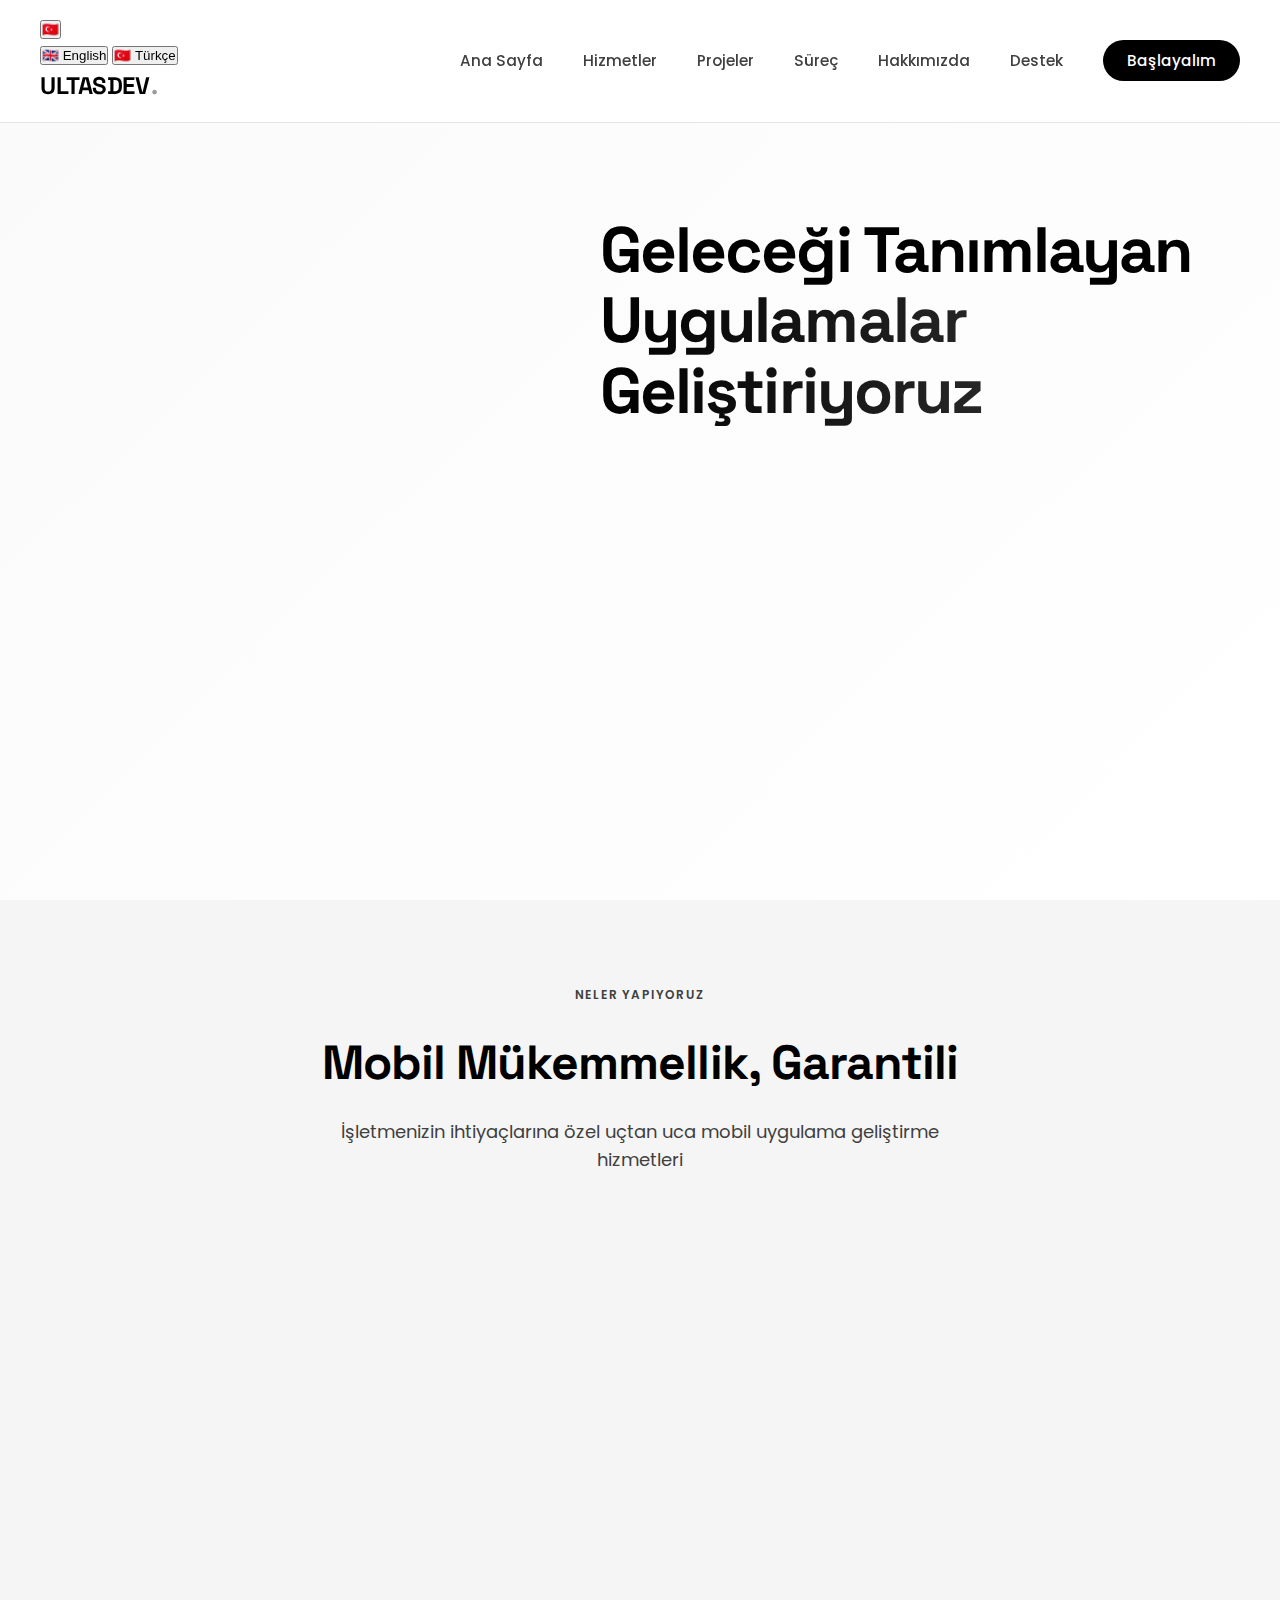
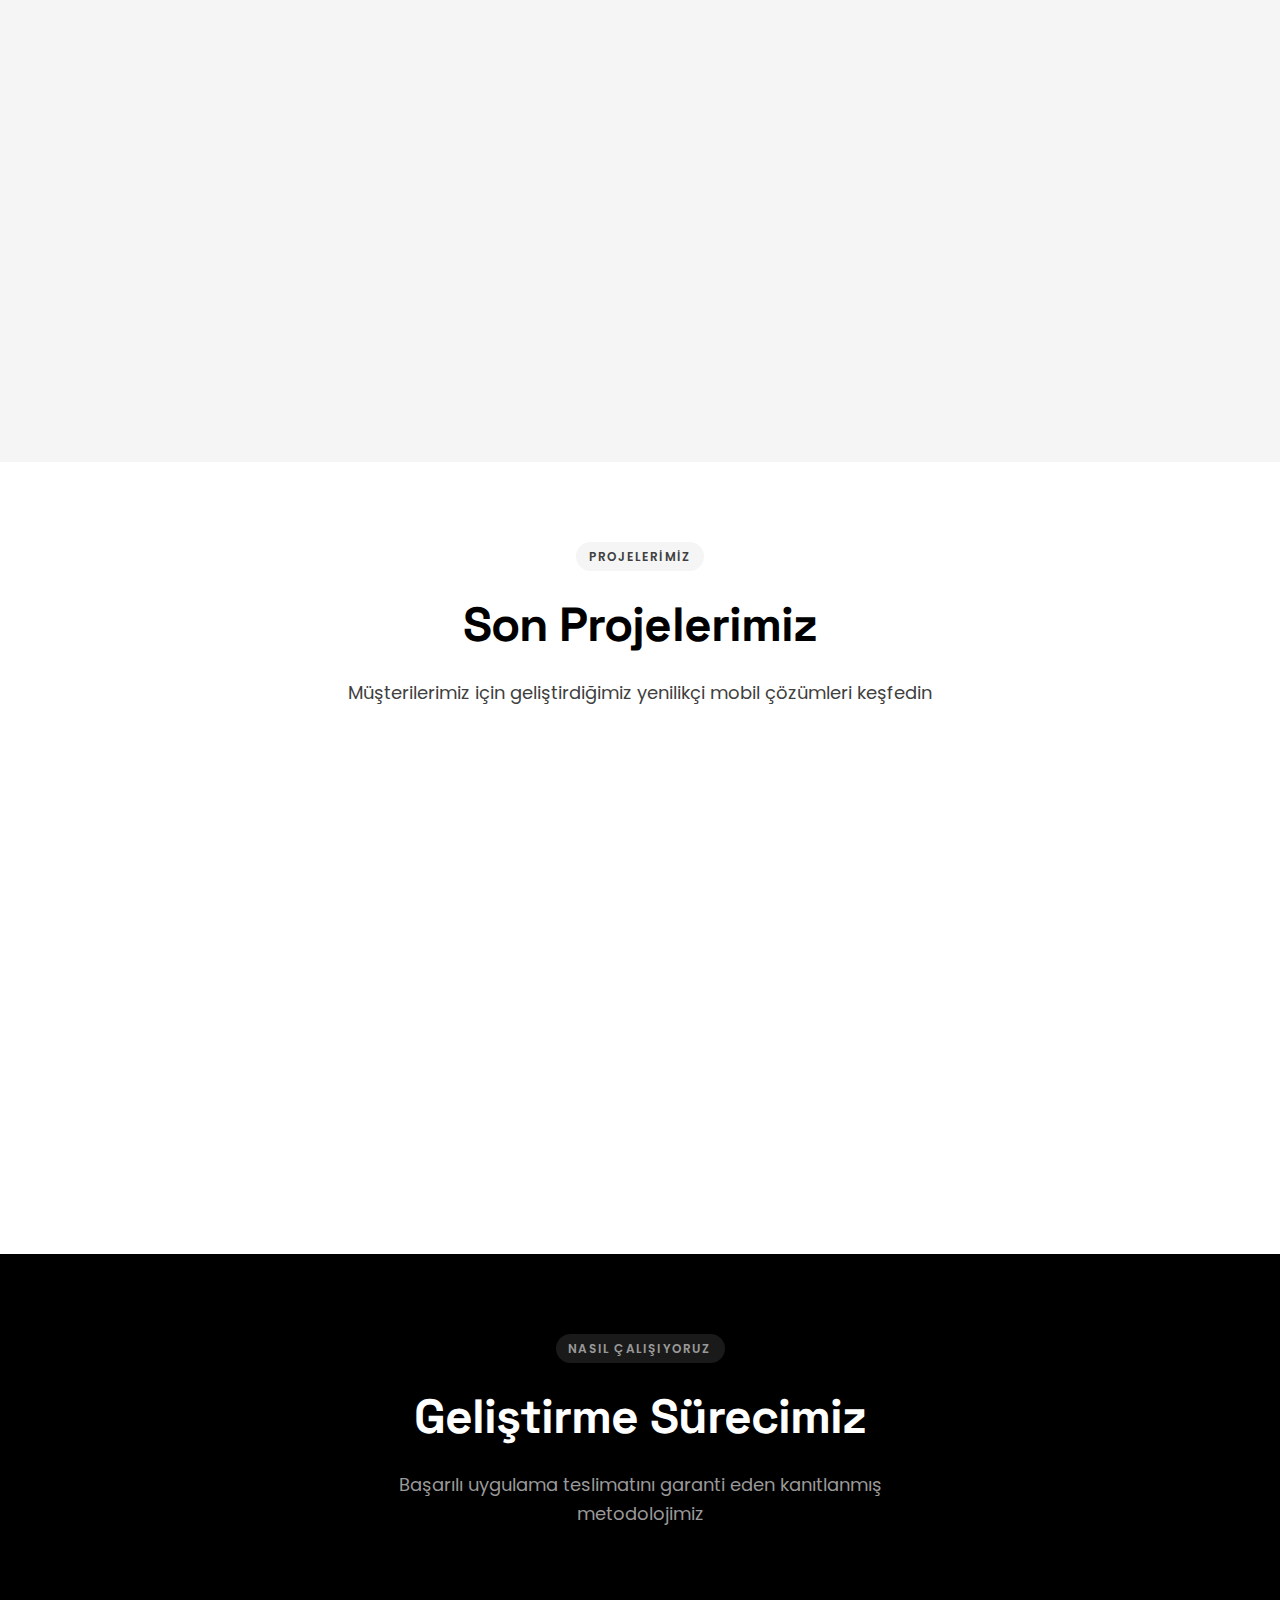
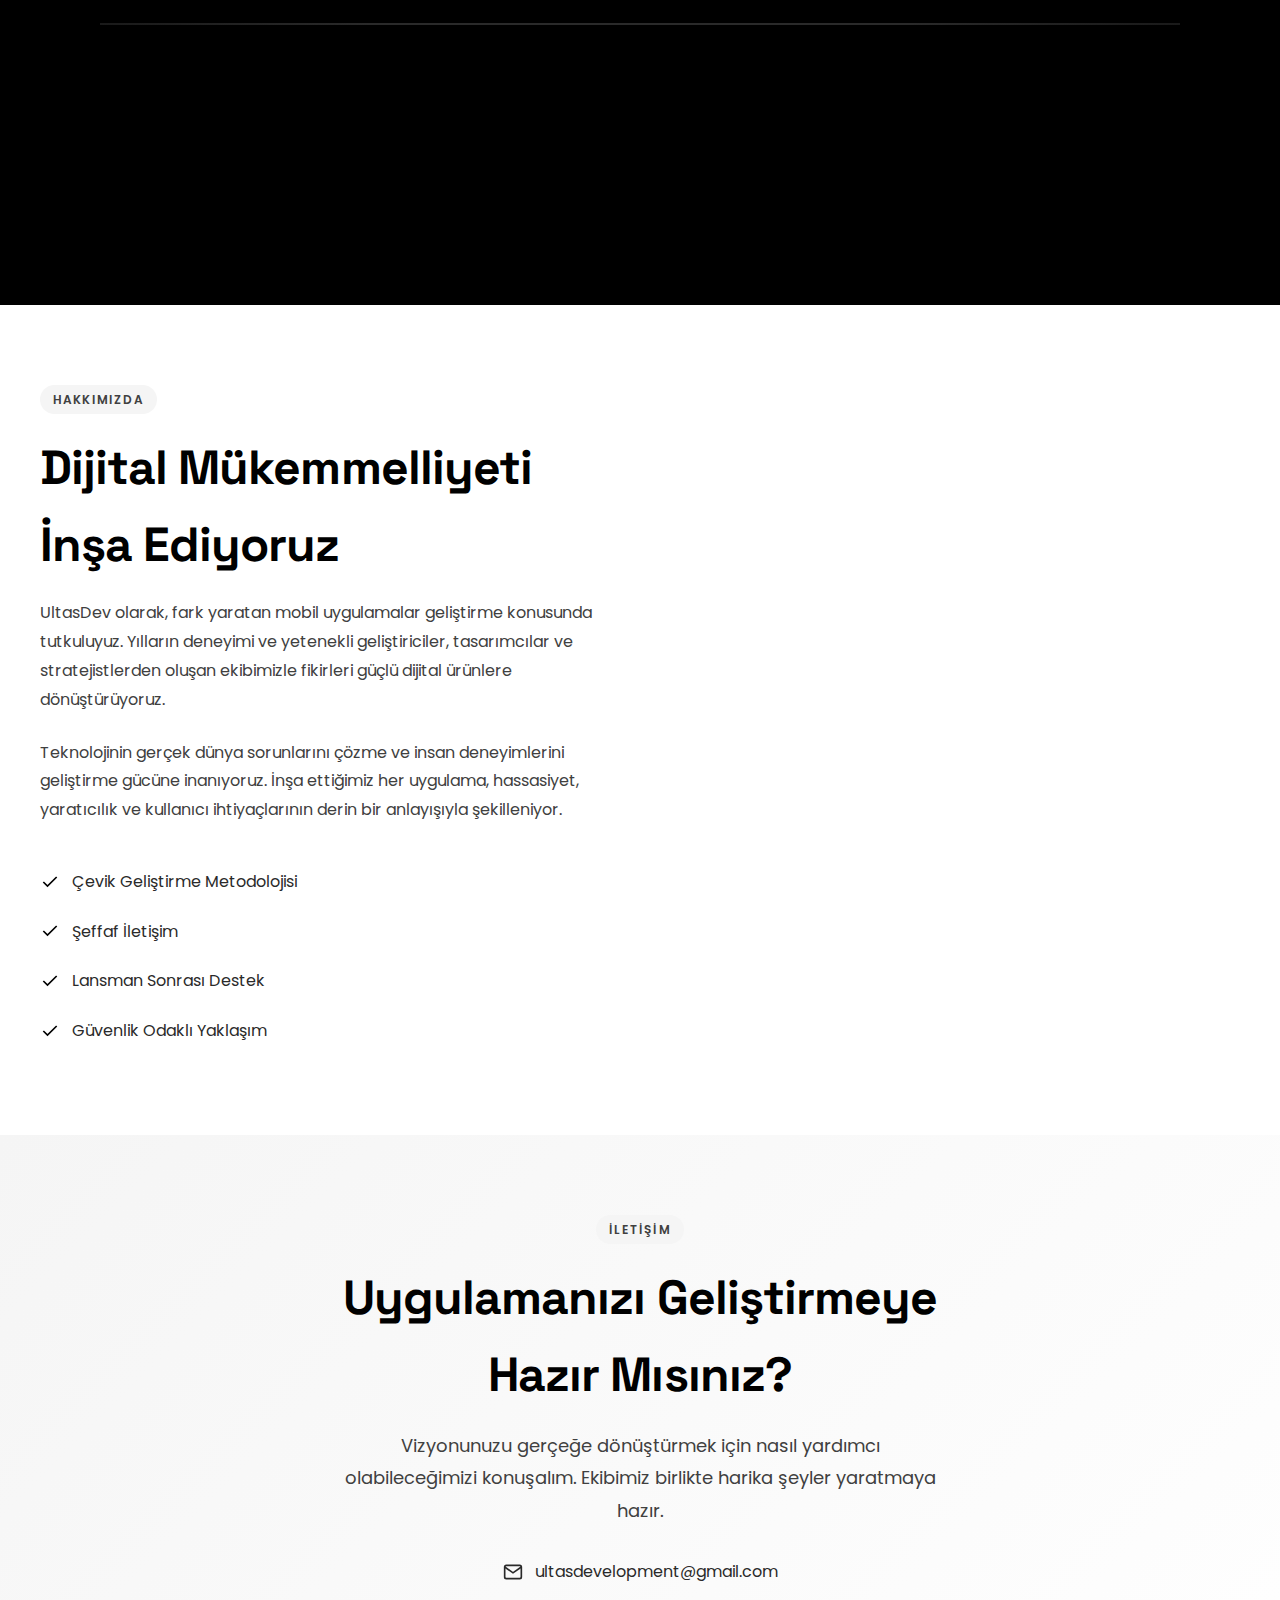
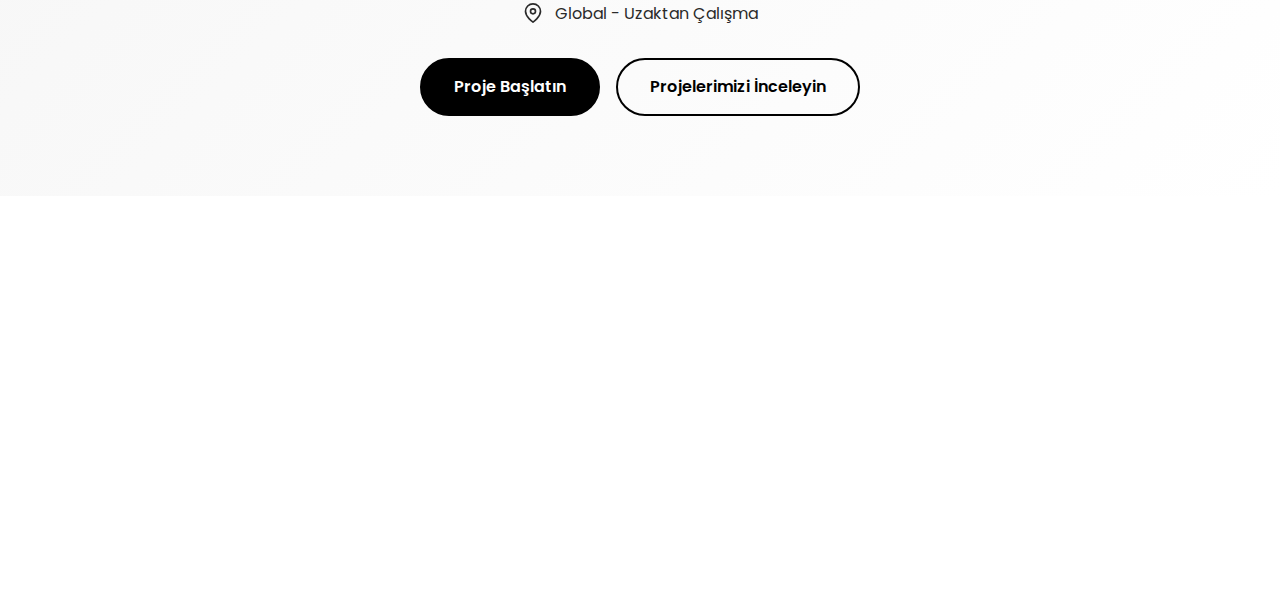
<file: index.html>
<!DOCTYPE html>
<html lang="en">
<head>
    <meta charset="UTF-8">
    <meta name="viewport" content="width=device-width, initial-scale=1.0">
    <title>UltasDev - Premium Mobil Uygulama Geliştirme</title>
    <link rel="stylesheet" href="style.css">
    <link rel="preconnect" href="https://fonts.googleapis.com">
    <link rel="preconnect" href="https://fonts.gstatic.com" crossorigin>
    <link href="https://fonts.googleapis.com/css2?family=Poppins:wght@300;400;500;600;700;800&family=Space+Grotesk:wght@400;500;600;700&display=swap" rel="stylesheet">
</head>
<body>
    <header class="header">
        <nav class="navbar">
            <div class="container">
                <div class="nav-wrapper">
                    <div class="nav-left">
                        <div class="language-selector">
                            <button class="language-trigger" id="languageTrigger" aria-label="Select language">
                                <span class="flag-icon" id="currentFlag">🇹🇷</span>
                            </button>
                            <div class="language-dropdown" id="languageDropdown">
                                <button class="language-option" data-lang="en">
                                    <span class="flag-icon">🇬🇧</span>
                                    <span class="lang-name">English</span>
                                </button>
                                <button class="language-option" data-lang="tr">
                                    <span class="flag-icon">🇹🇷</span>
                                    <span class="lang-name">Türkçe</span>
                                </button>
                            </div>
                        </div>
                        <a href="#" class="logo">
                            <span class="logo-text">ULTASDEV</span>
                            <span class="logo-dot">.</span>
                        </a>
                    </div>
                    <button class="mobile-menu-toggle" id="mobileMenuToggle">
                        <span class="hamburger-line"></span>
                        <span class="hamburger-line"></span>
                        <span class="hamburger-line"></span>
                    </button>
                    <ul class="nav-menu" id="navMenu">
                        <li><a href="#home" class="nav-link" data-i18n="nav.home">Ana Sayfa</a></li>
                        <li><a href="#services" class="nav-link" data-i18n="nav.services">Hizmetler</a></li>
                        <li><a href="#portfolio" class="nav-link" data-i18n="nav.portfolio">Projeler</a></li>
                        <li><a href="#process" class="nav-link" data-i18n="nav.process">Süreç</a></li>
                        <li><a href="#about" class="nav-link" data-i18n="nav.about">Hakkımızda</a></li>
                        <li><a href="support.html" class="nav-link" data-i18n="nav.support">Destek</a></li>
                        <li><a href="#contact" class="nav-link nav-cta" data-i18n="nav.contact">Başlayalım</a></li>
                    </ul>
                </div>
            </div>
        </nav>
    </header>

    <main>
        <section id="home" class="hero">
            <div class="container">
                <div class="hero-content">
                    <div class="hero-badge" data-i18n="hero.badge">MOBİL UYGULAMA UZMANLARI</div>
                    <h1 class="hero-title">
                        <span data-i18n="hero.title.1">Geleceği Tanımlayan</span>
                        <span class="hero-highlight" data-i18n="hero.title.2">Uygulamalar Geliştiriyoruz</span>
                    </h1>
                    <p class="hero-description" data-i18n="hero.description">
                        Vizyonunuzu güçlü mobil deneyimlere dönüştürüyoruz. Kullanıcıların sevdiği ve işletmelerin güvendiği premium iOS ve Android uygulamaları geliştiriyoruz.
                    </p>
                    <div class="hero-actions">
                        <a href="#contact" class="btn btn-primary" data-i18n="hero.btn.start">Projenizi Başlatın</a>
                        <a href="#portfolio" class="btn btn-secondary" data-i18n="hero.btn.work">Çalışmalarımız</a>
                    </div>
                    <div class="hero-stats">
                        <div class="stat">
                            <div class="stat-number" data-i18n="hero.stat.1.number">50+</div>
                            <div class="stat-label" data-i18n="hero.stat.1.label">Teslim Edilen Uygulama</div>
                        </div>
                        <div class="stat">
                            <div class="stat-number" data-i18n="hero.stat.2.number">2M+</div>
                            <div class="stat-label" data-i18n="hero.stat.2.label">Aktif Kullanıcı</div>
                        </div>
                        <div class="stat">
                            <div class="stat-number" data-i18n="hero.stat.3.number">98%</div>
                            <div class="stat-label" data-i18n="hero.stat.3.label">Müşteri Memnuniyeti</div>
                        </div>
                    </div>
                </div>
                <div class="hero-visual">
                    <div class="floating-phone">
                        <div class="phone-frame">
                            <div class="phone-power-button"></div>
                            <div class="phone-screen">
                                <div class="dynamic-island"></div>
                                <div class="phone-screen-content">
                                <!-- Status Bar -->
                                <div class="phone-status-bar">
                                    <span class="time">9:41</span>
                                    <div class="status-icons">
                                        <svg width="16" height="16" viewBox="0 0 24 24" fill="currentColor">
                                            <path d="M1 9l2-2v8a2 2 0 002 2h14a2 2 0 002-2V7l2 2V6l-3-3h-6l-3 3-3-3H2L-1 6v3l2-2z"/>
                                        </svg>
                                        <svg width="16" height="16" viewBox="0 0 24 24" fill="currentColor">
                                            <path d="M2 17h20v2H2zm1.15-4.05L4 11.47l.85 1.48 1.3-.75-.85-1.48H7v-1.5H5.3l.85-1.48L4.85 7 4 8.47 3.15 7l-1.3.75.85 1.48H1v1.5h1.7l-.85 1.48 1.3.75zm6.7-.75l1.48.85 1.48-.85-.85-1.48H14v-1.5h-2.05l.85-1.48-1.48-.85L10 8.47 8.68 7l-1.48.85.85 1.48H6v1.5h2.05l-.85 1.48zm8 0l1.48.85 1.48-.85-.85-1.48H22v-1.5h-2.05l.85-1.48-1.48-.85L18 8.47 16.68 7l-1.48.85.85 1.48H14v1.5h2.05l-.85 1.48z"/>
                                        </svg>
                                        <svg width="16" height="16" viewBox="0 0 24 24" fill="currentColor">
                                            <path d="M2 7v10c0 .55.45 1 1 1h18c.55 0 1-.45 1-1V7c0-.55-.45-1-1-1H3c-.55 0-1 .45-1 1zm18 3v6H4v-6h16z"/>
                                        </svg>
                                    </div>
                                </div>
                                <!-- App Header -->
                                <div class="phone-app-header">
                                    <h3 class="app-title">ULTASDEV</h3>
                                    <p class="app-subtitle">Premium Mobil Çözümler</p>
                                </div>
                                <!-- App Content -->
                                <div class="phone-app-content">
                                    <div class="app-card">
                                        <div class="app-card-icon">📱</div>
                                        <div class="app-card-text">
                                            <h4>iOS Geliştirme</h4>
                                            <p>Swift & SwiftUI</p>
                                        </div>
                                    </div>
                                    <div class="app-card">
                                        <div class="app-card-icon">🤖</div>
                                        <div class="app-card-text">
                                            <h4>Android</h4>
                                            <p>Kotlin & Compose</p>
                                        </div>
                                    </div>
                                    <div class="app-card">
                                        <div class="app-card-icon">🎨</div>
                                        <div class="app-card-text">
                                            <h4>UI/UX Tasarım</h4>
                                            <p>Modern Arayüzler</p>
                                        </div>
                                    </div>
                                    <div class="app-card">
                                        <div class="app-card-icon">⚡</div>
                                        <div class="app-card-text">
                                            <h4>Hızlı Teslimat</h4>
                                            <p>Zamanında Proje</p>
                                        </div>
                                    </div>
                                </div>
                                <!-- App Bottom Nav -->
                                <div class="phone-app-nav">
                                    <div class="nav-item active">
                                        <svg width="20" height="20" viewBox="0 0 24 24" fill="currentColor">
                                            <path d="M10 20v-6h4v6h5v-8h3L12 3 2 12h3v8z"/>
                                        </svg>
                                    </div>
                                    <div class="nav-item">
                                        <svg width="20" height="20" viewBox="0 0 24 24" fill="currentColor">
                                            <path d="M12 2C6.48 2 2 6.48 2 12s4.48 10 10 10 10-4.48 10-10S17.52 2 12 2zm-2 15l-5-5 1.41-1.41L10 14.17l7.59-7.59L19 8l-9 9z"/>
                                        </svg>
                                    </div>
                                    <div class="nav-item">
                                        <svg width="20" height="20" viewBox="0 0 24 24" fill="currentColor">
                                            <path d="M12 2C6.48 2 2 6.48 2 12s4.48 10 10 10 10-4.48 10-10S17.52 2 12 2zm-2 15l-5-5 1.41-1.41L10 14.17l7.59-7.59L19 8l-9 9z"/>
                                        </svg>
                                    </div>
                                    <div class="nav-item">
                                        <svg width="20" height="20" viewBox="0 0 24 24" fill="currentColor">
                                            <path d="M12 12c2.21 0 4-1.79 4-4s-1.79-4-4-4-4 1.79-4 4 1.79 4 4 4zm0 2c-2.67 0-8 1.34-8 4v2h16v-2c0-2.66-5.33-4-8-4z"/>
                                        </svg>
                                    </div>
                                </div>
                                </div>
                            </div>
                        </div>
                    </div>
                </div>
            </div>
        </section>

        <section id="services" class="services">
            <div class="container">
                <div class="section-header">
                    <div class="section-badge" data-i18n="services.badge">NELER YAPIYORUZ</div>
                    <h2 class="section-title" data-i18n="services.title">Mobil Mükemmellik, Garantili</h2>
                    <p class="section-description" data-i18n="services.description">
                        İşletmenizin ihtiyaçlarına özel uçtan uca mobil uygulama geliştirme hizmetleri
                    </p>
                </div>
                <div class="services-grid">
                    <div class="service-card">
                        <div class="service-icon">
                            <svg viewBox="0 0 24 24" fill="none" stroke="currentColor" stroke-width="2" stroke-linecap="round" stroke-linejoin="round">
                                <rect x="5" y="2" width="14" height="20" rx="2" ry="2"></rect>
                                <line x1="12" y1="18" x2="12.01" y2="18"></line>
                            </svg>
                        </div>
                        <h3 class="service-title" data-i18n="services.ios.title">iOS Geliştirme</h3>
                        <p class="service-description" data-i18n="services.ios.description">Optimal performans ve kullanıcı deneyimi için Swift ve SwiftUI ile geliştirilen native iOS uygulamaları</p>
                        <ul class="service-features">
                            <li data-i18n="services.ios.feature.1">Swift & SwiftUI</li>
                            <li data-i18n="services.ios.feature.2">App Store Optimizasyonu</li>
                            <li data-i18n="services.ios.feature.3">iOS Tasarım Standartları</li>
                        </ul>
                    </div>
                    <div class="service-card">
                        <div class="service-icon">
                            <svg viewBox="0 0 24 24" fill="none" stroke="currentColor" stroke-width="2" stroke-linecap="round" stroke-linejoin="round">
                                <rect x="5" y="2" width="14" height="20" rx="2" ry="2"></rect>
                                <line x1="12" y1="18" x2="12.01" y2="18"></line>
                            </svg>
                        </div>
                        <h3 class="service-title" data-i18n="services.android.title">Android Geliştirme</h3>
                        <p class="service-description" data-i18n="services.android.description">Kotlin ve modern mimari desenler kullanarak yüksek performanslı Android uygulamaları</p>
                        <ul class="service-features">
                            <li data-i18n="services.android.feature.1">Kotlin & Jetpack Compose</li>
                            <li data-i18n="services.android.feature.2">Material Design 3</li>
                            <li data-i18n="services.android.feature.3">Play Store Yayınlama</li>
                        </ul>
                    </div>
                    <div class="service-card">
                        <div class="service-icon">
                            <svg viewBox="0 0 24 24" fill="none" stroke="currentColor" stroke-width="2" stroke-linecap="round" stroke-linejoin="round">
                                <polyline points="22 12 18 12 15 21 9 3 6 12 2 12"></polyline>
                            </svg>
                        </div>
                        <h3 class="service-title" data-i18n="services.cross.title">Cross-Platform Uygulamalar</h3>
                        <p class="service-description" data-i18n="services.cross.description">React Native ve Flutter ile tek kod tabanından hızlı pazara sunulan çözümler</p>
                        <ul class="service-features">
                            <li data-i18n="services.cross.feature.1">React Native & Flutter</li>
                            <li data-i18n="services.cross.feature.2">Kod Yeniden Kullanımı</li>
                            <li data-i18n="services.cross.feature.3">Maliyet Etkin Çözümler</li>
                        </ul>
                    </div>
                    <div class="service-card">
                        <div class="service-icon">
                            <svg viewBox="0 0 24 24" fill="none" stroke="currentColor" stroke-width="2" stroke-linecap="round" stroke-linejoin="round">
                                <path d="M12 2L2 7l10 5 10-5-10-5z"></path>
                                <path d="M2 17l10 5 10-5"></path>
                                <path d="M2 12l10 5 10-5"></path>
                            </svg>
                        </div>
                        <h3 class="service-title" data-i18n="services.ui.title">UI/UX Tasarım</h3>
                        <p class="service-description" data-i18n="services.ui.description">Kullanıcıları memnun eden ve etkileşimi artıran güzel, sezgisel arayüzler</p>
                        <ul class="service-features">
                            <li data-i18n="services.ui.feature.1">Kullanıcı Araştırması</li>
                            <li data-i18n="services.ui.feature.2">Wireframe & Prototipleme</li>
                            <li data-i18n="services.ui.feature.3">Tasarım Sistemleri</li>
                        </ul>
                    </div>
                    <div class="service-card">
                        <div class="service-icon">
                            <svg viewBox="0 0 24 24" fill="none" stroke="currentColor" stroke-width="2" stroke-linecap="round" stroke-linejoin="round">
                                <polygon points="12 2 2 7 12 12 22 7 12 2"></polygon>
                                <polyline points="2 17 12 22 22 17"></polyline>
                                <polyline points="2 12 12 17 22 12"></polyline>
                            </svg>
                        </div>
                        <h3 class="service-title" data-i18n="services.backend.title">Backend Geliştirme</h3>
                        <p class="service-description" data-i18n="services.backend.description">Mobil uygulamalarınızı destekleyecek ölçeklenebilir, güvenli backend sistemleri ve API'ler</p>
                        <ul class="service-features">
                            <li data-i18n="services.backend.feature.1">RESTful & GraphQL API'ler</li>
                            <li data-i18n="services.backend.feature.2">Bulut Altyapısı</li>
                            <li data-i18n="services.backend.feature.3">Veritabanı Tasarımı</li>
                        </ul>
                    </div>
                    <div class="service-card">
                        <div class="service-icon">
                            <svg viewBox="0 0 24 24" fill="none" stroke="currentColor" stroke-width="2" stroke-linecap="round" stroke-linejoin="round">
                                <circle cx="12" cy="12" r="10"></circle>
                                <polyline points="12 6 12 12 16 14"></polyline>
                            </svg>
                        </div>
                        <h3 class="service-title" data-i18n="services.support.title">Bakım & Destek</h3>
                        <p class="service-description" data-i18n="services.support.description">Uygulamanızın güncel, güvenli ve en iyi performansta kalması için sürekli destek</p>
                        <ul class="service-features">
                            <li data-i18n="services.support.feature.1">Düzenli Güncellemeler</li>
                            <li data-i18n="services.support.feature.2">Performans İzleme</li>
                            <li data-i18n="services.support.feature.3">7/24 Destek</li>
                        </ul>
                    </div>
                </div>
            </div>
        </section>

        <section id="portfolio" class="portfolio">
            <div class="container">
                <div class="section-header">
                    <div class="section-badge" data-i18n="portfolio.badge">PROJELERİMİZ</div>
                    <h2 class="section-title" data-i18n="portfolio.title">Son Projelerimiz</h2>
                    <p class="section-description" data-i18n="portfolio.description">
                        Müşterilerimiz için geliştirdiğimiz yenilikçi mobil çözümleri keşfedin
                    </p>
                </div>
                <div class="portfolio-grid">
                    <div class="portfolio-item">
                        <div class="portfolio-image">
                            <div class="portfolio-placeholder">
                                <span>UZA</span>
                            </div>
                        </div>
                        <div class="portfolio-content">
                            <h3 data-i18n="portfolio.uza.title">HeightMax</h3>
                            <p data-i18n="portfolio.uza.description">Kişiselleştirilmiş egzersiz programları ve AI koçluk ile boy uzamasını ve duruş düzeltmeyi hedefleyen fitness uygulaması</p>
                            <div class="portfolio-tags">
                                <span class="tag" data-i18n="portfolio.uza.tag.1">Fitness & Sağlık</span>
                                <span class="tag" data-i18n="portfolio.uza.tag.2">iOS & Android</span>
                                <span class="tag" data-i18n="portfolio.uza.tag.3">Flutter</span>
                            </div>
                        </div>
                    </div>
                    <div class="portfolio-item">
                        <div class="portfolio-image">
                            <div class="portfolio-placeholder">
                                <span>STUDIX</span>
                                <div class="coming-soon-badge" data-i18n="portfolio.studix.tag.3">Yakında</div>
                            </div>
                        </div>
                        <div class="portfolio-content">
                            <h3 data-i18n="portfolio.studix.title">StudiX</h3>
                            <p data-i18n="portfolio.studix.description">Yakında</p>
                            <div class="portfolio-tags">
                                <span class="tag" data-i18n="portfolio.studix.tag.1">Yakında</span>
                            </div>
                        </div>
                    </div>
                    <div class="portfolio-item">
                        <div class="portfolio-image">
                            <div class="portfolio-placeholder">
                                <span>BILGECAN</span>
                                <div class="coming-soon-badge" data-i18n="portfolio.bilgecan.tag.3">Yakında</div>
                            </div>
                        </div>
                        <div class="portfolio-content">
                            <h3 data-i18n="portfolio.bilgecan.title">Bilgecan</h3>
                            <p data-i18n="portfolio.bilgecan.description">Yakında</p>
                            <div class="portfolio-tags">
                                <span class="tag" data-i18n="portfolio.bilgecan.tag.1">Yakında</span>
                            </div>
                        </div>
                    </div>
                </div>
            </div>
        </section>

        <section id="process" class="process">
            <div class="container">
                <div class="section-header">
                    <div class="section-badge" data-i18n="process.badge">NASIL ÇALIŞIYORUZ</div>
                    <h2 class="section-title" data-i18n="process.title">Geliştirme Sürecimiz</h2>
                    <p class="section-description" data-i18n="process.description">
                        Başarılı uygulama teslimatını garanti eden kanıtlanmış metodolojimiz
                    </p>
                </div>
                <div class="process-timeline">
                    <div class="process-step">
                        <div class="step-number">01</div>
                        <h3 class="step-title" data-i18n="process.step.1.title">Keşif & Strateji</h3>
                        <p class="step-description" data-i18n="process.step.1.description">İş hedeflerinizi, hedef kitlenizi ve pazarınızı derinlemesine analiz ederek kazanan bir strateji oluşturuyoruz</p>
                    </div>
                    <div class="process-step">
                        <div class="step-number">02</div>
                        <h3 class="step-title" data-i18n="process.step.2.title">Tasarım & Prototip</h3>
                        <p class="step-description" data-i18n="process.step.2.description">Markanızla uyumlu, sezgisel kullanıcı deneyimleri ve güzel arayüzler oluşturuyoruz</p>
                    </div>
                    <div class="process-step">
                        <div class="step-number">03</div>
                        <h3 class="step-title" data-i18n="process.step.3.title">Geliştirme</h3>
                        <p class="step-description" data-i18n="process.step.3.description">En son teknolojileri ve en iyi uygulamaları kullanarak temiz, ölçeklenebilir kod ile uygulamanızı inşa ediyoruz</p>
                    </div>
                    <div class="process-step">
                        <div class="step-number">04</div>
                        <h3 class="step-title" data-i18n="process.step.4.title">Test & Kalite Kontrol</h3>
                        <p class="step-description" data-i18n="process.step.4.description">Kusursuz performans ve kullanıcı deneyimi için tüm cihazlarda kapsamlı testler gerçekleştiriyoruz</p>
                    </div>
                    <div class="process-step">
                        <div class="step-number">05</div>
                        <h3 class="step-title" data-i18n="process.step.5.title">Yayınlama & Destek</h3>
                        <p class="step-description" data-i18n="process.step.5.description">Uygulama mağazalarına sorunsuz yayınlama ve sürekli başarı için devam eden destek</p>
                    </div>
                </div>
            </div>
        </section>

        <section id="about" class="about">
            <div class="container">
                <div class="about-content">
                    <div class="about-text">
                        <div class="section-badge" data-i18n="about.badge">HAKKIMIZDA</div>
                        <h2 class="section-title" data-i18n="about.title">Dijital Mükemmelliyeti İnşa Ediyoruz</h2>
                        <p class="about-description" data-i18n="about.description.1">
                            UltasDev olarak, fark yaratan mobil uygulamalar geliştirme konusunda tutkuluyuz. Yılların deneyimi ve yetenekli geliştiriciler, tasarımcılar ve stratejistlerden oluşan ekibimizle fikirleri güçlü dijital ürünlere dönüştürüyoruz.
                        </p>
                        <p class="about-description" data-i18n="about.description.2">
                            Teknolojinin gerçek dünya sorunlarını çözme ve insan deneyimlerini geliştirme gücüne inanıyoruz. İnşa ettiğimiz her uygulama, hassasiyet, yaratıcılık ve kullanıcı ihtiyaçlarının derin bir anlayışıyla şekilleniyor.
                        </p>
                        <div class="about-features">
                            <div class="feature-item">
                                <svg class="feature-icon" viewBox="0 0 24 24" fill="none" stroke="currentColor" stroke-width="2">
                                    <polyline points="20 6 9 17 4 12"></polyline>
                                </svg>
                                <span data-i18n="about.feature.1">Çevik Geliştirme Metodolojisi</span>
                            </div>
                            <div class="feature-item">
                                <svg class="feature-icon" viewBox="0 0 24 24" fill="none" stroke="currentColor" stroke-width="2">
                                    <polyline points="20 6 9 17 4 12"></polyline>
                                </svg>
                                <span data-i18n="about.feature.2">Şeffaf İletişim</span>
                            </div>
                            <div class="feature-item">
                                <svg class="feature-icon" viewBox="0 0 24 24" fill="none" stroke="currentColor" stroke-width="2">
                                    <polyline points="20 6 9 17 4 12"></polyline>
                                </svg>
                                <span data-i18n="about.feature.3">Lansman Sonrası Destek</span>
                            </div>
                            <div class="feature-item">
                                <svg class="feature-icon" viewBox="0 0 24 24" fill="none" stroke="currentColor" stroke-width="2">
                                    <polyline points="20 6 9 17 4 12"></polyline>
                                </svg>
                                <span data-i18n="about.feature.4">Güvenlik Odaklı Yaklaşım</span>
                            </div>
                        </div>
                    </div>
                    <div class="about-stats">
                        <div class="stat-card">
                            <div class="stat-value" data-i18n="about.stat.1.value">5+</div>
                            <div class="stat-label" data-i18n="about.stat.1.label">Yıllık Deneyim</div>
                        </div>
                        <div class="stat-card">
                            <div class="stat-value" data-i18n="about.stat.2.value">100%</div>
                            <div class="stat-label" data-i18n="about.stat.2.label">Proje Başarı Oranı</div>
                        </div>
                        <div class="stat-card">
                            <div class="stat-value" data-i18n="about.stat.3.value">7/24</div>
                            <div class="stat-label" data-i18n="about.stat.3.label">Destek Hizmeti</div>
                        </div>
                        <div class="stat-card">
                            <div class="stat-value" data-i18n="about.stat.4.value">15+</div>
                            <div class="stat-label" data-i18n="about.stat.4.label">Uzman Geliştirici</div>
                        </div>
                    </div>
                </div>
            </div>
        </section>

        <section id="contact" class="contact">
            <div class="container">
                <div class="contact-content">
                    <div class="contact-text">
                        <div class="section-badge" data-i18n="contact.badge">İLETİŞİM</div>
                        <h2 class="section-title" data-i18n="contact.title">Uygulamanızı Geliştirmeye Hazır Mısınız?</h2>
                        <p class="contact-description" data-i18n="contact.description">
                            Vizyonunuzu gerçeğe dönüştürmek için nasıl yardımcı olabileceğimizi konuşalım. Ekibimiz birlikte harika şeyler yaratmaya hazır.
                        </p>
                        <div class="contact-info">
                            <a href="mailto:ultasdevelopment@gmail.com" class="contact-link">
                                <svg class="contact-icon" viewBox="0 0 24 24" fill="none" stroke="currentColor" stroke-width="2">
                                    <path d="M4 4h16c1.1 0 2 .9 2 2v12c0 1.1-.9 2-2 2H4c-1.1 0-2-.9-2-2V6c0-1.1.9-2 2-2z"></path>
                                    <polyline points="22,6 12,13 2,6"></polyline>
                                </svg>
                                <span data-i18n="contact.email">ultasdevelopment@gmail.com</span>
                            </a>
                            <div class="contact-link">
                                <svg class="contact-icon" viewBox="0 0 24 24" fill="none" stroke="currentColor" stroke-width="2">
                                    <path d="M21 10c0 7-9 13-9 13s-9-6-9-13a9 9 0 0 1 18 0z"></path>
                                    <circle cx="12" cy="10" r="3"></circle>
                                </svg>
                                <span data-i18n="contact.location">Global - HeightMaxktan Çalışma</span>
                            </div>
                        </div>
                        <div class="contact-cta">
                            <a href="mailto:ultasdevelopment@gmail.com" class="btn btn-primary" data-i18n="contact.btn.start">Proje Başlatın</a>
                            <a href="#portfolio" class="btn btn-secondary" data-i18n="contact.btn.portfolio">Projelerimizi İnceleyin</a>
                        </div>
                    </div>
                </div>
            </div>
        </section>
    </main>

    <footer class="footer">
        <div class="container">
            <div class="footer-content">
                <div class="footer-brand">
                    <div class="footer-logo">ULTASDEV.</div>
                    <p class="footer-tagline" data-i18n="footer.tagline">Geleceği inşa ediyoruz, birer uygulama ile.</p>
                </div>
                <div class="footer-links">
                    <div class="footer-column">
                        <h4 data-i18n="footer.company.title">Şirket</h4>
                        <ul>
                            <li><a href="#about" data-i18n="footer.company.about">Hakkımızda</a></li>
                            <li><a href="#portfolio" data-i18n="footer.company.projects">Projeler</a></li>
                            <li><a href="#process" data-i18n="footer.company.process">Süreç</a></li>
                            <li><a href="#contact" data-i18n="footer.company.contact">İletişim</a></li>
                        </ul>
                    </div>
                    <div class="footer-column">
                        <h4 data-i18n="footer.services.title">Hizmetler</h4>
                        <ul>
                            <li><a href="#services" data-i18n="footer.services.ios">iOS Geliştirme</a></li>
                            <li><a href="#services" data-i18n="footer.services.android">Android Geliştirme</a></li>
                            <li><a href="#services" data-i18n="footer.services.ui">UI/UX Tasarım</a></li>
                            <li><a href="#services" data-i18n="footer.services.consulting">Danışmanlık</a></li>
                        </ul>
                    </div>
                    <div class="footer-column">
                        <h4 data-i18n="footer.legal.title">Yasal</h4>
                        <ul>
                            <li><a href="uza/privacy-policy.html" data-i18n="footer.legal.privacy">Gizlilik Politikası</a></li>
                            <li><a href="uza/terms-of-service.html" data-i18n="footer.legal.terms">Kullanım Koşulları</a></li>
                        </ul>
                    </div>
                </div>
            </div>
            <div class="footer-bottom">
                <p data-i18n="footer.copyright">&copy; 2025 UltasDev. Tüm hakları saklıdır.</p>
                <div class="footer-social">
                    <a href="#" aria-label="Twitter">
                        <svg width="20" height="20" viewBox="0 0 24 24" fill="currentColor">
                            <path d="M23.953 4.57a10 10 0 01-2.825.775 4.958 4.958 0 002.163-2.723c-.951.555-2.005.959-3.127 1.184a4.92 4.92 0 00-8.384 4.482C7.69 8.095 4.067 6.13 1.64 3.162a4.822 4.822 0 00-.666 2.475c0 1.71.87 3.213 2.188 4.096a4.904 4.904 0 01-2.228-.616v.06a4.923 4.923 0 003.946 4.827 4.996 4.996 0 01-2.212.085 4.936 4.936 0 004.604 3.417 9.867 9.867 0 01-6.102 2.105c-.39 0-.779-.023-1.17-.067a13.995 13.995 0 007.557 2.209c9.053 0 13.998-7.496 13.998-13.985 0-.21 0-.42-.015-.63A9.935 9.935 0 0024 4.59z"/>
                        </svg>
                    </a>
                    <a href="#" aria-label="LinkedIn">
                        <svg width="20" height="20" viewBox="0 0 24 24" fill="currentColor">
                            <path d="M20.447 20.452h-3.554v-5.569c0-1.328-.027-3.037-1.852-3.037-1.853 0-2.136 1.445-2.136 2.939v5.667H9.351V9h3.414v1.561h.046c.477-.9 1.637-1.85 3.37-1.85 3.601 0 4.267 2.37 4.267 5.455v6.286zM5.337 7.433c-1.144 0-2.063-.926-2.063-2.065 0-1.138.92-2.063 2.063-2.063 1.14 0 2.064.925 2.064 2.063 0 1.139-.925 2.065-2.064 2.065zm1.782 13.019H3.555V9h3.564v11.452zM22.225 0H1.771C.792 0 0 .774 0 1.729v20.542C0 23.227.792 24 1.771 24h20.451C23.2 24 24 23.227 24 22.271V1.729C24 .774 23.2 0 22.222 0h.003z"/>
                        </svg>
                    </a>
                    <a href="#" aria-label="GitHub">
                        <svg width="20" height="20" viewBox="0 0 24 24" fill="currentColor">
                            <path d="M12 0c-6.626 0-12 5.373-12 12 0 5.302 3.438 9.8 8.207 11.387.599.111.793-.261.793-.577v-2.234c-3.338.726-4.033-1.416-4.033-1.416-.546-1.387-1.333-1.756-1.333-1.756-1.089-.745.083-.729.083-.729 1.205.084 1.839 1.237 1.839 1.237 1.07 1.834 2.807 1.304 3.492.997.107-.775.418-1.305.762-1.604-2.665-.305-5.467-1.334-5.467-5.931 0-1.311.469-2.381 1.236-3.221-.124-.303-.535-1.524.117-3.176 0 0 1.008-.322 3.301 1.23.957-.266 1.983-.399 3.003-.404 1.02.005 2.047.138 3.006.404 2.291-1.552 3.297-1.23 3.297-1.23.653 1.653.242 2.874.118 3.176.77.84 1.235 1.911 1.235 3.221 0 4.609-2.807 5.624-5.479 5.921.43.372.823 1.102.823 2.222v3.293c0 .319.192.694.801.576 4.765-1.589 8.199-6.086 8.199-11.386 0-6.627-5.373-12-12-12z"/>
                        </svg>
                    </a>
                </div>
            </div>
        </div>
    </footer>

    <script src="script.js"></script>
</body>
</html>
</file>
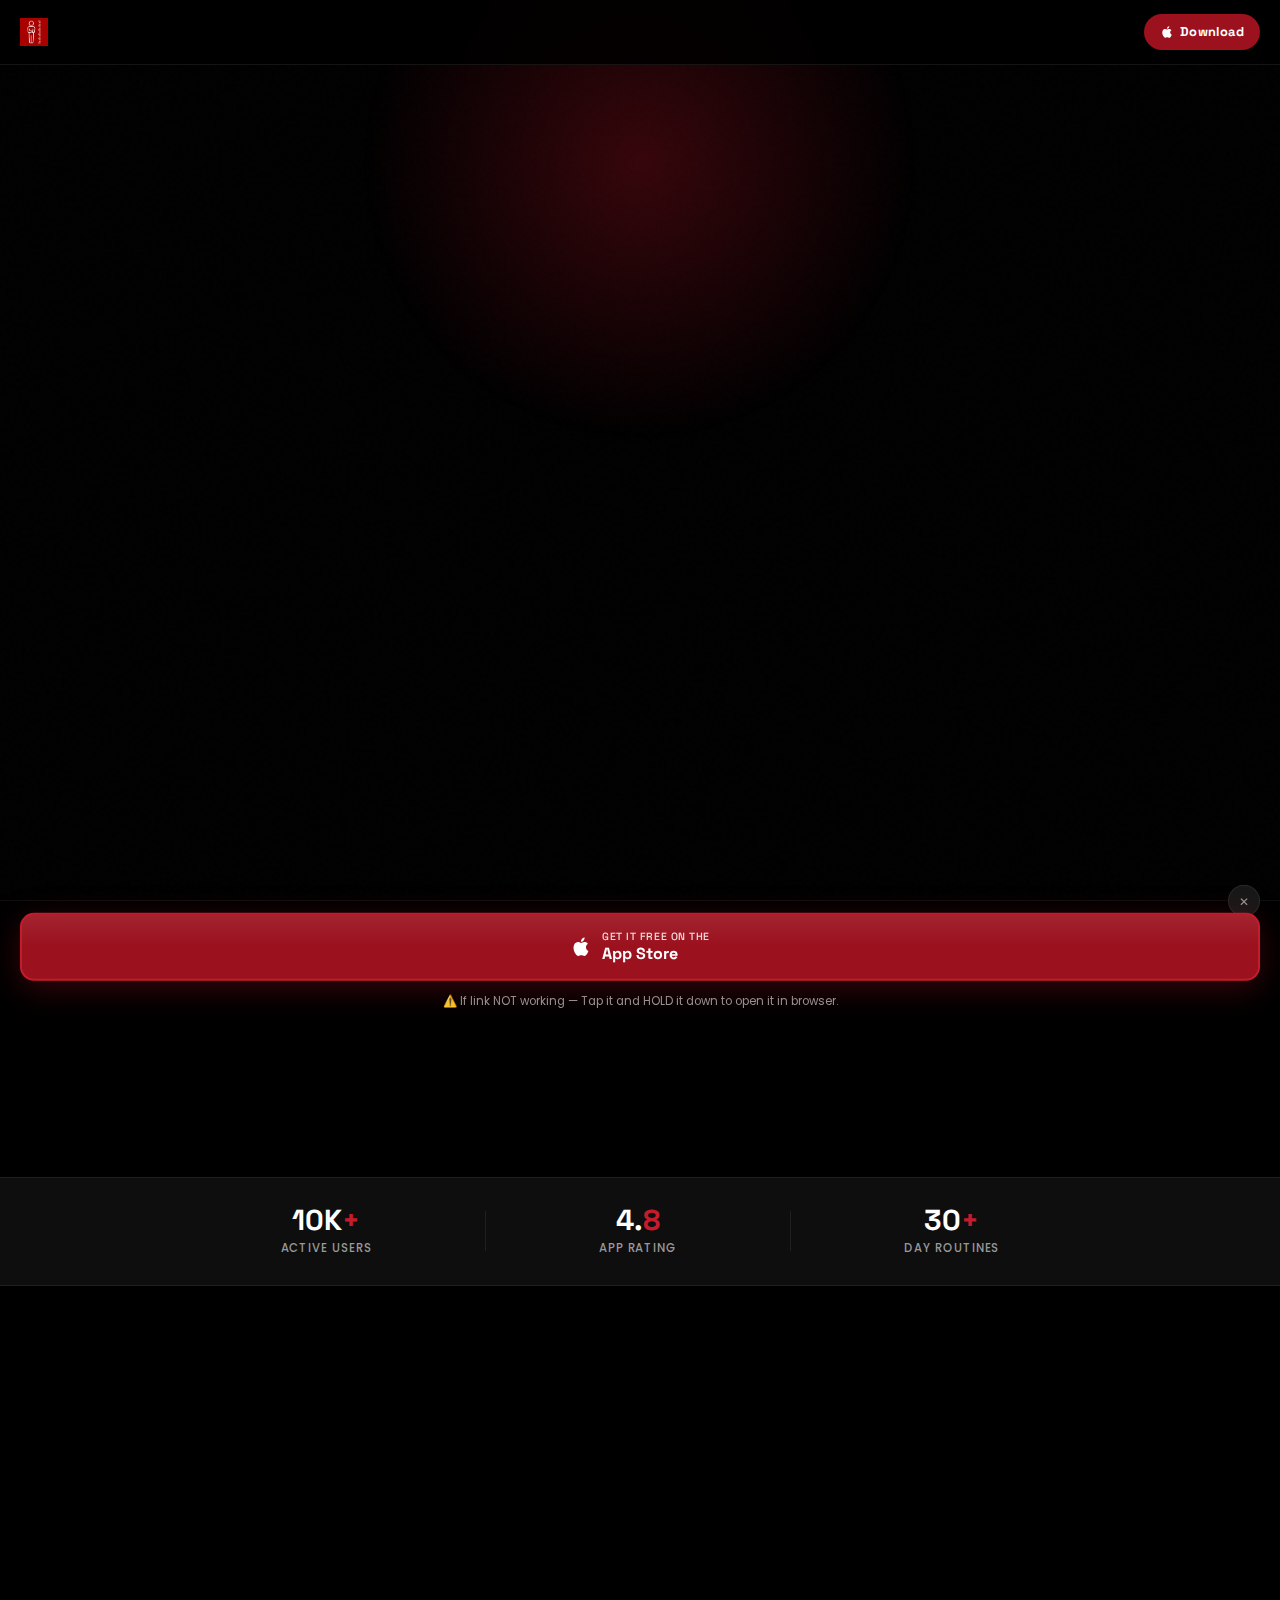
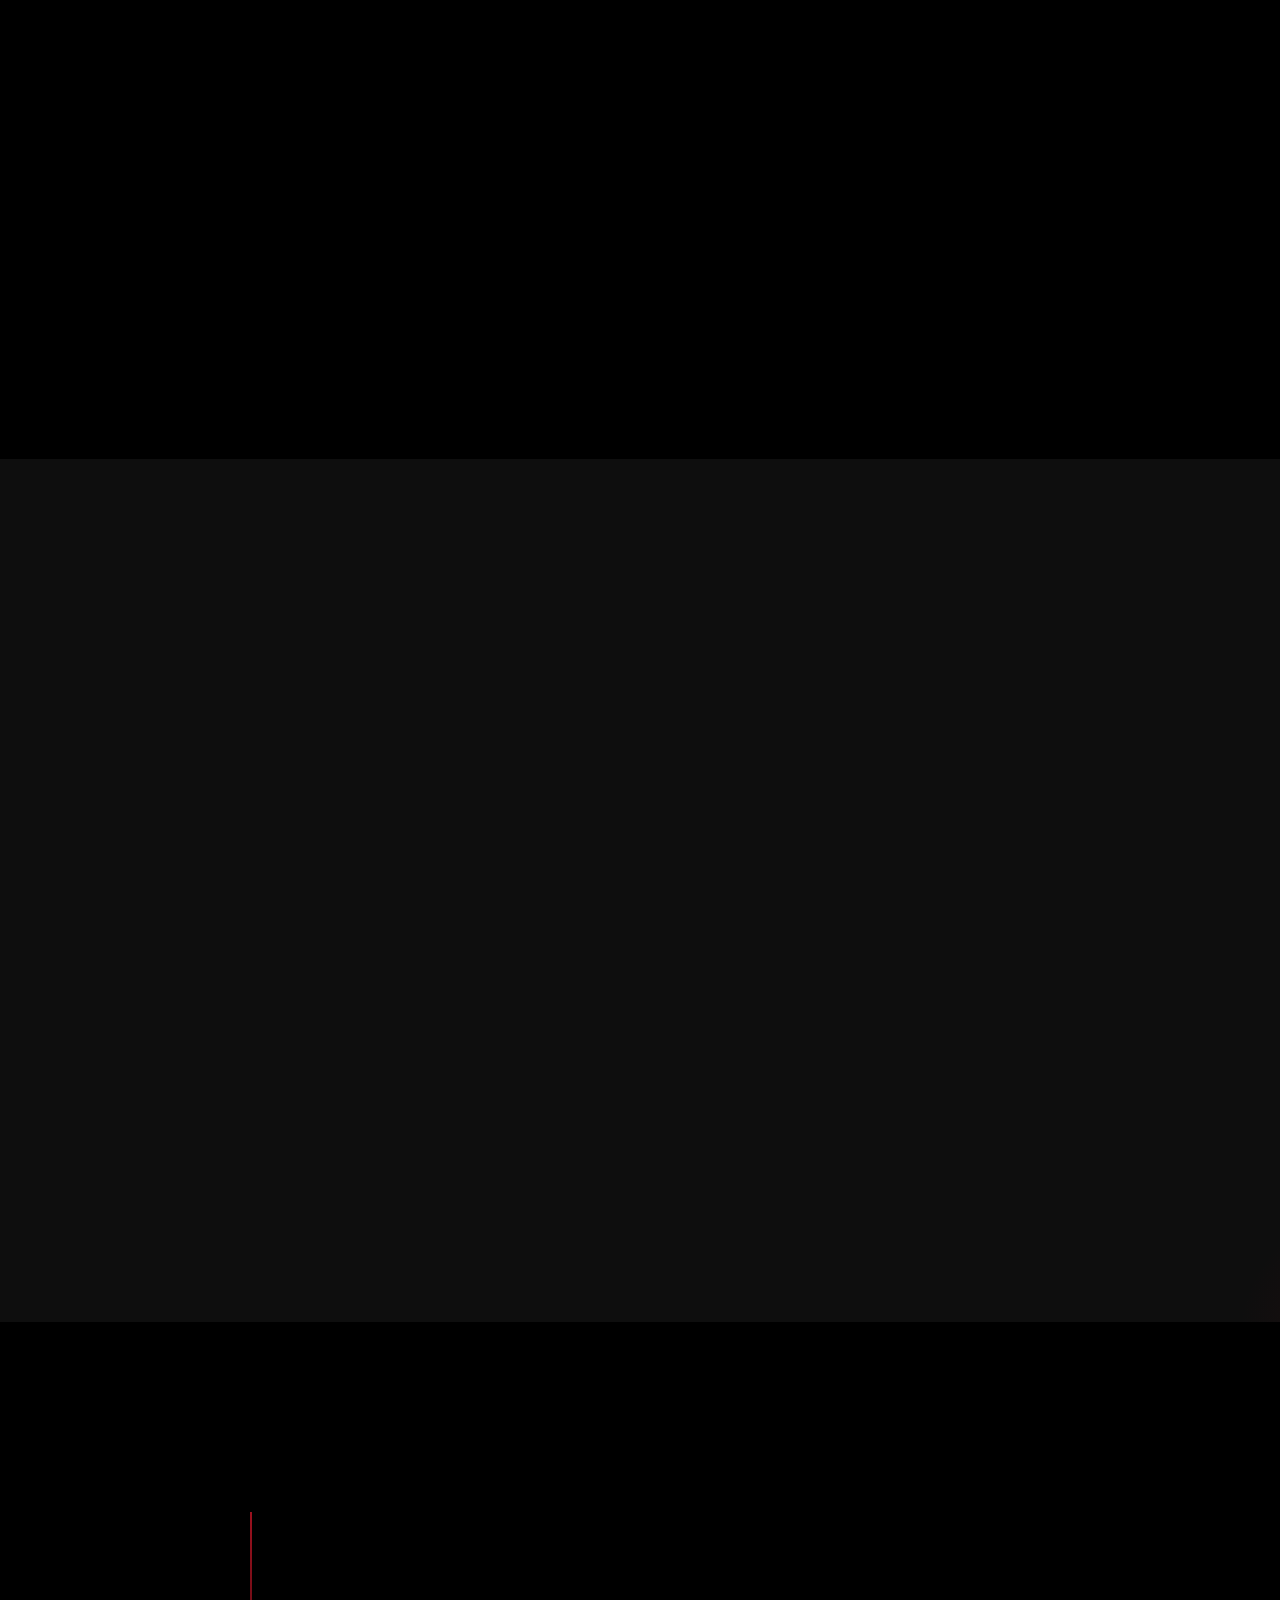
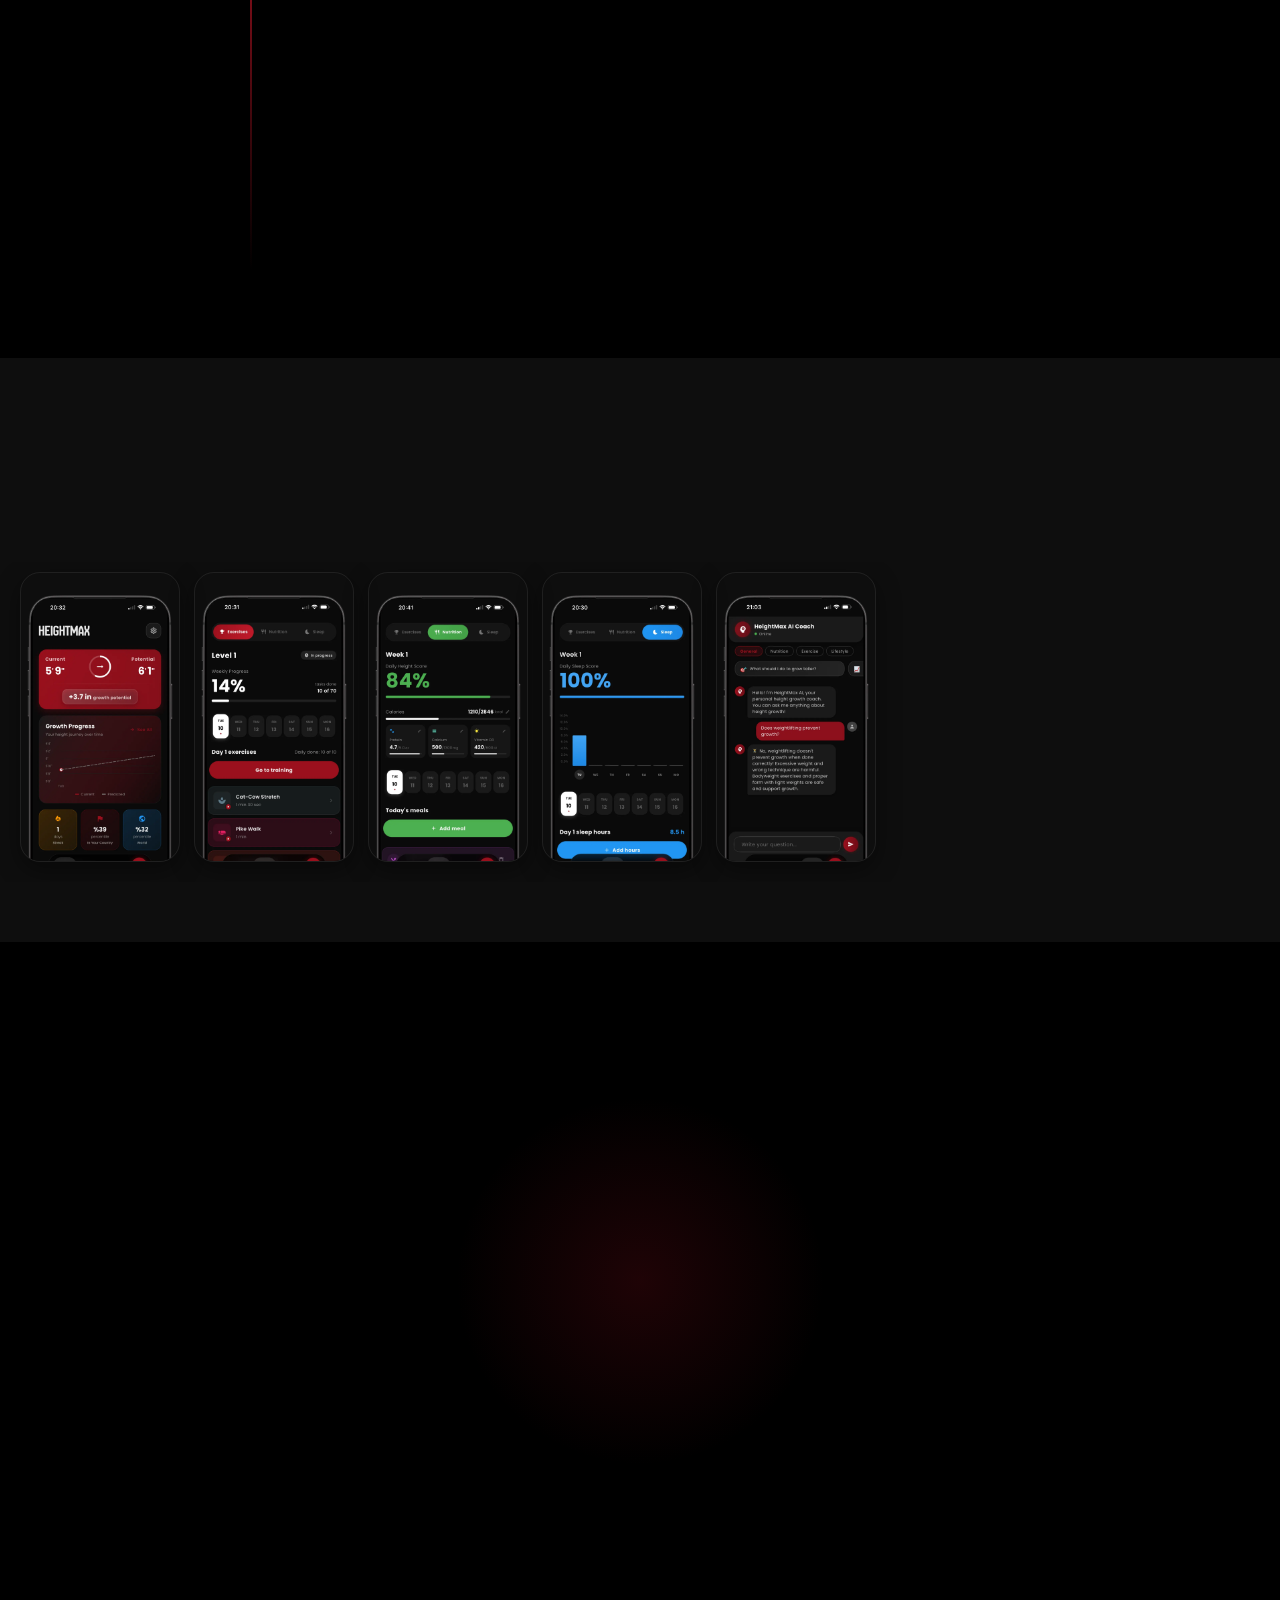
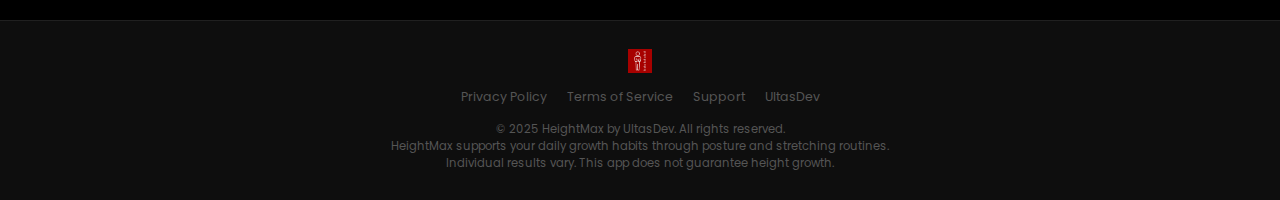
<file: heightmax/index.html>
<!DOCTYPE html>
<html lang="en">
<head>
    <meta charset="UTF-8">
    <meta name="viewport" content="width=device-width, initial-scale=1.0, maximum-scale=1.0">
    <title>HeightMax — Support Your Growth Journey</title>
    <meta name="description" content="HeightMax helps you build better daily habits through personalized stretching, posture routines, and progress tracking. Start your growth journey today.">
    <meta name="theme-color" content="#000000">

    <!-- Open Graph -->
    <meta property="og:title" content="HeightMax — Support Your Growth Journey">
    <meta property="og:description" content="Build better daily habits. Personalized posture & stretching routines. Track your progress every day.">
    <meta property="og:type" content="website">
    <meta property="og:url" content="https://ultasdev.com/heightmax">

    <!-- Fonts -->
    <link rel="preconnect" href="https://fonts.googleapis.com">
    <link rel="preconnect" href="https://fonts.gstatic.com" crossorigin>
    <link href="https://fonts.googleapis.com/css2?family=Poppins:wght@300;400;500;600;700;800;900&family=Space+Grotesk:wght@400;500;600;700;800&display=swap" rel="stylesheet">

    <style>
        /* ─── Reset & Variables ─────────────────────────────────────── */
        *, *::before, *::after { margin: 0; padding: 0; box-sizing: border-box; }

        :root {
            --red:        #9B111E;
            --red-light:  #C41C2C;
            --red-dark:   #700C16;
            --red-glow:   rgba(155, 17, 30, 0.35);
            --black:      #000000;
            --surface:    #0E0E0E;
            --surface2:   #181818;
            --surface3:   #242424;
            --border:     rgba(255,255,255,0.08);
            --white:      #FFFFFF;
            --gray-1:     #F5F5F5;
            --gray-2:     #CCCCCC;
            --gray-3:     #999999;
            --gray-4:     #555555;
            --font-main:  'Poppins', -apple-system, sans-serif;
            --font-head:  'Space Grotesk', -apple-system, sans-serif;
            --transition: all 0.3s cubic-bezier(0.4, 0, 0.2, 1);
            --radius:     16px;
        }

        html { scroll-behavior: smooth; -webkit-text-size-adjust: 100%; }

        body {
            font-family: var(--font-main);
            background: var(--black);
            color: var(--white);
            line-height: 1.6;
            overflow-x: hidden;
        }

        a { text-decoration: none; color: inherit; }
        img { max-width: 100%; display: block; }

        .container {
            width: 100%;
            max-width: 480px;
            margin: 0 auto;
            padding: 0 20px;
        }

        /* ─── Noise Overlay ─────────────────────────────────────────── */
        body::before {
            content: '';
            position: fixed;
            inset: 0;
            background-image: url("data:image/svg+xml,%3Csvg viewBox='0 0 256 256' xmlns='http://www.w3.org/2000/svg'%3E%3Cfilter id='n'%3E%3CfeTurbulence type='fractalNoise' baseFrequency='0.9' numOctaves='4' stitchTiles='stitch'/%3E%3C/filter%3E%3Crect width='100%25' height='100%25' filter='url(%23n)' opacity='0.03'/%3E%3C/svg%3E");
            pointer-events: none;
            z-index: 0;
            opacity: 0.4;
        }

        /* ─── Topbar ────────────────────────────────────────────────── */
        .topbar {
            position: fixed;
            top: 0; left: 0; right: 0;
            z-index: 100;
            background: rgba(0,0,0,0.85);
            backdrop-filter: blur(20px);
            -webkit-backdrop-filter: blur(20px);
            border-bottom: 1px solid var(--border);
            padding: 14px 20px;
            display: flex;
            align-items: center;
            justify-content: space-between;
        }

        .topbar-logo {
            height: 28px;
            width: auto;
        }

        .topbar-cta {
            display: inline-flex;
            align-items: center;
            gap: 6px;
            background: var(--red);
            color: var(--white);
            font-family: var(--font-head);
            font-size: 0.8rem;
            font-weight: 700;
            letter-spacing: 0.03em;
            padding: 8px 16px;
            border-radius: 50px;
            transition: var(--transition);
        }
        .topbar-cta:hover { background: var(--red-light); transform: scale(1.03); }

        /* ─── Hero ──────────────────────────────────────────────────── */
        .hero {
            position: relative;
            min-height: 100svh;
            padding: 90px 0 60px;
            display: flex;
            flex-direction: column;
            align-items: center;
            justify-content: center;
            overflow: hidden;
            text-align: center;
        }

        /* Radial red glow behind hero */
        .hero::before {
            content: '';
            position: absolute;
            top: -10%;
            left: 50%;
            transform: translateX(-50%);
            width: 360px;
            height: 360px;
            background: radial-gradient(circle, var(--red-glow) 0%, transparent 70%);
            pointer-events: none;
            z-index: 0;
        }

        .hero .container { position: relative; z-index: 1; }

        .badge {
            display: inline-block;
            font-family: var(--font-head);
            font-size: 0.65rem;
            font-weight: 700;
            letter-spacing: 0.15em;
            text-transform: uppercase;
            color: var(--red-light);
            border: 1px solid rgba(196,28,44,0.4);
            background: rgba(155,17,30,0.12);
            padding: 5px 14px;
            border-radius: 50px;
            margin-bottom: 20px;
        }

        .hero-title {
            font-family: var(--font-head);
            font-size: clamp(2.4rem, 9vw, 3.6rem);
            font-weight: 800;
            line-height: 1.1;
            letter-spacing: -0.03em;
            margin-bottom: 18px;
        }

        .hero-title .red { color: var(--red-light); }

        .hero-sub {
            font-size: 1.05rem;
            color: var(--gray-2);
            line-height: 1.65;
            margin-bottom: 36px;
            max-width: 380px;
            margin-left: auto;
            margin-right: auto;
        }

        /* ─── Phone Mockup ──────────────────────────────────────────── */
        .phone-wrap {
            position: relative;
            display: flex;
            justify-content: center;
            margin: 0 auto 36px;
            height: 340px;
        }

        .phone-mockup {
            position: relative;
            width: 160px;
            height: 330px;
            background: linear-gradient(145deg, #1a1a1a, #000);
            border-radius: 34px;
            padding: 6px;
            box-shadow:
                0 0 0 1px rgba(255,255,255,0.1),
                0 25px 60px rgba(0,0,0,0.7),
                0 0 40px var(--red-glow);
            z-index: 3;
            flex-shrink: 0;
        }

        .phone-screen {
            width: 100%;
            height: 100%;
            border-radius: 28px;
            overflow: hidden;
            background: #111;
        }

        .phone-screen img {
            width: 100%;
            height: 100%;
            object-fit: cover;
            object-position: top;
        }

        /* Floating side phones */
        .phone-side {
            position: absolute;
            width: 130px;
            height: 268px;
            background: linear-gradient(145deg, #161616, #000);
            border-radius: 28px;
            padding: 5px;
            box-shadow: 0 15px 40px rgba(0,0,0,0.6);
            top: 50%;
            z-index: 2;
        }

        .phone-side-screen {
            width: 100%;
            height: 100%;
            border-radius: 23px;
            overflow: hidden;
            background: #0a0a0a;
        }

        .phone-side-screen img {
            width: 100%;
            height: 100%;
            object-fit: cover;
            object-position: top;
        }

        .phone-left {
            left: 0;
            transform: translateY(-50%) translateX(-20px) rotate(-5deg);
            opacity: 0.7;
        }

        .phone-right {
            right: 0;
            transform: translateY(-50%) translateX(20px) rotate(5deg);
            opacity: 0.7;
        }

        /* ─── CTA Buttons ────────────────────────────────────────────── */
        .cta-stack {
            display: flex;
            flex-direction: column;
            gap: 12px;
            width: 100%;
            max-width: 340px;
            margin: 0 auto;
        }

        .btn-appstore {
            display: flex;
            align-items: center;
            justify-content: center;
            gap: 10px;
            background: var(--red);
            color: var(--white);
            font-family: var(--font-head);
            font-size: 1rem;
            font-weight: 700;
            padding: 16px 28px;
            border-radius: 14px;
            transition: var(--transition);
            border: 2px solid var(--red-light);
            box-shadow: 0 8px 32px var(--red-glow);
            position: relative;
            overflow: hidden;
        }

        .btn-appstore::before {
            content: '';
            position: absolute;
            top: 0; left: 0; right: 0;
            height: 50%;
            background: linear-gradient(to bottom, rgba(255,255,255,0.08), transparent);
            pointer-events: none;
        }

        .btn-appstore:active { transform: scale(0.97); }
        .btn-appstore:hover { background: var(--red-light); box-shadow: 0 12px 40px rgba(155,17,30,0.5); transform: translateY(-2px); }

        .btn-appstore svg { flex-shrink: 0; }

        .btn-appstore-text { text-align: left; line-height: 1.2; }
        .btn-appstore-text span:first-child { display: block; font-size: 0.65rem; font-weight: 500; opacity: 0.85; letter-spacing: 0.05em; text-transform: uppercase; }
        .btn-appstore-text span:last-child { display: block; font-size: 1rem; font-weight: 700; }

        .cta-tip {
            font-size: 0.72rem;
            color: var(--gray-3);
            text-align: center;
            line-height: 1.4;
            padding: 0 8px;
        }

        .btn-android {
            display: flex;
            align-items: center;
            justify-content: center;
            gap: 10px;
            background: var(--surface2);
            color: var(--gray-2);
            font-family: var(--font-head);
            font-size: 0.9rem;
            font-weight: 600;
            padding: 14px 24px;
            border-radius: 14px;
            border: 1px solid var(--border);
            transition: var(--transition);
        }

        .btn-android:hover { border-color: rgba(255,255,255,0.2); background: var(--surface3); }

        .btn-android-text { text-align: left; line-height: 1.3; }
        .btn-android-text span:first-child { display: block; font-size: 0.62rem; font-weight: 500; opacity: 0.7; letter-spacing: 0.04em; text-transform: uppercase; }
        .btn-android-text span:last-child { display: block; font-size: 0.85rem; font-weight: 600; }

        /* ─── Social Proof Strip ─────────────────────────────────────── */
        .proof-strip {
            background: var(--surface);
            border-top: 1px solid var(--border);
            border-bottom: 1px solid var(--border);
            padding: 28px 0;
            text-align: center;
        }

        .proof-strip .container {
            display: flex;
            justify-content: space-around;
            align-items: center;
            gap: 12px;
        }

        .proof-stat { text-align: center; }
        .proof-number {
            font-family: var(--font-head);
            font-size: 1.8rem;
            font-weight: 800;
            color: var(--white);
            line-height: 1;
            margin-bottom: 4px;
        }
        .proof-number span { color: var(--red-light); }
        .proof-label { font-size: 0.72rem; color: var(--gray-3); font-weight: 500; text-transform: uppercase; letter-spacing: 0.08em; }

        .proof-divider { width: 1px; height: 40px; background: var(--border); }

        /* ─── Reviews ────────────────────────────────────────────────── */
        .reviews {
            padding: 60px 0;
            background: var(--black);
        }

        .section-label {
            font-size: 0.68rem;
            font-weight: 700;
            letter-spacing: 0.15em;
            text-transform: uppercase;
            color: var(--red-light);
            margin-bottom: 10px;
            text-align: center;
        }

        .section-title {
            font-family: var(--font-head);
            font-size: clamp(1.6rem, 6vw, 2.2rem);
            font-weight: 800;
            letter-spacing: -0.02em;
            line-height: 1.2;
            margin-bottom: 32px;
            text-align: center;
        }

        .reviews-grid {
            display: flex;
            flex-direction: column;
            gap: 14px;
        }

        .review-card {
            background: var(--surface);
            border: 1px solid var(--border);
            border-radius: var(--radius);
            padding: 20px;
        }

        .review-stars {
            color: #FFB800;
            font-size: 0.9rem;
            margin-bottom: 10px;
            letter-spacing: 2px;
        }

        .review-text {
            font-size: 0.9rem;
            color: var(--gray-2);
            line-height: 1.6;
            margin-bottom: 14px;
        }

        .review-author {
            display: flex;
            align-items: center;
            gap: 10px;
        }

        .review-avatar {
            width: 32px;
            height: 32px;
            border-radius: 50%;
            background: linear-gradient(135deg, var(--red-dark), var(--red-light));
            display: flex;
            align-items: center;
            justify-content: center;
            font-size: 0.75rem;
            font-weight: 700;
            color: var(--white);
            flex-shrink: 0;
        }

        .review-name { font-size: 0.82rem; font-weight: 600; color: var(--white); }
        .review-meta { font-size: 0.72rem; color: var(--gray-4); }

        /* ─── Benefits ───────────────────────────────────────────────── */
        .benefits {
            padding: 60px 0;
            background: var(--surface);
            position: relative;
            overflow: hidden;
        }

        .benefits::before {
            content: '';
            position: absolute;
            bottom: -20%;
            right: -20%;
            width: 300px;
            height: 300px;
            background: radial-gradient(circle, rgba(155,17,30,0.12) 0%, transparent 70%);
            pointer-events: none;
        }

        .benefits-list {
            display: flex;
            flex-direction: column;
            gap: 16px;
            position: relative;
            z-index: 1;
        }

        .benefit-item {
            display: flex;
            gap: 16px;
            align-items: flex-start;
            background: var(--surface2);
            border: 1px solid var(--border);
            border-radius: var(--radius);
            padding: 18px;
            transition: var(--transition);
        }

        .benefit-item:hover { border-color: rgba(155,17,30,0.4); background: var(--surface3); }

        .benefit-icon {
            width: 44px;
            height: 44px;
            border-radius: 12px;
            background: rgba(155,17,30,0.15);
            border: 1px solid rgba(155,17,30,0.3);
            display: flex;
            align-items: center;
            justify-content: center;
            flex-shrink: 0;
            font-size: 1.3rem;
        }

        .benefit-content h3 {
            font-family: var(--font-head);
            font-size: 0.95rem;
            font-weight: 700;
            color: var(--white);
            margin-bottom: 4px;
        }

        .benefit-content p {
            font-size: 0.82rem;
            color: var(--gray-3);
            line-height: 1.55;
        }

        /* ─── How It Works ───────────────────────────────────────────── */
        .how {
            padding: 60px 0;
            background: var(--black);
        }

        .steps {
            display: flex;
            flex-direction: column;
            gap: 0;
            position: relative;
        }

        .steps::before {
            content: '';
            position: absolute;
            left: 20px;
            top: 28px;
            bottom: 28px;
            width: 2px;
            background: linear-gradient(to bottom, var(--red), transparent);
        }

        .step {
            display: flex;
            gap: 18px;
            align-items: flex-start;
            padding: 20px 0;
            position: relative;
        }

        .step-num {
            width: 42px;
            height: 42px;
            border-radius: 50%;
            background: var(--red);
            color: var(--white);
            font-family: var(--font-head);
            font-size: 0.9rem;
            font-weight: 800;
            display: flex;
            align-items: center;
            justify-content: center;
            flex-shrink: 0;
            position: relative;
            z-index: 1;
            box-shadow: 0 0 16px var(--red-glow);
        }

        .step-body h3 {
            font-family: var(--font-head);
            font-size: 1rem;
            font-weight: 700;
            margin-bottom: 4px;
            padding-top: 8px;
        }

        .step-body p {
            font-size: 0.84rem;
            color: var(--gray-3);
            line-height: 1.55;
        }

        /* ─── Screenshots Scroll ────────────────────────────────────── */
        .screens {
            padding: 60px 0;
            background: var(--surface);
            overflow: hidden;
        }

        .screens-scroll {
            display: flex;
            gap: 14px;
            overflow-x: auto;
            padding: 10px 20px 20px;
            scrollbar-width: none;
            -ms-overflow-style: none;
            scroll-snap-type: x mandatory;
        }

        .screens-scroll::-webkit-scrollbar { display: none; }

        .screen-thumb {
            flex-shrink: 0;
            width: 160px;
            height: 290px;
            border-radius: 20px;
            overflow: hidden;
            border: 1px solid var(--border);
            scroll-snap-align: start;
            box-shadow: 0 8px 24px rgba(0,0,0,0.4);
            transition: var(--transition);
        }

        .screen-thumb:hover { transform: scale(1.03); box-shadow: 0 12px 32px rgba(0,0,0,0.6); }

        .screen-thumb img {
            width: 100%;
            height: 100%;
            object-fit: cover;
            object-position: top;
        }

        /* ─── Bottom CTA ─────────────────────────────────────────────── */
        .bottom-cta {
            padding: 70px 0 80px;
            background: var(--black);
            text-align: center;
            position: relative;
            overflow: hidden;
        }

        .bottom-cta::before {
            content: '';
            position: absolute;
            top: 50%;
            left: 50%;
            transform: translate(-50%, -50%);
            width: 400px;
            height: 400px;
            background: radial-gradient(circle, rgba(155,17,30,0.2) 0%, transparent 65%);
            pointer-events: none;
        }

        .bottom-cta .container { position: relative; z-index: 1; }

        .bottom-cta .hero-title { font-size: clamp(2rem, 8vw, 3rem); margin-bottom: 16px; }

        .bottom-cta .hero-sub { margin-bottom: 36px; }

        /* ─── Footer ─────────────────────────────────────────────────── */
        .footer {
            background: var(--surface);
            border-top: 1px solid var(--border);
            padding: 28px 20px;
            text-align: center;
        }

        .footer-logo { height: 24px; margin: 0 auto 14px; }

        .footer-links {
            display: flex;
            justify-content: center;
            gap: 20px;
            flex-wrap: wrap;
            margin-bottom: 14px;
        }

        .footer-links a {
            font-size: 0.78rem;
            color: var(--gray-4);
            transition: color 0.2s;
        }
        .footer-links a:hover { color: var(--gray-2); }

        .footer-copy {
            font-size: 0.72rem;
            color: var(--gray-4);
            line-height: 1.5;
        }

        /* ─── Sticky Bottom Bar (mobile) ─────────────────────────────── */
        .sticky-bar {
            position: fixed;
            bottom: 0; left: 0; right: 0;
            z-index: 200;
            background: rgba(0,0,0,0.92);
            backdrop-filter: blur(20px);
            -webkit-backdrop-filter: blur(20px);
            border-top: 1px solid var(--border);
            padding: 12px 20px 20px;
            display: flex;
            flex-direction: column;
            gap: 8px;
            transform: translateY(100%);
            transition: transform 0.5s cubic-bezier(0.4, 0, 0.2, 1);
        }

        .sticky-bar.visible { transform: translateY(0); }

        .sticky-bar-dismiss {
            position: absolute;
            top: -16px;
            right: 20px;
            width: 32px;
            height: 32px;
            background: var(--surface2);
            border: 1px solid var(--border);
            border-radius: 50%;
            display: flex;
            align-items: center;
            justify-content: center;
            cursor: pointer;
            font-size: 0.75rem;
            color: var(--gray-3);
        }

        /* ─── Animations ─────────────────────────────────────────────── */
        @keyframes fadeUp {
            from { opacity: 0; transform: translateY(28px); }
            to   { opacity: 1; transform: translateY(0); }
        }

        @keyframes pulse-red {
            0%, 100% { box-shadow: 0 8px 32px var(--red-glow); }
            50%       { box-shadow: 0 8px 48px rgba(155,17,30,0.6); }
        }

        .btn-appstore { animation: pulse-red 3s ease-in-out infinite; }

        .fade-up {
            opacity: 0;
            animation: fadeUp 0.7s ease-out forwards;
        }
        .delay-1 { animation-delay: 0.1s; }
        .delay-2 { animation-delay: 0.2s; }
        .delay-3 { animation-delay: 0.3s; }
        .delay-4 { animation-delay: 0.4s; }
        .delay-5 { animation-delay: 0.5s; }

        /* ─── Observed fade-in (JS) ──────────────────────────────────── */
        .reveal {
            opacity: 0;
            transform: translateY(24px);
            transition: opacity 0.6s ease, transform 0.6s ease;
        }
        .reveal.visible {
            opacity: 1;
            transform: none;
        }

        /* ─── Desktop stretch (centered card feel) ────────────────────── */
        @media (min-width: 600px) {
            .container { max-width: 540px; }
            .hero-title { font-size: 3.4rem; }
            .phone-mockup { width: 190px; height: 390px; }
            .phone-left { left: 40px; }
            .phone-right { right: 40px; }
            .phone-wrap { height: 400px; }
        }

        @media (min-width: 900px) {
            .container { max-width: 860px; }
            .hero { padding-top: 110px; padding-bottom: 80px; }
            .hero::before { width: 560px; height: 560px; }
        }
    </style>
</head>
<body>

<!-- ─── Topbar ─────────────────────────────────────────────────────────── -->
<header class="topbar">
    <img src="assets/heightmaxlogo.webp" alt="HeightMax Logo" class="topbar-logo">
    <a href="https://apps.apple.com/app/id6753893362" class="topbar-cta" target="_blank" rel="noopener">
        <svg width="14" height="14" viewBox="0 0 24 24" fill="currentColor"><path d="M18.71 19.5c-.83 1.24-1.71 2.45-3.05 2.47-1.34.03-1.77-.79-3.29-.79-1.53 0-2 .77-3.27.82-1.31.05-2.3-1.32-3.14-2.53C4.25 17 2.94 12.45 4.7 9.39c.87-1.52 2.43-2.48 4.12-2.51 1.28-.02 2.5.87 3.29.87.78 0 2.26-1.07 3.8-.91.65.03 2.47.26 3.64 1.98-.09.06-2.17 1.28-2.15 3.81.03 3.02 2.65 4.03 2.68 4.04-.03.07-.42 1.44-1.38 2.83M13 3.5c.73-.83 1.94-1.46 2.94-1.5.13 1.17-.34 2.35-1.04 3.19-.69.85-1.83 1.51-2.95 1.42-.15-1.15.41-2.35 1.05-3.11z"/></svg>
        Download
    </a>
</header>

<!-- ─── Hero ───────────────────────────────────────────────────────────── -->
<section class="hero">
    <div class="container">
        <div class="badge fade-up delay-1">The #1 Growth Habit App</div>

        <h1 class="hero-title fade-up delay-2">
            Build the Habits<br>That <span class="red">Maximize</span><br>Your Potential
        </h1>

        <p class="hero-sub fade-up delay-3">
            Personalized stretching & posture routines, daily consistency tracking, and guided growth habits — all in one sleek app.
        </p>

        <!-- Phone Mockups -->
        <div class="phone-wrap fade-up delay-3">
            <div class="phone-side phone-left">
                <div class="phone-side-screen">
                    <img src="assets/screen2.webp" alt="HeightMax App Screen" loading="lazy">
                </div>
            </div>
            <div class="phone-mockup">
                <div class="phone-screen">
                    <img src="assets/screen1.webp" alt="HeightMax App Main Screen" loading="eager">
                </div>
            </div>
            <div class="phone-side phone-right">
                <div class="phone-side-screen">
                    <img src="assets/screen3.webp" alt="HeightMax App Screen" loading="lazy">
                </div>
            </div>
        </div>

        <!-- CTA Buttons -->
        <div class="cta-stack fade-up delay-4">
            <a href="https://apps.apple.com/app/id6753893362" class="btn-appstore" target="_blank" rel="noopener">
                <svg width="26" height="26" viewBox="0 0 24 24" fill="white"><path d="M18.71 19.5c-.83 1.24-1.71 2.45-3.05 2.47-1.34.03-1.77-.79-3.29-.79-1.53 0-2 .77-3.27.82-1.31.05-2.3-1.32-3.14-2.53C4.25 17 2.94 12.45 4.7 9.39c.87-1.52 2.43-2.48 4.12-2.51 1.28-.02 2.5.87 3.29.87.78 0 2.26-1.07 3.8-.91.65.03 2.47.26 3.64 1.98-.09.06-2.17 1.28-2.15 3.81.03 3.02 2.65 4.03 2.68 4.04-.03.07-.42 1.44-1.38 2.83M13 3.5c.73-.83 1.94-1.46 2.94-1.5.13 1.17-.34 2.35-1.04 3.19-.69.85-1.83 1.51-2.95 1.42-.15-1.15.41-2.35 1.05-3.11z"/></svg>
                <div class="btn-appstore-text">
                    <span>Download on the</span>
                    <span>App Store</span>
                </div>
            </a>

            <p class="cta-tip">⚠️ If link NOT working — Tap it and HOLD it down to open it in browser.</p>

            <a href="https://www.tiktok.com/@heightmaxapp" class="btn-android" target="_blank" rel="noopener">
                <svg width="22" height="22" viewBox="0 0 24 24" fill="none" stroke="#555" stroke-width="1.8" stroke-linecap="round" stroke-linejoin="round"><rect x="5" y="2" width="14" height="20" rx="2"/><line x1="12" y1="18" x2="12.01" y2="18" stroke-width="2"/></svg>
                <div class="btn-android-text">
                    <span>Android Coming Soon</span>
                    <span>DM us on TikTok → @heightmaxapp</span>
                </div>
            </a>
        </div>
    </div>
</section>

<!-- ─── Social Proof Strip ────────────────────────────────────────────── -->
<div class="proof-strip">
    <div class="container">
        <div class="proof-stat">
            <div class="proof-number">10K<span>+</span></div>
            <div class="proof-label">Active Users</div>
        </div>
        <div class="proof-divider"></div>
        <div class="proof-stat">
            <div class="proof-number">4.<span>8</span></div>
            <div class="proof-label">App Rating</div>
        </div>
        <div class="proof-divider"></div>
        <div class="proof-stat">
            <div class="proof-number">30<span>+</span></div>
            <div class="proof-label">Day Routines</div>
        </div>
    </div>
</div>

<!-- ─── Reviews ───────────────────────────────────────────────────────── -->
<section class="reviews">
    <div class="container">
        <p class="section-label reveal">Real People. Real Results.</p>
        <h2 class="section-title reveal">What Our Users Say</h2>
        <div class="reviews-grid">

            <div class="review-card reveal">
                <div class="review-stars">★★★★★</div>
                <p class="review-text">"I've tried so many apps but HeightMax actually keeps me consistent. The daily reminders and streak system make it feel like a game. My posture has improved massively in 3 weeks."</p>
                <div class="review-author">
                    <div class="review-avatar">JK</div>
                    <div>
                        <div class="review-name">Jake K.</div>
                        <div class="review-meta">App Store Review · 3 weeks ago</div>
                    </div>
                </div>
            </div>

            <div class="review-card reveal">
                <div class="review-stars">★★★★★</div>
                <p class="review-text">"Saw this on TikTok, downloaded it same night. The stretching routines are actually well-designed and the progress tracker motivates me to stay on it every single day."</p>
                <div class="review-author">
                    <div class="review-avatar">MR</div>
                    <div>
                        <div class="review-name">Marcus R.</div>
                        <div class="review-meta">App Store Review · 1 month ago</div>
                    </div>
                </div>
            </div>

            <div class="review-card reveal">
                <div class="review-stars">★★★★★</div>
                <p class="review-text">"The personalized routine feature is incredible. It adjusts based on my body measurements and goals. I feel taller and carry myself way differently now. Can't imagine my mornings without it."</p>
                <div class="review-author">
                    <div class="review-avatar">AL</div>
                    <div>
                        <div class="review-name">Alex L.</div>
                        <div class="review-meta">App Store Review · 2 months ago</div>
                    </div>
                </div>
            </div>

        </div>
    </div>
</section>

<!-- ─── Benefits ──────────────────────────────────────────────────────── -->
<section class="benefits">
    <div class="container">
        <p class="section-label reveal">Why HeightMax</p>
        <h2 class="section-title reveal">Everything You Need<br>to Stay Consistent</h2>

        <div class="benefits-list">

            <div class="benefit-item reveal">
                <div class="benefit-icon">🧘</div>
                <div class="benefit-content">
                    <h3>Posture & Stretching Routines</h3>
                    <p>Science-backed exercises focused on spinal decompression, flexibility, and posture correction — delivered in short daily sessions you'll actually do.</p>
                </div>
            </div>

            <div class="benefit-item reveal">
                <div class="benefit-icon">🎯</div>
                <div class="benefit-content">
                    <h3>Personalized to Your Body</h3>
                    <p>Answer a few questions and HeightMax builds a routine tailored to your age, body type, and goals. No generic plans — just what works for you.</p>
                </div>
            </div>

            <div class="benefit-item reveal">
                <div class="benefit-icon">📊</div>
                <div class="benefit-content">
                    <h3>Track Your Progress Daily</h3>
                    <p>Log your measurements, streaks, and milestones. Watch your journey unfold over time with beautiful visual progress charts that keep you motivated.</p>
                </div>
            </div>

            <div class="benefit-item reveal">
                <div class="benefit-icon">🔥</div>
                <div class="benefit-content">
                    <h3>Build a Lasting Daily Habit</h3>
                    <p>Habit stacking, streak protection, and smart reminders help you stay consistent. Just 10–15 minutes a day is all it takes to support your growth journey.</p>
                </div>
            </div>

            <div class="benefit-item reveal">
                <div class="benefit-icon">🤖</div>
                <div class="benefit-content">
                    <h3>AI-Powered Guidance</h3>
                    <p>HeightMax's smart coach adapts your program as you progress, keeping workouts challenging enough to drive results without burning you out.</p>
                </div>
            </div>

        </div>
    </div>
</section>

<!-- ─── How It Works ──────────────────────────────────────────────────── -->
<section class="how">
    <div class="container">
        <p class="section-label reveal">Simple. Powerful. Daily.</p>
        <h2 class="section-title reveal">How HeightMax Works</h2>

        <div class="steps">
            <div class="step reveal">
                <div class="step-num">1</div>
                <div class="step-body">
                    <h3>Set Up Your Profile</h3>
                    <p>Enter your age, height, and goals. HeightMax builds a fully personalized routine in seconds.</p>
                </div>
            </div>
            <div class="step reveal">
                <div class="step-num">2</div>
                <div class="step-body">
                    <h3>Follow Your Daily Routine</h3>
                    <p>Short, guided sessions of stretching and posture work — done in under 15 minutes each morning.</p>
                </div>
            </div>
            <div class="step reveal">
                <div class="step-num">3</div>
                <div class="step-body">
                    <h3>Track & Stay Consistent</h3>
                    <p>Log your progress, protect your streak, and watch your posture and mobility improve week over week.</p>
                </div>
            </div>
            <div class="step reveal">
                <div class="step-num">4</div>
                <div class="step-body">
                    <h3>Let Your Body Adapt</h3>
                    <p>Consistency is everything. Over time, better posture, flexibility, and daily habits support your body in reaching its full natural potential.</p>
                </div>
            </div>
        </div>
    </div>
</section>

<!-- ─── Screenshots ───────────────────────────────────────────────────── -->
<section class="screens">
    <div class="container">
        <p class="section-label reveal">Inside the App</p>
        <h2 class="section-title reveal">Built for the<br>Way You Actually Live</h2>
    </div>
    <div class="screens-scroll">
        <div class="screen-thumb"><img src="assets/screen1.webp" alt="HeightMax Screen 1" loading="lazy"></div>
        <div class="screen-thumb"><img src="assets/screen2.webp" alt="HeightMax Screen 2" loading="lazy"></div>
        <div class="screen-thumb"><img src="assets/screen3.webp" alt="HeightMax Screen 3" loading="lazy"></div>
        <div class="screen-thumb"><img src="assets/screen4.webp" alt="HeightMax Screen 4" loading="lazy"></div>
        <div class="screen-thumb"><img src="assets/screen5.webp" alt="HeightMax Screen 5" loading="lazy"></div>
    </div>
</section>

<!-- ─── Bottom CTA ────────────────────────────────────────────────────── -->
<section class="bottom-cta">
    <div class="container">
        <div class="badge reveal">Start for Free Today</div>
        <h2 class="hero-title reveal">
            Your Growth<br>Journey Starts<br><span class="red">Right Now.</span>
        </h2>
        <p class="hero-sub reveal">
            Thousands are already building the daily habits that support their potential. Don't let another day go by without a plan.
        </p>
        <div class="cta-stack reveal">
            <a href="https://apps.apple.com/app/id6753893362" class="btn-appstore" target="_blank" rel="noopener">
                <svg width="26" height="26" viewBox="0 0 24 24" fill="white"><path d="M18.71 19.5c-.83 1.24-1.71 2.45-3.05 2.47-1.34.03-1.77-.79-3.29-.79-1.53 0-2 .77-3.27.82-1.31.05-2.3-1.32-3.14-2.53C4.25 17 2.94 12.45 4.7 9.39c.87-1.52 2.43-2.48 4.12-2.51 1.28-.02 2.5.87 3.29.87.78 0 2.26-1.07 3.8-.91.65.03 2.47.26 3.64 1.98-.09.06-2.17 1.28-2.15 3.81.03 3.02 2.65 4.03 2.68 4.04-.03.07-.42 1.44-1.38 2.83M13 3.5c.73-.83 1.94-1.46 2.94-1.5.13 1.17-.34 2.35-1.04 3.19-.69.85-1.83 1.51-2.95 1.42-.15-1.15.41-2.35 1.05-3.11z"/></svg>
                <div class="btn-appstore-text">
                    <span>Download on the</span>
                    <span>App Store</span>
                </div>
            </a>
            <p class="cta-tip">⚠️ If link NOT working — Tap it and HOLD it down to open it in browser.</p>
            <a href="https://www.tiktok.com/@heightmaxapp" class="btn-android" target="_blank" rel="noopener">
                <svg width="22" height="22" viewBox="0 0 24 24" fill="currentColor"><path d="M19.59 6.69a4.83 4.83 0 0 1-3.77-4.25V2h-3.45v13.67a2.89 2.89 0 0 1-2.88 2.5 2.89 2.89 0 0 1-2.89-2.89 2.89 2.89 0 0 1 2.89-2.89c.28 0 .54.04.79.1V9.01a6.33 6.33 0 0 0-.79-.05 6.34 6.34 0 0 0-6.34 6.34 6.34 6.34 0 0 0 6.34 6.34 6.34 6.34 0 0 0 6.33-6.34V8.98a8.2 8.2 0 0 0 4.79 1.52V7.05a4.85 4.85 0 0 1-1.02-.36z"/></svg>
                <div class="btn-android-text">
                    <span>Android Coming Soon</span>
                    <span>DM us on TikTok to become a test user</span>
                </div>
            </a>
        </div>
    </div>
</section>

<!-- ─── Footer ────────────────────────────────────────────────────────── -->
<footer class="footer">
    <img src="assets/heightmaxlogo.webp" alt="HeightMax" class="footer-logo">
    <div class="footer-links">
        <a href="/uza/privacy-policy.html">Privacy Policy</a>
        <a href="/uza/terms-of-service.html">Terms of Service</a>
        <a href="/support.html">Support</a>
        <a href="/">UltasDev</a>
    </div>
    <p class="footer-copy">
        © 2025 HeightMax by UltasDev. All rights reserved.<br>
        HeightMax supports your daily growth habits through posture and stretching routines.<br>Individual results vary. This app does not guarantee height growth.
    </p>
</footer>

<!-- ─── Sticky Bottom Bar ──────────────────────────────────────────────── -->
<div class="sticky-bar" id="stickyBar">
    <div class="sticky-bar-dismiss" id="stickyDismiss" onclick="dismissSticky()">✕</div>
    <a href="https://apps.apple.com/app/id6753893362" class="btn-appstore" target="_blank" rel="noopener" style="animation:none;">
        <svg width="22" height="22" viewBox="0 0 24 24" fill="white"><path d="M18.71 19.5c-.83 1.24-1.71 2.45-3.05 2.47-1.34.03-1.77-.79-3.29-.79-1.53 0-2 .77-3.27.82-1.31.05-2.3-1.32-3.14-2.53C4.25 17 2.94 12.45 4.7 9.39c.87-1.52 2.43-2.48 4.12-2.51 1.28-.02 2.5.87 3.29.87.78 0 2.26-1.07 3.8-.91.65.03 2.47.26 3.64 1.98-.09.06-2.17 1.28-2.15 3.81.03 3.02 2.65 4.03 2.68 4.04-.03.07-.42 1.44-1.38 2.83M13 3.5c.73-.83 1.94-1.46 2.94-1.5.13 1.17-.34 2.35-1.04 3.19-.69.85-1.83 1.51-2.95 1.42-.15-1.15.41-2.35 1.05-3.11z"/></svg>
        <div class="btn-appstore-text">
            <span>Get it FREE on the</span>
            <span>App Store</span>
        </div>
    </a>
    <p class="cta-tip" style="margin-top:4px;">⚠️ If link NOT working — Tap it and HOLD it down to open it in browser.</p>
</div>

<script>
    // ── Intersection Observer for scroll reveal ──────────────────────
    const observer = new IntersectionObserver((entries) => {
        entries.forEach(entry => {
            if (entry.isIntersecting) {
                entry.target.classList.add('visible');
                observer.unobserve(entry.target);
            }
        });
    }, { threshold: 0.12 });

    document.querySelectorAll('.reveal').forEach(el => observer.observe(el));

    // ── Sticky bar appears after scrolling 60% of hero ───────────────
    const stickyBar  = document.getElementById('stickyBar');
    let stickyDismissed = false;

    function dismissSticky() {
        stickyDismissed = true;
        stickyBar.classList.remove('visible');
    }

    window.addEventListener('scroll', () => {
        if (stickyDismissed) return;
        const scrolled = window.scrollY;
        const heroH    = document.querySelector('.hero').offsetHeight;
        if (scrolled > heroH * 0.6) {
            stickyBar.classList.add('visible');
        } else {
            stickyBar.classList.remove('visible');
        }
    }, { passive: true });
</script>

</body>
</html>
</file>
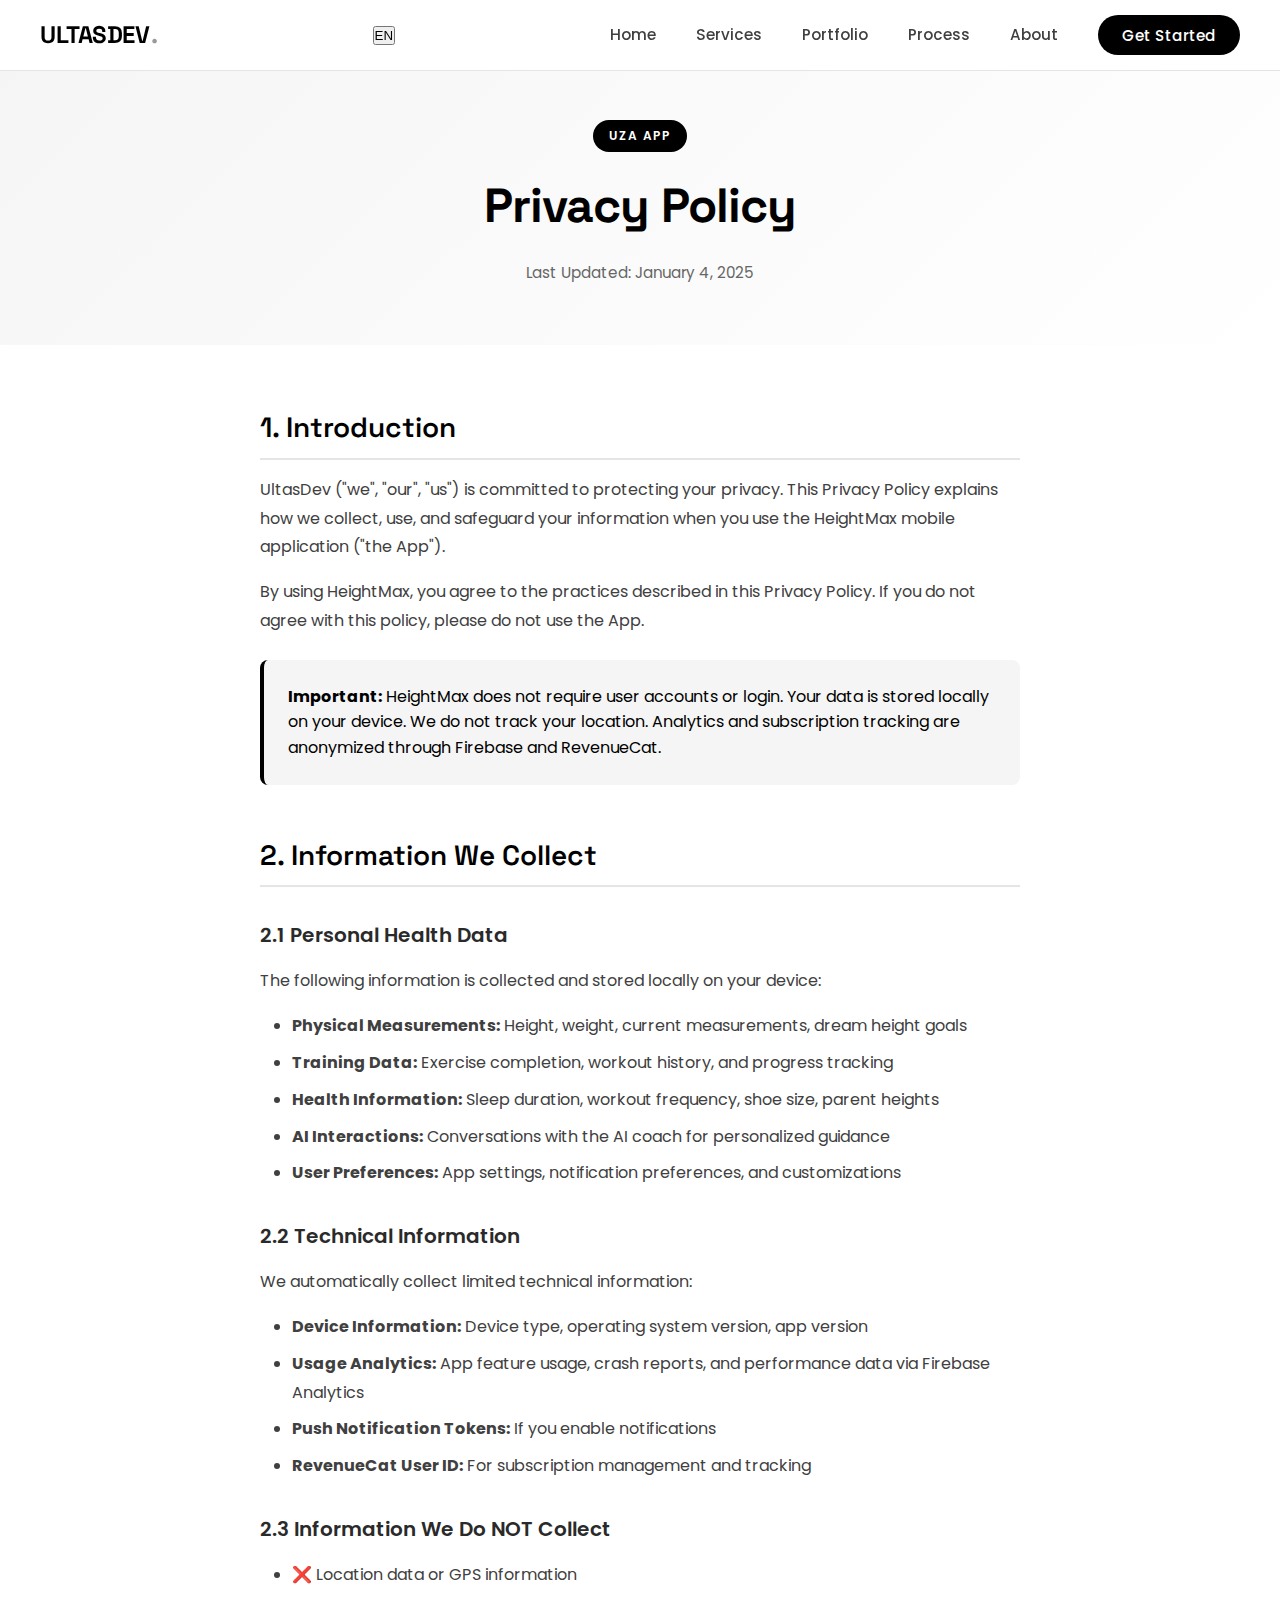
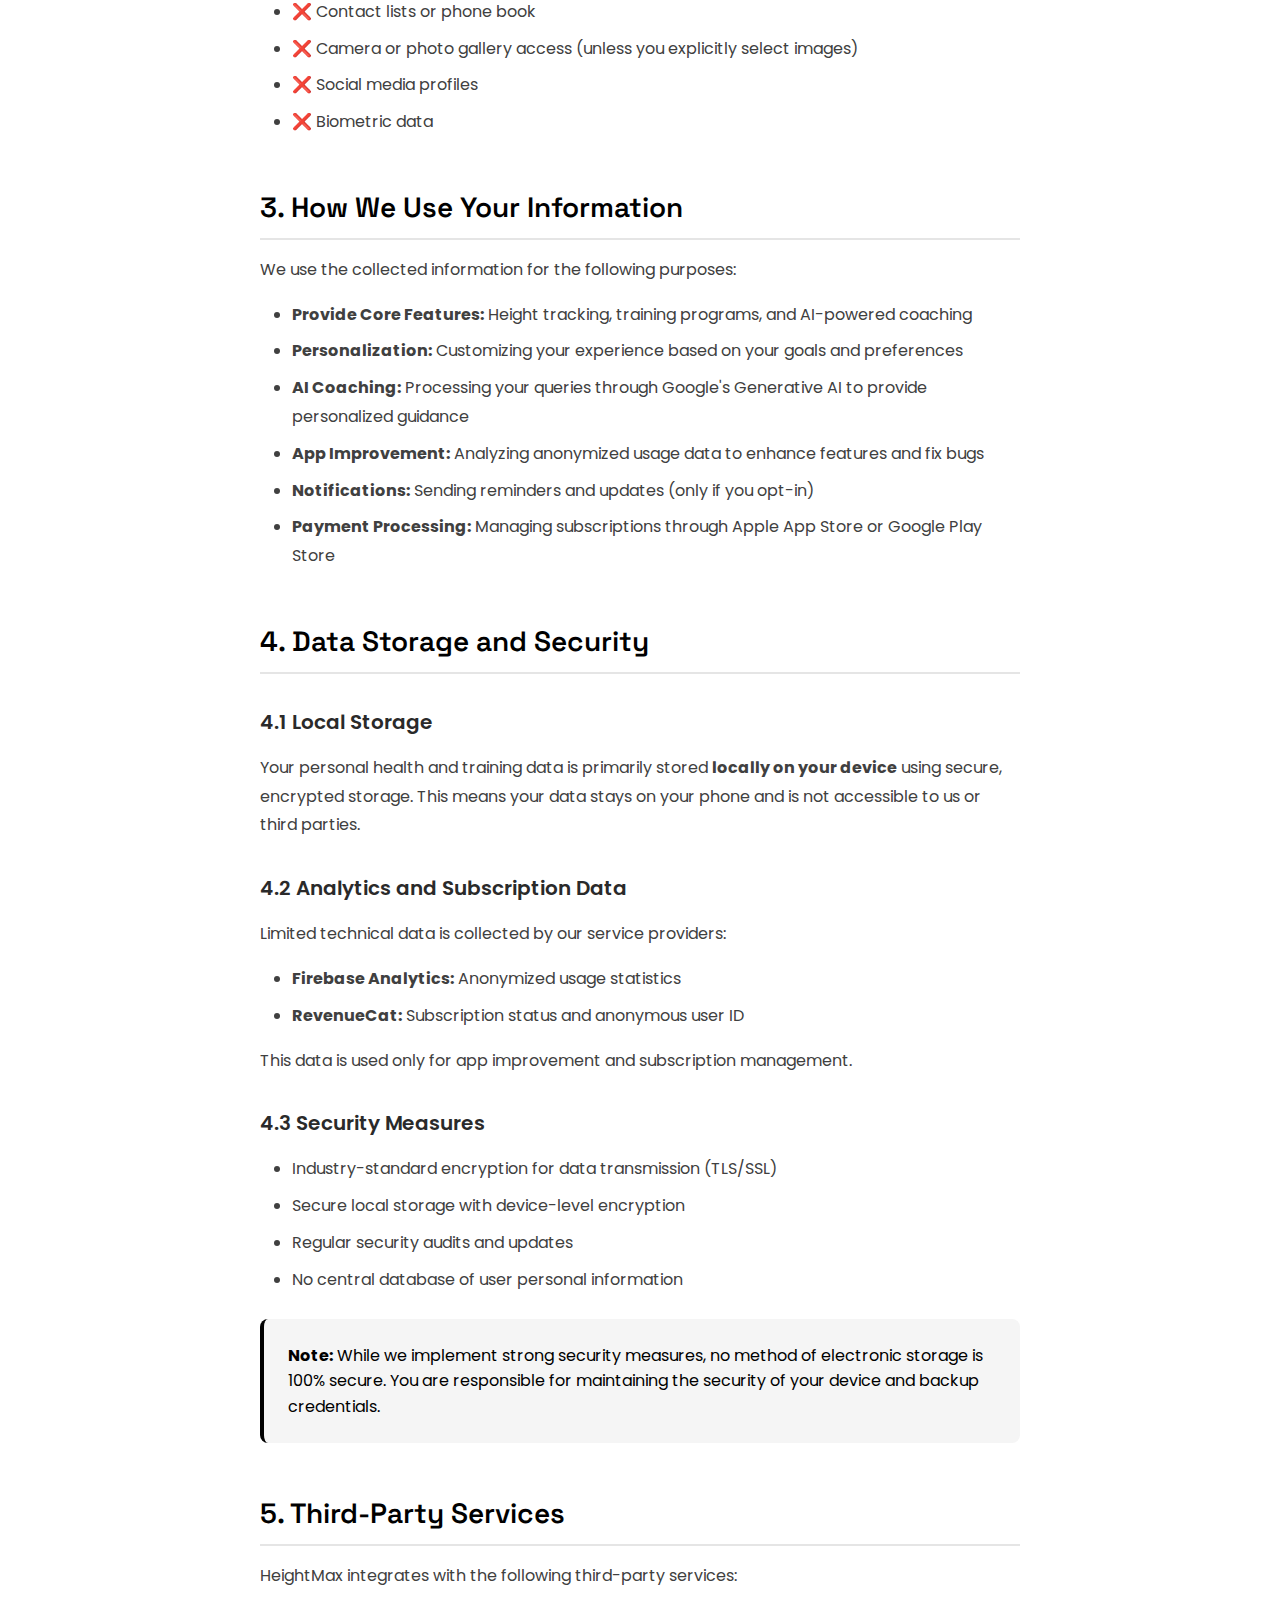
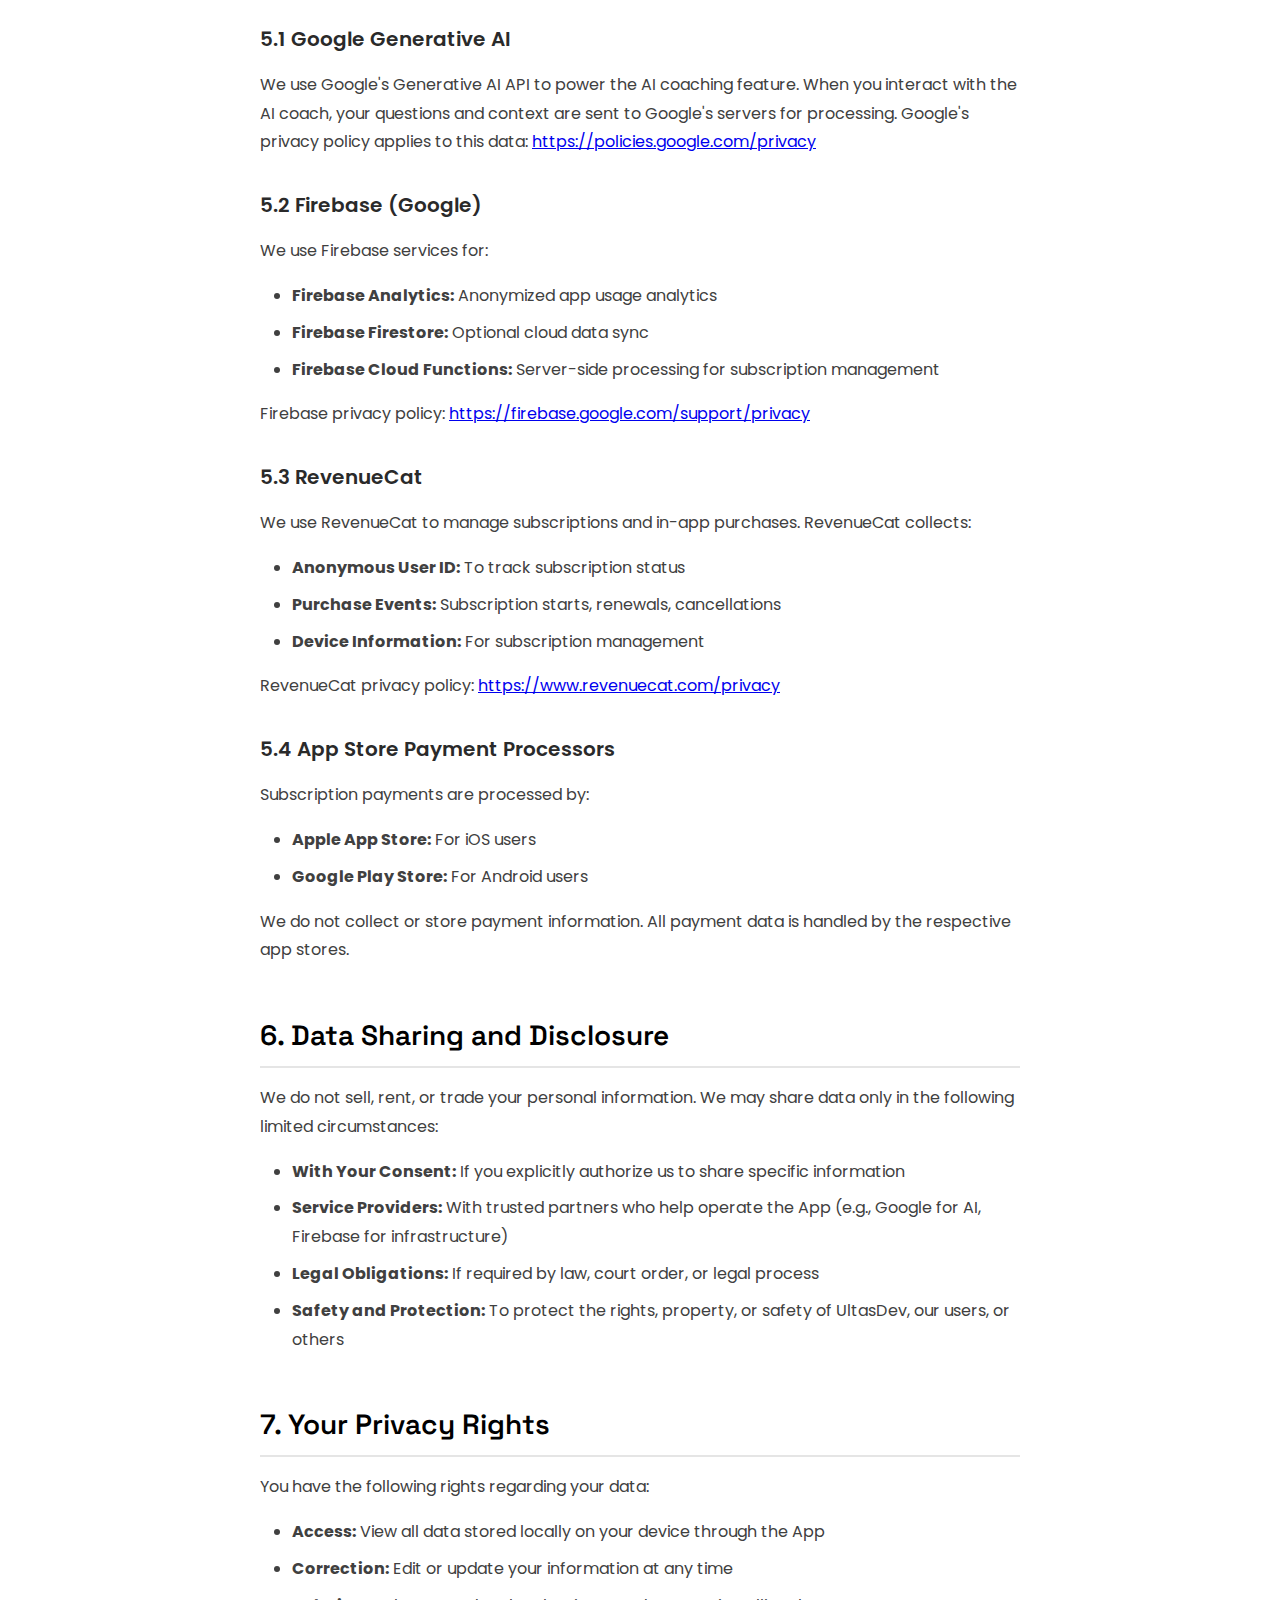
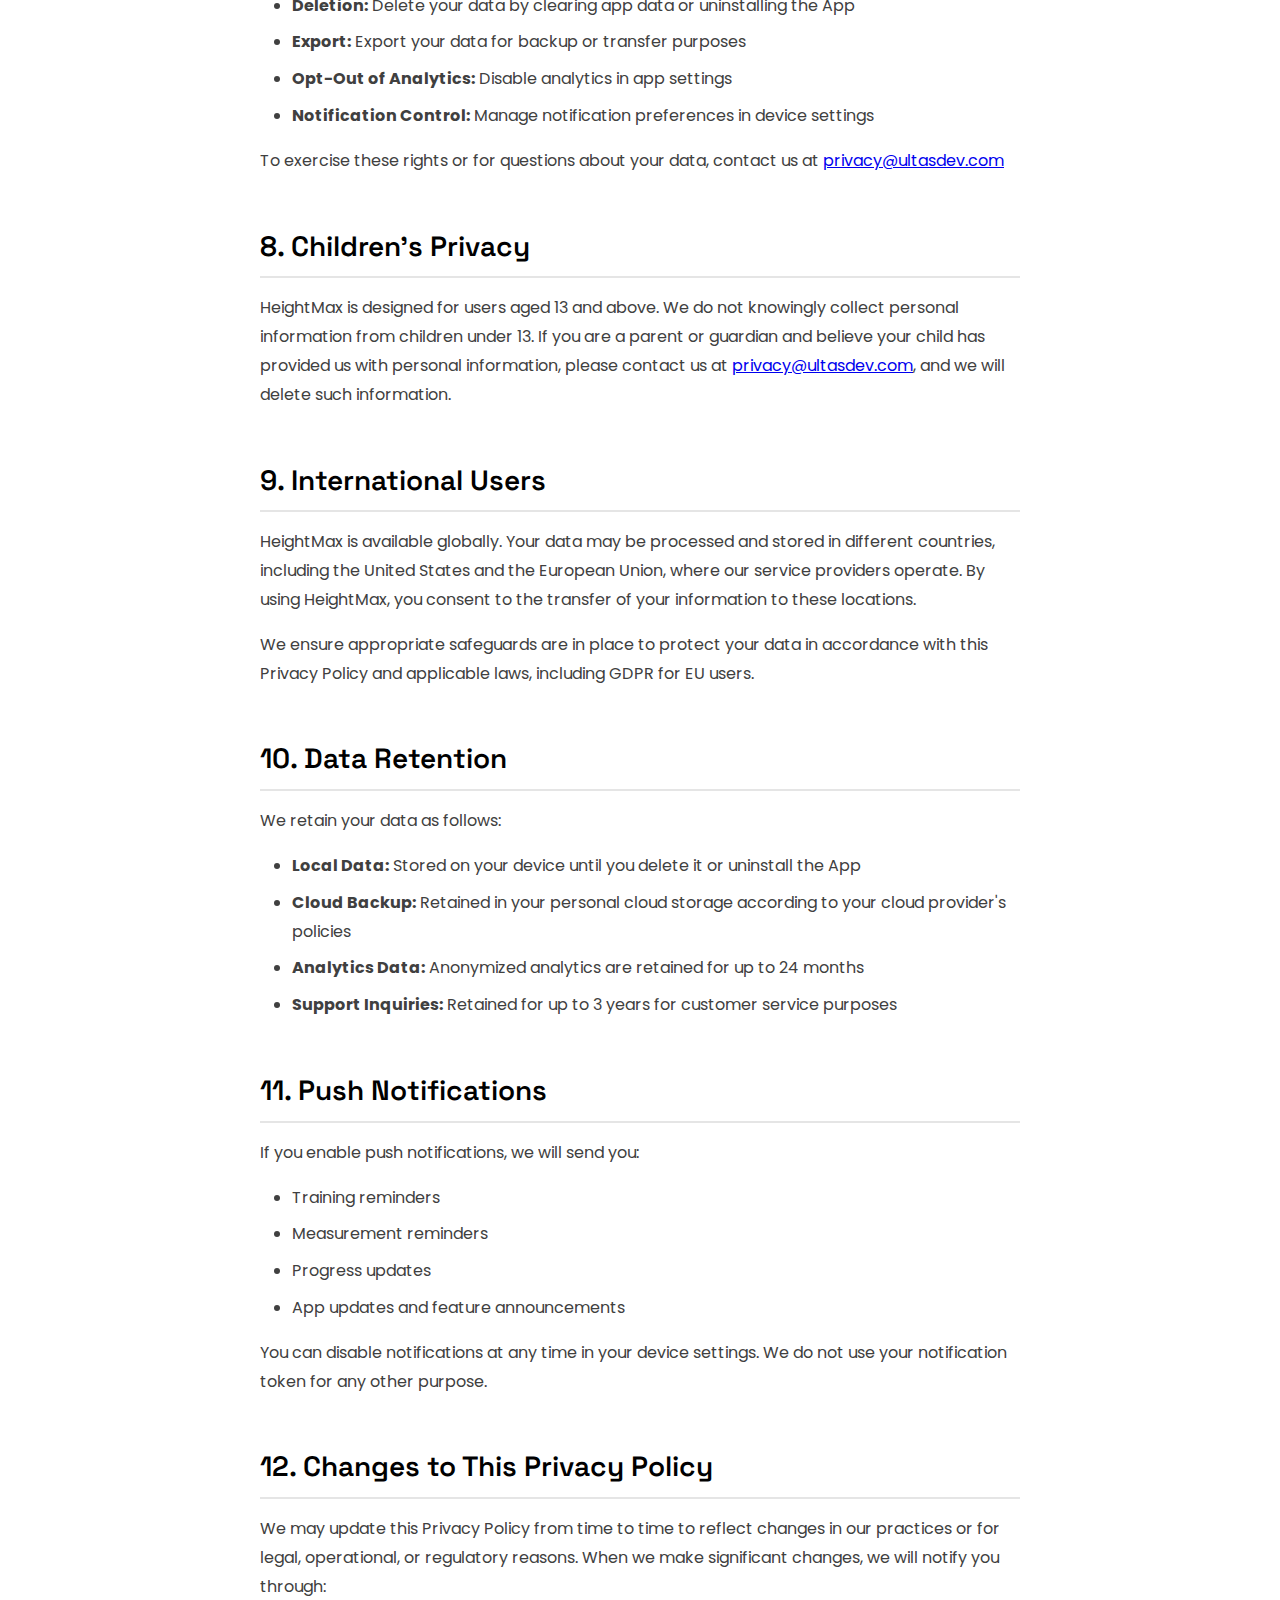
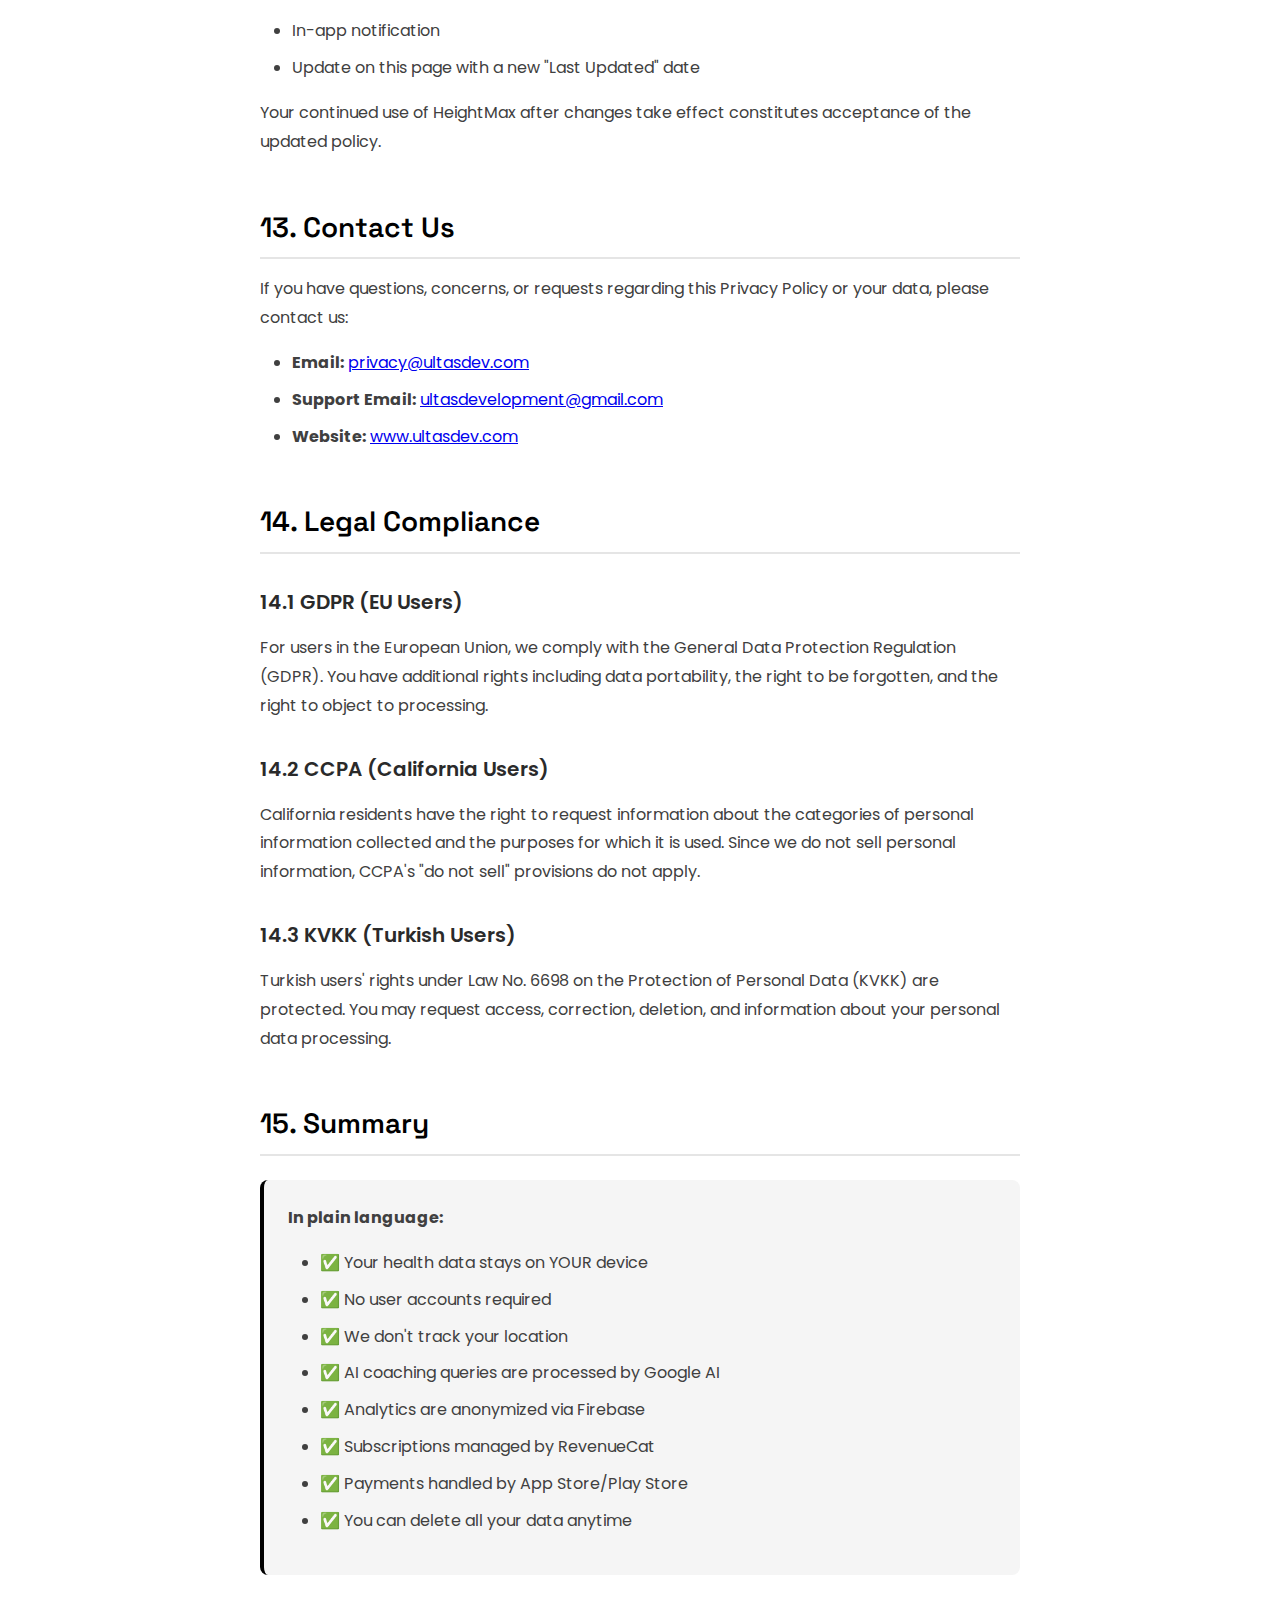
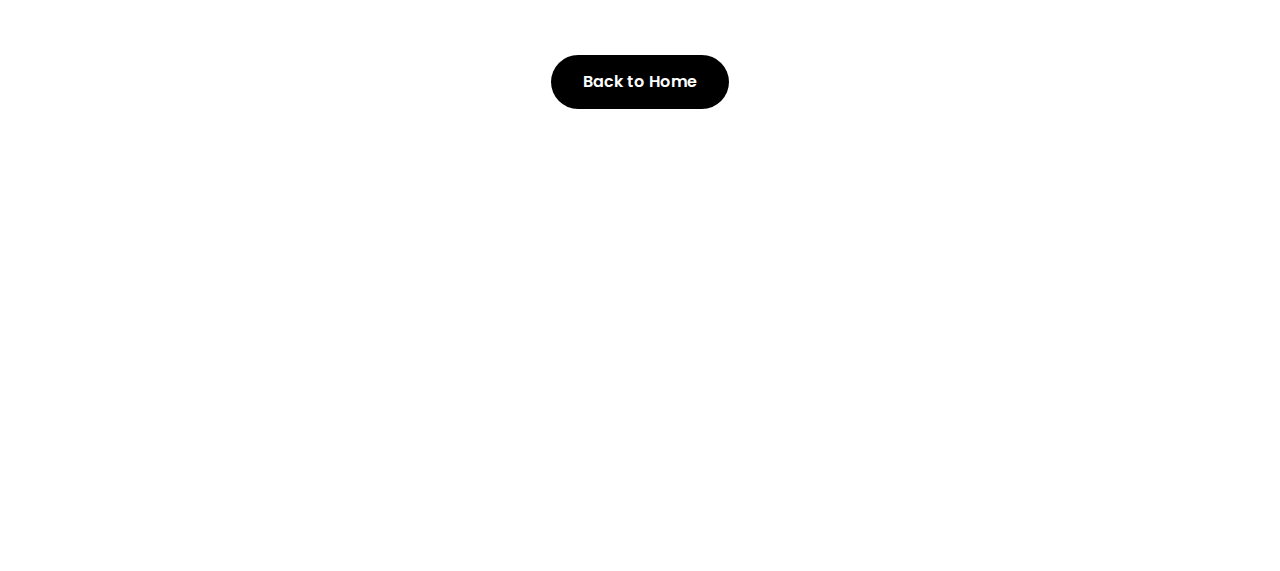
<file: privacy-policy.html>
<!DOCTYPE html>
<html lang="en">
<head>
    <meta charset="UTF-8">
    <meta name="viewport" content="width=device-width, initial-scale=1.0">
    <title>Privacy Policy - HeightMax | UltasDev</title>
    <link rel="stylesheet" href="../style.css">
    <link rel="preconnect" href="https://fonts.googleapis.com">
    <link rel="preconnect" href="https://fonts.gstatic.com" crossorigin>
    <link href="https://fonts.googleapis.com/css2?family=Poppins:wght@300;400;500;600;700;800&family=Space+Grotesk:wght@400;500;600;700&display=swap" rel="stylesheet">
    <style>
        .policy-hero {
            background: linear-gradient(135deg, var(--gray-100) 0%, var(--primary-white) 100%);
            padding: 120px 0 60px;
            text-align: center;
        }
        .policy-badge {
            display: inline-block;
            padding: 0.4rem 1rem;
            background: var(--primary-black);
            color: var(--primary-white);
            font-size: 0.75rem;
            font-weight: 600;
            letter-spacing: 0.1em;
            text-transform: uppercase;
            border-radius: 50px;
            margin-bottom: 1rem;
        }
        .policy-title {
            font-size: clamp(2rem, 4vw, 3rem);
            font-weight: 700;
            font-family: 'Space Grotesk', sans-serif;
            letter-spacing: -0.02em;
            margin-bottom: 1rem;
            color: var(--primary-black);
        }
        .policy-date {
            color: var(--gray-500);
            font-size: 0.95rem;
        }
        .policy-content {
            padding: 60px 0;
            background: var(--primary-white);
        }
        .policy-container {
            max-width: 800px;
            margin: 0 auto;
            padding: 0 20px;
        }
        .policy-section {
            margin-bottom: 3rem;
        }
        .policy-section h2 {
            font-size: 1.75rem;
            font-weight: 600;
            font-family: 'Space Grotesk', sans-serif;
            color: var(--primary-black);
            margin-bottom: 1rem;
            padding-bottom: 0.5rem;
            border-bottom: 2px solid var(--gray-200);
        }
        .policy-section h3 {
            font-size: 1.25rem;
            font-weight: 600;
            color: var(--gray-700);
            margin: 2rem 0 1rem;
        }
        .policy-section p {
            color: var(--gray-600);
            line-height: 1.8;
            margin-bottom: 1rem;
        }
        .policy-section ul {
            margin: 1rem 0 1rem 2rem;
        }
        .policy-section ul li {
            color: var(--gray-600);
            line-height: 1.8;
            margin-bottom: 0.5rem;
        }
        .back-button {
            display: inline-block;
            padding: 0.875rem 2rem;
            background: var(--primary-black);
            color: var(--primary-white);
            text-decoration: none;
            border-radius: 50px;
            font-weight: 600;
            transition: var(--transition);
            margin-top: 2rem;
        }
        .back-button:hover {
            transform: translateY(-3px);
            box-shadow: 0 10px 30px rgba(0, 0, 0, 0.2);
        }
        .highlight-box {
            background: var(--gray-100);
            padding: 1.5rem;
            border-radius: 8px;
            margin: 1.5rem 0;
            border-left: 4px solid var(--primary-black);
        }
    </style>
</head>
<body>
    <header class="header">
        <nav class="navbar">
            <div class="container">
                <div class="nav-wrapper">
                    <a href="../index.html" class="logo">
                        <span class="logo-text">ULTASDEV</span>
                        <span class="logo-dot">.</span>
                    </a>
                    <div class="nav-actions">
                        <button class="language-toggle" id="languageToggle" aria-label="Switch language">
                            <span class="lang-text">EN</span>
                        </button>
                        <button class="mobile-menu-toggle" id="mobileMenuToggle">
                            <span class="hamburger-line"></span>
                            <span class="hamburger-line"></span>
                            <span class="hamburger-line"></span>
                        </button>
                    </div>
                    <ul class="nav-menu" id="navMenu">
                        <li><a href="../index.html#home" class="nav-link">Home</a></li>
                        <li><a href="../index.html#services" class="nav-link">Services</a></li>
                        <li><a href="../index.html#portfolio" class="nav-link">Portfolio</a></li>
                        <li><a href="../index.html#process" class="nav-link">Process</a></li>
                        <li><a href="../index.html#about" class="nav-link">About</a></li>
                        <li><a href="../index.html#contact" class="nav-link nav-cta">Get Started</a></li>
                    </ul>
                </div>
            </div>
        </nav>
    </header>

    <section class="policy-hero">
        <div class="container">
            <div class="policy-badge">UZA APP</div>
            <h1 class="policy-title">Privacy Policy</h1>
            <p class="policy-date">Last Updated: January 4, 2025</p>
        </div>
    </section>

    <section class="policy-content">
        <div class="policy-container">
            <div class="policy-section">
                <h2>1. Introduction</h2>
                <p>
                    UltasDev ("we", "our", "us") is committed to protecting your privacy. This Privacy Policy explains how we collect, use, and safeguard your information when you use the HeightMax mobile application ("the App").
                </p>
                <p>
                    By using HeightMax, you agree to the practices described in this Privacy Policy. If you do not agree with this policy, please do not use the App.
                </p>
                <div class="highlight-box">
                    <strong>Important:</strong> HeightMax does not require user accounts or login. Your data is stored locally on your device. We do not track your location. Analytics and subscription tracking are anonymized through Firebase and RevenueCat.
                </div>
            </div>

            <div class="policy-section">
                <h2>2. Information We Collect</h2>

                <h3>2.1 Personal Health Data</h3>
                <p>The following information is collected and stored locally on your device:</p>
                <ul>
                    <li><strong>Physical Measurements:</strong> Height, weight, current measurements, dream height goals</li>
                    <li><strong>Training Data:</strong> Exercise completion, workout history, and progress tracking</li>
                    <li><strong>Health Information:</strong> Sleep duration, workout frequency, shoe size, parent heights</li>
                    <li><strong>AI Interactions:</strong> Conversations with the AI coach for personalized guidance</li>
                    <li><strong>User Preferences:</strong> App settings, notification preferences, and customizations</li>
                </ul>

                <h3>2.2 Technical Information</h3>
                <p>We automatically collect limited technical information:</p>
                <ul>
                    <li><strong>Device Information:</strong> Device type, operating system version, app version</li>
                    <li><strong>Usage Analytics:</strong> App feature usage, crash reports, and performance data via Firebase Analytics</li>
                    <li><strong>Push Notification Tokens:</strong> If you enable notifications</li>
                    <li><strong>RevenueCat User ID:</strong> For subscription management and tracking</li>
                </ul>

                <h3>2.3 Information We Do NOT Collect</h3>
                <ul>
                    <li>❌ Location data or GPS information</li>
                    <li>❌ Contact lists or phone book</li>
                    <li>❌ Camera or photo gallery access (unless you explicitly select images)</li>
                    <li>❌ Social media profiles</li>
                    <li>❌ Biometric data</li>
                </ul>
            </div>

            <div class="policy-section">
                <h2>3. How We Use Your Information</h2>
                <p>We use the collected information for the following purposes:</p>
                <ul>
                    <li><strong>Provide Core Features:</strong> Height tracking, training programs, and AI-powered coaching</li>
                    <li><strong>Personalization:</strong> Customizing your experience based on your goals and preferences</li>
                    <li><strong>AI Coaching:</strong> Processing your queries through Google's Generative AI to provide personalized guidance</li>
                    <li><strong>App Improvement:</strong> Analyzing anonymized usage data to enhance features and fix bugs</li>
                    <li><strong>Notifications:</strong> Sending reminders and updates (only if you opt-in)</li>
                    <li><strong>Payment Processing:</strong> Managing subscriptions through Apple App Store or Google Play Store</li>
                </ul>
            </div>

            <div class="policy-section">
                <h2>4. Data Storage and Security</h2>

                <h3>4.1 Local Storage</h3>
                <p>
                    Your personal health and training data is primarily stored <strong>locally on your device</strong> using secure, encrypted storage. This means your data stays on your phone and is not accessible to us or third parties.
                </p>

                <h3>4.2 Analytics and Subscription Data</h3>
                <p>
                    Limited technical data is collected by our service providers:
                </p>
                <ul>
                    <li><strong>Firebase Analytics:</strong> Anonymized usage statistics</li>
                    <li><strong>RevenueCat:</strong> Subscription status and anonymous user ID</li>
                </ul>
                <p>
                    This data is used only for app improvement and subscription management.
                </p>

                <h3>4.3 Security Measures</h3>
                <ul>
                    <li>Industry-standard encryption for data transmission (TLS/SSL)</li>
                    <li>Secure local storage with device-level encryption</li>
                    <li>Regular security audits and updates</li>
                    <li>No central database of user personal information</li>
                </ul>

                <div class="highlight-box">
                    <strong>Note:</strong> While we implement strong security measures, no method of electronic storage is 100% secure. You are responsible for maintaining the security of your device and backup credentials.
                </div>
            </div>

            <div class="policy-section">
                <h2>5. Third-Party Services</h2>
                <p>HeightMax integrates with the following third-party services:</p>

                <h3>5.1 Google Generative AI</h3>
                <p>
                    We use Google's Generative AI API to power the AI coaching feature. When you interact with the AI coach, your questions and context are sent to Google's servers for processing. Google's privacy policy applies to this data: <a href="https://policies.google.com/privacy" target="_blank">https://policies.google.com/privacy</a>
                </p>

                <h3>5.2 Firebase (Google)</h3>
                <p>
                    We use Firebase services for:
                </p>
                <ul>
                    <li><strong>Firebase Analytics:</strong> Anonymized app usage analytics</li>
                    <li><strong>Firebase Firestore:</strong> Optional cloud data sync</li>
                    <li><strong>Firebase Cloud Functions:</strong> Server-side processing for subscription management</li>
                </ul>
                <p>
                    Firebase privacy policy: <a href="https://firebase.google.com/support/privacy" target="_blank">https://firebase.google.com/support/privacy</a>
                </p>

                <h3>5.3 RevenueCat</h3>
                <p>
                    We use RevenueCat to manage subscriptions and in-app purchases. RevenueCat collects:
                </p>
                <ul>
                    <li><strong>Anonymous User ID:</strong> To track subscription status</li>
                    <li><strong>Purchase Events:</strong> Subscription starts, renewals, cancellations</li>
                    <li><strong>Device Information:</strong> For subscription management</li>
                </ul>
                <p>
                    RevenueCat privacy policy: <a href="https://www.revenuecat.com/privacy" target="_blank">https://www.revenuecat.com/privacy</a>
                </p>

                <h3>5.4 App Store Payment Processors</h3>
                <p>
                    Subscription payments are processed by:
                </p>
                <ul>
                    <li><strong>Apple App Store:</strong> For iOS users</li>
                    <li><strong>Google Play Store:</strong> For Android users</li>
                </ul>
                <p>
                    We do not collect or store payment information. All payment data is handled by the respective app stores.
                </p>
            </div>

            <div class="policy-section">
                <h2>6. Data Sharing and Disclosure</h2>
                <p>
                    We do not sell, rent, or trade your personal information. We may share data only in the following limited circumstances:
                </p>
                <ul>
                    <li><strong>With Your Consent:</strong> If you explicitly authorize us to share specific information</li>
                    <li><strong>Service Providers:</strong> With trusted partners who help operate the App (e.g., Google for AI, Firebase for infrastructure)</li>
                    <li><strong>Legal Obligations:</strong> If required by law, court order, or legal process</li>
                    <li><strong>Safety and Protection:</strong> To protect the rights, property, or safety of UltasDev, our users, or others</li>
                </ul>
            </div>

            <div class="policy-section">
                <h2>7. Your Privacy Rights</h2>
                <p>You have the following rights regarding your data:</p>
                <ul>
                    <li><strong>Access:</strong> View all data stored locally on your device through the App</li>
                    <li><strong>Correction:</strong> Edit or update your information at any time</li>
                    <li><strong>Deletion:</strong> Delete your data by clearing app data or uninstalling the App</li>
                    <li><strong>Export:</strong> Export your data for backup or transfer purposes</li>
                    <li><strong>Opt-Out of Analytics:</strong> Disable analytics in app settings</li>
                    <li><strong>Notification Control:</strong> Manage notification preferences in device settings</li>
                </ul>
                <p>
                    To exercise these rights or for questions about your data, contact us at <a href="mailto:privacy@ultasdev.com">privacy@ultasdev.com</a>
                </p>
            </div>

            <div class="policy-section">
                <h2>8. Children's Privacy</h2>
                <p>
                    HeightMax is designed for users aged 13 and above. We do not knowingly collect personal information from children under 13. If you are a parent or guardian and believe your child has provided us with personal information, please contact us at <a href="mailto:privacy@ultasdev.com">privacy@ultasdev.com</a>, and we will delete such information.
                </p>
            </div>

            <div class="policy-section">
                <h2>9. International Users</h2>
                <p>
                    HeightMax is available globally. Your data may be processed and stored in different countries, including the United States and the European Union, where our service providers operate. By using HeightMax, you consent to the transfer of your information to these locations.
                </p>
                <p>
                    We ensure appropriate safeguards are in place to protect your data in accordance with this Privacy Policy and applicable laws, including GDPR for EU users.
                </p>
            </div>

            <div class="policy-section">
                <h2>10. Data Retention</h2>
                <p>
                    We retain your data as follows:
                </p>
                <ul>
                    <li><strong>Local Data:</strong> Stored on your device until you delete it or uninstall the App</li>
                    <li><strong>Cloud Backup:</strong> Retained in your personal cloud storage according to your cloud provider's policies</li>
                    <li><strong>Analytics Data:</strong> Anonymized analytics are retained for up to 24 months</li>
                    <li><strong>Support Inquiries:</strong> Retained for up to 3 years for customer service purposes</li>
                </ul>
            </div>

            <div class="policy-section">
                <h2>11. Push Notifications</h2>
                <p>
                    If you enable push notifications, we will send you:
                </p>
                <ul>
                    <li>Training reminders</li>
                    <li>Measurement reminders</li>
                    <li>Progress updates</li>
                    <li>App updates and feature announcements</li>
                </ul>
                <p>
                    You can disable notifications at any time in your device settings. We do not use your notification token for any other purpose.
                </p>
            </div>

            <div class="policy-section">
                <h2>12. Changes to This Privacy Policy</h2>
                <p>
                    We may update this Privacy Policy from time to time to reflect changes in our practices or for legal, operational, or regulatory reasons. When we make significant changes, we will notify you through:
                </p>
                <ul>
                    <li>In-app notification</li>
                    <li>Update on this page with a new "Last Updated" date</li>
                </ul>
                <p>
                    Your continued use of HeightMax after changes take effect constitutes acceptance of the updated policy.
                </p>
            </div>

            <div class="policy-section">
                <h2>13. Contact Us</h2>
                <p>
                    If you have questions, concerns, or requests regarding this Privacy Policy or your data, please contact us:
                </p>
                <ul>
                    <li><strong>Email:</strong> <a href="mailto:privacy@ultasdev.com">privacy@ultasdev.com</a></li>
                    <li><strong>Support Email:</strong> <a href="mailto:ultasdevelopment@gmail.com">ultasdevelopment@gmail.com</a></li>
                    <li><strong>Website:</strong> <a href="https://www.ultasdev.com">www.ultasdev.com</a></li>
                </ul>
            </div>

            <div class="policy-section">
                <h2>14. Legal Compliance</h2>

                <h3>14.1 GDPR (EU Users)</h3>
                <p>
                    For users in the European Union, we comply with the General Data Protection Regulation (GDPR). You have additional rights including data portability, the right to be forgotten, and the right to object to processing.
                </p>

                <h3>14.2 CCPA (California Users)</h3>
                <p>
                    California residents have the right to request information about the categories of personal information collected and the purposes for which it is used. Since we do not sell personal information, CCPA's "do not sell" provisions do not apply.
                </p>

                <h3>14.3 KVKK (Turkish Users)</h3>
                <p>
                    Turkish users' rights under Law No. 6698 on the Protection of Personal Data (KVKK) are protected. You may request access, correction, deletion, and information about your personal data processing.
                </p>
            </div>

            <div class="policy-section">
                <h2>15. Summary</h2>
                <div class="highlight-box">
                    <p><strong>In plain language:</strong></p>
                    <ul>
                        <li>✅ Your health data stays on YOUR device</li>
                        <li>✅ No user accounts required</li>
                        <li>✅ We don't track your location</li>
                        <li>✅ AI coaching queries are processed by Google AI</li>
                        <li>✅ Analytics are anonymized via Firebase</li>
                        <li>✅ Subscriptions managed by RevenueCat</li>
                        <li>✅ Payments handled by App Store/Play Store</li>
                        <li>✅ You can delete all your data anytime</li>
                    </ul>
                </div>
            </div>

            <div style="text-align: center; margin-top: 3rem;">
                <a href="../index.html" class="back-button">Back to Home</a>
            </div>
        </div>
    </section>

    <footer class="footer">
        <div class="container">
            <div class="footer-content">
                <div class="footer-brand">
                    <div class="footer-logo">ULTASDEV.</div>
                    <p class="footer-tagline">Building the future, one app at a time.</p>
                </div>
                <div class="footer-links">
                    <div class="footer-column">
                        <h4>Company</h4>
                        <ul>
                            <li><a href="../index.html#about">About</a></li>
                            <li><a href="../index.html#portfolio">Projects</a></li>
                            <li><a href="../index.html#process">Process</a></li>
                            <li><a href="../index.html#contact">Contact</a></li>
                        </ul>
                    </div>
                    <div class="footer-column">
                        <h4>Legal</h4>
                        <ul>
                            <li><a href="privacy-policy.html">Privacy Policy</a></li>
                            <li><a href="terms-of-service.html">Terms of Service</a></li>
                        </ul>
                    </div>
                </div>
            </div>
            <div class="footer-bottom">
                <p>&copy; 2025 UltasDev. All rights reserved.</p>
            </div>
        </div>
    </footer>

    <script src="../script.js"></script>
</body>
</html>
</file>
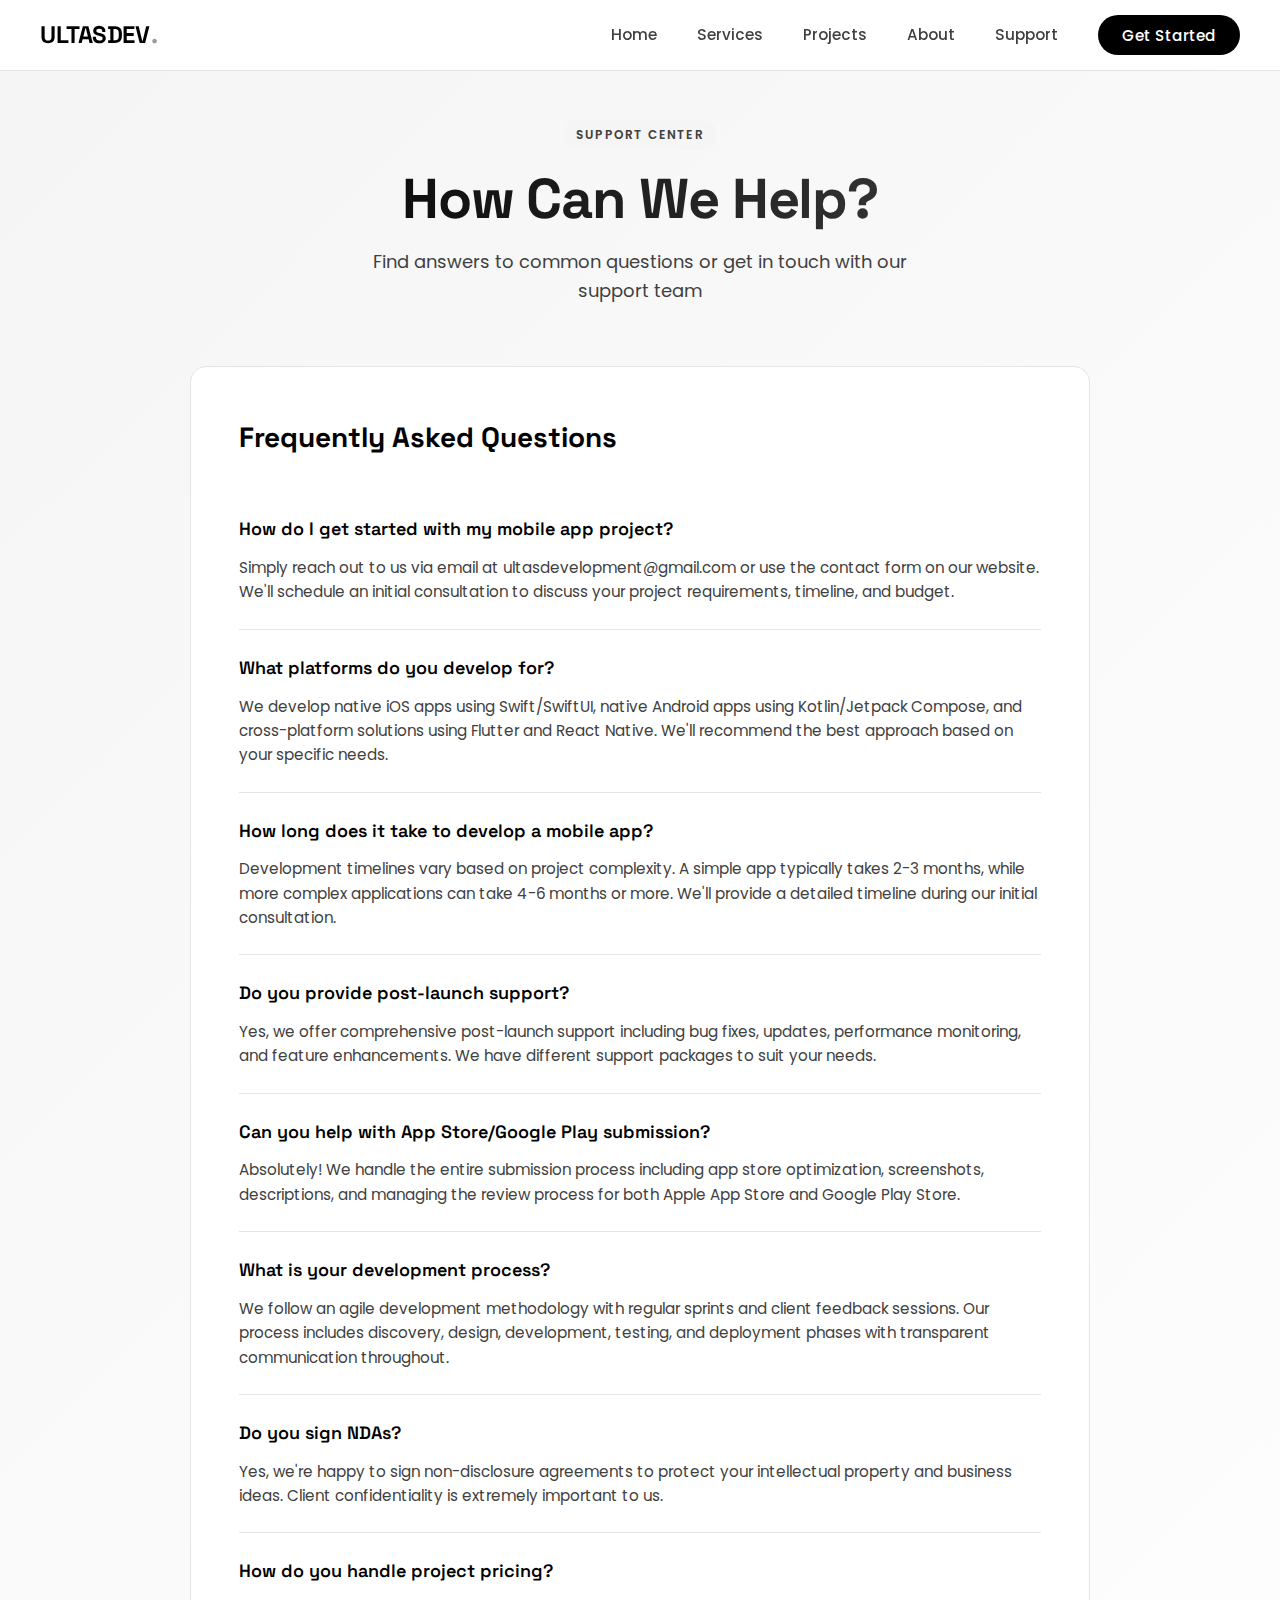
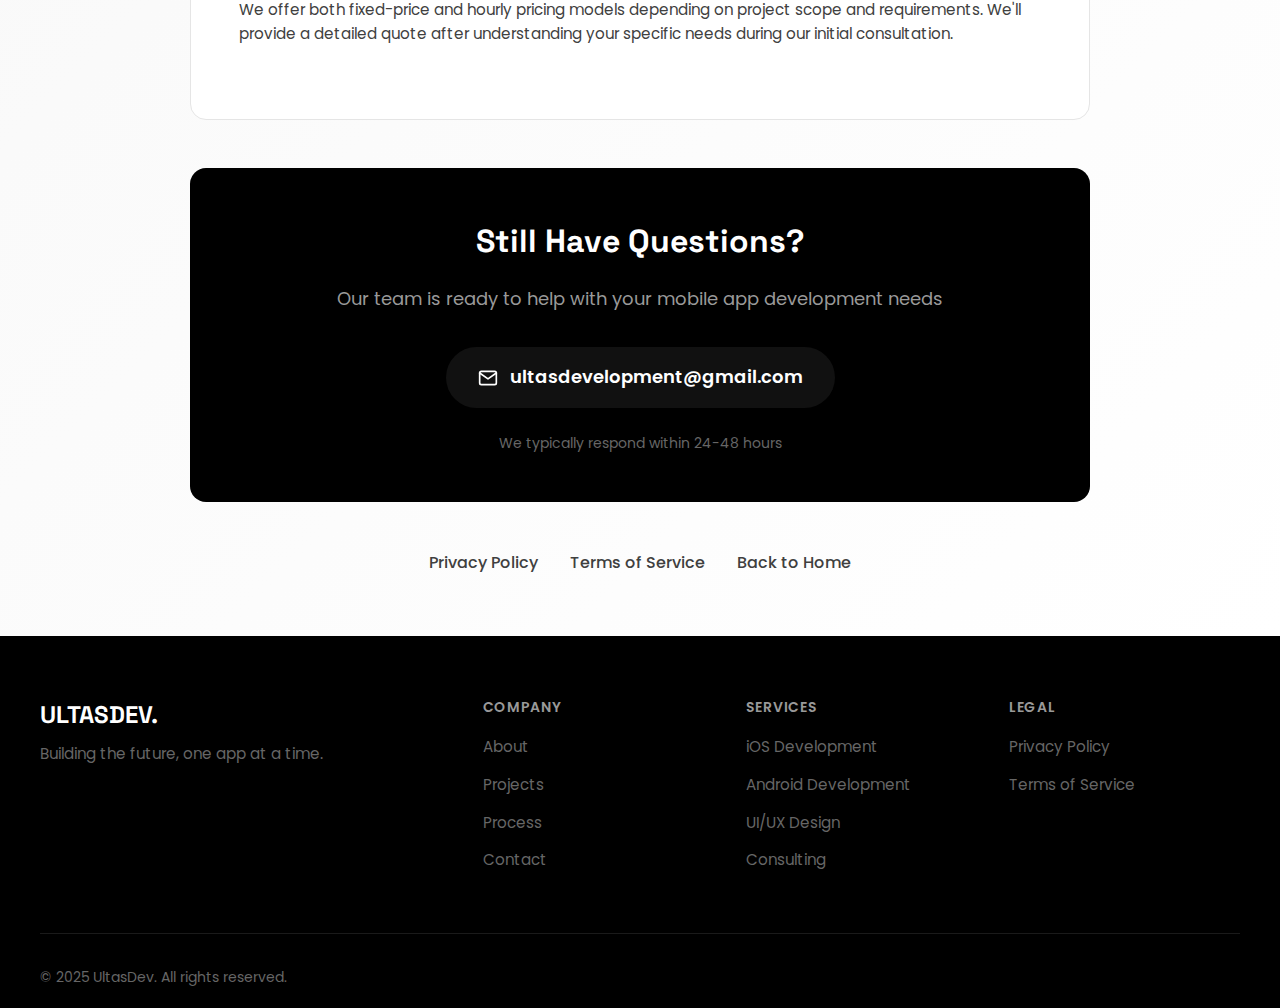
<file: support.html>
<!DOCTYPE html>
<html lang="en">
<head>
    <meta charset="UTF-8">
    <meta name="viewport" content="width=device-width, initial-scale=1.0">
    <title>Support - Ultas Development</title>
    <link rel="stylesheet" href="style.css">
    <link rel="preconnect" href="https://fonts.googleapis.com">
    <link rel="preconnect" href="https://fonts.gstatic.com" crossorigin>
    <link href="https://fonts.googleapis.com/css2?family=Poppins:wght@300;400;500;600;700;800&family=Space+Grotesk:wght@400;500;600;700&display=swap" rel="stylesheet">
    <style>
        /* Support Page Specific Styles */
        .support-hero {
            padding: 120px 0 60px;
            background: linear-gradient(135deg, var(--gray-100) 0%, transparent 100%);
        }

        .support-content {
            max-width: 900px;
            margin: 0 auto;
        }

        .support-header {
            text-align: center;
            margin-bottom: 60px;
        }

        .support-title {
            font-size: clamp(2.5rem, 5vw, 3.5rem);
            font-weight: 800;
            line-height: 1.2;
            margin-bottom: 1rem;
            font-family: 'Space Grotesk', sans-serif;
            letter-spacing: -0.02em;
            background: linear-gradient(90deg, var(--primary-black) 0%, var(--gray-600) 100%);
            -webkit-background-clip: text;
            -webkit-text-fill-color: transparent;
            background-clip: text;
        }

        .support-subtitle {
            font-size: 1.125rem;
            color: var(--gray-600);
            max-width: 600px;
            margin: 0 auto;
            line-height: 1.6;
        }

        .faq-section {
            background: var(--primary-white);
            border-radius: 16px;
            padding: 3rem;
            margin-bottom: 3rem;
            border: 1px solid var(--gray-200);
        }

        .faq-title {
            font-size: 1.75rem;
            font-weight: 700;
            font-family: 'Space Grotesk', sans-serif;
            margin-bottom: 2rem;
            color: var(--primary-black);
        }

        .faq-item {
            padding: 1.5rem 0;
            border-bottom: 1px solid var(--gray-200);
        }

        .faq-item:last-child {
            border-bottom: none;
        }

        .faq-question {
            font-size: 1.125rem;
            font-weight: 600;
            color: var(--primary-black);
            margin-bottom: 0.75rem;
            font-family: 'Space Grotesk', sans-serif;
        }

        .faq-answer {
            color: var(--gray-600);
            line-height: 1.6;
            font-size: 0.95rem;
        }

        .contact-section {
            background: var(--primary-black);
            color: var(--primary-white);
            border-radius: 16px;
            padding: 3rem;
            text-align: center;
            margin-bottom: 3rem;
        }

        .contact-title {
            font-size: 2rem;
            font-weight: 700;
            font-family: 'Space Grotesk', sans-serif;
            margin-bottom: 1rem;
        }

        .contact-description {
            color: var(--gray-400);
            margin-bottom: 2rem;
        }

        .contact-email {
            display: inline-flex;
            align-items: center;
            gap: 0.75rem;
            background: var(--gray-900);
            padding: 1rem 2rem;
            border-radius: 50px;
            text-decoration: none;
            color: var(--primary-white);
            font-weight: 600;
            font-size: 1.125rem;
            transition: var(--transition);
        }

        .contact-email:hover {
            background: var(--gray-800);
            transform: translateY(-2px);
            box-shadow: 0 6px 20px rgba(0, 0, 0, 0.3);
        }

        .contact-email svg {
            width: 20px;
            height: 20px;
        }

        .response-time {
            margin-top: 1.5rem;
            color: var(--gray-500);
            font-size: 0.875rem;
        }

        .quick-links {
            display: flex;
            justify-content: center;
            gap: 2rem;
            margin-top: 3rem;
            flex-wrap: wrap;
        }

        .quick-links a {
            color: var(--gray-600);
            text-decoration: none;
            font-weight: 500;
            transition: var(--transition);
        }

        .quick-links a:hover {
            color: var(--primary-black);
        }

        /* Responsive */
        @media (max-width: 768px) {
            .support-hero {
                padding: 100px 0 40px;
            }

            .support-title {
                font-size: 2rem;
            }

            .support-subtitle {
                font-size: 1rem;
            }

            .faq-section {
                padding: 2rem 1.5rem;
            }

            .faq-title {
                font-size: 1.5rem;
            }

            .faq-question {
                font-size: 1rem;
            }

            .faq-answer {
                font-size: 0.9rem;
            }

            .contact-section {
                padding: 2rem 1.5rem;
            }

            .contact-title {
                font-size: 1.5rem;
            }

            .contact-email {
                font-size: 1rem;
                padding: 0.875rem 1.5rem;
            }

            .quick-links {
                flex-direction: column;
                gap: 1rem;
            }
        }
    </style>
</head>
<body>
    <header class="header">
        <nav class="navbar">
            <div class="container">
                <div class="nav-wrapper">
                    <div class="nav-left">
                        <a href="index.html" class="logo">
                            <span class="logo-text">ULTASDEV</span>
                            <span class="logo-dot">.</span>
                        </a>
                    </div>
                    <button class="mobile-menu-toggle" id="mobileMenuToggle">
                        <span class="hamburger-line"></span>
                        <span class="hamburger-line"></span>
                        <span class="hamburger-line"></span>
                    </button>
                    <ul class="nav-menu" id="navMenu">
                        <li><a href="index.html#home" class="nav-link">Home</a></li>
                        <li><a href="index.html#services" class="nav-link">Services</a></li>
                        <li><a href="index.html#portfolio" class="nav-link">Projects</a></li>
                        <li><a href="index.html#about" class="nav-link">About</a></li>
                        <li><a href="support.html" class="nav-link">Support</a></li>
                        <li><a href="index.html#contact" class="nav-link nav-cta">Get Started</a></li>
                    </ul>
                </div>
            </div>
        </nav>
    </header>

    <main>
        <section class="support-hero">
            <div class="container">
                <div class="support-content">
                    <div class="support-header">
                        <div class="section-badge">SUPPORT CENTER</div>
                        <h1 class="support-title">How Can We Help?</h1>
                        <p class="support-subtitle">
                            Find answers to common questions or get in touch with our support team
                        </p>
                    </div>

                    <div class="faq-section">
                        <h2 class="faq-title">Frequently Asked Questions</h2>

                        <div class="faq-item">
                            <div class="faq-question">How do I get started with my mobile app project?</div>
                            <div class="faq-answer">Simply reach out to us via email at ultasdevelopment@gmail.com or use the contact form on our website. We'll schedule an initial consultation to discuss your project requirements, timeline, and budget.</div>
                        </div>

                        <div class="faq-item">
                            <div class="faq-question">What platforms do you develop for?</div>
                            <div class="faq-answer">We develop native iOS apps using Swift/SwiftUI, native Android apps using Kotlin/Jetpack Compose, and cross-platform solutions using Flutter and React Native. We'll recommend the best approach based on your specific needs.</div>
                        </div>

                        <div class="faq-item">
                            <div class="faq-question">How long does it take to develop a mobile app?</div>
                            <div class="faq-answer">Development timelines vary based on project complexity. A simple app typically takes 2-3 months, while more complex applications can take 4-6 months or more. We'll provide a detailed timeline during our initial consultation.</div>
                        </div>

                        <div class="faq-item">
                            <div class="faq-question">Do you provide post-launch support?</div>
                            <div class="faq-answer">Yes, we offer comprehensive post-launch support including bug fixes, updates, performance monitoring, and feature enhancements. We have different support packages to suit your needs.</div>
                        </div>

                        <div class="faq-item">
                            <div class="faq-question">Can you help with App Store/Google Play submission?</div>
                            <div class="faq-answer">Absolutely! We handle the entire submission process including app store optimization, screenshots, descriptions, and managing the review process for both Apple App Store and Google Play Store.</div>
                        </div>

                        <div class="faq-item">
                            <div class="faq-question">What is your development process?</div>
                            <div class="faq-answer">We follow an agile development methodology with regular sprints and client feedback sessions. Our process includes discovery, design, development, testing, and deployment phases with transparent communication throughout.</div>
                        </div>

                        <div class="faq-item">
                            <div class="faq-question">Do you sign NDAs?</div>
                            <div class="faq-answer">Yes, we're happy to sign non-disclosure agreements to protect your intellectual property and business ideas. Client confidentiality is extremely important to us.</div>
                        </div>

                        <div class="faq-item">
                            <div class="faq-question">How do you handle project pricing?</div>
                            <div class="faq-answer">We offer both fixed-price and hourly pricing models depending on project scope and requirements. We'll provide a detailed quote after understanding your specific needs during our initial consultation.</div>
                        </div>
                    </div>

                    <div class="contact-section">
                        <h2 class="contact-title">Still Have Questions?</h2>
                        <p class="contact-description">
                            Our team is ready to help with your mobile app development needs
                        </p>
                        <a href="mailto:ultasdevelopment@gmail.com" class="contact-email">
                            <svg viewBox="0 0 24 24" fill="none" stroke="currentColor" stroke-width="2" stroke-linecap="round" stroke-linejoin="round">
                                <path d="M4 4h16c1.1 0 2 .9 2 2v12c0 1.1-.9 2-2 2H4c-1.1 0-2-.9-2-2V6c0-1.1.9-2 2-2z"></path>
                                <polyline points="22,6 12,13 2,6"></polyline>
                            </svg>
                            ultasdevelopment@gmail.com
                        </a>
                        <p class="response-time">
                            We typically respond within 24-48 hours
                        </p>
                    </div>

                    <div class="quick-links">
                        <a href="privacy-policy.html">Privacy Policy</a>
                        <a href="terms-of-service.html">Terms of Service</a>
                        <a href="index.html">Back to Home</a>
                    </div>
                </div>
            </div>
        </section>
    </main>

    <footer class="footer">
        <div class="container">
            <div class="footer-content">
                <div class="footer-brand">
                    <div class="footer-logo">ULTASDEV.</div>
                    <p class="footer-tagline">Building the future, one app at a time.</p>
                </div>
                <div class="footer-links">
                    <div class="footer-column">
                        <h4>Company</h4>
                        <ul>
                            <li><a href="index.html#about">About</a></li>
                            <li><a href="index.html#portfolio">Projects</a></li>
                            <li><a href="index.html#process">Process</a></li>
                            <li><a href="index.html#contact">Contact</a></li>
                        </ul>
                    </div>
                    <div class="footer-column">
                        <h4>Services</h4>
                        <ul>
                            <li><a href="index.html#services">iOS Development</a></li>
                            <li><a href="index.html#services">Android Development</a></li>
                            <li><a href="index.html#services">UI/UX Design</a></li>
                            <li><a href="index.html#services">Consulting</a></li>
                        </ul>
                    </div>
                    <div class="footer-column">
                        <h4>Legal</h4>
                        <ul>
                            <li><a href="privacy-policy.html">Privacy Policy</a></li>
                            <li><a href="terms-of-service.html">Terms of Service</a></li>
                        </ul>
                    </div>
                </div>
            </div>
            <div class="footer-bottom">
                <p>&copy; 2025 UltasDev. All rights reserved.</p>
            </div>
        </div>
    </footer>

    <script>
        // Mobile menu toggle
        document.getElementById('mobileMenuToggle').addEventListener('click', function() {
            document.getElementById('navMenu').classList.toggle('active');
        });

        // Close mobile menu when clicking a link
        document.querySelectorAll('.nav-link').forEach(link => {
            link.addEventListener('click', () => {
                document.getElementById('navMenu').classList.remove('active');
            });
        });
    </script>
</body>
</html>
</file>
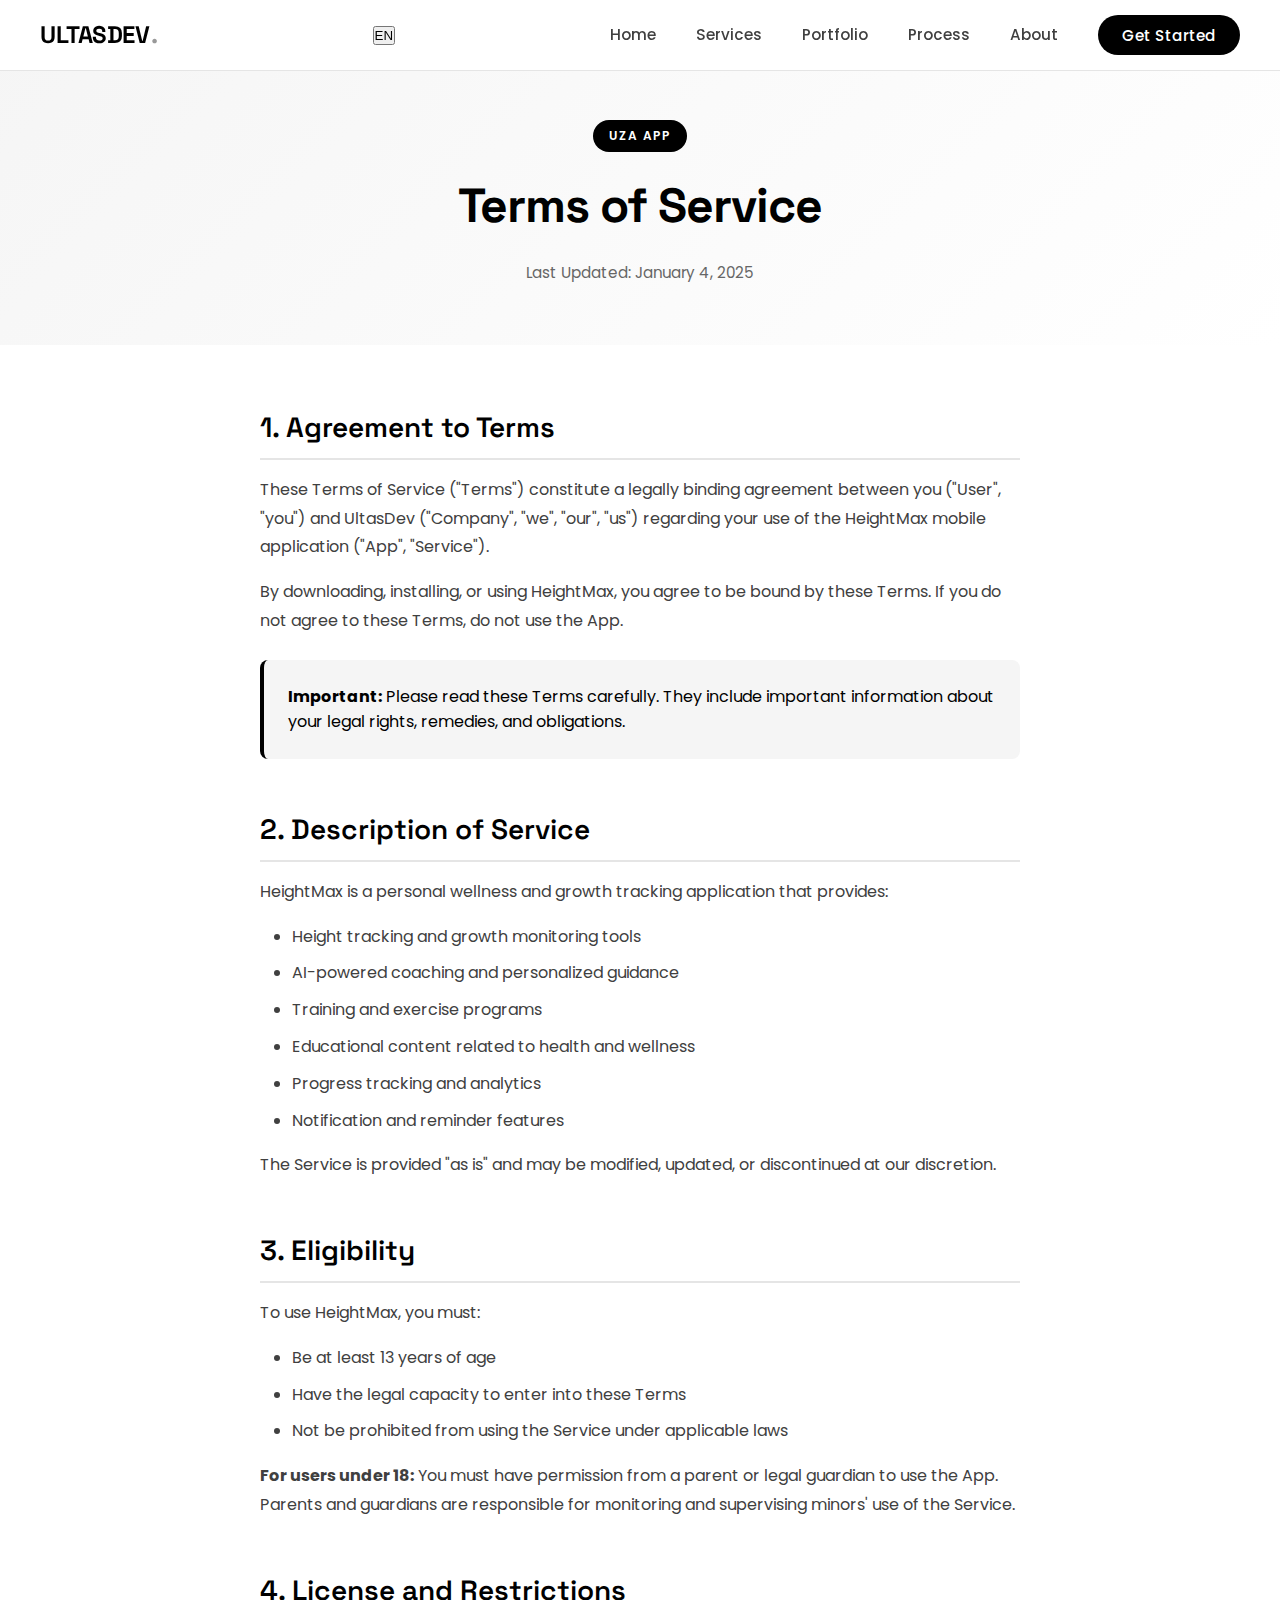
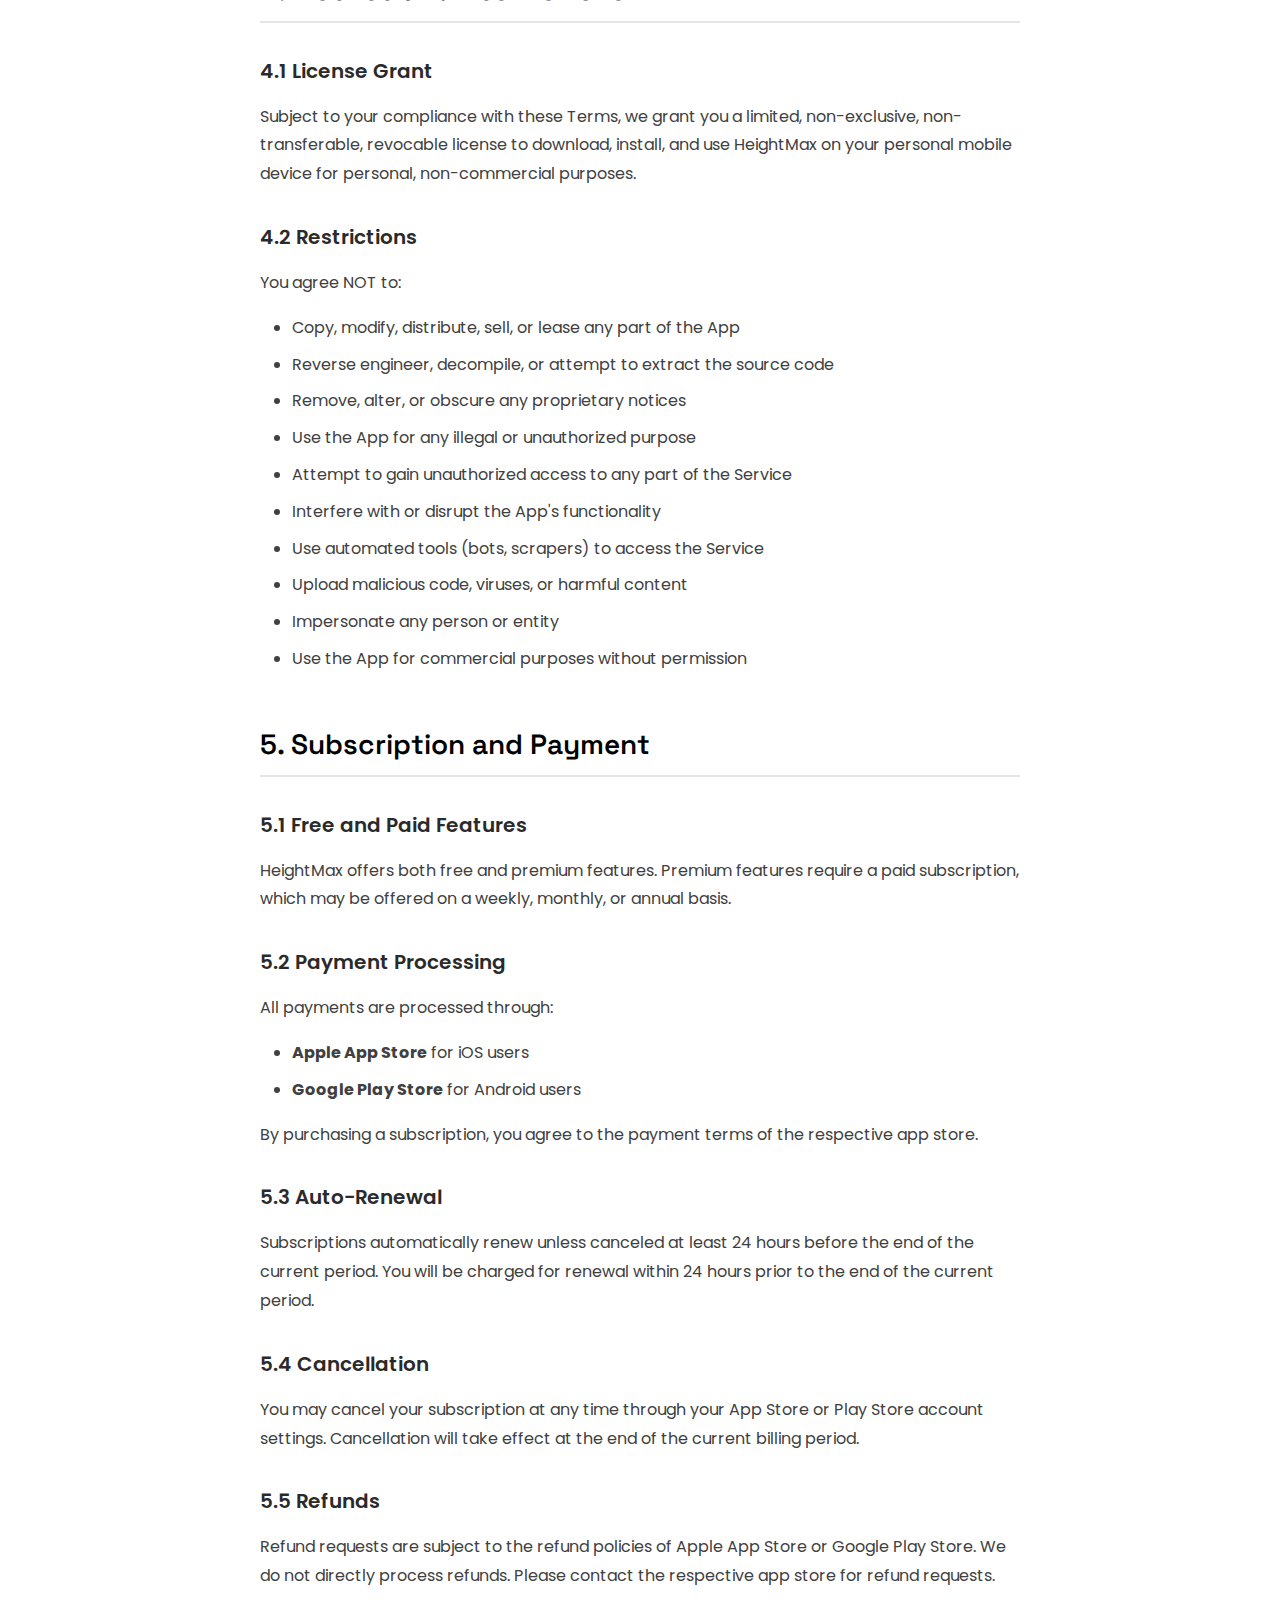
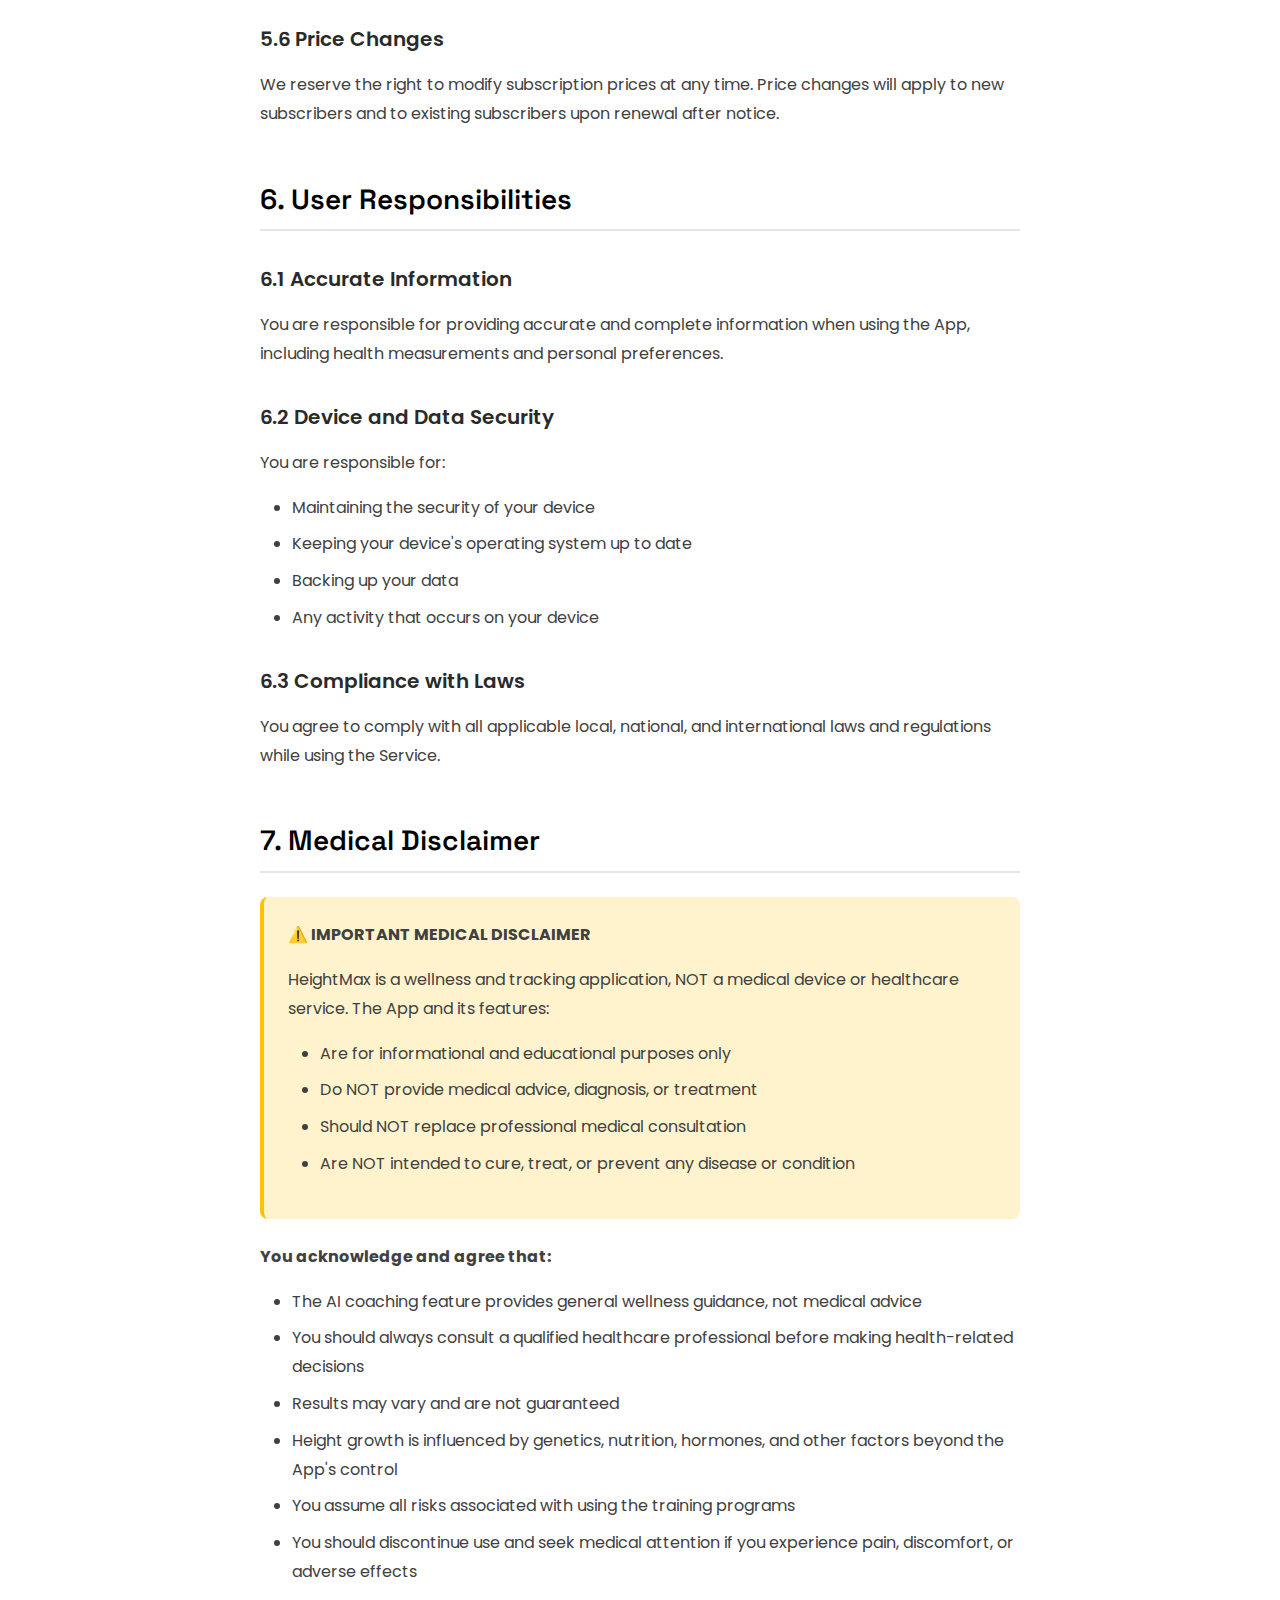
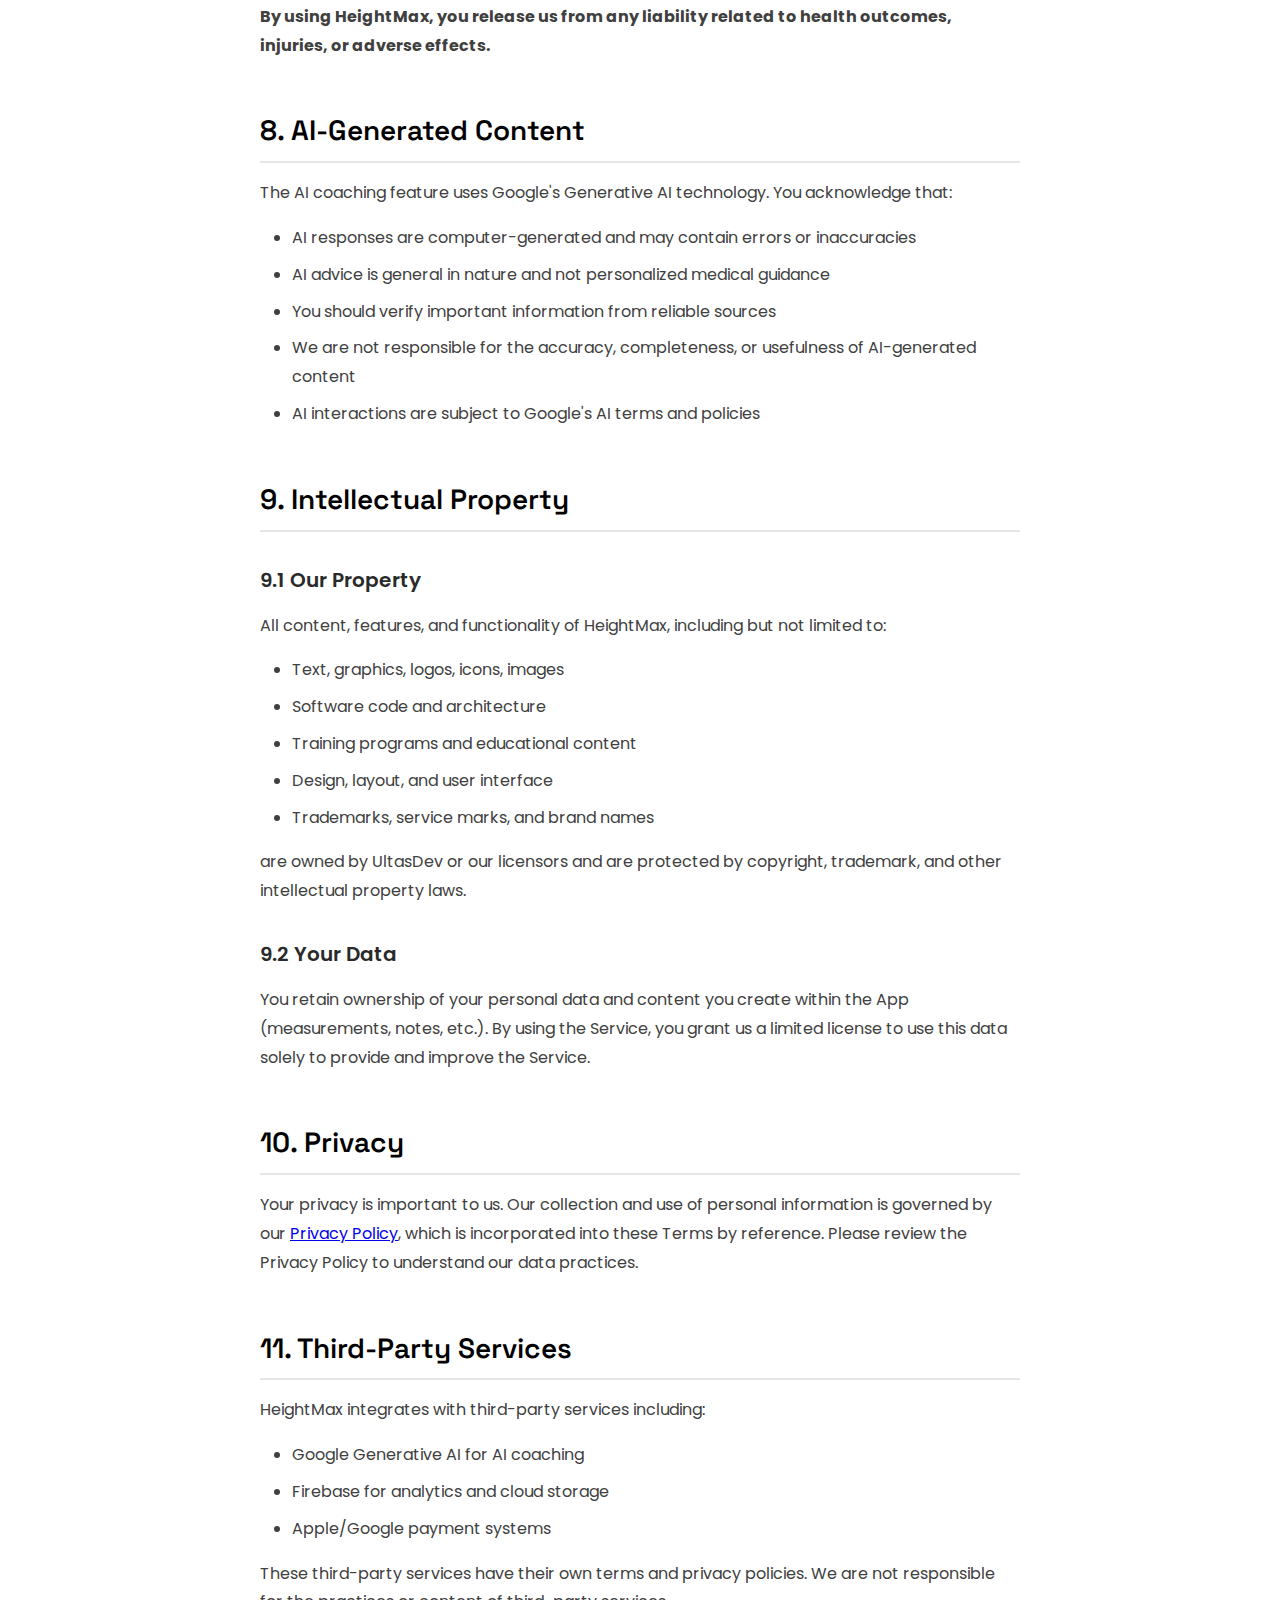
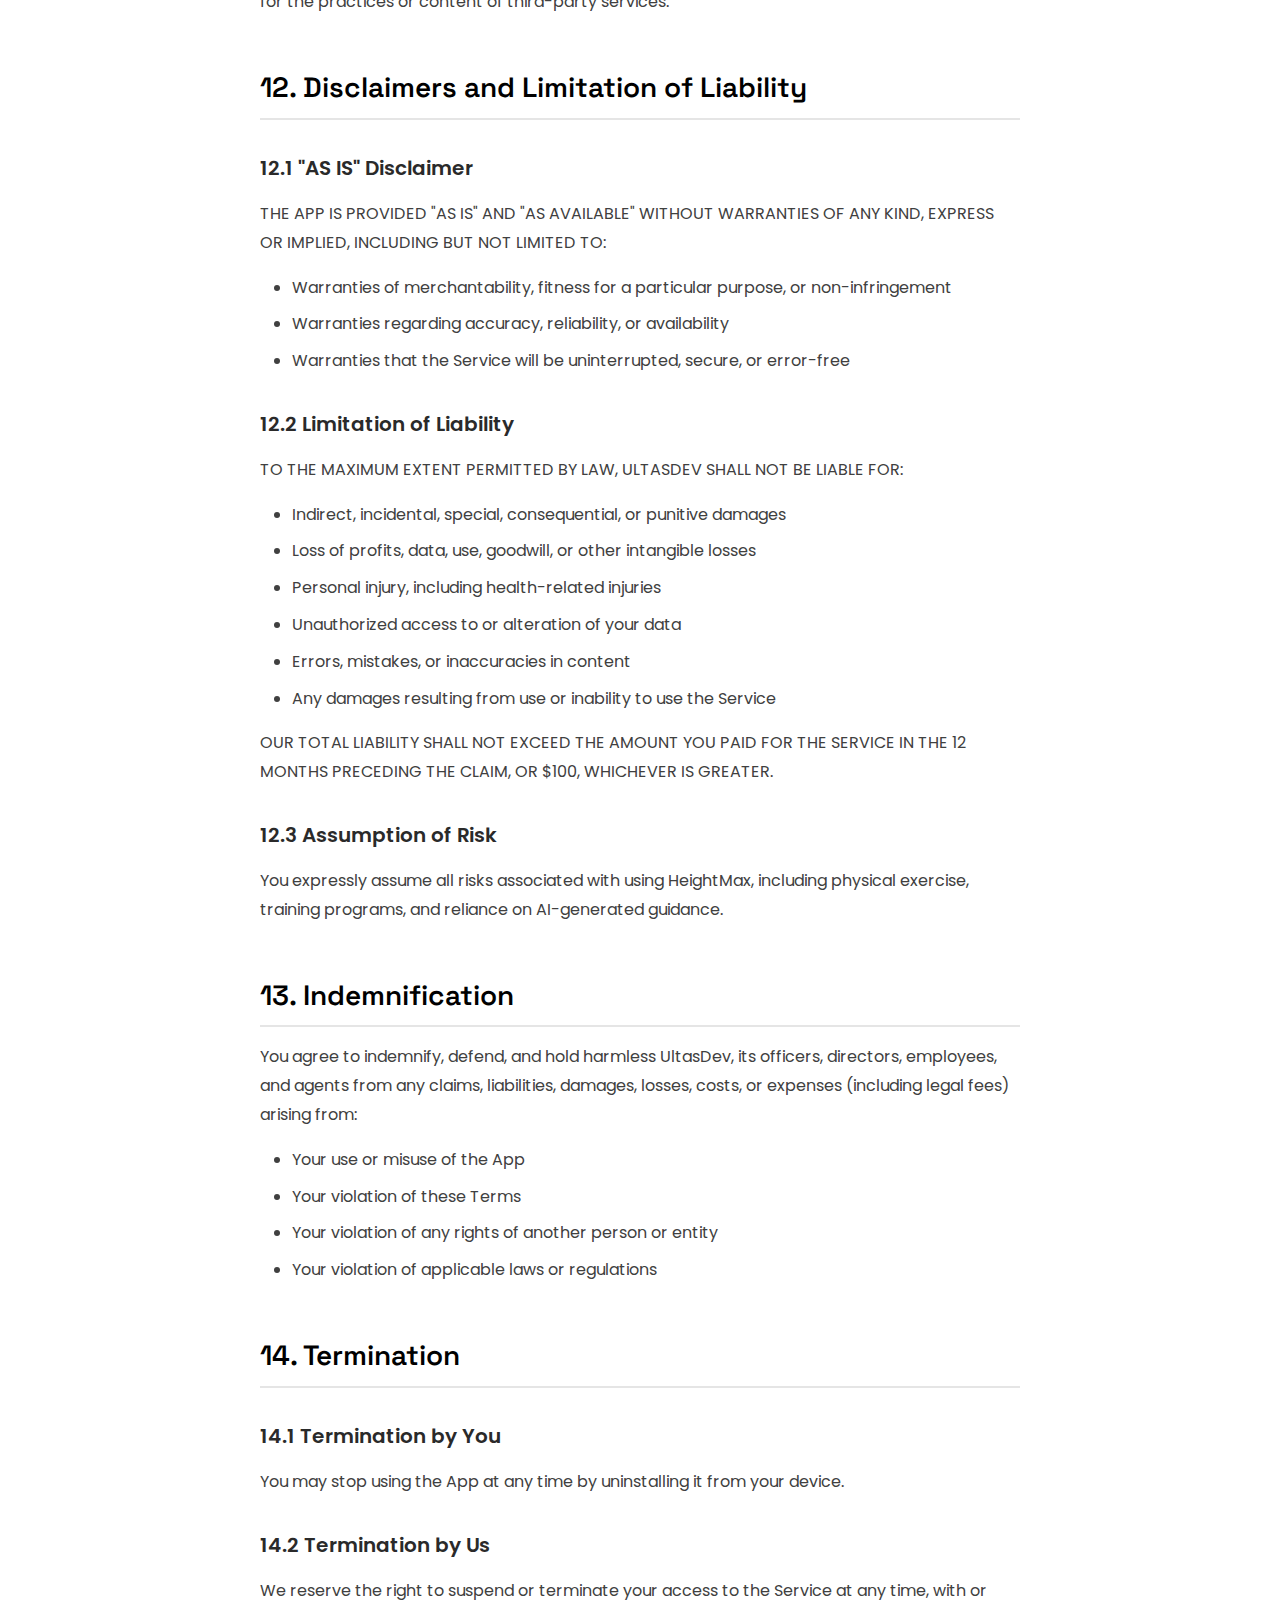
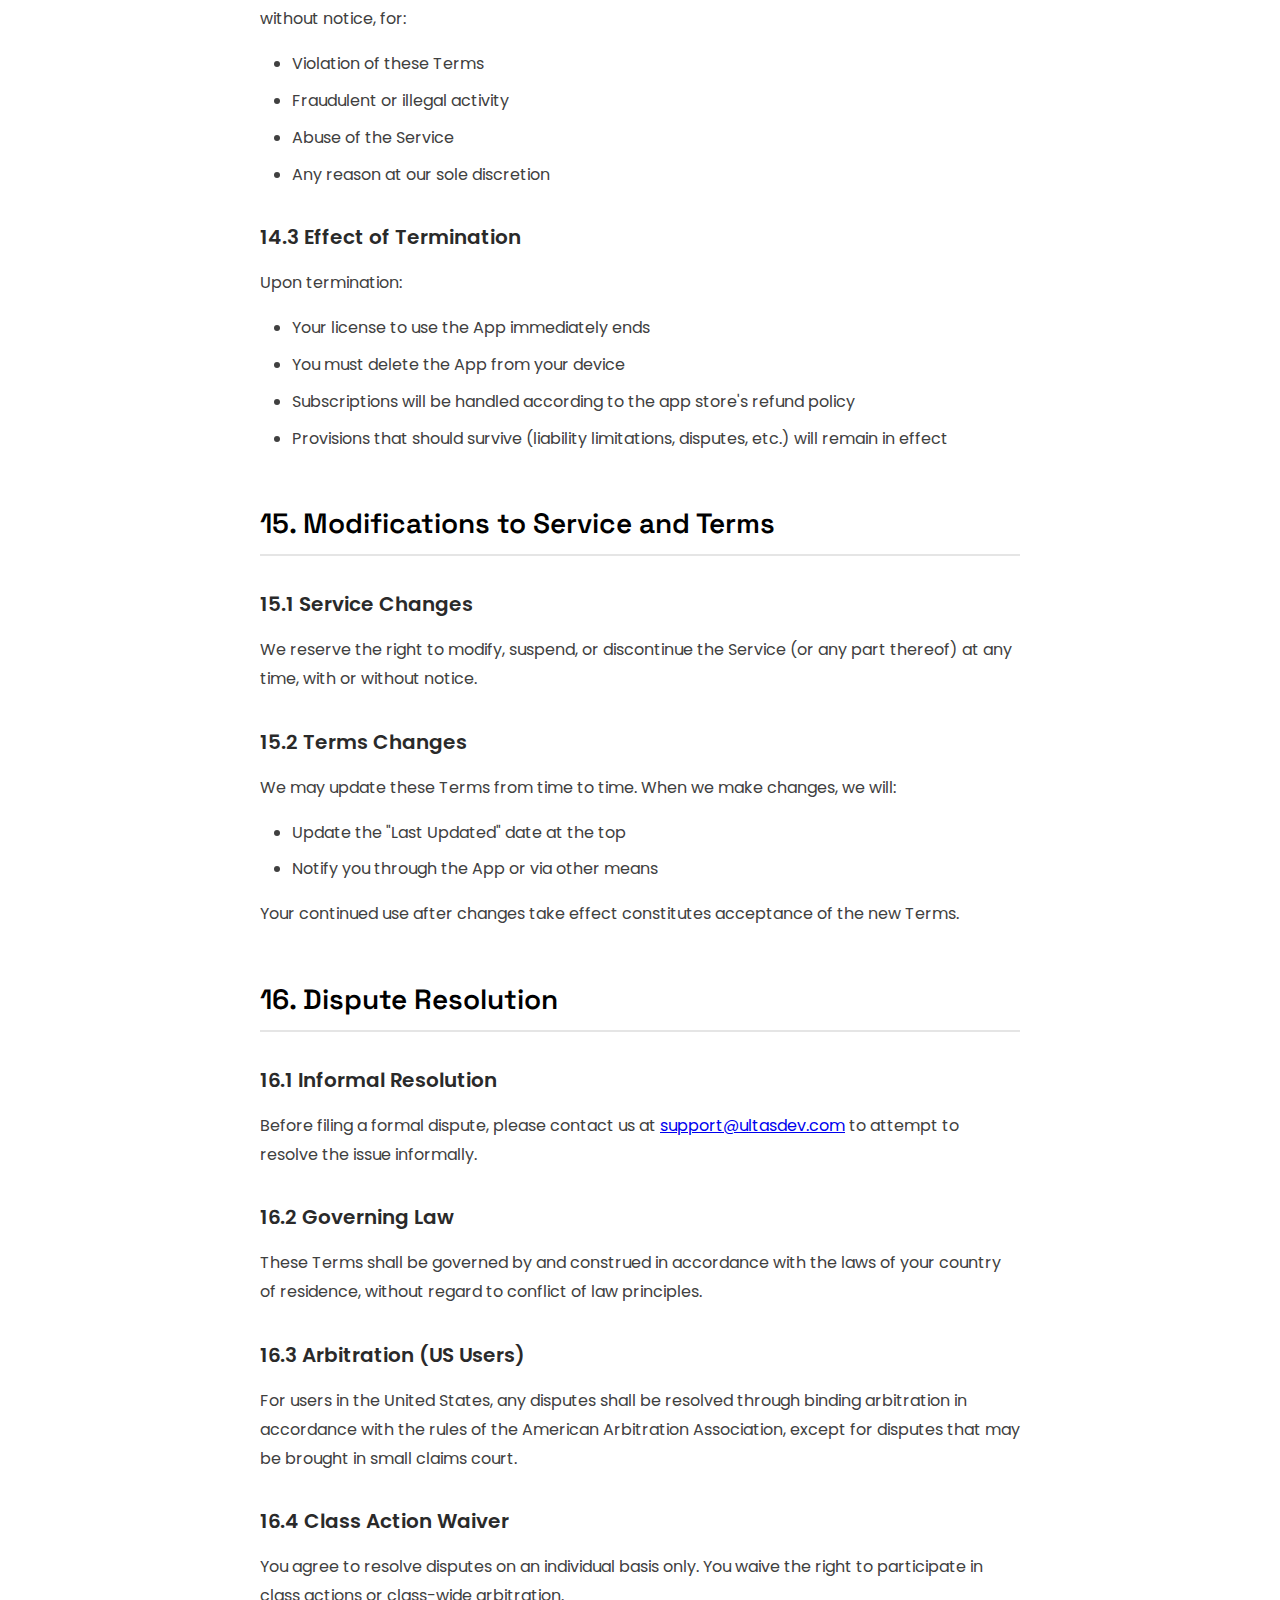
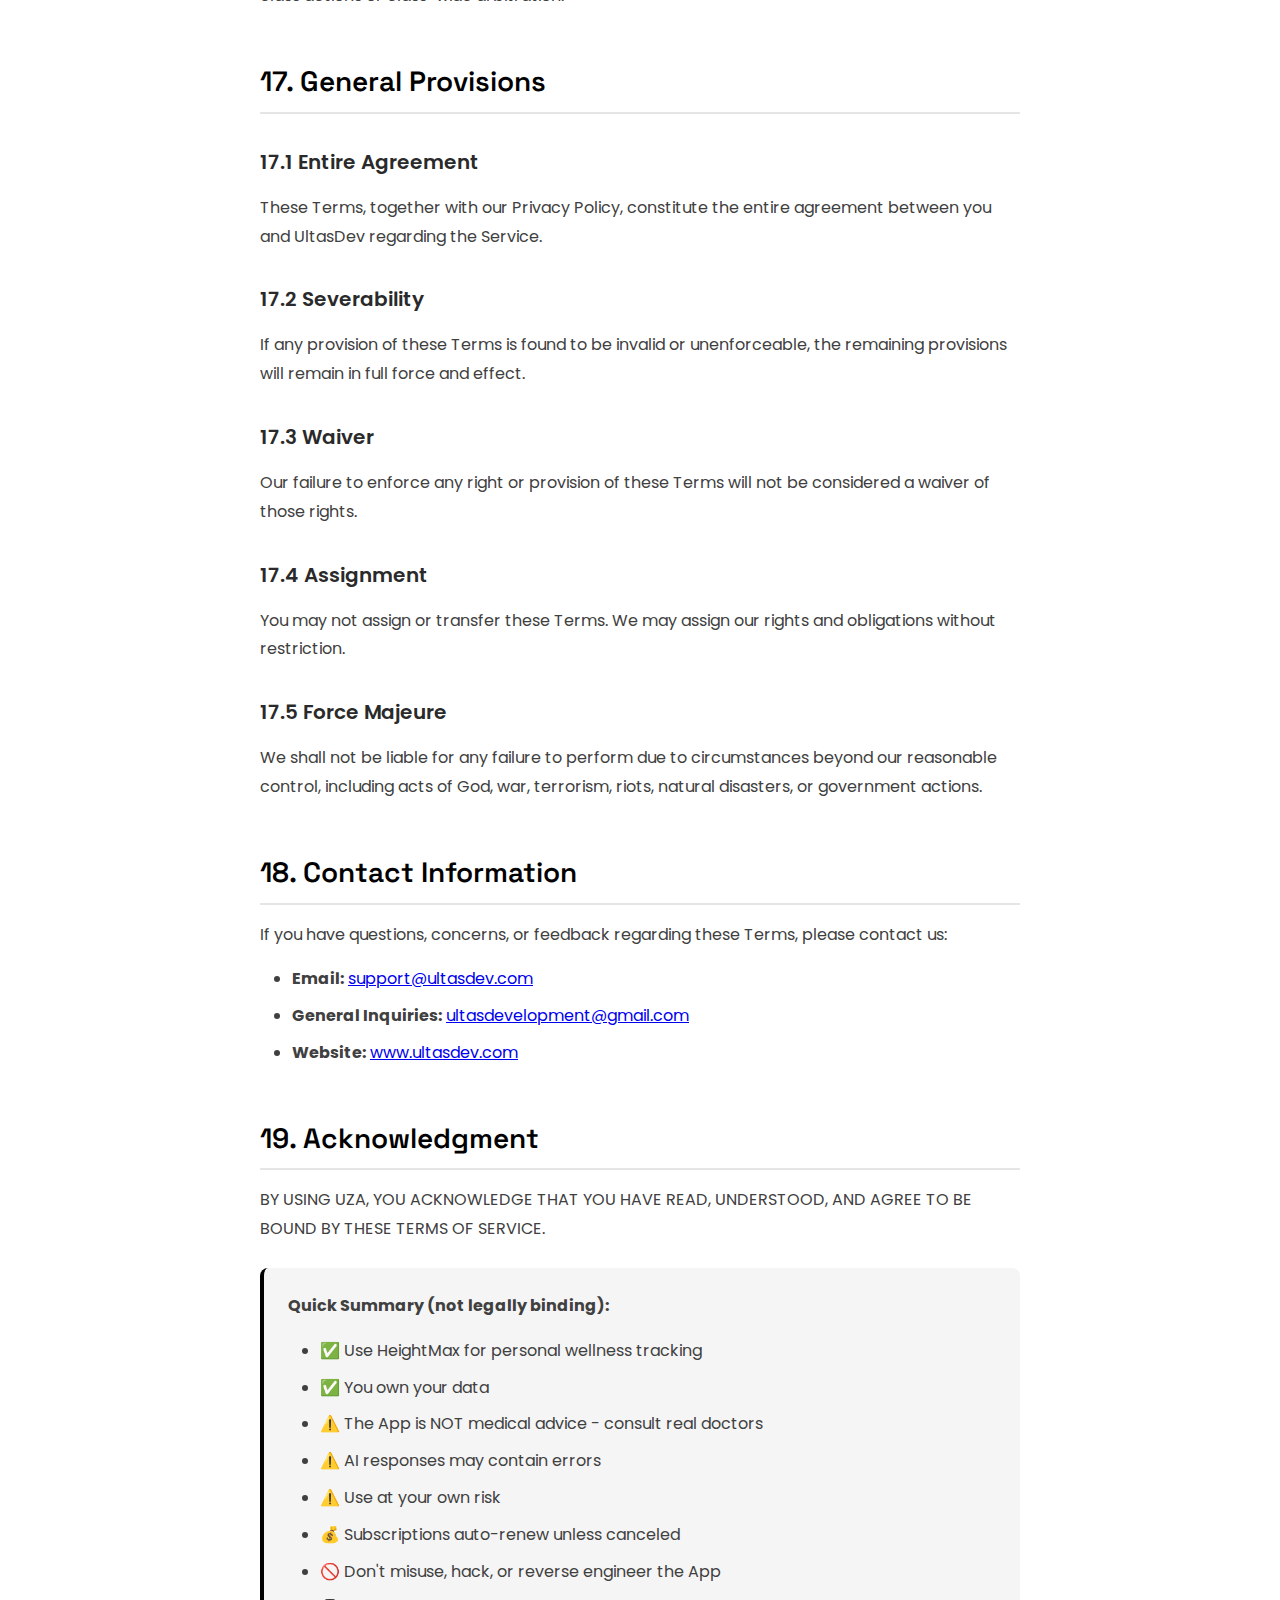
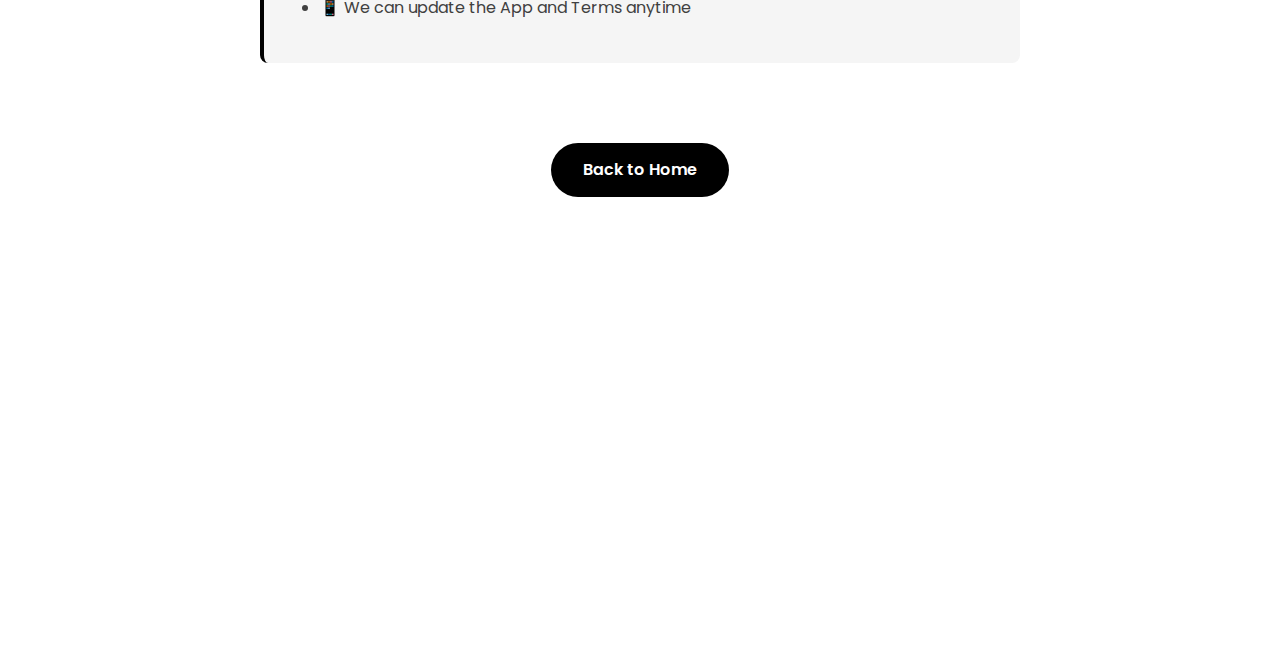
<file: terms-of-service.html>
<!DOCTYPE html>
<html lang="en">
<head>
    <meta charset="UTF-8">
    <meta name="viewport" content="width=device-width, initial-scale=1.0">
    <title>Terms of Service - HeightMax | UltasDev</title>
    <link rel="stylesheet" href="../style.css">
    <link rel="preconnect" href="https://fonts.googleapis.com">
    <link rel="preconnect" href="https://fonts.gstatic.com" crossorigin>
    <link href="https://fonts.googleapis.com/css2?family=Poppins:wght@300;400;500;600;700;800&family=Space+Grotesk:wght@400;500;600;700&display=swap" rel="stylesheet">
    <style>
        .policy-hero {
            background: linear-gradient(135deg, var(--gray-100) 0%, var(--primary-white) 100%);
            padding: 120px 0 60px;
            text-align: center;
        }
        .policy-badge {
            display: inline-block;
            padding: 0.4rem 1rem;
            background: var(--primary-black);
            color: var(--primary-white);
            font-size: 0.75rem;
            font-weight: 600;
            letter-spacing: 0.1em;
            text-transform: uppercase;
            border-radius: 50px;
            margin-bottom: 1rem;
        }
        .policy-title {
            font-size: clamp(2rem, 4vw, 3rem);
            font-weight: 700;
            font-family: 'Space Grotesk', sans-serif;
            letter-spacing: -0.02em;
            margin-bottom: 1rem;
            color: var(--primary-black);
        }
        .policy-date {
            color: var(--gray-500);
            font-size: 0.95rem;
        }
        .policy-content {
            padding: 60px 0;
            background: var(--primary-white);
        }
        .policy-container {
            max-width: 800px;
            margin: 0 auto;
            padding: 0 20px;
        }
        .policy-section {
            margin-bottom: 3rem;
        }
        .policy-section h2 {
            font-size: 1.75rem;
            font-weight: 600;
            font-family: 'Space Grotesk', sans-serif;
            color: var(--primary-black);
            margin-bottom: 1rem;
            padding-bottom: 0.5rem;
            border-bottom: 2px solid var(--gray-200);
        }
        .policy-section h3 {
            font-size: 1.25rem;
            font-weight: 600;
            color: var(--gray-700);
            margin: 2rem 0 1rem;
        }
        .policy-section p {
            color: var(--gray-600);
            line-height: 1.8;
            margin-bottom: 1rem;
        }
        .policy-section ul, .policy-section ol {
            margin: 1rem 0 1rem 2rem;
        }
        .policy-section ul li, .policy-section ol li {
            color: var(--gray-600);
            line-height: 1.8;
            margin-bottom: 0.5rem;
        }
        .back-button {
            display: inline-block;
            padding: 0.875rem 2rem;
            background: var(--primary-black);
            color: var(--primary-white);
            text-decoration: none;
            border-radius: 50px;
            font-weight: 600;
            transition: var(--transition);
            margin-top: 2rem;
        }
        .back-button:hover {
            transform: translateY(-3px);
            box-shadow: 0 10px 30px rgba(0, 0, 0, 0.2);
        }
        .highlight-box {
            background: var(--gray-100);
            padding: 1.5rem;
            border-radius: 8px;
            margin: 1.5rem 0;
            border-left: 4px solid var(--primary-black);
        }
        .warning-box {
            background: #fff3cd;
            padding: 1.5rem;
            border-radius: 8px;
            margin: 1.5rem 0;
            border-left: 4px solid #ffc107;
        }
    </style>
</head>
<body>
    <header class="header">
        <nav class="navbar">
            <div class="container">
                <div class="nav-wrapper">
                    <a href="../index.html" class="logo">
                        <span class="logo-text">ULTASDEV</span>
                        <span class="logo-dot">.</span>
                    </a>
                    <div class="nav-actions">
                        <button class="language-toggle" id="languageToggle" aria-label="Switch language">
                            <span class="lang-text">EN</span>
                        </button>
                        <button class="mobile-menu-toggle" id="mobileMenuToggle">
                            <span class="hamburger-line"></span>
                            <span class="hamburger-line"></span>
                            <span class="hamburger-line"></span>
                        </button>
                    </div>
                    <ul class="nav-menu" id="navMenu">
                        <li><a href="../index.html#home" class="nav-link">Home</a></li>
                        <li><a href="../index.html#services" class="nav-link">Services</a></li>
                        <li><a href="../index.html#portfolio" class="nav-link">Portfolio</a></li>
                        <li><a href="../index.html#process" class="nav-link">Process</a></li>
                        <li><a href="../index.html#about" class="nav-link">About</a></li>
                        <li><a href="../index.html#contact" class="nav-link nav-cta">Get Started</a></li>
                    </ul>
                </div>
            </div>
        </nav>
    </header>

    <section class="policy-hero">
        <div class="container">
            <div class="policy-badge">UZA APP</div>
            <h1 class="policy-title">Terms of Service</h1>
            <p class="policy-date">Last Updated: January 4, 2025</p>
        </div>
    </section>

    <section class="policy-content">
        <div class="policy-container">
            <div class="policy-section">
                <h2>1. Agreement to Terms</h2>
                <p>
                    These Terms of Service ("Terms") constitute a legally binding agreement between you ("User", "you") and UltasDev ("Company", "we", "our", "us") regarding your use of the HeightMax mobile application ("App", "Service").
                </p>
                <p>
                    By downloading, installing, or using HeightMax, you agree to be bound by these Terms. If you do not agree to these Terms, do not use the App.
                </p>
                <div class="highlight-box">
                    <strong>Important:</strong> Please read these Terms carefully. They include important information about your legal rights, remedies, and obligations.
                </div>
            </div>

            <div class="policy-section">
                <h2>2. Description of Service</h2>
                <p>
                    HeightMax is a personal wellness and growth tracking application that provides:
                </p>
                <ul>
                    <li>Height tracking and growth monitoring tools</li>
                    <li>AI-powered coaching and personalized guidance</li>
                    <li>Training and exercise programs</li>
                    <li>Educational content related to health and wellness</li>
                    <li>Progress tracking and analytics</li>
                    <li>Notification and reminder features</li>
                </ul>
                <p>
                    The Service is provided "as is" and may be modified, updated, or discontinued at our discretion.
                </p>
            </div>

            <div class="policy-section">
                <h2>3. Eligibility</h2>
                <p>
                    To use HeightMax, you must:
                </p>
                <ul>
                    <li>Be at least 13 years of age</li>
                    <li>Have the legal capacity to enter into these Terms</li>
                    <li>Not be prohibited from using the Service under applicable laws</li>
                </ul>
                <p>
                    <strong>For users under 18:</strong> You must have permission from a parent or legal guardian to use the App. Parents and guardians are responsible for monitoring and supervising minors' use of the Service.
                </p>
            </div>

            <div class="policy-section">
                <h2>4. License and Restrictions</h2>

                <h3>4.1 License Grant</h3>
                <p>
                    Subject to your compliance with these Terms, we grant you a limited, non-exclusive, non-transferable, revocable license to download, install, and use HeightMax on your personal mobile device for personal, non-commercial purposes.
                </p>

                <h3>4.2 Restrictions</h3>
                <p>You agree NOT to:</p>
                <ul>
                    <li>Copy, modify, distribute, sell, or lease any part of the App</li>
                    <li>Reverse engineer, decompile, or attempt to extract the source code</li>
                    <li>Remove, alter, or obscure any proprietary notices</li>
                    <li>Use the App for any illegal or unauthorized purpose</li>
                    <li>Attempt to gain unauthorized access to any part of the Service</li>
                    <li>Interfere with or disrupt the App's functionality</li>
                    <li>Use automated tools (bots, scrapers) to access the Service</li>
                    <li>Upload malicious code, viruses, or harmful content</li>
                    <li>Impersonate any person or entity</li>
                    <li>Use the App for commercial purposes without permission</li>
                </ul>
            </div>

            <div class="policy-section">
                <h2>5. Subscription and Payment</h2>

                <h3>5.1 Free and Paid Features</h3>
                <p>
                    HeightMax offers both free and premium features. Premium features require a paid subscription, which may be offered on a weekly, monthly, or annual basis.
                </p>

                <h3>5.2 Payment Processing</h3>
                <p>
                    All payments are processed through:
                </p>
                <ul>
                    <li><strong>Apple App Store</strong> for iOS users</li>
                    <li><strong>Google Play Store</strong> for Android users</li>
                </ul>
                <p>
                    By purchasing a subscription, you agree to the payment terms of the respective app store.
                </p>

                <h3>5.3 Auto-Renewal</h3>
                <p>
                    Subscriptions automatically renew unless canceled at least 24 hours before the end of the current period. You will be charged for renewal within 24 hours prior to the end of the current period.
                </p>

                <h3>5.4 Cancellation</h3>
                <p>
                    You may cancel your subscription at any time through your App Store or Play Store account settings. Cancellation will take effect at the end of the current billing period.
                </p>

                <h3>5.5 Refunds</h3>
                <p>
                    Refund requests are subject to the refund policies of Apple App Store or Google Play Store. We do not directly process refunds. Please contact the respective app store for refund requests.
                </p>

                <h3>5.6 Price Changes</h3>
                <p>
                    We reserve the right to modify subscription prices at any time. Price changes will apply to new subscribers and to existing subscribers upon renewal after notice.
                </p>
            </div>

            <div class="policy-section">
                <h2>6. User Responsibilities</h2>

                <h3>6.1 Accurate Information</h3>
                <p>
                    You are responsible for providing accurate and complete information when using the App, including health measurements and personal preferences.
                </p>

                <h3>6.2 Device and Data Security</h3>
                <p>
                    You are responsible for:
                </p>
                <ul>
                    <li>Maintaining the security of your device</li>
                    <li>Keeping your device's operating system up to date</li>
                    <li>Backing up your data</li>
                    <li>Any activity that occurs on your device</li>
                </ul>

                <h3>6.3 Compliance with Laws</h3>
                <p>
                    You agree to comply with all applicable local, national, and international laws and regulations while using the Service.
                </p>
            </div>

            <div class="policy-section">
                <h2>7. Medical Disclaimer</h2>
                <div class="warning-box">
                    <p><strong>⚠️ IMPORTANT MEDICAL DISCLAIMER</strong></p>
                    <p>
                        HeightMax is a wellness and tracking application, NOT a medical device or healthcare service. The App and its features:
                    </p>
                    <ul>
                        <li>Are for informational and educational purposes only</li>
                        <li>Do NOT provide medical advice, diagnosis, or treatment</li>
                        <li>Should NOT replace professional medical consultation</li>
                        <li>Are NOT intended to cure, treat, or prevent any disease or condition</li>
                    </ul>
                </div>

                <p>
                    <strong>You acknowledge and agree that:</strong>
                </p>
                <ul>
                    <li>The AI coaching feature provides general wellness guidance, not medical advice</li>
                    <li>You should always consult a qualified healthcare professional before making health-related decisions</li>
                    <li>Results may vary and are not guaranteed</li>
                    <li>Height growth is influenced by genetics, nutrition, hormones, and other factors beyond the App's control</li>
                    <li>You assume all risks associated with using the training programs</li>
                    <li>You should discontinue use and seek medical attention if you experience pain, discomfort, or adverse effects</li>
                </ul>

                <p>
                    <strong>By using HeightMax, you release us from any liability related to health outcomes, injuries, or adverse effects.</strong>
                </p>
            </div>

            <div class="policy-section">
                <h2>8. AI-Generated Content</h2>
                <p>
                    The AI coaching feature uses Google's Generative AI technology. You acknowledge that:
                </p>
                <ul>
                    <li>AI responses are computer-generated and may contain errors or inaccuracies</li>
                    <li>AI advice is general in nature and not personalized medical guidance</li>
                    <li>You should verify important information from reliable sources</li>
                    <li>We are not responsible for the accuracy, completeness, or usefulness of AI-generated content</li>
                    <li>AI interactions are subject to Google's AI terms and policies</li>
                </ul>
            </div>

            <div class="policy-section">
                <h2>9. Intellectual Property</h2>

                <h3>9.1 Our Property</h3>
                <p>
                    All content, features, and functionality of HeightMax, including but not limited to:
                </p>
                <ul>
                    <li>Text, graphics, logos, icons, images</li>
                    <li>Software code and architecture</li>
                    <li>Training programs and educational content</li>
                    <li>Design, layout, and user interface</li>
                    <li>Trademarks, service marks, and brand names</li>
                </ul>
                <p>
                    are owned by UltasDev or our licensors and are protected by copyright, trademark, and other intellectual property laws.
                </p>

                <h3>9.2 Your Data</h3>
                <p>
                    You retain ownership of your personal data and content you create within the App (measurements, notes, etc.). By using the Service, you grant us a limited license to use this data solely to provide and improve the Service.
                </p>
            </div>

            <div class="policy-section">
                <h2>10. Privacy</h2>
                <p>
                    Your privacy is important to us. Our collection and use of personal information is governed by our <a href="privacy-policy.html">Privacy Policy</a>, which is incorporated into these Terms by reference. Please review the Privacy Policy to understand our data practices.
                </p>
            </div>

            <div class="policy-section">
                <h2>11. Third-Party Services</h2>
                <p>
                    HeightMax integrates with third-party services including:
                </p>
                <ul>
                    <li>Google Generative AI for AI coaching</li>
                    <li>Firebase for analytics and cloud storage</li>
                    <li>Apple/Google payment systems</li>
                </ul>
                <p>
                    These third-party services have their own terms and privacy policies. We are not responsible for the practices or content of third-party services.
                </p>
            </div>

            <div class="policy-section">
                <h2>12. Disclaimers and Limitation of Liability</h2>

                <h3>12.1 "AS IS" Disclaimer</h3>
                <p>
                    THE APP IS PROVIDED "AS IS" AND "AS AVAILABLE" WITHOUT WARRANTIES OF ANY KIND, EXPRESS OR IMPLIED, INCLUDING BUT NOT LIMITED TO:
                </p>
                <ul>
                    <li>Warranties of merchantability, fitness for a particular purpose, or non-infringement</li>
                    <li>Warranties regarding accuracy, reliability, or availability</li>
                    <li>Warranties that the Service will be uninterrupted, secure, or error-free</li>
                </ul>

                <h3>12.2 Limitation of Liability</h3>
                <p>
                    TO THE MAXIMUM EXTENT PERMITTED BY LAW, ULTASDEV SHALL NOT BE LIABLE FOR:
                </p>
                <ul>
                    <li>Indirect, incidental, special, consequential, or punitive damages</li>
                    <li>Loss of profits, data, use, goodwill, or other intangible losses</li>
                    <li>Personal injury, including health-related injuries</li>
                    <li>Unauthorized access to or alteration of your data</li>
                    <li>Errors, mistakes, or inaccuracies in content</li>
                    <li>Any damages resulting from use or inability to use the Service</li>
                </ul>
                <p>
                    OUR TOTAL LIABILITY SHALL NOT EXCEED THE AMOUNT YOU PAID FOR THE SERVICE IN THE 12 MONTHS PRECEDING THE CLAIM, OR $100, WHICHEVER IS GREATER.
                </p>

                <h3>12.3 Assumption of Risk</h3>
                <p>
                    You expressly assume all risks associated with using HeightMax, including physical exercise, training programs, and reliance on AI-generated guidance.
                </p>
            </div>

            <div class="policy-section">
                <h2>13. Indemnification</h2>
                <p>
                    You agree to indemnify, defend, and hold harmless UltasDev, its officers, directors, employees, and agents from any claims, liabilities, damages, losses, costs, or expenses (including legal fees) arising from:
                </p>
                <ul>
                    <li>Your use or misuse of the App</li>
                    <li>Your violation of these Terms</li>
                    <li>Your violation of any rights of another person or entity</li>
                    <li>Your violation of applicable laws or regulations</li>
                </ul>
            </div>

            <div class="policy-section">
                <h2>14. Termination</h2>

                <h3>14.1 Termination by You</h3>
                <p>
                    You may stop using the App at any time by uninstalling it from your device.
                </p>

                <h3>14.2 Termination by Us</h3>
                <p>
                    We reserve the right to suspend or terminate your access to the Service at any time, with or without notice, for:
                </p>
                <ul>
                    <li>Violation of these Terms</li>
                    <li>Fraudulent or illegal activity</li>
                    <li>Abuse of the Service</li>
                    <li>Any reason at our sole discretion</li>
                </ul>

                <h3>14.3 Effect of Termination</h3>
                <p>
                    Upon termination:
                </p>
                <ul>
                    <li>Your license to use the App immediately ends</li>
                    <li>You must delete the App from your device</li>
                    <li>Subscriptions will be handled according to the app store's refund policy</li>
                    <li>Provisions that should survive (liability limitations, disputes, etc.) will remain in effect</li>
                </ul>
            </div>

            <div class="policy-section">
                <h2>15. Modifications to Service and Terms</h2>

                <h3>15.1 Service Changes</h3>
                <p>
                    We reserve the right to modify, suspend, or discontinue the Service (or any part thereof) at any time, with or without notice.
                </p>

                <h3>15.2 Terms Changes</h3>
                <p>
                    We may update these Terms from time to time. When we make changes, we will:
                </p>
                <ul>
                    <li>Update the "Last Updated" date at the top</li>
                    <li>Notify you through the App or via other means</li>
                </ul>
                <p>
                    Your continued use after changes take effect constitutes acceptance of the new Terms.
                </p>
            </div>

            <div class="policy-section">
                <h2>16. Dispute Resolution</h2>

                <h3>16.1 Informal Resolution</h3>
                <p>
                    Before filing a formal dispute, please contact us at <a href="mailto:support@ultasdev.com">support@ultasdev.com</a> to attempt to resolve the issue informally.
                </p>

                <h3>16.2 Governing Law</h3>
                <p>
                    These Terms shall be governed by and construed in accordance with the laws of your country of residence, without regard to conflict of law principles.
                </p>

                <h3>16.3 Arbitration (US Users)</h3>
                <p>
                    For users in the United States, any disputes shall be resolved through binding arbitration in accordance with the rules of the American Arbitration Association, except for disputes that may be brought in small claims court.
                </p>

                <h3>16.4 Class Action Waiver</h3>
                <p>
                    You agree to resolve disputes on an individual basis only. You waive the right to participate in class actions or class-wide arbitration.
                </p>
            </div>

            <div class="policy-section">
                <h2>17. General Provisions</h2>

                <h3>17.1 Entire Agreement</h3>
                <p>
                    These Terms, together with our Privacy Policy, constitute the entire agreement between you and UltasDev regarding the Service.
                </p>

                <h3>17.2 Severability</h3>
                <p>
                    If any provision of these Terms is found to be invalid or unenforceable, the remaining provisions will remain in full force and effect.
                </p>

                <h3>17.3 Waiver</h3>
                <p>
                    Our failure to enforce any right or provision of these Terms will not be considered a waiver of those rights.
                </p>

                <h3>17.4 Assignment</h3>
                <p>
                    You may not assign or transfer these Terms. We may assign our rights and obligations without restriction.
                </p>

                <h3>17.5 Force Majeure</h3>
                <p>
                    We shall not be liable for any failure to perform due to circumstances beyond our reasonable control, including acts of God, war, terrorism, riots, natural disasters, or government actions.
                </p>
            </div>

            <div class="policy-section">
                <h2>18. Contact Information</h2>
                <p>
                    If you have questions, concerns, or feedback regarding these Terms, please contact us:
                </p>
                <ul>
                    <li><strong>Email:</strong> <a href="mailto:support@ultasdev.com">support@ultasdev.com</a></li>
                    <li><strong>General Inquiries:</strong> <a href="mailto:ultasdevelopment@gmail.com">ultasdevelopment@gmail.com</a></li>
                    <li><strong>Website:</strong> <a href="https://www.ultasdev.com">www.ultasdev.com</a></li>
                </ul>
            </div>

            <div class="policy-section">
                <h2>19. Acknowledgment</h2>
                <p>
                    BY USING UZA, YOU ACKNOWLEDGE THAT YOU HAVE READ, UNDERSTOOD, AND AGREE TO BE BOUND BY THESE TERMS OF SERVICE.
                </p>
                <div class="highlight-box">
                    <p><strong>Quick Summary (not legally binding):</strong></p>
                    <ul>
                        <li>✅ Use HeightMax for personal wellness tracking</li>
                        <li>✅ You own your data</li>
                        <li>⚠️ The App is NOT medical advice - consult real doctors</li>
                        <li>⚠️ AI responses may contain errors</li>
                        <li>⚠️ Use at your own risk</li>
                        <li>💰 Subscriptions auto-renew unless canceled</li>
                        <li>🚫 Don't misuse, hack, or reverse engineer the App</li>
                        <li>📱 We can update the App and Terms anytime</li>
                    </ul>
                </div>
            </div>

            <div style="text-align: center; margin-top: 3rem;">
                <a href="../index.html" class="back-button">Back to Home</a>
            </div>
        </div>
    </section>

    <footer class="footer">
        <div class="container">
            <div class="footer-content">
                <div class="footer-brand">
                    <div class="footer-logo">ULTASDEV.</div>
                    <p class="footer-tagline">Building the future, one app at a time.</p>
                </div>
                <div class="footer-links">
                    <div class="footer-column">
                        <h4>Company</h4>
                        <ul>
                            <li><a href="../index.html#about">About</a></li>
                            <li><a href="../index.html#portfolio">Projects</a></li>
                            <li><a href="../index.html#process">Process</a></li>
                            <li><a href="../index.html#contact">Contact</a></li>
                        </ul>
                    </div>
                    <div class="footer-column">
                        <h4>Legal</h4>
                        <ul>
                            <li><a href="privacy-policy.html">Privacy Policy</a></li>
                            <li><a href="terms-of-service.html">Terms of Service</a></li>
                        </ul>
                    </div>
                </div>
            </div>
            <div class="footer-bottom">
                <p>&copy; 2025 UltasDev. All rights reserved.</p>
            </div>
        </div>
    </footer>

    <script src="../script.js"></script>
</body>
</html>
</file>
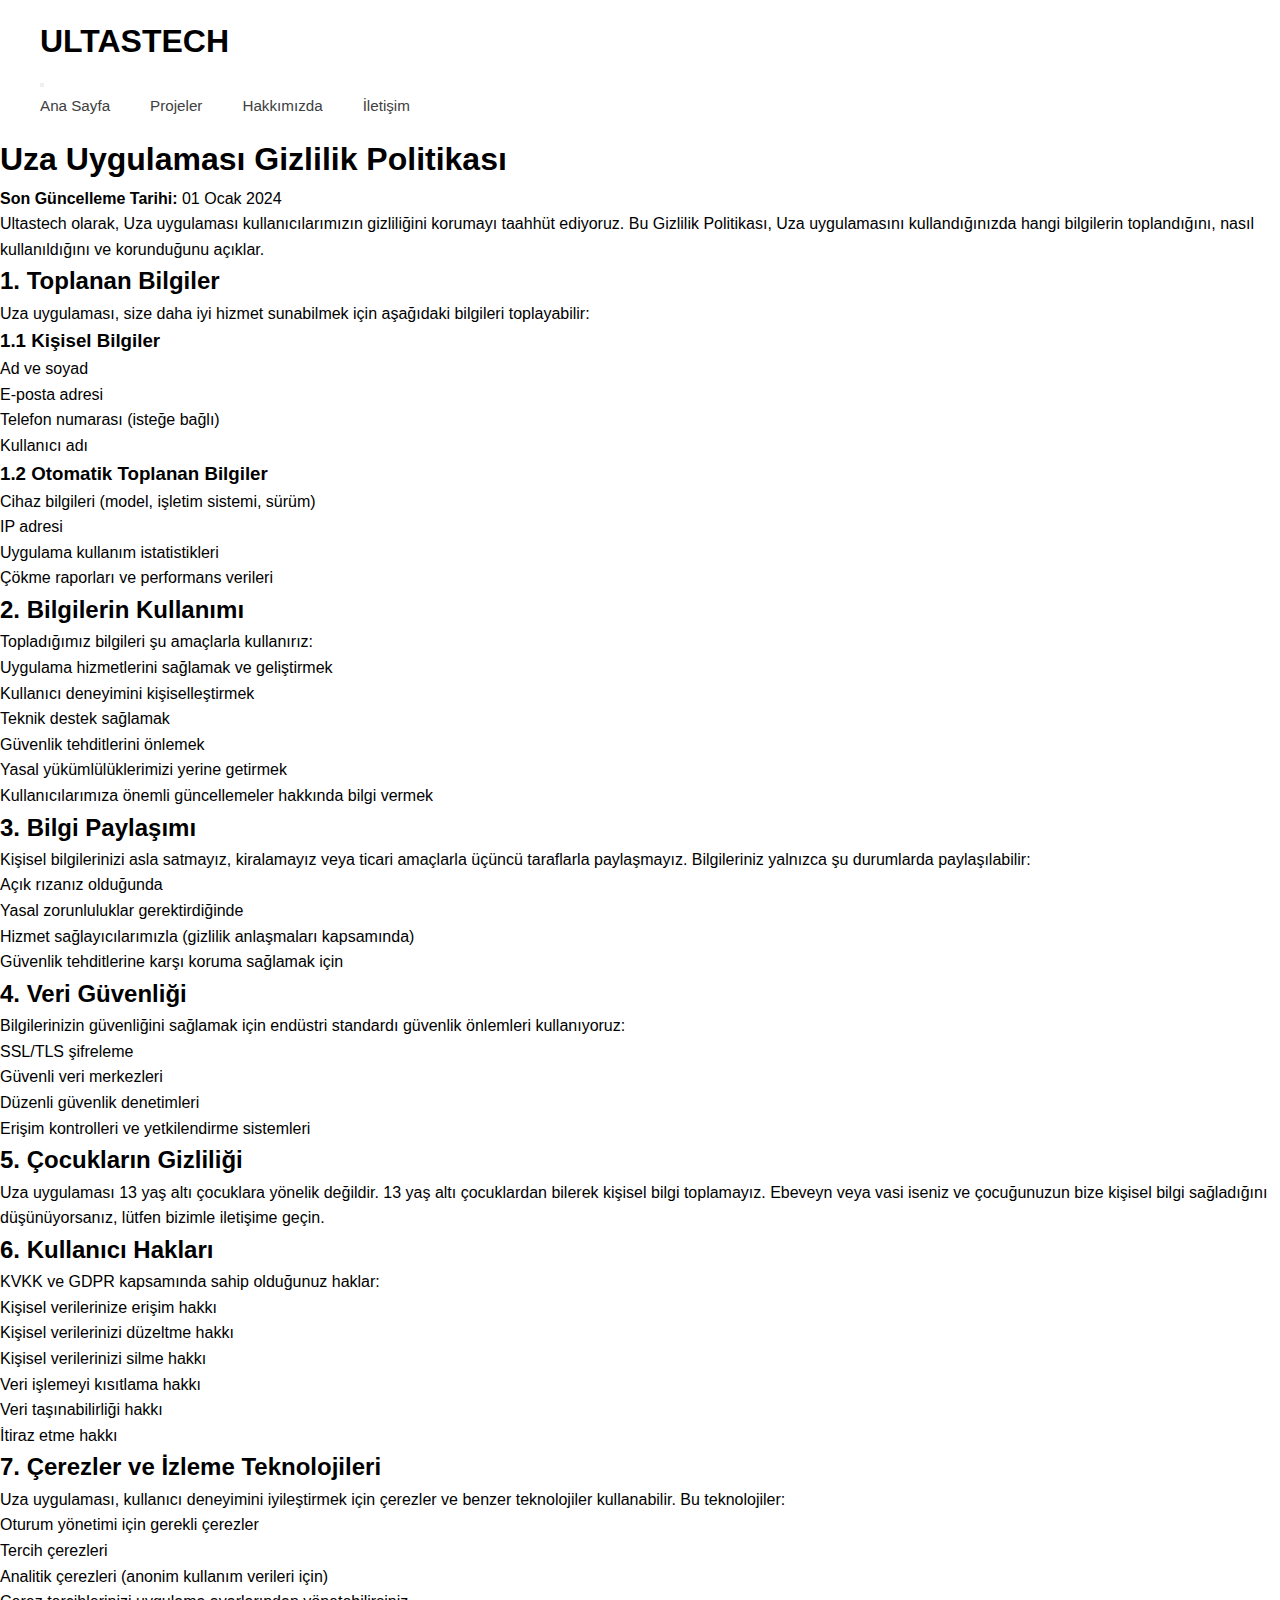
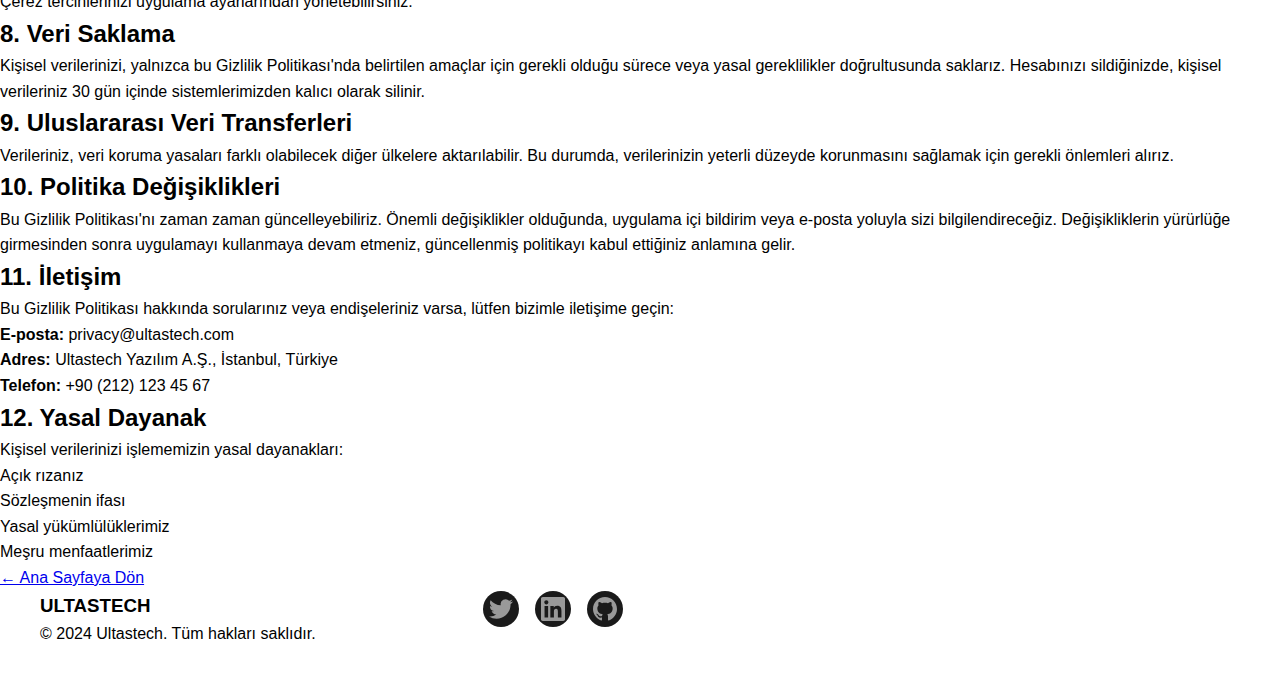
<file: uza-privacy-policy.html>
<!DOCTYPE html>
<html lang="tr">
<head>
    <meta charset="UTF-8">
    <meta name="viewport" content="width=device-width, initial-scale=1.0">
    <title>Uza Uygulaması Gizlilik Politikası - Ultastech</title>
    <link rel="stylesheet" href="style.css">
    <link rel="preconnect" href="https://fonts.googleapis.com">
    <link rel="preconnect" href="https://fonts.gstatic.com" crossorigin>
    <link href="https://fonts.googleapis.com/css2?family=Inter:wght@300;400;600;700&display=swap" rel="stylesheet">
</head>
<body>
    <header>
        <nav class="navbar">
            <div class="container">
                <div class="nav-brand">
                    <h1>ULTASTECH</h1>
                </div>
                <button class="mobile-toggle" id="mobile-toggle">
                    <span></span>
                    <span></span>
                    <span></span>
                </button>
                <ul class="nav-menu" id="nav-menu">
                    <li><a href="index.html" class="nav-link">Ana Sayfa</a></li>
                    <li><a href="index.html#projects" class="nav-link">Projeler</a></li>
                    <li><a href="index.html#about" class="nav-link">Hakkımızda</a></li>
                    <li><a href="index.html#contact" class="nav-link">İletişim</a></li>
                </ul>
            </div>
        </nav>
    </header>

    <main>
        <div class="privacy-header">
            <h1>Uza Uygulaması Gizlilik Politikası</h1>
        </div>

        <div class="privacy-content">
            <div class="privacy-container">
                <div class="privacy-section">
                    <p><strong>Son Güncelleme Tarihi:</strong> 01 Ocak 2024</p>
                    <p>Ultastech olarak, Uza uygulaması kullanıcılarımızın gizliliğini korumayı taahhüt ediyoruz. Bu Gizlilik Politikası, Uza uygulamasını kullandığınızda hangi bilgilerin toplandığını, nasıl kullanıldığını ve korunduğunu açıklar.</p>
                </div>

                <div class="privacy-section">
                    <h2>1. Toplanan Bilgiler</h2>
                    <p>Uza uygulaması, size daha iyi hizmet sunabilmek için aşağıdaki bilgileri toplayabilir:</p>

                    <h3>1.1 Kişisel Bilgiler</h3>
                    <ul>
                        <li>Ad ve soyad</li>
                        <li>E-posta adresi</li>
                        <li>Telefon numarası (isteğe bağlı)</li>
                        <li>Kullanıcı adı</li>
                    </ul>

                    <h3>1.2 Otomatik Toplanan Bilgiler</h3>
                    <ul>
                        <li>Cihaz bilgileri (model, işletim sistemi, sürüm)</li>
                        <li>IP adresi</li>
                        <li>Uygulama kullanım istatistikleri</li>
                        <li>Çökme raporları ve performans verileri</li>
                    </ul>
                </div>

                <div class="privacy-section">
                    <h2>2. Bilgilerin Kullanımı</h2>
                    <p>Topladığımız bilgileri şu amaçlarla kullanırız:</p>
                    <ul>
                        <li>Uygulama hizmetlerini sağlamak ve geliştirmek</li>
                        <li>Kullanıcı deneyimini kişiselleştirmek</li>
                        <li>Teknik destek sağlamak</li>
                        <li>Güvenlik tehditlerini önlemek</li>
                        <li>Yasal yükümlülüklerimizi yerine getirmek</li>
                        <li>Kullanıcılarımıza önemli güncellemeler hakkında bilgi vermek</li>
                    </ul>
                </div>

                <div class="privacy-section">
                    <h2>3. Bilgi Paylaşımı</h2>
                    <p>Kişisel bilgilerinizi asla satmayız, kiralamayız veya ticari amaçlarla üçüncü taraflarla paylaşmayız. Bilgileriniz yalnızca şu durumlarda paylaşılabilir:</p>
                    <ul>
                        <li>Açık rızanız olduğunda</li>
                        <li>Yasal zorunluluklar gerektirdiğinde</li>
                        <li>Hizmet sağlayıcılarımızla (gizlilik anlaşmaları kapsamında)</li>
                        <li>Güvenlik tehditlerine karşı koruma sağlamak için</li>
                    </ul>
                </div>

                <div class="privacy-section">
                    <h2>4. Veri Güvenliği</h2>
                    <p>Bilgilerinizin güvenliğini sağlamak için endüstri standardı güvenlik önlemleri kullanıyoruz:</p>
                    <ul>
                        <li>SSL/TLS şifreleme</li>
                        <li>Güvenli veri merkezleri</li>
                        <li>Düzenli güvenlik denetimleri</li>
                        <li>Erişim kontrolleri ve yetkilendirme sistemleri</li>
                    </ul>
                </div>

                <div class="privacy-section">
                    <h2>5. Çocukların Gizliliği</h2>
                    <p>Uza uygulaması 13 yaş altı çocuklara yönelik değildir. 13 yaş altı çocuklardan bilerek kişisel bilgi toplamayız. Ebeveyn veya vasi iseniz ve çocuğunuzun bize kişisel bilgi sağladığını düşünüyorsanız, lütfen bizimle iletişime geçin.</p>
                </div>

                <div class="privacy-section">
                    <h2>6. Kullanıcı Hakları</h2>
                    <p>KVKK ve GDPR kapsamında sahip olduğunuz haklar:</p>
                    <ul>
                        <li>Kişisel verilerinize erişim hakkı</li>
                        <li>Kişisel verilerinizi düzeltme hakkı</li>
                        <li>Kişisel verilerinizi silme hakkı</li>
                        <li>Veri işlemeyi kısıtlama hakkı</li>
                        <li>Veri taşınabilirliği hakkı</li>
                        <li>İtiraz etme hakkı</li>
                    </ul>
                </div>

                <div class="privacy-section">
                    <h2>7. Çerezler ve İzleme Teknolojileri</h2>
                    <p>Uza uygulaması, kullanıcı deneyimini iyileştirmek için çerezler ve benzer teknolojiler kullanabilir. Bu teknolojiler:</p>
                    <ul>
                        <li>Oturum yönetimi için gerekli çerezler</li>
                        <li>Tercih çerezleri</li>
                        <li>Analitik çerezleri (anonim kullanım verileri için)</li>
                    </ul>
                    <p>Çerez tercihlerinizi uygulama ayarlarından yönetebilirsiniz.</p>
                </div>

                <div class="privacy-section">
                    <h2>8. Veri Saklama</h2>
                    <p>Kişisel verilerinizi, yalnızca bu Gizlilik Politikası'nda belirtilen amaçlar için gerekli olduğu sürece veya yasal gereklilikler doğrultusunda saklarız. Hesabınızı sildiğinizde, kişisel verileriniz 30 gün içinde sistemlerimizden kalıcı olarak silinir.</p>
                </div>

                <div class="privacy-section">
                    <h2>9. Uluslararası Veri Transferleri</h2>
                    <p>Verileriniz, veri koruma yasaları farklı olabilecek diğer ülkelere aktarılabilir. Bu durumda, verilerinizin yeterli düzeyde korunmasını sağlamak için gerekli önlemleri alırız.</p>
                </div>

                <div class="privacy-section">
                    <h2>10. Politika Değişiklikleri</h2>
                    <p>Bu Gizlilik Politikası'nı zaman zaman güncelleyebiliriz. Önemli değişiklikler olduğunda, uygulama içi bildirim veya e-posta yoluyla sizi bilgilendireceğiz. Değişikliklerin yürürlüğe girmesinden sonra uygulamayı kullanmaya devam etmeniz, güncellenmiş politikayı kabul ettiğiniz anlamına gelir.</p>
                </div>

                <div class="privacy-section">
                    <h2>11. İletişim</h2>
                    <p>Bu Gizlilik Politikası hakkında sorularınız veya endişeleriniz varsa, lütfen bizimle iletişime geçin:</p>
                    <ul>
                        <li><strong>E-posta:</strong> privacy@ultastech.com</li>
                        <li><strong>Adres:</strong> Ultastech Yazılım A.Ş., İstanbul, Türkiye</li>
                        <li><strong>Telefon:</strong> +90 (212) 123 45 67</li>
                    </ul>
                </div>

                <div class="privacy-section">
                    <h2>12. Yasal Dayanak</h2>
                    <p>Kişisel verilerinizi işlememizin yasal dayanakları:</p>
                    <ul>
                        <li>Açık rızanız</li>
                        <li>Sözleşmenin ifası</li>
                        <li>Yasal yükümlülüklerimiz</li>
                        <li>Meşru menfaatlerimiz</li>
                    </ul>
                </div>

                <a href="index.html" class="back-link">← Ana Sayfaya Dön</a>
            </div>
        </div>
    </main>

    <footer>
        <div class="container">
            <div class="footer-content">
                <div class="footer-brand">
                    <h3>ULTASTECH</h3>
                    <p>&copy; 2024 Ultastech. Tüm hakları saklıdır.</p>
                </div>
                <div class="footer-social">
                    <a href="#" class="social-link" aria-label="Twitter">
                        <svg width="24" height="24" viewBox="0 0 24 24" fill="currentColor">
                            <path d="M23.953 4.57a10 10 0 01-2.825.775 4.958 4.958 0 002.163-2.723c-.951.555-2.005.959-3.127 1.184a4.92 4.92 0 00-8.384 4.482C7.69 8.095 4.067 6.13 1.64 3.162a4.822 4.822 0 00-.666 2.475c0 1.71.87 3.213 2.188 4.096a4.904 4.904 0 01-2.228-.616v.06a4.923 4.923 0 003.946 4.827 4.996 4.996 0 01-2.212.085 4.936 4.936 0 004.604 3.417 9.867 9.867 0 01-6.102 2.105c-.39 0-.779-.023-1.17-.067a13.995 13.995 0 007.557 2.209c9.053 0 13.998-7.496 13.998-13.985 0-.21 0-.42-.015-.63A9.935 9.935 0 0024 4.59z"/>
                        </svg>
                    </a>
                    <a href="#" class="social-link" aria-label="LinkedIn">
                        <svg width="24" height="24" viewBox="0 0 24 24" fill="currentColor">
                            <path d="M20.447 20.452h-3.554v-5.569c0-1.328-.027-3.037-1.852-3.037-1.853 0-2.136 1.445-2.136 2.939v5.667H9.351V9h3.414v1.561h.046c.477-.9 1.637-1.85 3.37-1.85 3.601 0 4.267 2.37 4.267 5.455v6.286zM5.337 7.433c-1.144 0-2.063-.926-2.063-2.065 0-1.138.92-2.063 2.063-2.063 1.14 0 2.064.925 2.064 2.063 0 1.139-.925 2.065-2.064 2.065zm1.782 13.019H3.555V9h3.564v11.452zM22.225 0H1.771C.792 0 0 .774 0 1.729v20.542C0 23.227.792 24 1.771 24h20.451C23.2 24 24 23.227 24 22.271V1.729C24 .774 23.2 0 22.222 0h.003z"/>
                        </svg>
                    </a>
                    <a href="#" class="social-link" aria-label="GitHub">
                        <svg width="24" height="24" viewBox="0 0 24 24" fill="currentColor">
                            <path d="M12 0c-6.626 0-12 5.373-12 12 0 5.302 3.438 9.8 8.207 11.387.599.111.793-.261.793-.577v-2.234c-3.338.726-4.033-1.416-4.033-1.416-.546-1.387-1.333-1.756-1.333-1.756-1.089-.745.083-.729.083-.729 1.205.084 1.839 1.237 1.839 1.237 1.07 1.834 2.807 1.304 3.492.997.107-.775.418-1.305.762-1.604-2.665-.305-5.467-1.334-5.467-5.931 0-1.311.469-2.381 1.236-3.221-.124-.303-.535-1.524.117-3.176 0 0 1.008-.322 3.301 1.23.957-.266 1.983-.399 3.003-.404 1.02.005 2.047.138 3.006.404 2.291-1.552 3.297-1.23 3.297-1.23.653 1.653.242 2.874.118 3.176.77.84 1.235 1.911 1.235 3.221 0 4.609-2.807 5.624-5.479 5.921.43.372.823 1.102.823 2.222v3.293c0 .319.192.694.801.576 4.765-1.589 8.199-6.086 8.199-11.386 0-6.627-5.373-12-12-12z"/>
                        </svg>
                    </a>
                </div>
            </div>
        </div>
    </footer>

    <script src="script.js"></script>
</body>
</html>
</file>
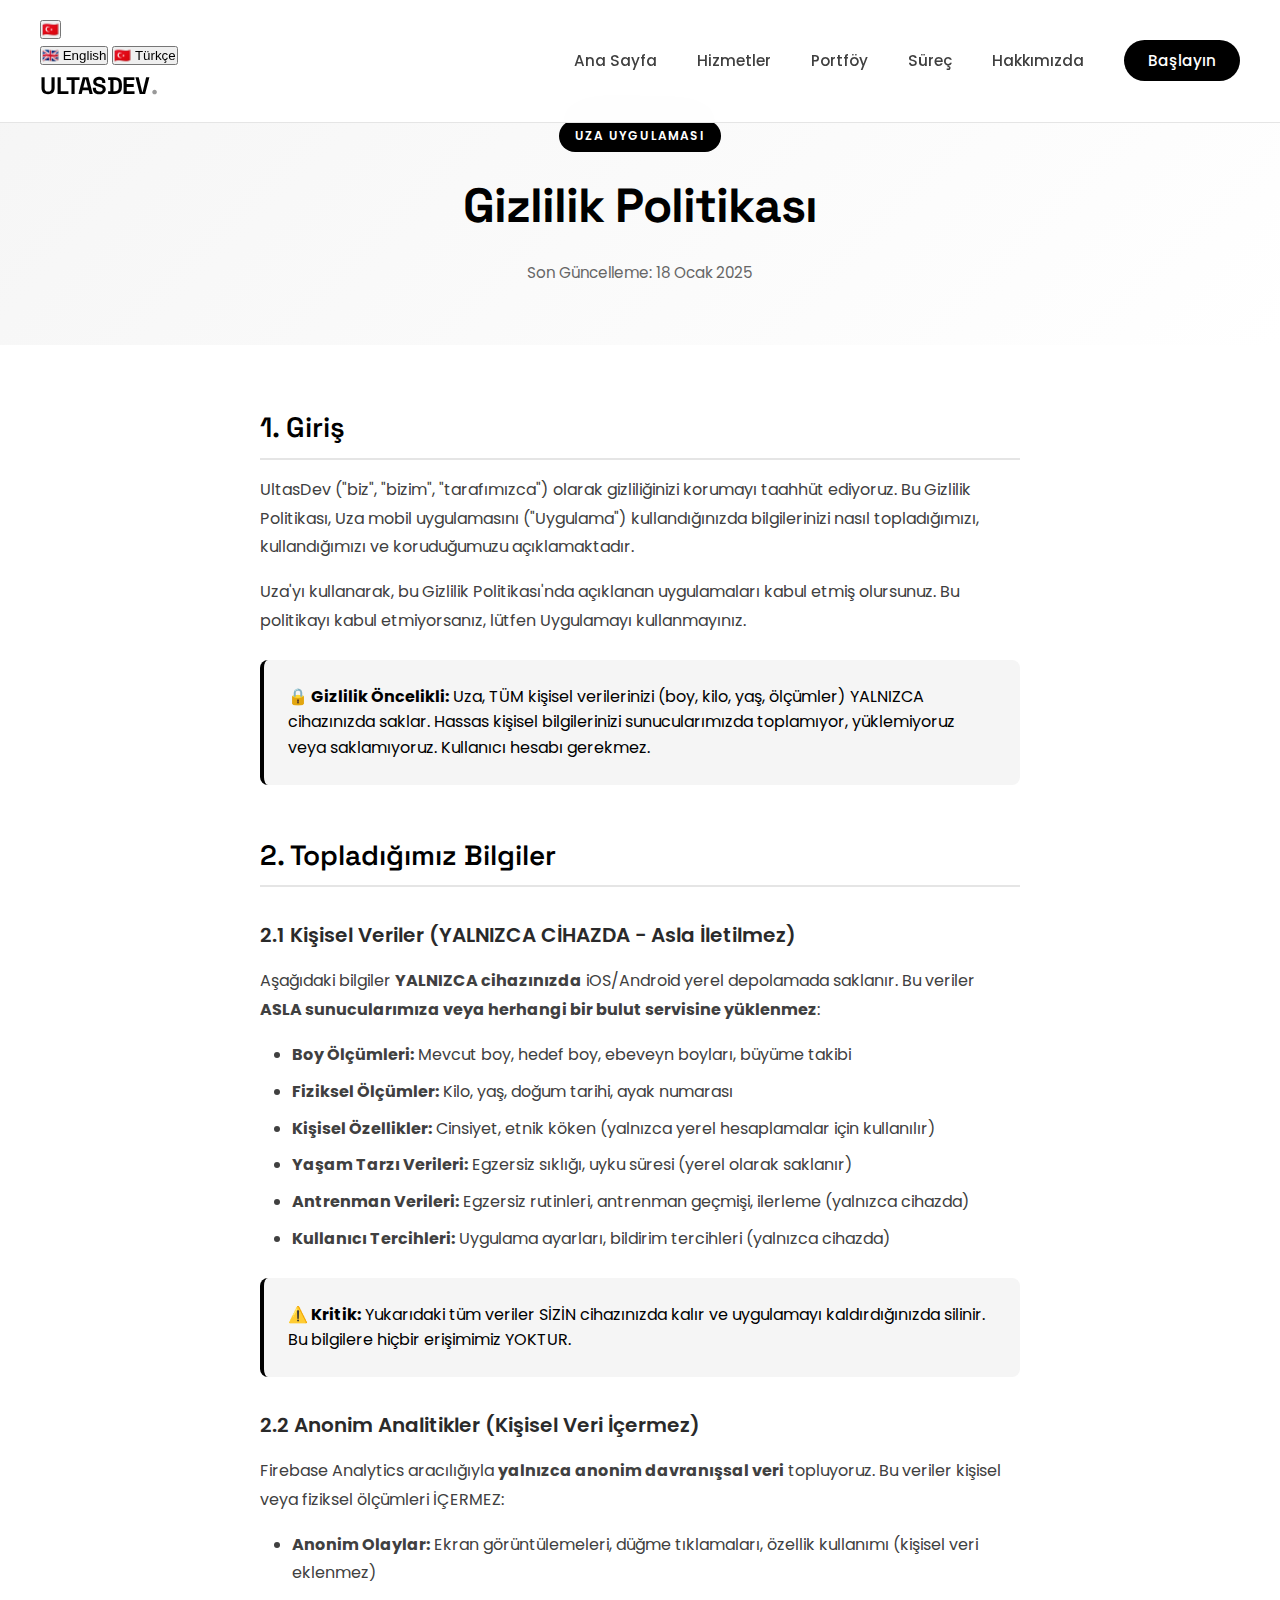
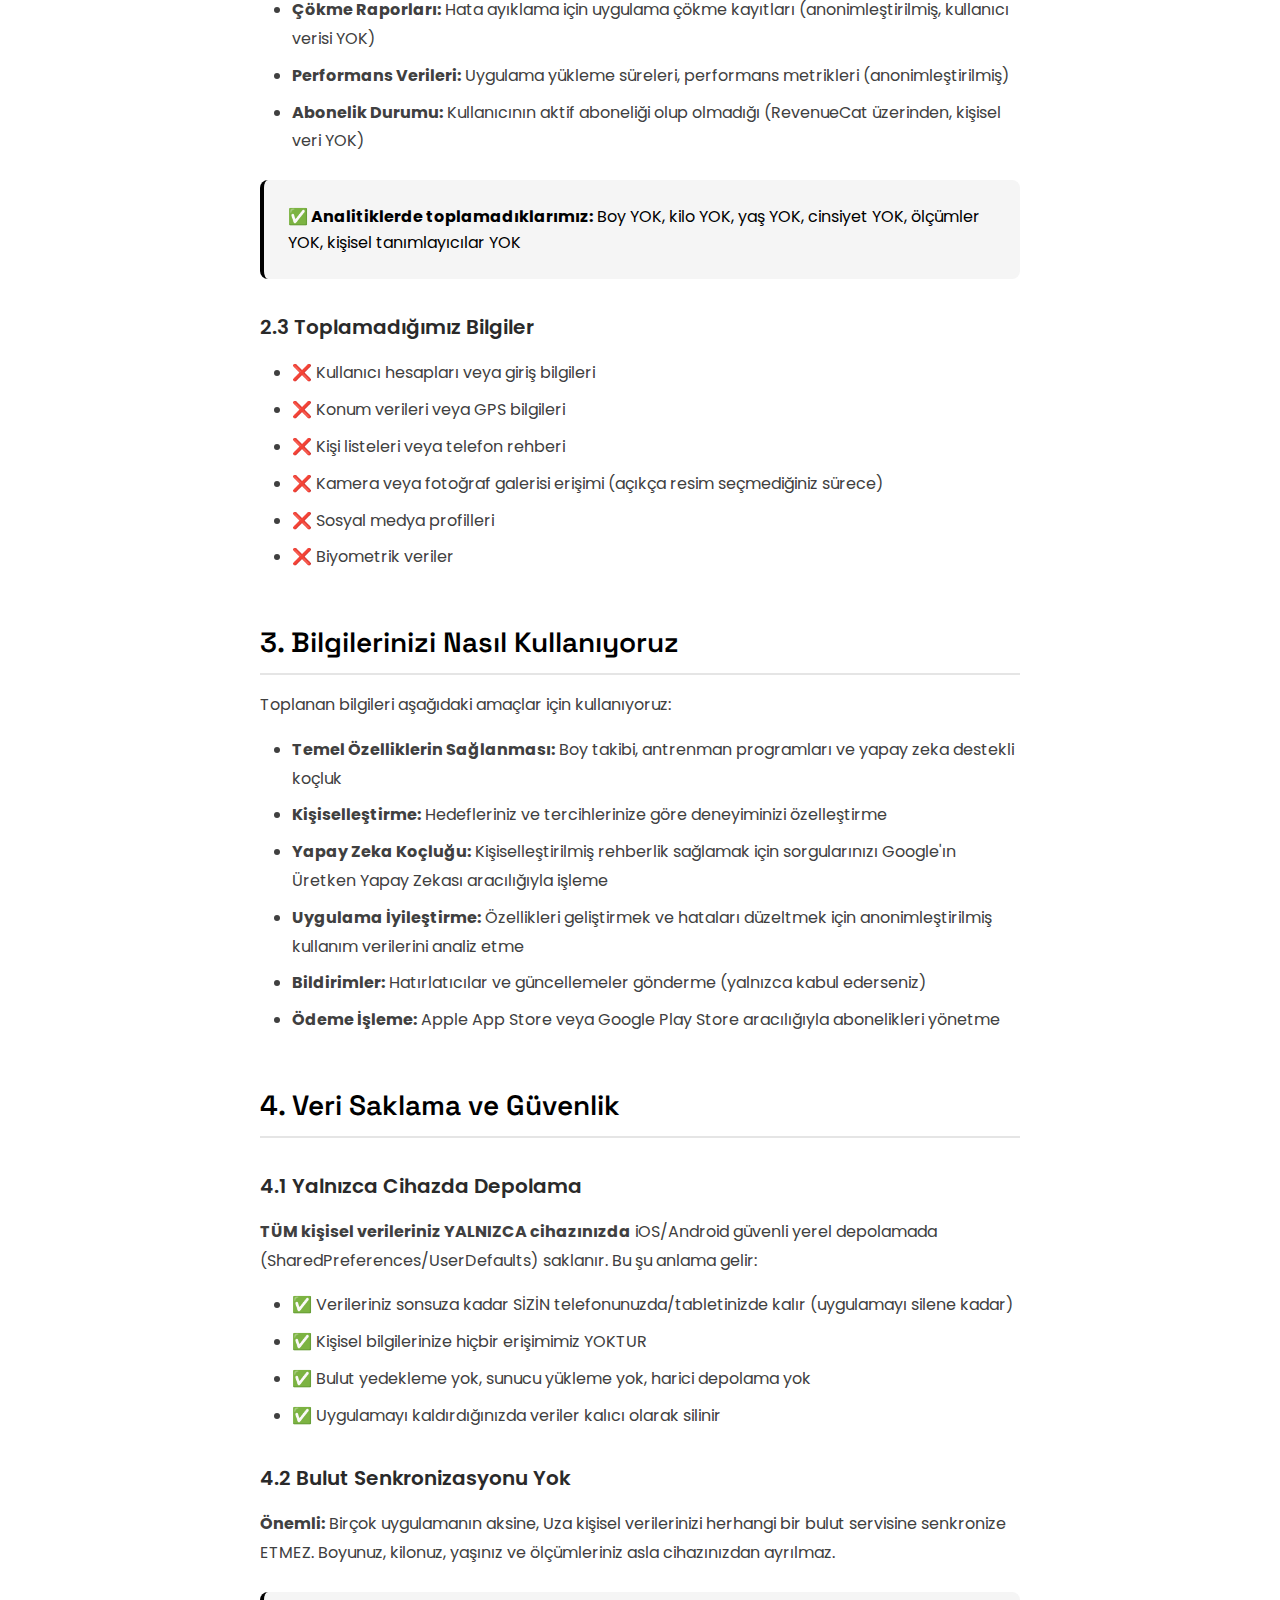
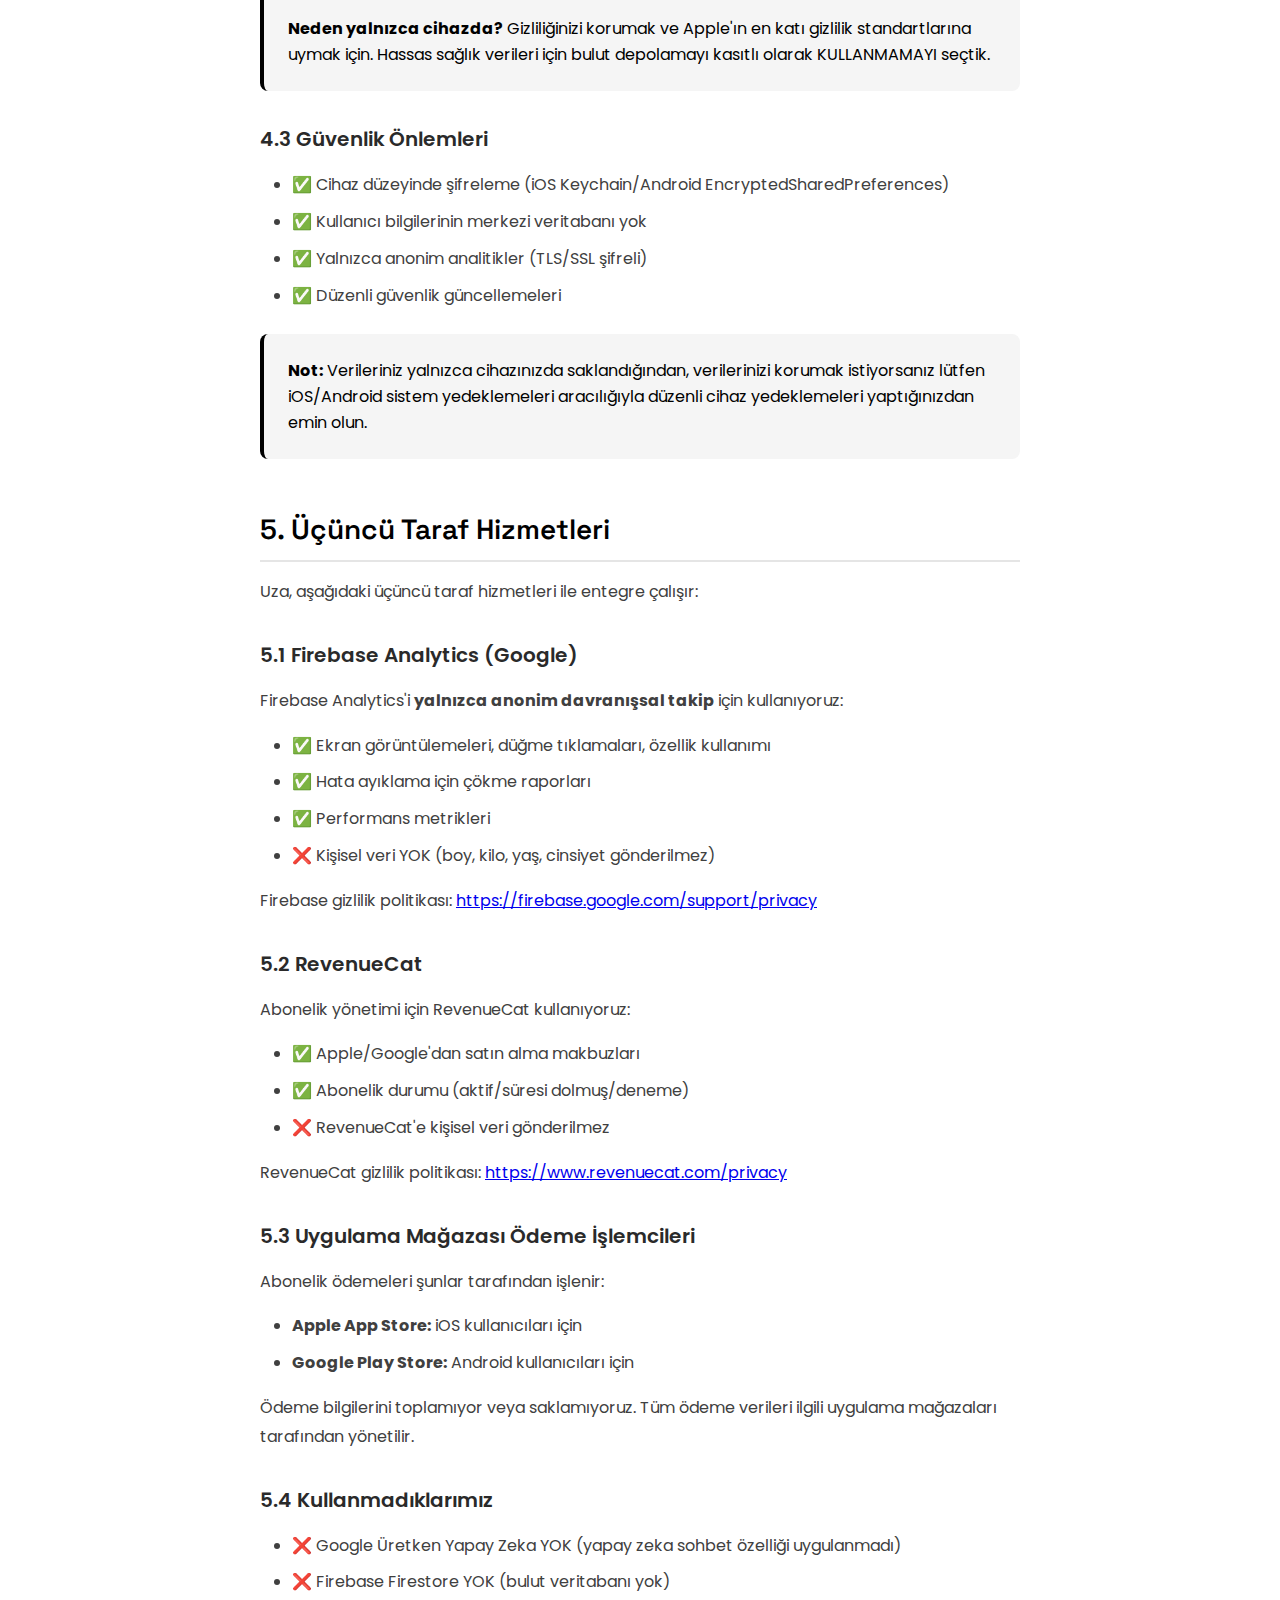
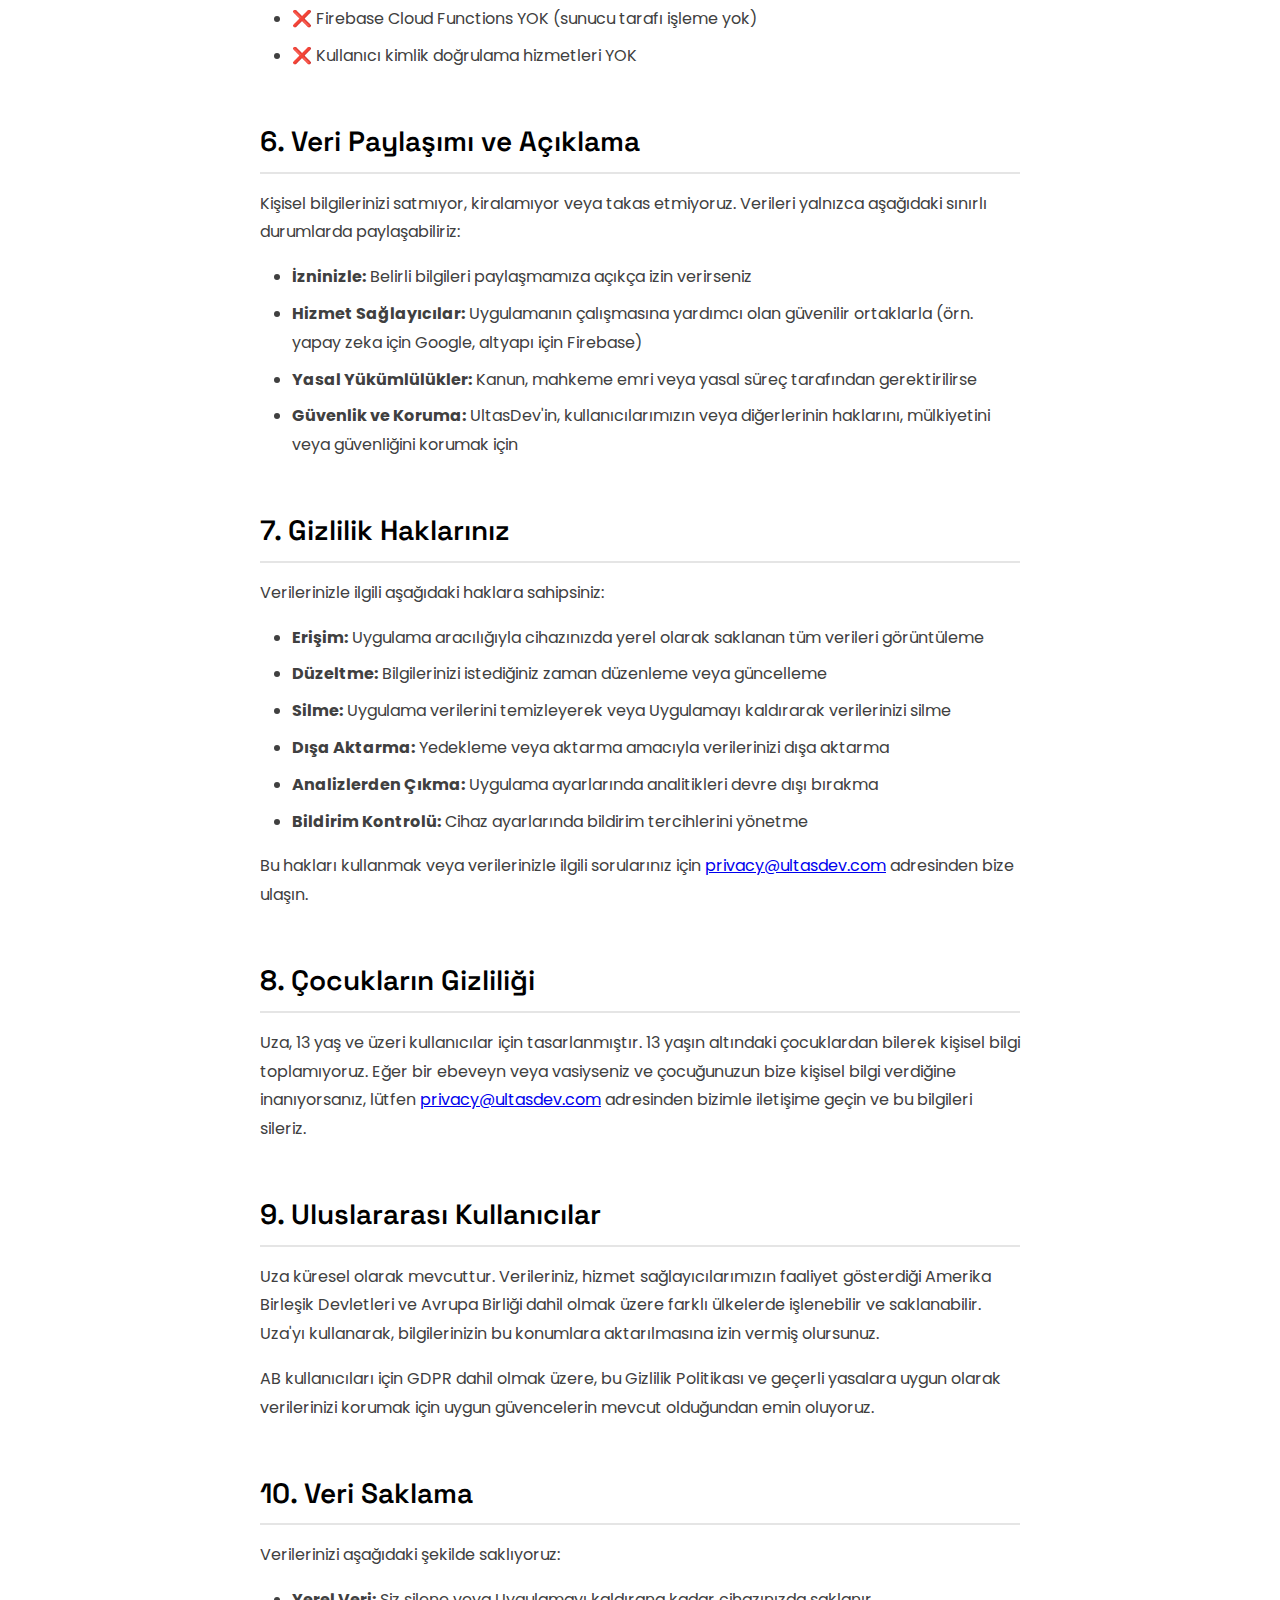
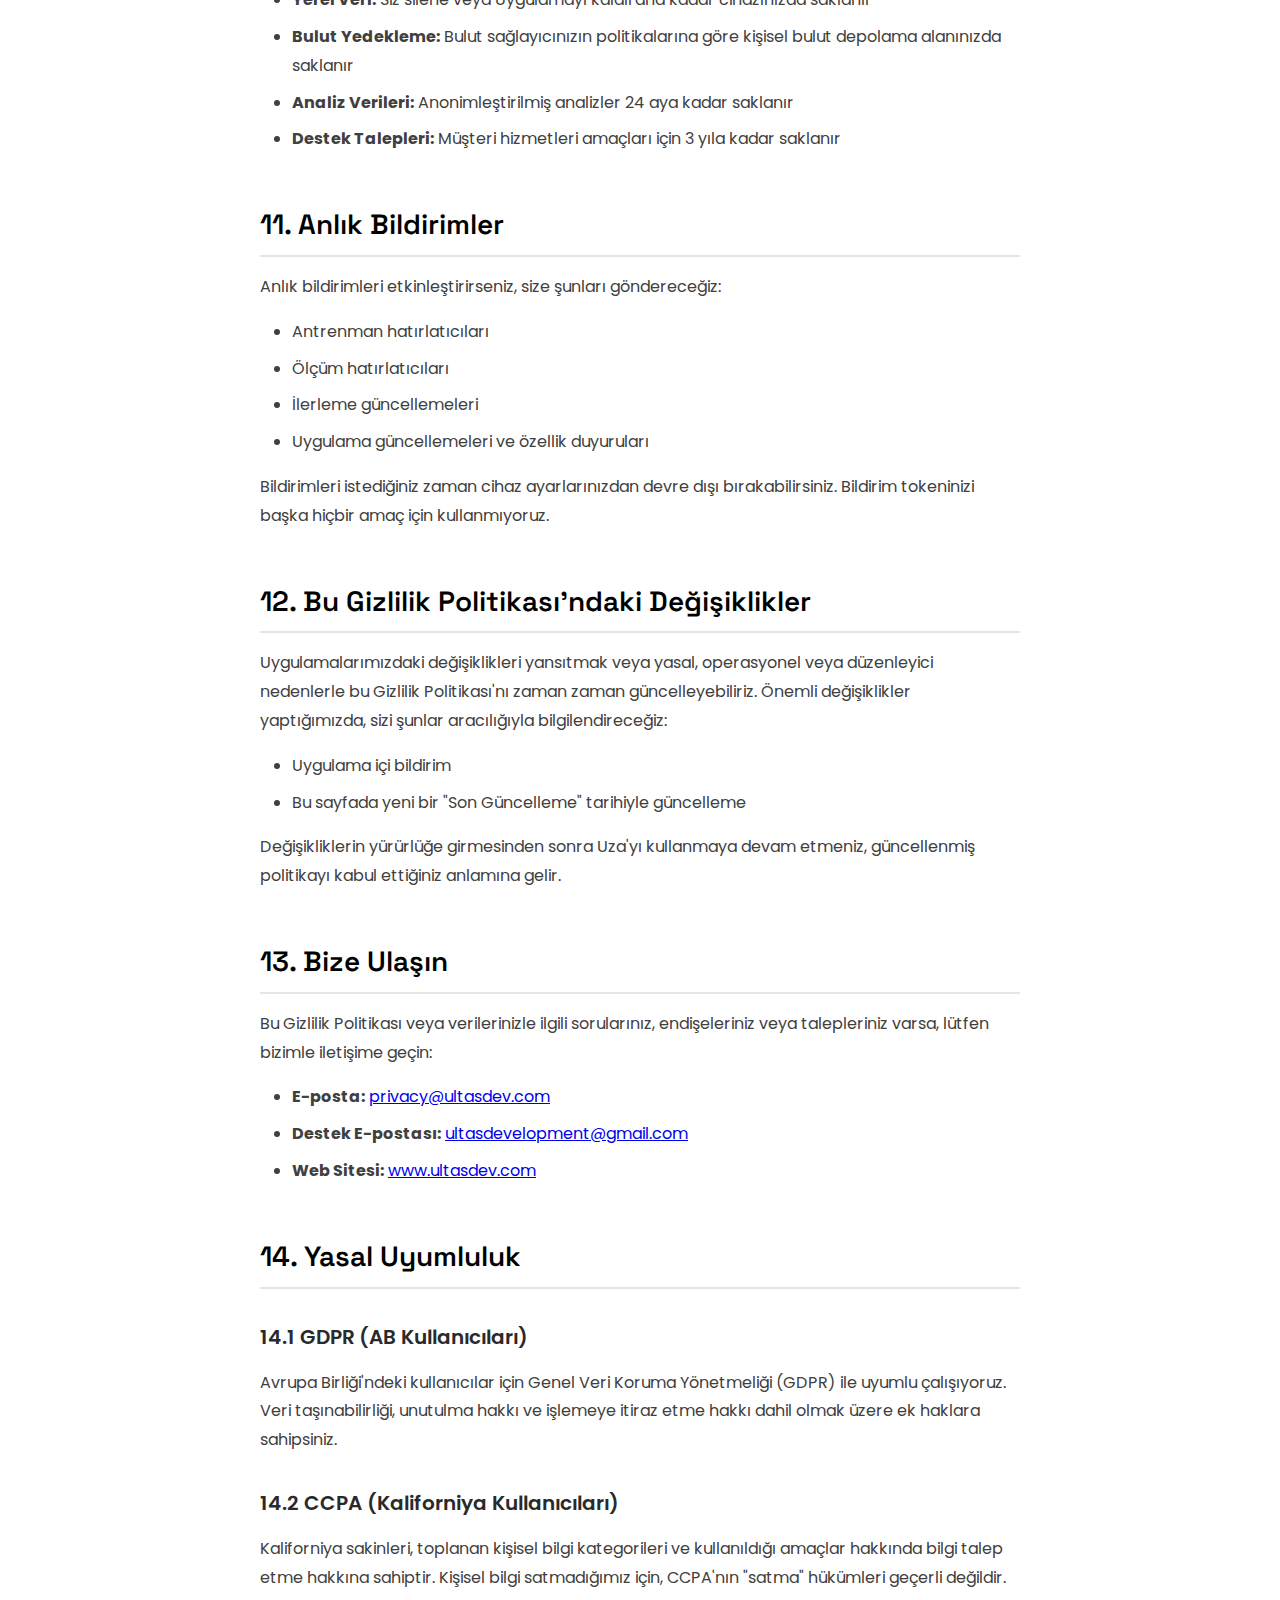
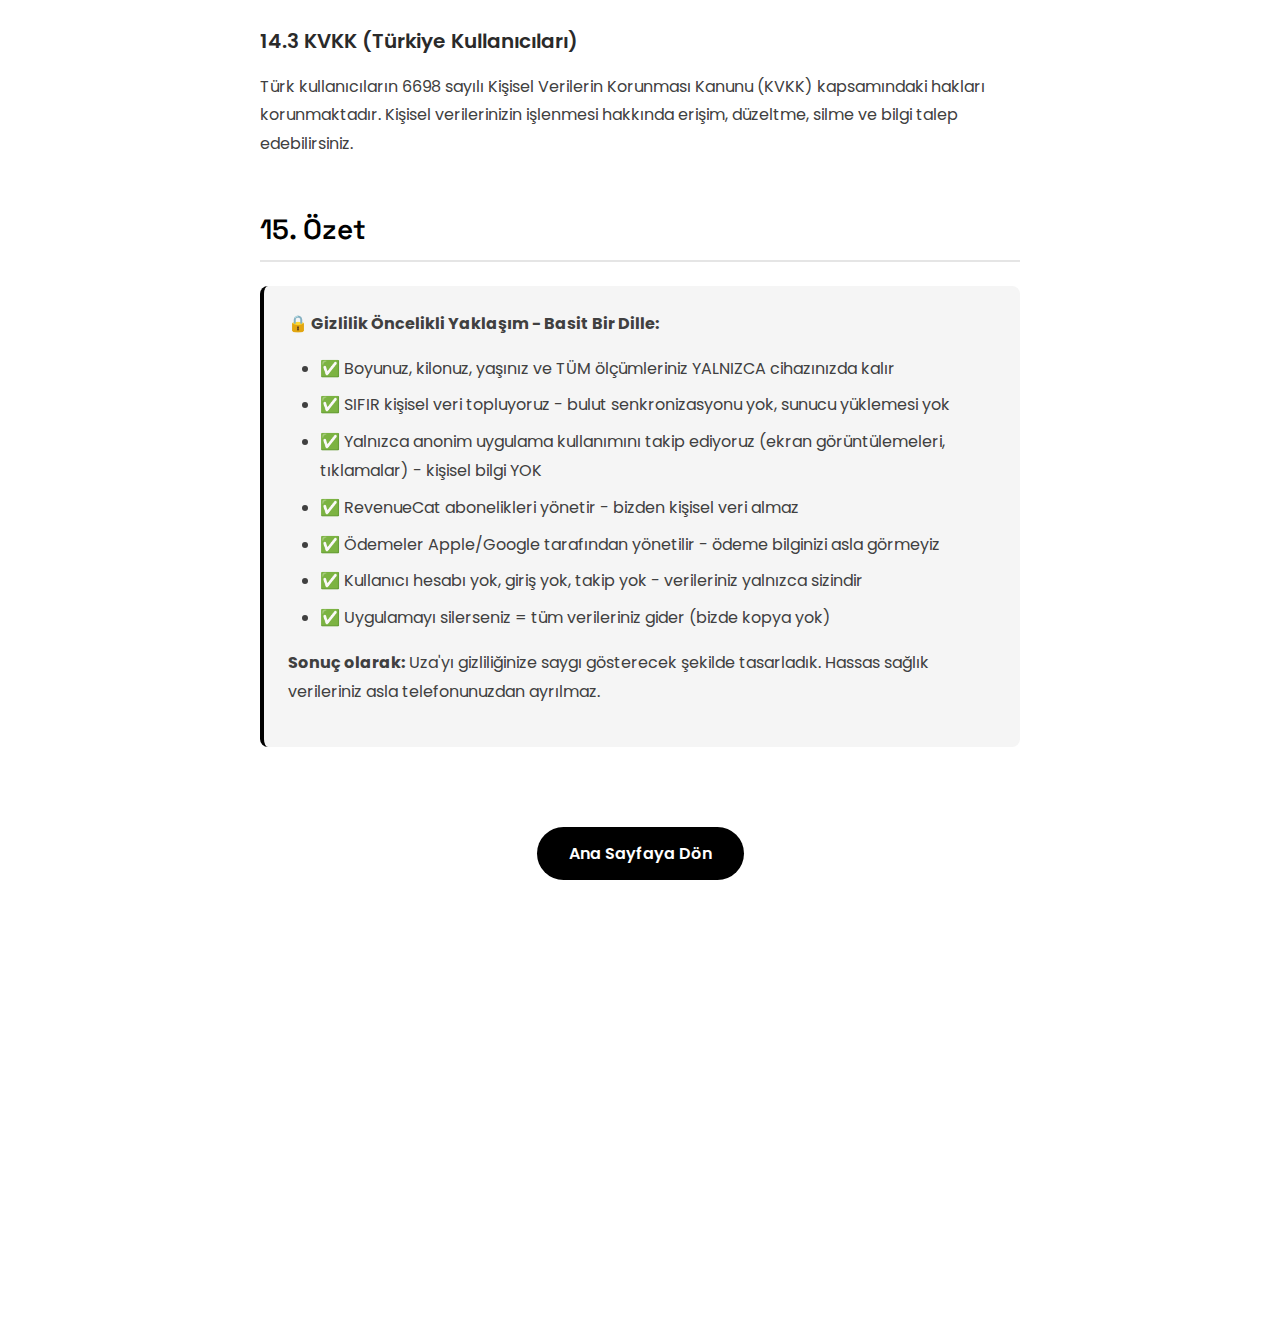
<file: uza/privacy-policy-tr.html>
<!DOCTYPE html>
<html lang="tr">
<head>
    <meta charset="UTF-8">
    <meta name="viewport" content="width=device-width, initial-scale=1.0">
    <title>Gizlilik Politikası - Uza | UltasDev</title>
    <link rel="stylesheet" href="../style.css">
    <link rel="preconnect" href="https://fonts.googleapis.com">
    <link rel="preconnect" href="https://fonts.gstatic.com" crossorigin>
    <link href="https://fonts.googleapis.com/css2?family=Poppins:wght@300;400;500;600;700;800&family=Space+Grotesk:wght@400;500;600;700&display=swap" rel="stylesheet">
    <style>
        .policy-hero {
            background: linear-gradient(135deg, var(--gray-100) 0%, var(--primary-white) 100%);
            padding: 120px 0 60px;
            text-align: center;
        }
        .policy-badge {
            display: inline-block;
            padding: 0.4rem 1rem;
            background: var(--primary-black);
            color: var(--primary-white);
            font-size: 0.75rem;
            font-weight: 600;
            letter-spacing: 0.1em;
            text-transform: uppercase;
            border-radius: 50px;
            margin-bottom: 1rem;
        }
        .policy-title {
            font-size: clamp(2rem, 4vw, 3rem);
            font-weight: 700;
            font-family: 'Space Grotesk', sans-serif;
            letter-spacing: -0.02em;
            margin-bottom: 1rem;
            color: var(--primary-black);
        }
        .policy-date {
            color: var(--gray-500);
            font-size: 0.95rem;
        }
        .policy-content {
            padding: 60px 0;
            background: var(--primary-white);
        }
        .policy-container {
            max-width: 800px;
            margin: 0 auto;
            padding: 0 20px;
        }
        .policy-section {
            margin-bottom: 3rem;
        }
        .policy-section h2 {
            font-size: 1.75rem;
            font-weight: 600;
            font-family: 'Space Grotesk', sans-serif;
            color: var(--primary-black);
            margin-bottom: 1rem;
            padding-bottom: 0.5rem;
            border-bottom: 2px solid var(--gray-200);
        }
        .policy-section h3 {
            font-size: 1.25rem;
            font-weight: 600;
            color: var(--gray-700);
            margin: 2rem 0 1rem;
        }
        .policy-section p {
            color: var(--gray-600);
            line-height: 1.8;
            margin-bottom: 1rem;
        }
        .policy-section ul {
            margin: 1rem 0 1rem 2rem;
        }
        .policy-section ul li {
            color: var(--gray-600);
            line-height: 1.8;
            margin-bottom: 0.5rem;
        }
        .back-button {
            display: inline-block;
            padding: 0.875rem 2rem;
            background: var(--primary-black);
            color: var(--primary-white);
            text-decoration: none;
            border-radius: 50px;
            font-weight: 600;
            transition: var(--transition);
            margin-top: 2rem;
        }
        .back-button:hover {
            transform: translateY(-3px);
            box-shadow: 0 10px 30px rgba(0, 0, 0, 0.2);
        }
        .highlight-box {
            background: var(--gray-100);
            padding: 1.5rem;
            border-radius: 8px;
            margin: 1.5rem 0;
            border-left: 4px solid var(--primary-black);
        }
    </style>
</head>
<body>
    <header class="header">
        <nav class="navbar">
            <div class="container">
                <div class="nav-wrapper">
                    <div class="nav-left">
                        <div class="language-selector">
                            <button class="language-trigger" id="languageTrigger" aria-label="Select language">
                                <span class="flag-icon" id="currentFlag">🇹🇷</span>
                            </button>
                            <div class="language-dropdown" id="languageDropdown">
                                <button class="language-option" data-lang="en" onclick="window.location.href='privacy-policy.html'">
                                    <span class="flag-icon">🇬🇧</span>
                                    <span class="lang-name">English</span>
                                </button>
                                <button class="language-option" data-lang="tr" onclick="window.location.href='privacy-policy-tr.html'">
                                    <span class="flag-icon">🇹🇷</span>
                                    <span class="lang-name">Türkçe</span>
                                </button>
                            </div>
                        </div>
                        <a href="../index.html" class="logo">
                            <span class="logo-text">ULTASDEV</span>
                            <span class="logo-dot">.</span>
                        </a>
                    </div>
                    <button class="mobile-menu-toggle" id="mobileMenuToggle">
                        <span class="hamburger-line"></span>
                        <span class="hamburger-line"></span>
                        <span class="hamburger-line"></span>
                    </button>
                    <ul class="nav-menu" id="navMenu">
                        <li><a href="../index.html#home" class="nav-link">Ana Sayfa</a></li>
                        <li><a href="../index.html#services" class="nav-link">Hizmetler</a></li>
                        <li><a href="../index.html#portfolio" class="nav-link">Portföy</a></li>
                        <li><a href="../index.html#process" class="nav-link">Süreç</a></li>
                        <li><a href="../index.html#about" class="nav-link">Hakkımızda</a></li>
                        <li><a href="../index.html#contact" class="nav-link nav-cta">Başlayın</a></li>
                    </ul>
                </div>
            </div>
        </nav>
    </header>

    <section class="policy-hero">
        <div class="container">
            <div class="policy-badge">UZA UYGULAMASI</div>
            <h1 class="policy-title">Gizlilik Politikası</h1>
            <p class="policy-date">Son Güncelleme: 18 Ocak 2025</p>
        </div>
    </section>

    <section class="policy-content">
        <div class="policy-container">
            <div class="policy-section">
                <h2>1. Giriş</h2>
                <p>
                    UltasDev ("biz", "bizim", "tarafımızca") olarak gizliliğinizi korumayı taahhüt ediyoruz. Bu Gizlilik Politikası, Uza mobil uygulamasını ("Uygulama") kullandığınızda bilgilerinizi nasıl topladığımızı, kullandığımızı ve koruduğumuzu açıklamaktadır.
                </p>
                <p>
                    Uza'yı kullanarak, bu Gizlilik Politikası'nda açıklanan uygulamaları kabul etmiş olursunuz. Bu politikayı kabul etmiyorsanız, lütfen Uygulamayı kullanmayınız.
                </p>
                <div class="highlight-box">
                    <strong>🔒 Gizlilik Öncelikli:</strong> Uza, TÜM kişisel verilerinizi (boy, kilo, yaş, ölçümler) YALNIZCA cihazınızda saklar. Hassas kişisel bilgilerinizi sunucularımızda toplamıyor, yüklemiyoruz veya saklamıyoruz. Kullanıcı hesabı gerekmez.
                </div>
            </div>

            <div class="policy-section">
                <h2>2. Topladığımız Bilgiler</h2>

                <h3>2.1 Kişisel Veriler (YALNIZCA CİHAZDA - Asla İletilmez)</h3>
                <p>Aşağıdaki bilgiler <strong>YALNIZCA cihazınızda</strong> iOS/Android yerel depolamada saklanır. Bu veriler <strong>ASLA sunucularımıza veya herhangi bir bulut servisine yüklenmez</strong>:</p>
                <ul>
                    <li><strong>Boy Ölçümleri:</strong> Mevcut boy, hedef boy, ebeveyn boyları, büyüme takibi</li>
                    <li><strong>Fiziksel Ölçümler:</strong> Kilo, yaş, doğum tarihi, ayak numarası</li>
                    <li><strong>Kişisel Özellikler:</strong> Cinsiyet, etnik köken (yalnızca yerel hesaplamalar için kullanılır)</li>
                    <li><strong>Yaşam Tarzı Verileri:</strong> Egzersiz sıklığı, uyku süresi (yerel olarak saklanır)</li>
                    <li><strong>Antrenman Verileri:</strong> Egzersiz rutinleri, antrenman geçmişi, ilerleme (yalnızca cihazda)</li>
                    <li><strong>Kullanıcı Tercihleri:</strong> Uygulama ayarları, bildirim tercihleri (yalnızca cihazda)</li>
                </ul>
                <div class="highlight-box">
                    <strong>⚠️ Kritik:</strong> Yukarıdaki tüm veriler SİZİN cihazınızda kalır ve uygulamayı kaldırdığınızda silinir. Bu bilgilere hiçbir erişimimiz YOKTUR.
                </div>

                <h3>2.2 Anonim Analitikler (Kişisel Veri İçermez)</h3>
                <p>Firebase Analytics aracılığıyla <strong>yalnızca anonim davranışsal veri</strong> topluyoruz. Bu veriler kişisel veya fiziksel ölçümleri İÇERMEZ:</p>
                <ul>
                    <li><strong>Anonim Olaylar:</strong> Ekran görüntülemeleri, düğme tıklamaları, özellik kullanımı (kişisel veri eklenmez)</li>
                    <li><strong>Çökme Raporları:</strong> Hata ayıklama için uygulama çökme kayıtları (anonimleştirilmiş, kullanıcı verisi YOK)</li>
                    <li><strong>Performans Verileri:</strong> Uygulama yükleme süreleri, performans metrikleri (anonimleştirilmiş)</li>
                    <li><strong>Abonelik Durumu:</strong> Kullanıcının aktif aboneliği olup olmadığı (RevenueCat üzerinden, kişisel veri YOK)</li>
                </ul>
                <div class="highlight-box">
                    <strong>✅ Analitiklerde toplamadıklarımız:</strong> Boy YOK, kilo YOK, yaş YOK, cinsiyet YOK, ölçümler YOK, kişisel tanımlayıcılar YOK
                </div>

                <h3>2.3 Toplamadığımız Bilgiler</h3>
                <ul>
                    <li>❌ Kullanıcı hesapları veya giriş bilgileri</li>
                    <li>❌ Konum verileri veya GPS bilgileri</li>
                    <li>❌ Kişi listeleri veya telefon rehberi</li>
                    <li>❌ Kamera veya fotoğraf galerisi erişimi (açıkça resim seçmediğiniz sürece)</li>
                    <li>❌ Sosyal medya profilleri</li>
                    <li>❌ Biyometrik veriler</li>
                </ul>
            </div>

            <div class="policy-section">
                <h2>3. Bilgilerinizi Nasıl Kullanıyoruz</h2>
                <p>Toplanan bilgileri aşağıdaki amaçlar için kullanıyoruz:</p>
                <ul>
                    <li><strong>Temel Özelliklerin Sağlanması:</strong> Boy takibi, antrenman programları ve yapay zeka destekli koçluk</li>
                    <li><strong>Kişiselleştirme:</strong> Hedefleriniz ve tercihlerinize göre deneyiminizi özelleştirme</li>
                    <li><strong>Yapay Zeka Koçluğu:</strong> Kişiselleştirilmiş rehberlik sağlamak için sorgularınızı Google'ın Üretken Yapay Zekası aracılığıyla işleme</li>
                    <li><strong>Uygulama İyileştirme:</strong> Özellikleri geliştirmek ve hataları düzeltmek için anonimleştirilmiş kullanım verilerini analiz etme</li>
                    <li><strong>Bildirimler:</strong> Hatırlatıcılar ve güncellemeler gönderme (yalnızca kabul ederseniz)</li>
                    <li><strong>Ödeme İşleme:</strong> Apple App Store veya Google Play Store aracılığıyla abonelikleri yönetme</li>
                </ul>
            </div>

            <div class="policy-section">
                <h2>4. Veri Saklama ve Güvenlik</h2>

                <h3>4.1 Yalnızca Cihazda Depolama</h3>
                <p>
                    <strong>TÜM kişisel verileriniz YALNIZCA cihazınızda</strong> iOS/Android güvenli yerel depolamada (SharedPreferences/UserDefaults) saklanır. Bu şu anlama gelir:
                </p>
                <ul>
                    <li>✅ Verileriniz sonsuza kadar SİZİN telefonunuzda/tabletinizde kalır (uygulamayı silene kadar)</li>
                    <li>✅ Kişisel bilgilerinize hiçbir erişimimiz YOKTUR</li>
                    <li>✅ Bulut yedekleme yok, sunucu yükleme yok, harici depolama yok</li>
                    <li>✅ Uygulamayı kaldırdığınızda veriler kalıcı olarak silinir</li>
                </ul>

                <h3>4.2 Bulut Senkronizasyonu Yok</h3>
                <p>
                    <strong>Önemli:</strong> Birçok uygulamanın aksine, Uza kişisel verilerinizi herhangi bir bulut servisine senkronize ETMEZ. Boyunuz, kilonuz, yaşınız ve ölçümleriniz asla cihazınızdan ayrılmaz.
                </p>
                <div class="highlight-box">
                    <strong>Neden yalnızca cihazda?</strong> Gizliliğinizi korumak ve Apple'ın en katı gizlilik standartlarına uymak için. Hassas sağlık verileri için bulut depolamayı kasıtlı olarak KULLANMAMAYI seçtik.
                </div>

                <h3>4.3 Güvenlik Önlemleri</h3>
                <ul>
                    <li>✅ Cihaz düzeyinde şifreleme (iOS Keychain/Android EncryptedSharedPreferences)</li>
                    <li>✅ Kullanıcı bilgilerinin merkezi veritabanı yok</li>
                    <li>✅ Yalnızca anonim analitikler (TLS/SSL şifreli)</li>
                    <li>✅ Düzenli güvenlik güncellemeleri</li>
                </ul>

                <div class="highlight-box">
                    <strong>Not:</strong> Verileriniz yalnızca cihazınızda saklandığından, verilerinizi korumak istiyorsanız lütfen iOS/Android sistem yedeklemeleri aracılığıyla düzenli cihaz yedeklemeleri yaptığınızdan emin olun.
                </div>
            </div>

            <div class="policy-section">
                <h2>5. Üçüncü Taraf Hizmetleri</h2>
                <p>Uza, aşağıdaki üçüncü taraf hizmetleri ile entegre çalışır:</p>

                <h3>5.1 Firebase Analytics (Google)</h3>
                <p>
                    Firebase Analytics'i <strong>yalnızca anonim davranışsal takip</strong> için kullanıyoruz:
                </p>
                <ul>
                    <li>✅ Ekran görüntülemeleri, düğme tıklamaları, özellik kullanımı</li>
                    <li>✅ Hata ayıklama için çökme raporları</li>
                    <li>✅ Performans metrikleri</li>
                    <li>❌ Kişisel veri YOK (boy, kilo, yaş, cinsiyet gönderilmez)</li>
                </ul>
                <p>
                    Firebase gizlilik politikası: <a href="https://firebase.google.com/support/privacy" target="_blank">https://firebase.google.com/support/privacy</a>
                </p>

                <h3>5.2 RevenueCat</h3>
                <p>
                    Abonelik yönetimi için RevenueCat kullanıyoruz:
                </p>
                <ul>
                    <li>✅ Apple/Google'dan satın alma makbuzları</li>
                    <li>✅ Abonelik durumu (aktif/süresi dolmuş/deneme)</li>
                    <li>❌ RevenueCat'e kişisel veri gönderilmez</li>
                </ul>
                <p>
                    RevenueCat gizlilik politikası: <a href="https://www.revenuecat.com/privacy" target="_blank">https://www.revenuecat.com/privacy</a>
                </p>

                <h3>5.3 Uygulama Mağazası Ödeme İşlemcileri</h3>
                <p>
                    Abonelik ödemeleri şunlar tarafından işlenir:
                </p>
                <ul>
                    <li><strong>Apple App Store:</strong> iOS kullanıcıları için</li>
                    <li><strong>Google Play Store:</strong> Android kullanıcıları için</li>
                </ul>
                <p>
                    Ödeme bilgilerini toplamıyor veya saklamıyoruz. Tüm ödeme verileri ilgili uygulama mağazaları tarafından yönetilir.
                </p>

                <h3>5.4 Kullanmadıklarımız</h3>
                <ul>
                    <li>❌ Google Üretken Yapay Zeka YOK (yapay zeka sohbet özelliği uygulanmadı)</li>
                    <li>❌ Firebase Firestore YOK (bulut veritabanı yok)</li>
                    <li>❌ Firebase Cloud Functions YOK (sunucu tarafı işleme yok)</li>
                    <li>❌ Kullanıcı kimlik doğrulama hizmetleri YOK</li>
                </ul>
            </div>

            <div class="policy-section">
                <h2>6. Veri Paylaşımı ve Açıklama</h2>
                <p>
                    Kişisel bilgilerinizi satmıyor, kiralamıyor veya takas etmiyoruz. Verileri yalnızca aşağıdaki sınırlı durumlarda paylaşabiliriz:
                </p>
                <ul>
                    <li><strong>İzninizle:</strong> Belirli bilgileri paylaşmamıza açıkça izin verirseniz</li>
                    <li><strong>Hizmet Sağlayıcılar:</strong> Uygulamanın çalışmasına yardımcı olan güvenilir ortaklarla (örn. yapay zeka için Google, altyapı için Firebase)</li>
                    <li><strong>Yasal Yükümlülükler:</strong> Kanun, mahkeme emri veya yasal süreç tarafından gerektirilirse</li>
                    <li><strong>Güvenlik ve Koruma:</strong> UltasDev'in, kullanıcılarımızın veya diğerlerinin haklarını, mülkiyetini veya güvenliğini korumak için</li>
                </ul>
            </div>

            <div class="policy-section">
                <h2>7. Gizlilik Haklarınız</h2>
                <p>Verilerinizle ilgili aşağıdaki haklara sahipsiniz:</p>
                <ul>
                    <li><strong>Erişim:</strong> Uygulama aracılığıyla cihazınızda yerel olarak saklanan tüm verileri görüntüleme</li>
                    <li><strong>Düzeltme:</strong> Bilgilerinizi istediğiniz zaman düzenleme veya güncelleme</li>
                    <li><strong>Silme:</strong> Uygulama verilerini temizleyerek veya Uygulamayı kaldırarak verilerinizi silme</li>
                    <li><strong>Dışa Aktarma:</strong> Yedekleme veya aktarma amacıyla verilerinizi dışa aktarma</li>
                    <li><strong>Analizlerden Çıkma:</strong> Uygulama ayarlarında analitikleri devre dışı bırakma</li>
                    <li><strong>Bildirim Kontrolü:</strong> Cihaz ayarlarında bildirim tercihlerini yönetme</li>
                </ul>
                <p>
                    Bu hakları kullanmak veya verilerinizle ilgili sorularınız için <a href="mailto:privacy@ultasdev.com">privacy@ultasdev.com</a> adresinden bize ulaşın.
                </p>
            </div>

            <div class="policy-section">
                <h2>8. Çocukların Gizliliği</h2>
                <p>
                    Uza, 13 yaş ve üzeri kullanıcılar için tasarlanmıştır. 13 yaşın altındaki çocuklardan bilerek kişisel bilgi toplamıyoruz. Eğer bir ebeveyn veya vasiyseniz ve çocuğunuzun bize kişisel bilgi verdiğine inanıyorsanız, lütfen <a href="mailto:privacy@ultasdev.com">privacy@ultasdev.com</a> adresinden bizimle iletişime geçin ve bu bilgileri sileriz.
                </p>
            </div>

            <div class="policy-section">
                <h2>9. Uluslararası Kullanıcılar</h2>
                <p>
                    Uza küresel olarak mevcuttur. Verileriniz, hizmet sağlayıcılarımızın faaliyet gösterdiği Amerika Birleşik Devletleri ve Avrupa Birliği dahil olmak üzere farklı ülkelerde işlenebilir ve saklanabilir. Uza'yı kullanarak, bilgilerinizin bu konumlara aktarılmasına izin vermiş olursunuz.
                </p>
                <p>
                    AB kullanıcıları için GDPR dahil olmak üzere, bu Gizlilik Politikası ve geçerli yasalara uygun olarak verilerinizi korumak için uygun güvencelerin mevcut olduğundan emin oluyoruz.
                </p>
            </div>

            <div class="policy-section">
                <h2>10. Veri Saklama</h2>
                <p>
                    Verilerinizi aşağıdaki şekilde saklıyoruz:
                </p>
                <ul>
                    <li><strong>Yerel Veri:</strong> Siz silene veya Uygulamayı kaldırana kadar cihazınızda saklanır</li>
                    <li><strong>Bulut Yedekleme:</strong> Bulut sağlayıcınızın politikalarına göre kişisel bulut depolama alanınızda saklanır</li>
                    <li><strong>Analiz Verileri:</strong> Anonimleştirilmiş analizler 24 aya kadar saklanır</li>
                    <li><strong>Destek Talepleri:</strong> Müşteri hizmetleri amaçları için 3 yıla kadar saklanır</li>
                </ul>
            </div>

            <div class="policy-section">
                <h2>11. Anlık Bildirimler</h2>
                <p>
                    Anlık bildirimleri etkinleştirirseniz, size şunları göndereceğiz:
                </p>
                <ul>
                    <li>Antrenman hatırlatıcıları</li>
                    <li>Ölçüm hatırlatıcıları</li>
                    <li>İlerleme güncellemeleri</li>
                    <li>Uygulama güncellemeleri ve özellik duyuruları</li>
                </ul>
                <p>
                    Bildirimleri istediğiniz zaman cihaz ayarlarınızdan devre dışı bırakabilirsiniz. Bildirim tokeninizi başka hiçbir amaç için kullanmıyoruz.
                </p>
            </div>

            <div class="policy-section">
                <h2>12. Bu Gizlilik Politikası'ndaki Değişiklikler</h2>
                <p>
                    Uygulamalarımızdaki değişiklikleri yansıtmak veya yasal, operasyonel veya düzenleyici nedenlerle bu Gizlilik Politikası'nı zaman zaman güncelleyebiliriz. Önemli değişiklikler yaptığımızda, sizi şunlar aracılığıyla bilgilendireceğiz:
                </p>
                <ul>
                    <li>Uygulama içi bildirim</li>
                    <li>Bu sayfada yeni bir "Son Güncelleme" tarihiyle güncelleme</li>
                </ul>
                <p>
                    Değişikliklerin yürürlüğe girmesinden sonra Uza'yı kullanmaya devam etmeniz, güncellenmiş politikayı kabul ettiğiniz anlamına gelir.
                </p>
            </div>

            <div class="policy-section">
                <h2>13. Bize Ulaşın</h2>
                <p>
                    Bu Gizlilik Politikası veya verilerinizle ilgili sorularınız, endişeleriniz veya talepleriniz varsa, lütfen bizimle iletişime geçin:
                </p>
                <ul>
                    <li><strong>E-posta:</strong> <a href="mailto:privacy@ultasdev.com">privacy@ultasdev.com</a></li>
                    <li><strong>Destek E-postası:</strong> <a href="mailto:ultasdevelopment@gmail.com">ultasdevelopment@gmail.com</a></li>
                    <li><strong>Web Sitesi:</strong> <a href="https://www.ultasdev.com">www.ultasdev.com</a></li>
                </ul>
            </div>

            <div class="policy-section">
                <h2>14. Yasal Uyumluluk</h2>

                <h3>14.1 GDPR (AB Kullanıcıları)</h3>
                <p>
                    Avrupa Birliği'ndeki kullanıcılar için Genel Veri Koruma Yönetmeliği (GDPR) ile uyumlu çalışıyoruz. Veri taşınabilirliği, unutulma hakkı ve işlemeye itiraz etme hakkı dahil olmak üzere ek haklara sahipsiniz.
                </p>

                <h3>14.2 CCPA (Kaliforniya Kullanıcıları)</h3>
                <p>
                    Kaliforniya sakinleri, toplanan kişisel bilgi kategorileri ve kullanıldığı amaçlar hakkında bilgi talep etme hakkına sahiptir. Kişisel bilgi satmadığımız için, CCPA'nın "satma" hükümleri geçerli değildir.
                </p>

                <h3>14.3 KVKK (Türkiye Kullanıcıları)</h3>
                <p>
                    Türk kullanıcıların 6698 sayılı Kişisel Verilerin Korunması Kanunu (KVKK) kapsamındaki hakları korunmaktadır. Kişisel verilerinizin işlenmesi hakkında erişim, düzeltme, silme ve bilgi talep edebilirsiniz.
                </p>
            </div>

            <div class="policy-section">
                <h2>15. Özet</h2>
                <div class="highlight-box">
                    <p><strong>🔒 Gizlilik Öncelikli Yaklaşım - Basit Bir Dille:</strong></p>
                    <ul>
                        <li>✅ Boyunuz, kilonuz, yaşınız ve TÜM ölçümleriniz YALNIZCA cihazınızda kalır</li>
                        <li>✅ SIFIR kişisel veri topluyoruz - bulut senkronizasyonu yok, sunucu yüklemesi yok</li>
                        <li>✅ Yalnızca anonim uygulama kullanımını takip ediyoruz (ekran görüntülemeleri, tıklamalar) - kişisel bilgi YOK</li>
                        <li>✅ RevenueCat abonelikleri yönetir - bizden kişisel veri almaz</li>
                        <li>✅ Ödemeler Apple/Google tarafından yönetilir - ödeme bilginizi asla görmeyiz</li>
                        <li>✅ Kullanıcı hesabı yok, giriş yok, takip yok - verileriniz yalnızca sizindir</li>
                        <li>✅ Uygulamayı silerseniz = tüm verileriniz gider (bizde kopya yok)</li>
                    </ul>
                    <p style="margin-top: 1rem;"><strong>Sonuç olarak:</strong> Uza'yı gizliliğinize saygı gösterecek şekilde tasarladık. Hassas sağlık verileriniz asla telefonunuzdan ayrılmaz.</p>
                </div>
            </div>

            <div style="text-align: center; margin-top: 3rem;">
                <a href="../index.html" class="back-button">Ana Sayfaya Dön</a>
            </div>
        </div>
    </section>

    <footer class="footer">
        <div class="container">
            <div class="footer-content">
                <div class="footer-brand">
                    <div class="footer-logo">ULTASDEV.</div>
                    <p class="footer-tagline">Geleceği inşa ediyoruz, bir uygulama ile bir seferde.</p>
                </div>
                <div class="footer-links">
                    <div class="footer-column">
                        <h4>Şirket</h4>
                        <ul>
                            <li><a href="../index.html#about">Hakkımızda</a></li>
                            <li><a href="../index.html#portfolio">Projeler</a></li>
                            <li><a href="../index.html#process">Süreç</a></li>
                            <li><a href="../index.html#contact">İletişim</a></li>
                        </ul>
                    </div>
                    <div class="footer-column">
                        <h4>Yasal</h4>
                        <ul>
                            <li><a href="privacy-policy-tr.html">Gizlilik Politikası</a></li>
                            <li><a href="terms-of-service.html">Hizmet Şartları</a></li>
                        </ul>
                    </div>
                </div>
            </div>
            <div class="footer-bottom">
                <p>&copy; 2025 UltasDev. Tüm hakları saklıdır.</p>
            </div>
        </div>
    </footer>

    <script src="../script.js"></script>
</body>
</html>
</file>
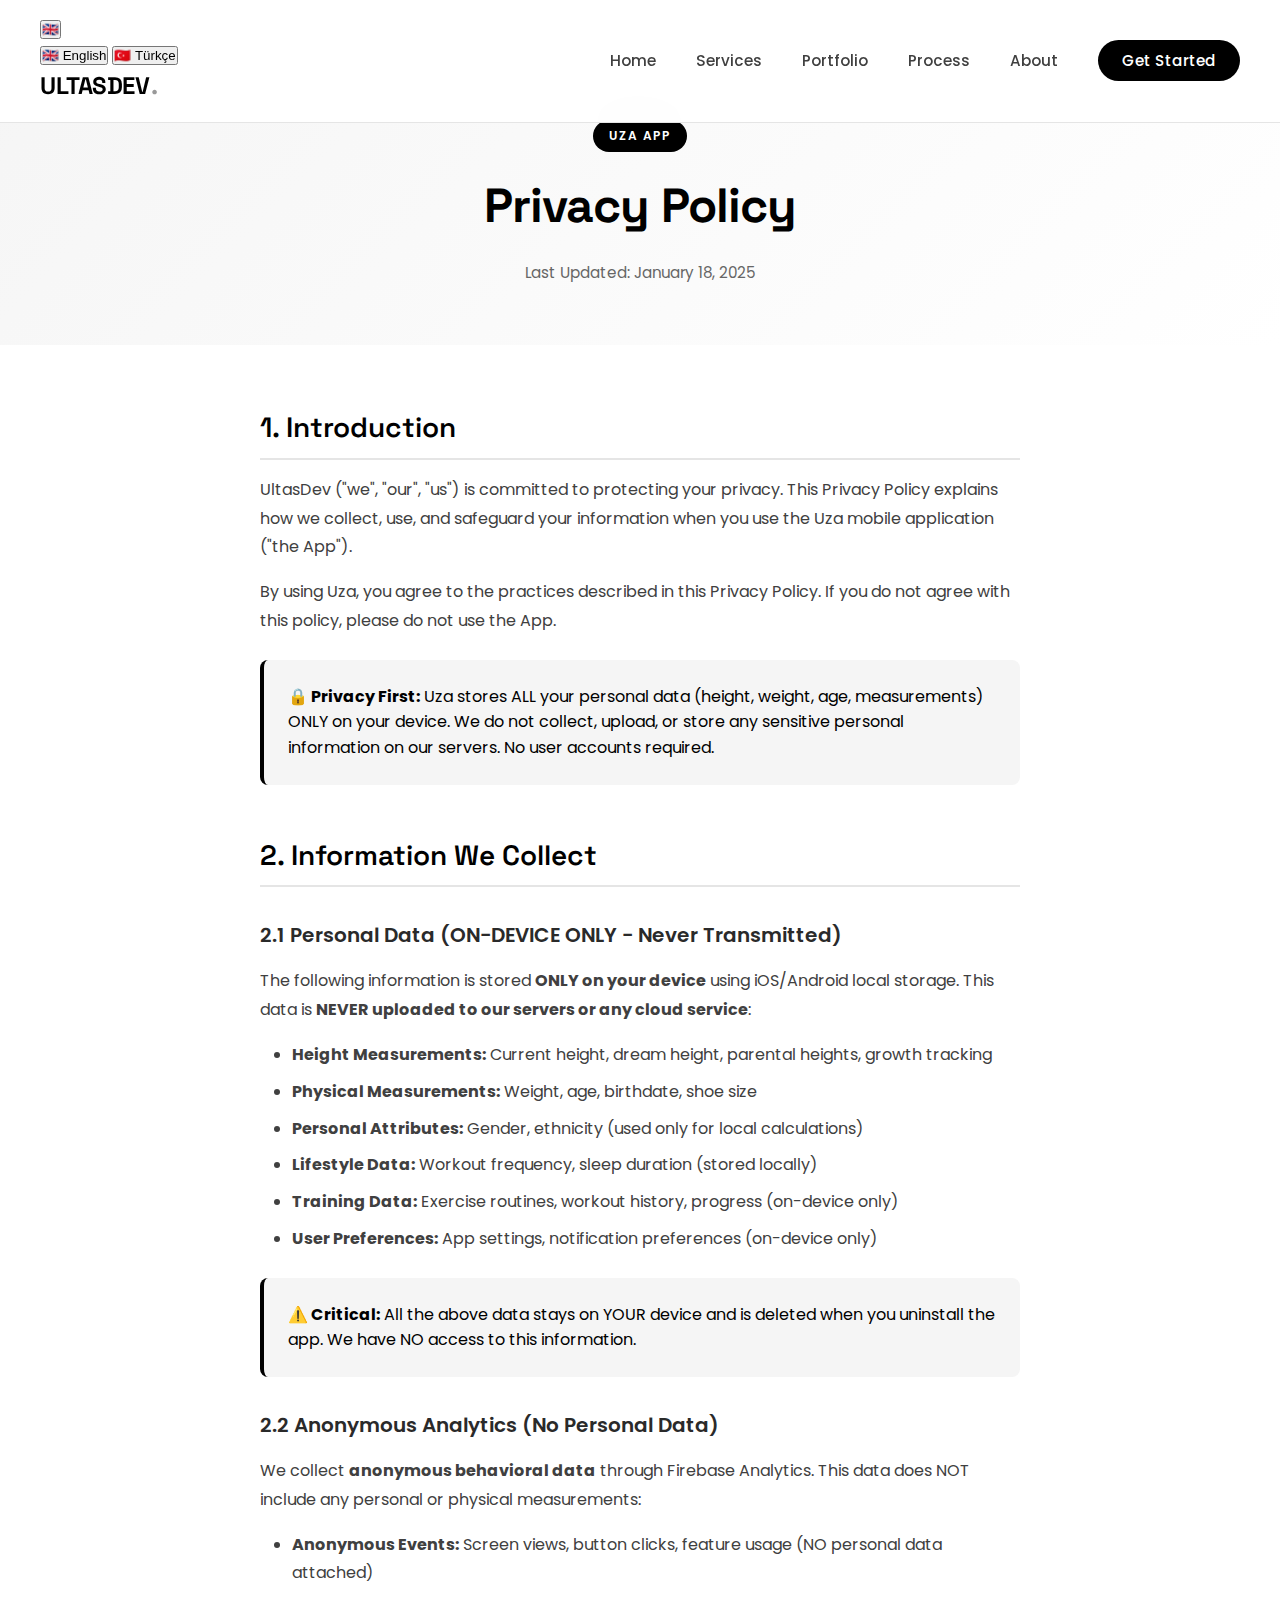
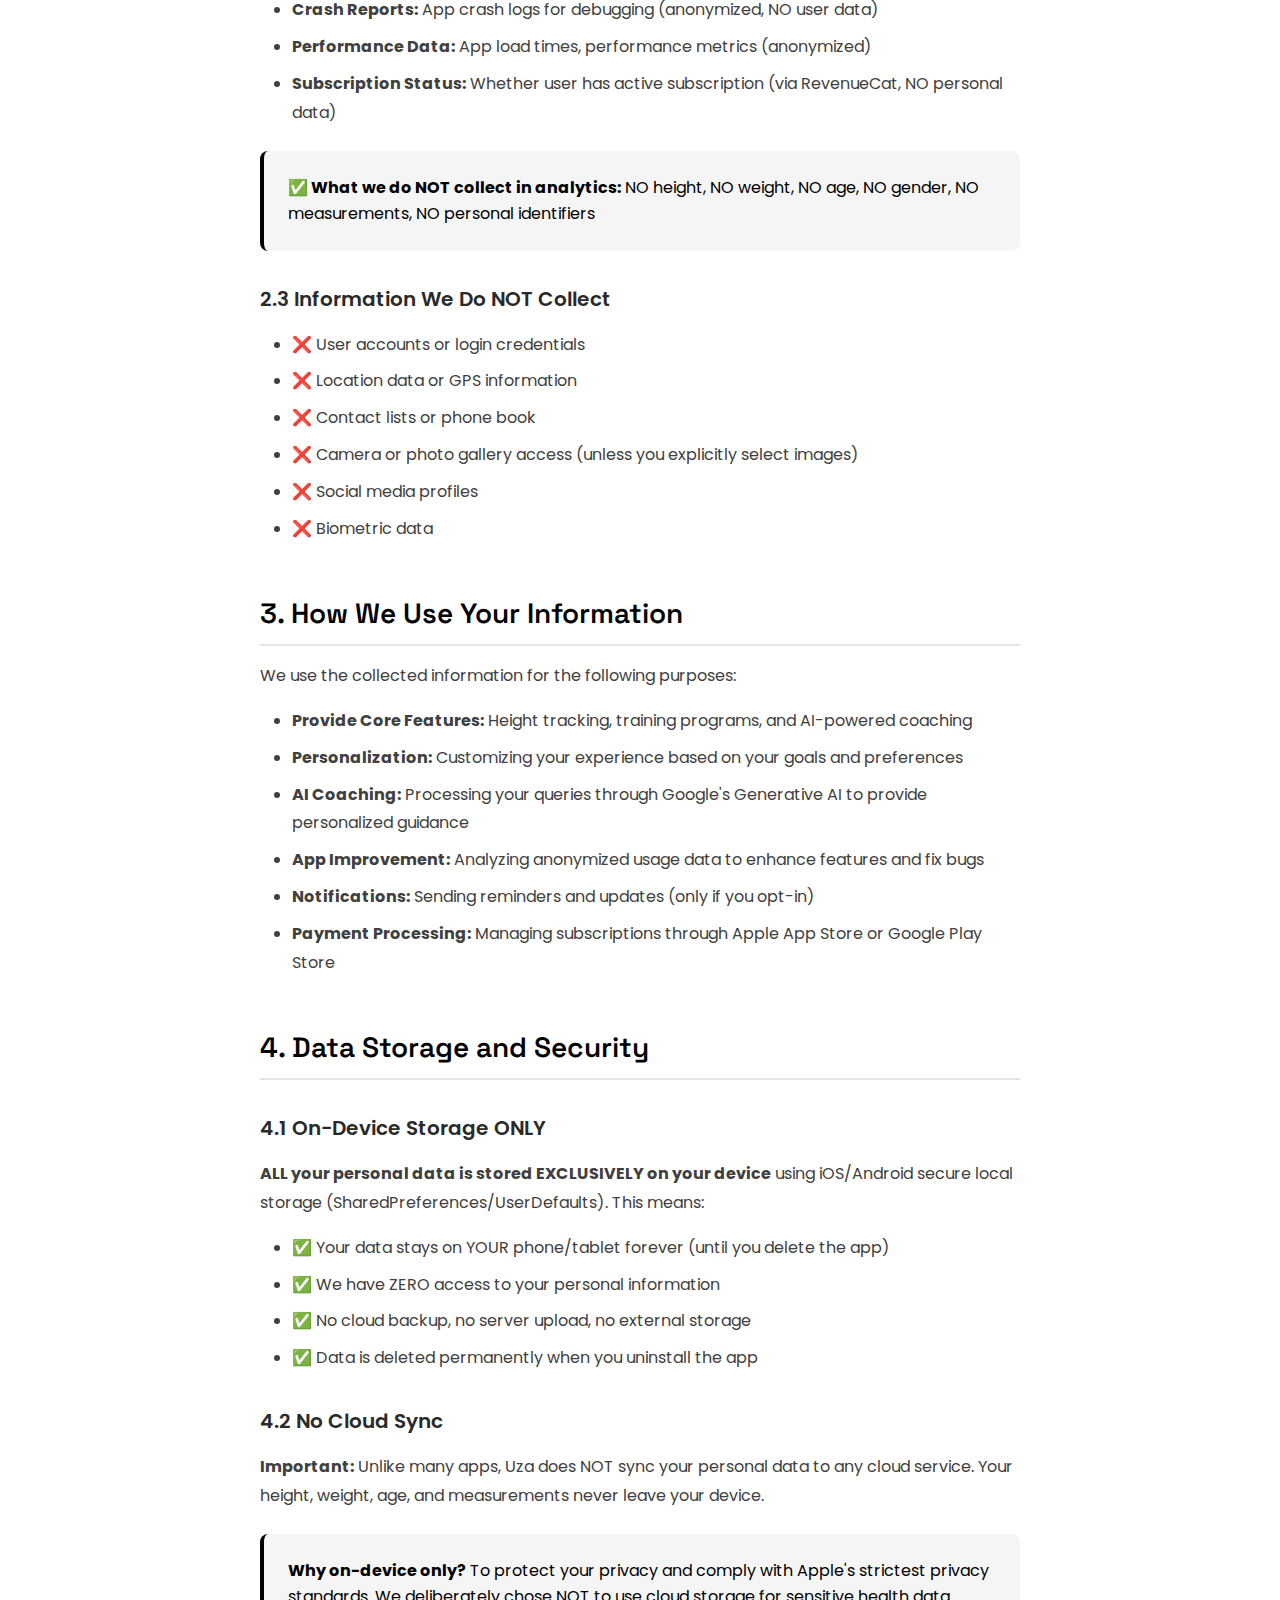
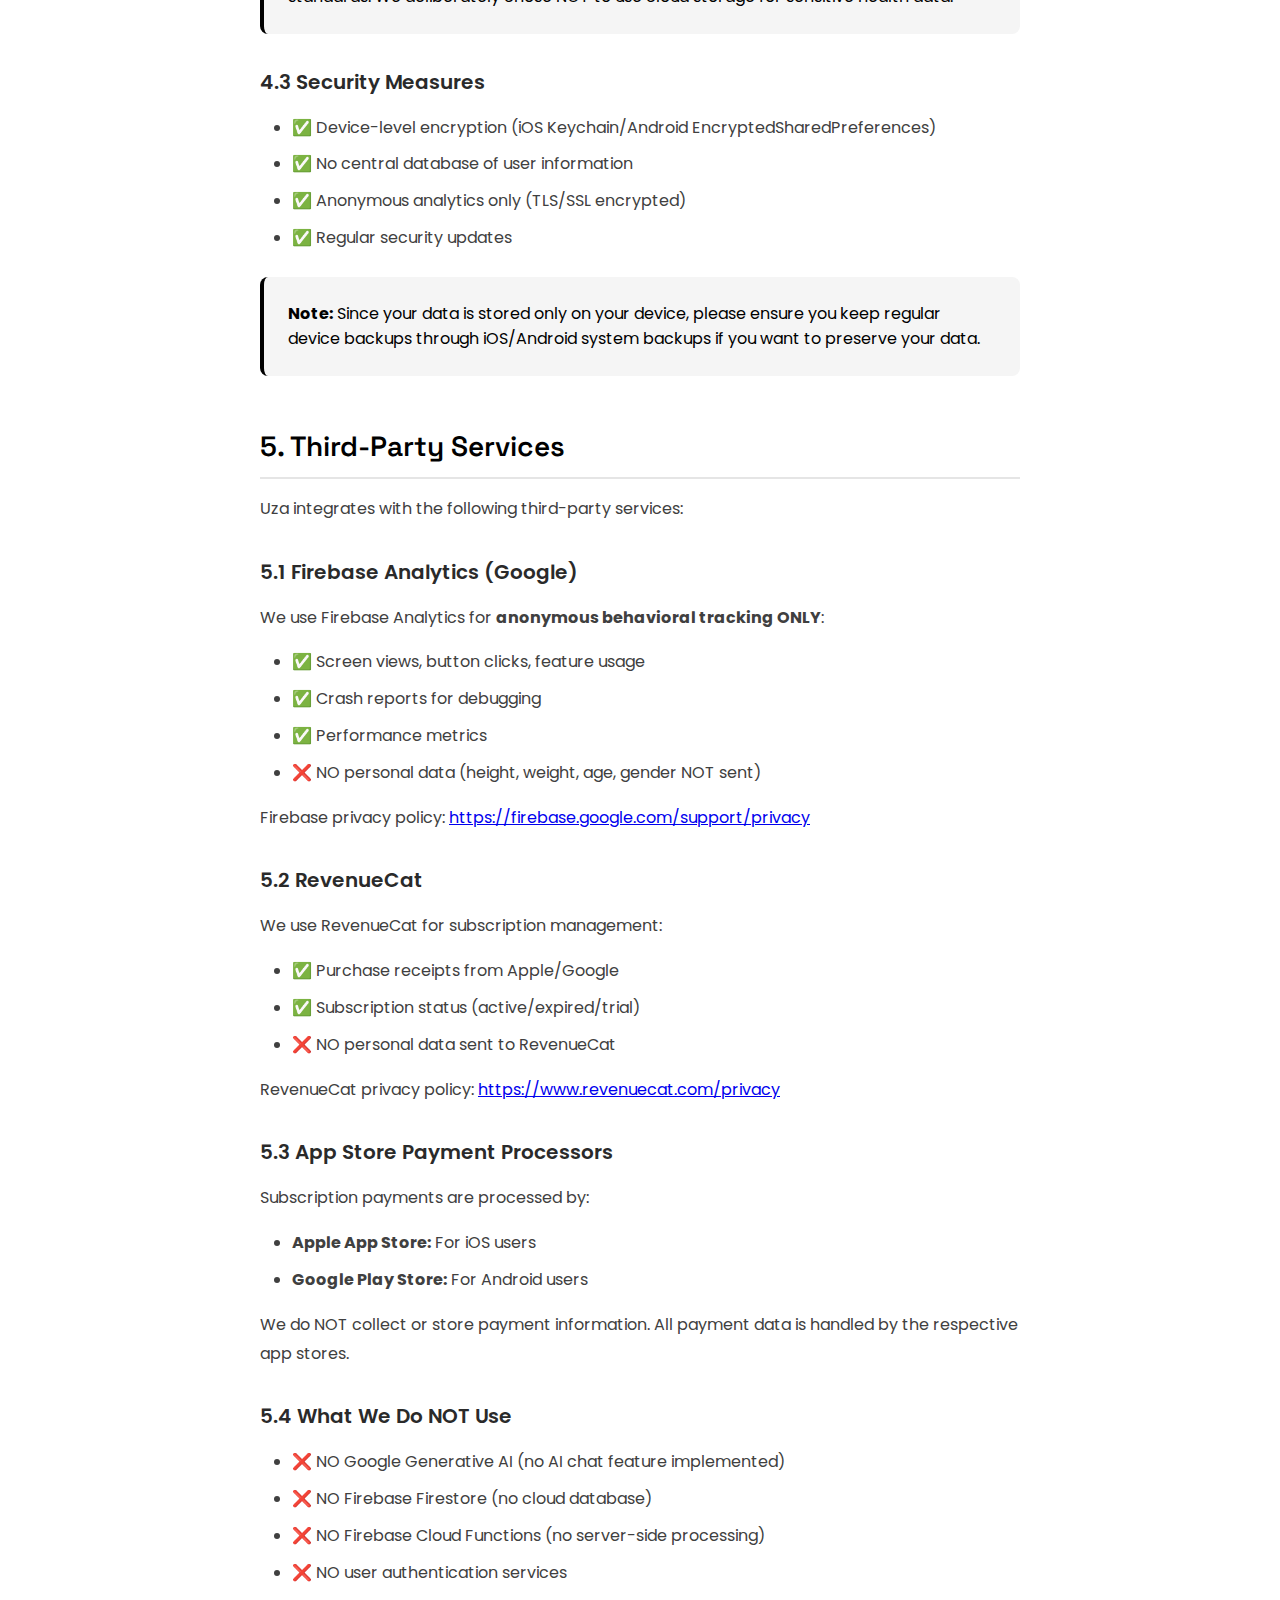
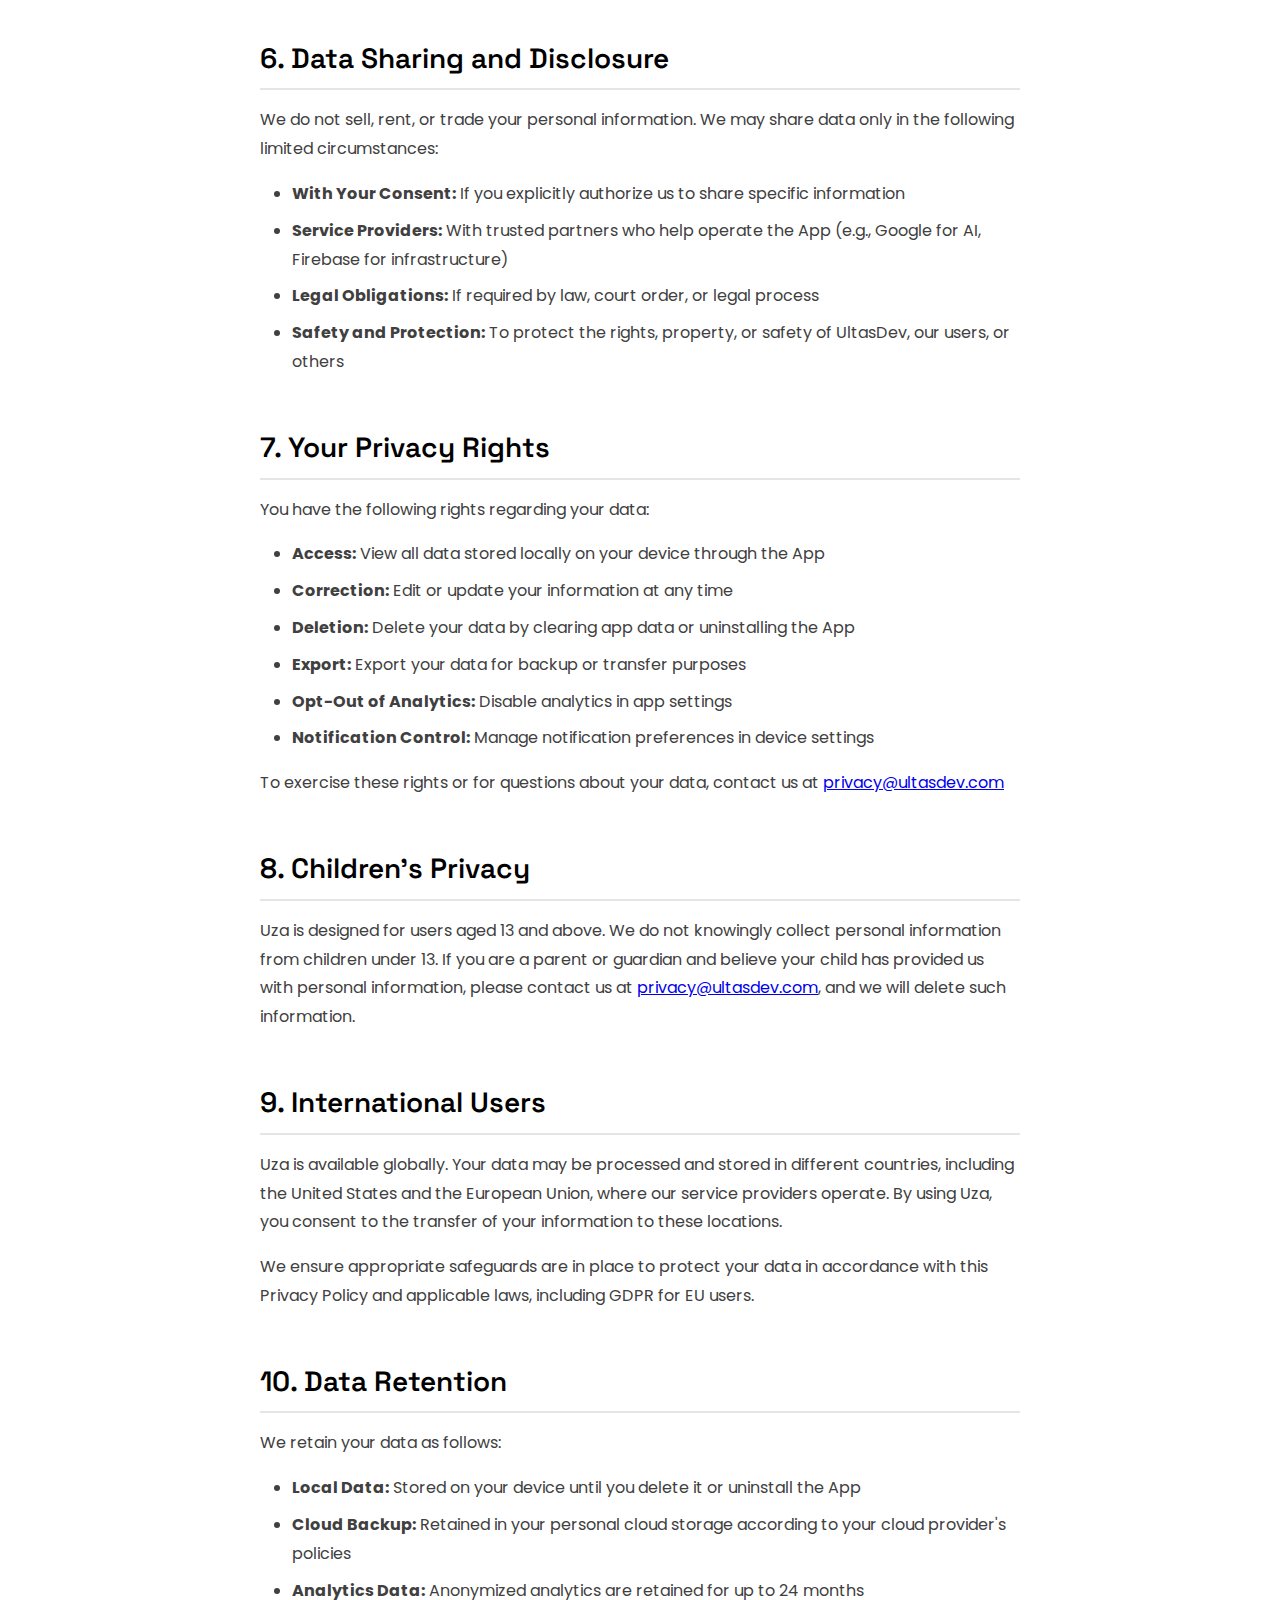
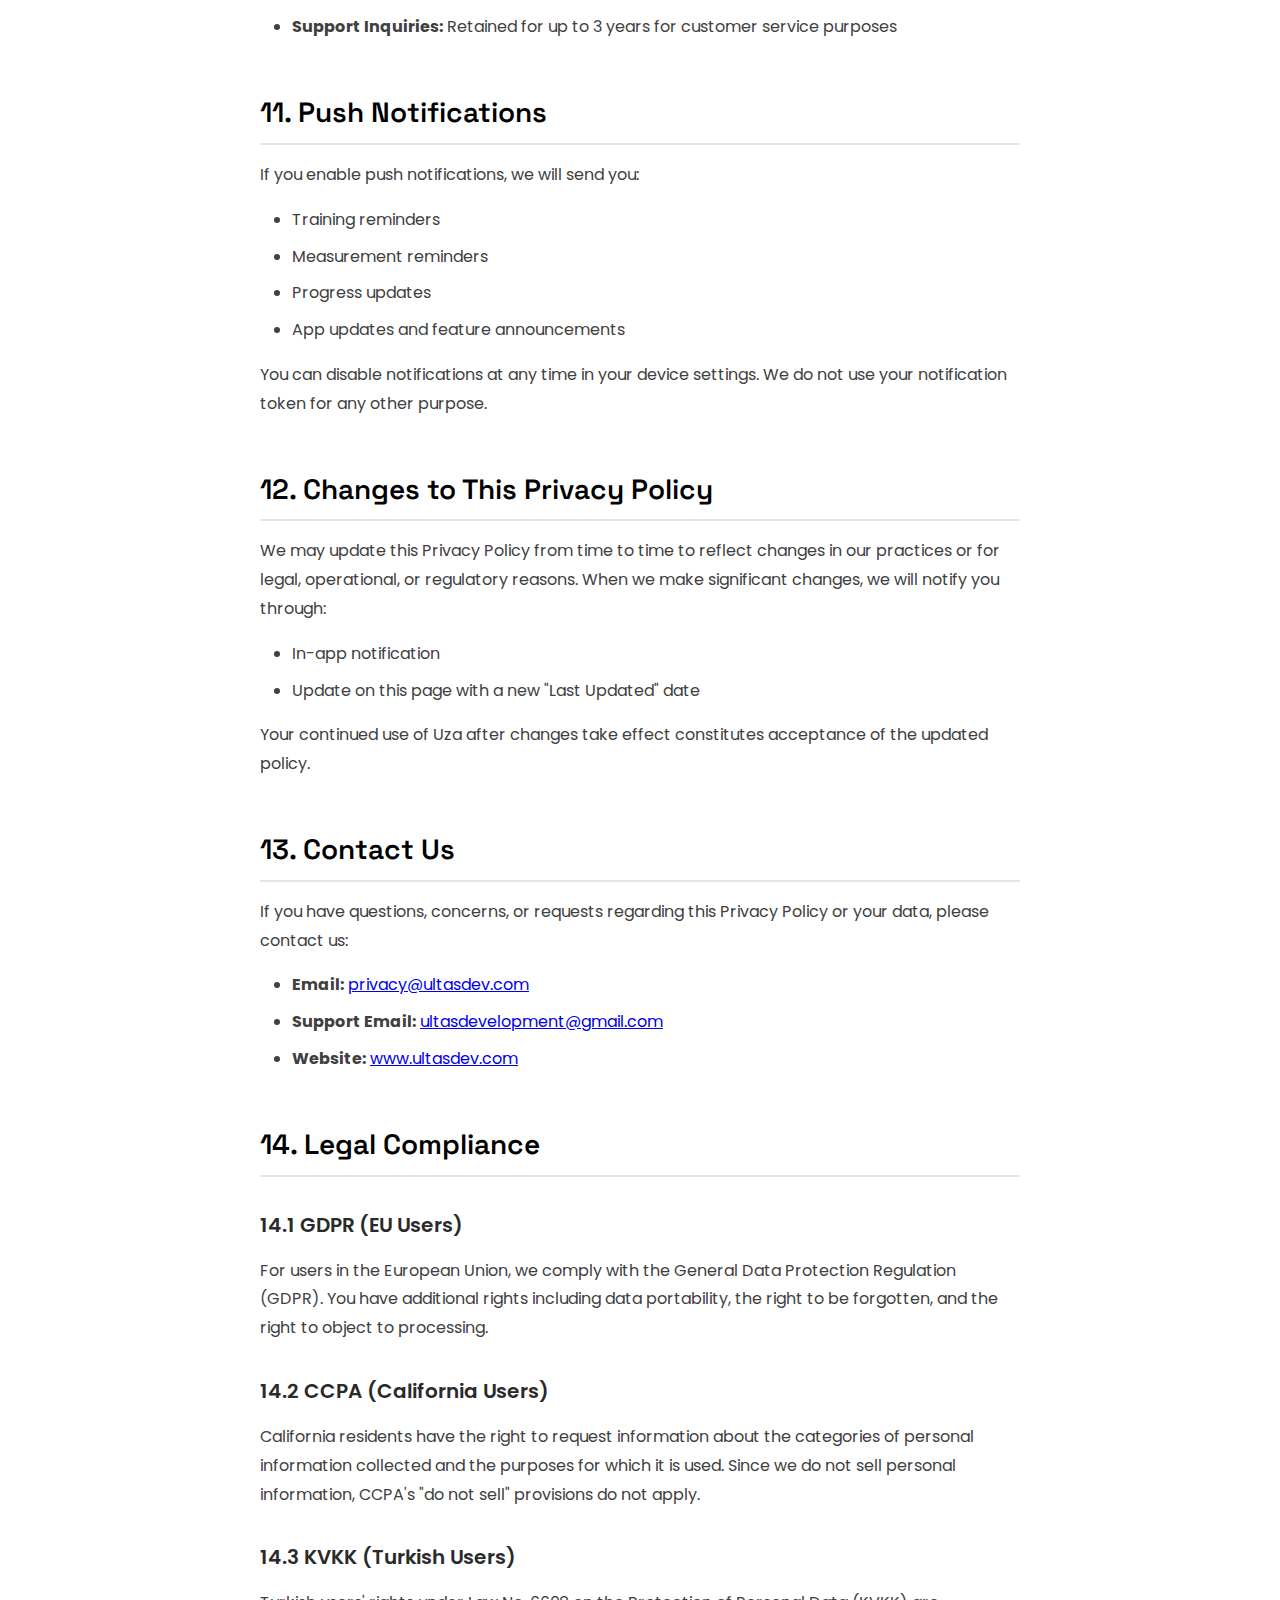
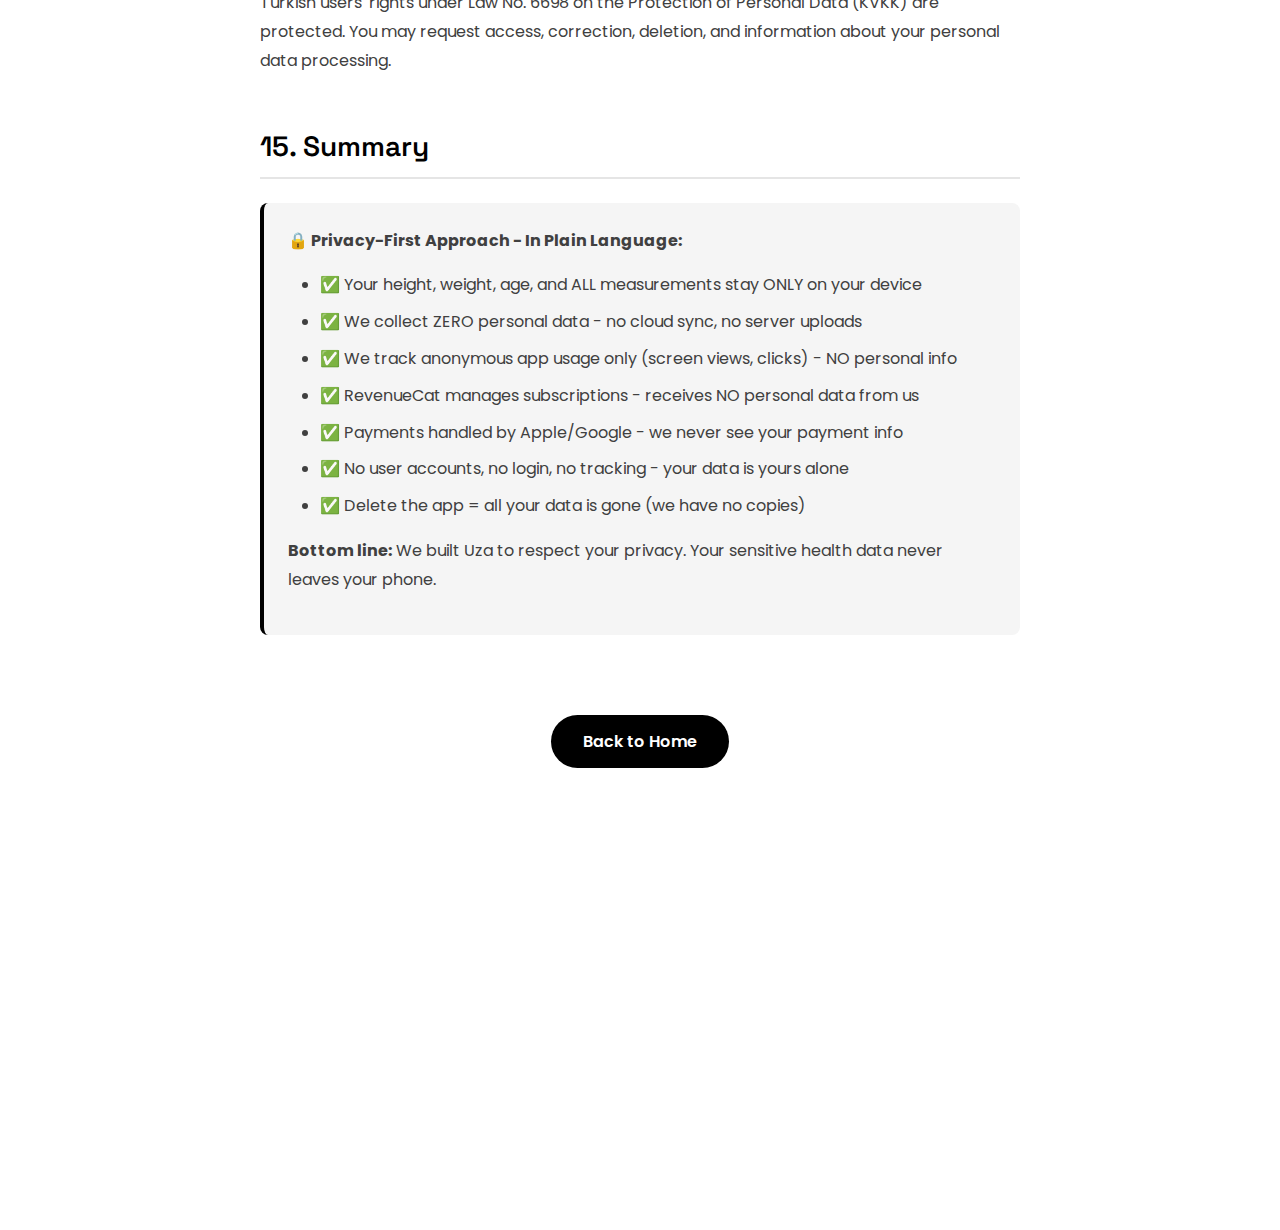
<file: uza/privacy-policy.html>
<!DOCTYPE html>
<html lang="en">
<head>
    <meta charset="UTF-8">
    <meta name="viewport" content="width=device-width, initial-scale=1.0">
    <title>Privacy Policy - Uza | UltasDev</title>
    <link rel="stylesheet" href="../style.css">
    <link rel="preconnect" href="https://fonts.googleapis.com">
    <link rel="preconnect" href="https://fonts.gstatic.com" crossorigin>
    <link href="https://fonts.googleapis.com/css2?family=Poppins:wght@300;400;500;600;700;800&family=Space+Grotesk:wght@400;500;600;700&display=swap" rel="stylesheet">
    <style>
        .policy-hero {
            background: linear-gradient(135deg, var(--gray-100) 0%, var(--primary-white) 100%);
            padding: 120px 0 60px;
            text-align: center;
        }
        .policy-badge {
            display: inline-block;
            padding: 0.4rem 1rem;
            background: var(--primary-black);
            color: var(--primary-white);
            font-size: 0.75rem;
            font-weight: 600;
            letter-spacing: 0.1em;
            text-transform: uppercase;
            border-radius: 50px;
            margin-bottom: 1rem;
        }
        .policy-title {
            font-size: clamp(2rem, 4vw, 3rem);
            font-weight: 700;
            font-family: 'Space Grotesk', sans-serif;
            letter-spacing: -0.02em;
            margin-bottom: 1rem;
            color: var(--primary-black);
        }
        .policy-date {
            color: var(--gray-500);
            font-size: 0.95rem;
        }
        .policy-content {
            padding: 60px 0;
            background: var(--primary-white);
        }
        .policy-container {
            max-width: 800px;
            margin: 0 auto;
            padding: 0 20px;
        }
        .policy-section {
            margin-bottom: 3rem;
        }
        .policy-section h2 {
            font-size: 1.75rem;
            font-weight: 600;
            font-family: 'Space Grotesk', sans-serif;
            color: var(--primary-black);
            margin-bottom: 1rem;
            padding-bottom: 0.5rem;
            border-bottom: 2px solid var(--gray-200);
        }
        .policy-section h3 {
            font-size: 1.25rem;
            font-weight: 600;
            color: var(--gray-700);
            margin: 2rem 0 1rem;
        }
        .policy-section p {
            color: var(--gray-600);
            line-height: 1.8;
            margin-bottom: 1rem;
        }
        .policy-section ul {
            margin: 1rem 0 1rem 2rem;
        }
        .policy-section ul li {
            color: var(--gray-600);
            line-height: 1.8;
            margin-bottom: 0.5rem;
        }
        .back-button {
            display: inline-block;
            padding: 0.875rem 2rem;
            background: var(--primary-black);
            color: var(--primary-white);
            text-decoration: none;
            border-radius: 50px;
            font-weight: 600;
            transition: var(--transition);
            margin-top: 2rem;
        }
        .back-button:hover {
            transform: translateY(-3px);
            box-shadow: 0 10px 30px rgba(0, 0, 0, 0.2);
        }
        .highlight-box {
            background: var(--gray-100);
            padding: 1.5rem;
            border-radius: 8px;
            margin: 1.5rem 0;
            border-left: 4px solid var(--primary-black);
        }
    </style>
</head>
<body>
    <header class="header">
        <nav class="navbar">
            <div class="container">
                <div class="nav-wrapper">
                    <div class="nav-left">
                        <div class="language-selector">
                            <button class="language-trigger" id="languageTrigger" aria-label="Select language">
                                <span class="flag-icon" id="currentFlag">🇬🇧</span>
                            </button>
                            <div class="language-dropdown" id="languageDropdown">
                                <button class="language-option" data-lang="en" onclick="window.location.href='privacy-policy.html'">
                                    <span class="flag-icon">🇬🇧</span>
                                    <span class="lang-name">English</span>
                                </button>
                                <button class="language-option" data-lang="tr" onclick="window.location.href='privacy-policy-tr.html'">
                                    <span class="flag-icon">🇹🇷</span>
                                    <span class="lang-name">Türkçe</span>
                                </button>
                            </div>
                        </div>
                        <a href="../index.html" class="logo">
                            <span class="logo-text">ULTASDEV</span>
                            <span class="logo-dot">.</span>
                        </a>
                    </div>
                    <button class="mobile-menu-toggle" id="mobileMenuToggle">
                        <span class="hamburger-line"></span>
                        <span class="hamburger-line"></span>
                        <span class="hamburger-line"></span>
                    </button>
                    <ul class="nav-menu" id="navMenu">
                        <li><a href="../index.html#home" class="nav-link">Home</a></li>
                        <li><a href="../index.html#services" class="nav-link">Services</a></li>
                        <li><a href="../index.html#portfolio" class="nav-link">Portfolio</a></li>
                        <li><a href="../index.html#process" class="nav-link">Process</a></li>
                        <li><a href="../index.html#about" class="nav-link">About</a></li>
                        <li><a href="../index.html#contact" class="nav-link nav-cta">Get Started</a></li>
                    </ul>
                </div>
            </div>
        </nav>
    </header>

    <section class="policy-hero">
        <div class="container">
            <div class="policy-badge">UZA APP</div>
            <h1 class="policy-title">Privacy Policy</h1>
            <p class="policy-date">Last Updated: January 18, 2025</p>
        </div>
    </section>

    <section class="policy-content">
        <div class="policy-container">
            <div class="policy-section">
                <h2>1. Introduction</h2>
                <p>
                    UltasDev ("we", "our", "us") is committed to protecting your privacy. This Privacy Policy explains how we collect, use, and safeguard your information when you use the Uza mobile application ("the App").
                </p>
                <p>
                    By using Uza, you agree to the practices described in this Privacy Policy. If you do not agree with this policy, please do not use the App.
                </p>
                <div class="highlight-box">
                    <strong>🔒 Privacy First:</strong> Uza stores ALL your personal data (height, weight, age, measurements) ONLY on your device. We do not collect, upload, or store any sensitive personal information on our servers. No user accounts required.
                </div>
            </div>

            <div class="policy-section">
                <h2>2. Information We Collect</h2>

                <h3>2.1 Personal Data (ON-DEVICE ONLY - Never Transmitted)</h3>
                <p>The following information is stored <strong>ONLY on your device</strong> using iOS/Android local storage. This data is <strong>NEVER uploaded to our servers or any cloud service</strong>:</p>
                <ul>
                    <li><strong>Height Measurements:</strong> Current height, dream height, parental heights, growth tracking</li>
                    <li><strong>Physical Measurements:</strong> Weight, age, birthdate, shoe size</li>
                    <li><strong>Personal Attributes:</strong> Gender, ethnicity (used only for local calculations)</li>
                    <li><strong>Lifestyle Data:</strong> Workout frequency, sleep duration (stored locally)</li>
                    <li><strong>Training Data:</strong> Exercise routines, workout history, progress (on-device only)</li>
                    <li><strong>User Preferences:</strong> App settings, notification preferences (on-device only)</li>
                </ul>
                <div class="highlight-box">
                    <strong>⚠️ Critical:</strong> All the above data stays on YOUR device and is deleted when you uninstall the app. We have NO access to this information.
                </div>

                <h3>2.2 Anonymous Analytics (No Personal Data)</h3>
                <p>We collect <strong>anonymous behavioral data</strong> through Firebase Analytics. This data does NOT include any personal or physical measurements:</p>
                <ul>
                    <li><strong>Anonymous Events:</strong> Screen views, button clicks, feature usage (NO personal data attached)</li>
                    <li><strong>Crash Reports:</strong> App crash logs for debugging (anonymized, NO user data)</li>
                    <li><strong>Performance Data:</strong> App load times, performance metrics (anonymized)</li>
                    <li><strong>Subscription Status:</strong> Whether user has active subscription (via RevenueCat, NO personal data)</li>
                </ul>
                <div class="highlight-box">
                    <strong>✅ What we do NOT collect in analytics:</strong> NO height, NO weight, NO age, NO gender, NO measurements, NO personal identifiers
                </div>

                <h3>2.3 Information We Do NOT Collect</h3>
                <ul>
                    <li>❌ User accounts or login credentials</li>
                    <li>❌ Location data or GPS information</li>
                    <li>❌ Contact lists or phone book</li>
                    <li>❌ Camera or photo gallery access (unless you explicitly select images)</li>
                    <li>❌ Social media profiles</li>
                    <li>❌ Biometric data</li>
                </ul>
            </div>

            <div class="policy-section">
                <h2>3. How We Use Your Information</h2>
                <p>We use the collected information for the following purposes:</p>
                <ul>
                    <li><strong>Provide Core Features:</strong> Height tracking, training programs, and AI-powered coaching</li>
                    <li><strong>Personalization:</strong> Customizing your experience based on your goals and preferences</li>
                    <li><strong>AI Coaching:</strong> Processing your queries through Google's Generative AI to provide personalized guidance</li>
                    <li><strong>App Improvement:</strong> Analyzing anonymized usage data to enhance features and fix bugs</li>
                    <li><strong>Notifications:</strong> Sending reminders and updates (only if you opt-in)</li>
                    <li><strong>Payment Processing:</strong> Managing subscriptions through Apple App Store or Google Play Store</li>
                </ul>
            </div>

            <div class="policy-section">
                <h2>4. Data Storage and Security</h2>

                <h3>4.1 On-Device Storage ONLY</h3>
                <p>
                    <strong>ALL your personal data is stored EXCLUSIVELY on your device</strong> using iOS/Android secure local storage (SharedPreferences/UserDefaults). This means:
                </p>
                <ul>
                    <li>✅ Your data stays on YOUR phone/tablet forever (until you delete the app)</li>
                    <li>✅ We have ZERO access to your personal information</li>
                    <li>✅ No cloud backup, no server upload, no external storage</li>
                    <li>✅ Data is deleted permanently when you uninstall the app</li>
                </ul>

                <h3>4.2 No Cloud Sync</h3>
                <p>
                    <strong>Important:</strong> Unlike many apps, Uza does NOT sync your personal data to any cloud service. Your height, weight, age, and measurements never leave your device.
                </p>
                <div class="highlight-box">
                    <strong>Why on-device only?</strong> To protect your privacy and comply with Apple's strictest privacy standards. We deliberately chose NOT to use cloud storage for sensitive health data.
                </div>

                <h3>4.3 Security Measures</h3>
                <ul>
                    <li>✅ Device-level encryption (iOS Keychain/Android EncryptedSharedPreferences)</li>
                    <li>✅ No central database of user information</li>
                    <li>✅ Anonymous analytics only (TLS/SSL encrypted)</li>
                    <li>✅ Regular security updates</li>
                </ul>

                <div class="highlight-box">
                    <strong>Note:</strong> Since your data is stored only on your device, please ensure you keep regular device backups through iOS/Android system backups if you want to preserve your data.
                </div>
            </div>

            <div class="policy-section">
                <h2>5. Third-Party Services</h2>
                <p>Uza integrates with the following third-party services:</p>

                <h3>5.1 Firebase Analytics (Google)</h3>
                <p>
                    We use Firebase Analytics for <strong>anonymous behavioral tracking ONLY</strong>:
                </p>
                <ul>
                    <li>✅ Screen views, button clicks, feature usage</li>
                    <li>✅ Crash reports for debugging</li>
                    <li>✅ Performance metrics</li>
                    <li>❌ NO personal data (height, weight, age, gender NOT sent)</li>
                </ul>
                <p>
                    Firebase privacy policy: <a href="https://firebase.google.com/support/privacy" target="_blank">https://firebase.google.com/support/privacy</a>
                </p>

                <h3>5.2 RevenueCat</h3>
                <p>
                    We use RevenueCat for subscription management:
                </p>
                <ul>
                    <li>✅ Purchase receipts from Apple/Google</li>
                    <li>✅ Subscription status (active/expired/trial)</li>
                    <li>❌ NO personal data sent to RevenueCat</li>
                </ul>
                <p>
                    RevenueCat privacy policy: <a href="https://www.revenuecat.com/privacy" target="_blank">https://www.revenuecat.com/privacy</a>
                </p>

                <h3>5.3 App Store Payment Processors</h3>
                <p>
                    Subscription payments are processed by:
                </p>
                <ul>
                    <li><strong>Apple App Store:</strong> For iOS users</li>
                    <li><strong>Google Play Store:</strong> For Android users</li>
                </ul>
                <p>
                    We do NOT collect or store payment information. All payment data is handled by the respective app stores.
                </p>

                <h3>5.4 What We Do NOT Use</h3>
                <ul>
                    <li>❌ NO Google Generative AI (no AI chat feature implemented)</li>
                    <li>❌ NO Firebase Firestore (no cloud database)</li>
                    <li>❌ NO Firebase Cloud Functions (no server-side processing)</li>
                    <li>❌ NO user authentication services</li>
                </ul>
            </div>

            <div class="policy-section">
                <h2>6. Data Sharing and Disclosure</h2>
                <p>
                    We do not sell, rent, or trade your personal information. We may share data only in the following limited circumstances:
                </p>
                <ul>
                    <li><strong>With Your Consent:</strong> If you explicitly authorize us to share specific information</li>
                    <li><strong>Service Providers:</strong> With trusted partners who help operate the App (e.g., Google for AI, Firebase for infrastructure)</li>
                    <li><strong>Legal Obligations:</strong> If required by law, court order, or legal process</li>
                    <li><strong>Safety and Protection:</strong> To protect the rights, property, or safety of UltasDev, our users, or others</li>
                </ul>
            </div>

            <div class="policy-section">
                <h2>7. Your Privacy Rights</h2>
                <p>You have the following rights regarding your data:</p>
                <ul>
                    <li><strong>Access:</strong> View all data stored locally on your device through the App</li>
                    <li><strong>Correction:</strong> Edit or update your information at any time</li>
                    <li><strong>Deletion:</strong> Delete your data by clearing app data or uninstalling the App</li>
                    <li><strong>Export:</strong> Export your data for backup or transfer purposes</li>
                    <li><strong>Opt-Out of Analytics:</strong> Disable analytics in app settings</li>
                    <li><strong>Notification Control:</strong> Manage notification preferences in device settings</li>
                </ul>
                <p>
                    To exercise these rights or for questions about your data, contact us at <a href="mailto:privacy@ultasdev.com">privacy@ultasdev.com</a>
                </p>
            </div>

            <div class="policy-section">
                <h2>8. Children's Privacy</h2>
                <p>
                    Uza is designed for users aged 13 and above. We do not knowingly collect personal information from children under 13. If you are a parent or guardian and believe your child has provided us with personal information, please contact us at <a href="mailto:privacy@ultasdev.com">privacy@ultasdev.com</a>, and we will delete such information.
                </p>
            </div>

            <div class="policy-section">
                <h2>9. International Users</h2>
                <p>
                    Uza is available globally. Your data may be processed and stored in different countries, including the United States and the European Union, where our service providers operate. By using Uza, you consent to the transfer of your information to these locations.
                </p>
                <p>
                    We ensure appropriate safeguards are in place to protect your data in accordance with this Privacy Policy and applicable laws, including GDPR for EU users.
                </p>
            </div>

            <div class="policy-section">
                <h2>10. Data Retention</h2>
                <p>
                    We retain your data as follows:
                </p>
                <ul>
                    <li><strong>Local Data:</strong> Stored on your device until you delete it or uninstall the App</li>
                    <li><strong>Cloud Backup:</strong> Retained in your personal cloud storage according to your cloud provider's policies</li>
                    <li><strong>Analytics Data:</strong> Anonymized analytics are retained for up to 24 months</li>
                    <li><strong>Support Inquiries:</strong> Retained for up to 3 years for customer service purposes</li>
                </ul>
            </div>

            <div class="policy-section">
                <h2>11. Push Notifications</h2>
                <p>
                    If you enable push notifications, we will send you:
                </p>
                <ul>
                    <li>Training reminders</li>
                    <li>Measurement reminders</li>
                    <li>Progress updates</li>
                    <li>App updates and feature announcements</li>
                </ul>
                <p>
                    You can disable notifications at any time in your device settings. We do not use your notification token for any other purpose.
                </p>
            </div>

            <div class="policy-section">
                <h2>12. Changes to This Privacy Policy</h2>
                <p>
                    We may update this Privacy Policy from time to time to reflect changes in our practices or for legal, operational, or regulatory reasons. When we make significant changes, we will notify you through:
                </p>
                <ul>
                    <li>In-app notification</li>
                    <li>Update on this page with a new "Last Updated" date</li>
                </ul>
                <p>
                    Your continued use of Uza after changes take effect constitutes acceptance of the updated policy.
                </p>
            </div>

            <div class="policy-section">
                <h2>13. Contact Us</h2>
                <p>
                    If you have questions, concerns, or requests regarding this Privacy Policy or your data, please contact us:
                </p>
                <ul>
                    <li><strong>Email:</strong> <a href="mailto:privacy@ultasdev.com">privacy@ultasdev.com</a></li>
                    <li><strong>Support Email:</strong> <a href="mailto:ultasdevelopment@gmail.com">ultasdevelopment@gmail.com</a></li>
                    <li><strong>Website:</strong> <a href="https://www.ultasdev.com">www.ultasdev.com</a></li>
                </ul>
            </div>

            <div class="policy-section">
                <h2>14. Legal Compliance</h2>

                <h3>14.1 GDPR (EU Users)</h3>
                <p>
                    For users in the European Union, we comply with the General Data Protection Regulation (GDPR). You have additional rights including data portability, the right to be forgotten, and the right to object to processing.
                </p>

                <h3>14.2 CCPA (California Users)</h3>
                <p>
                    California residents have the right to request information about the categories of personal information collected and the purposes for which it is used. Since we do not sell personal information, CCPA's "do not sell" provisions do not apply.
                </p>

                <h3>14.3 KVKK (Turkish Users)</h3>
                <p>
                    Turkish users' rights under Law No. 6698 on the Protection of Personal Data (KVKK) are protected. You may request access, correction, deletion, and information about your personal data processing.
                </p>
            </div>

            <div class="policy-section">
                <h2>15. Summary</h2>
                <div class="highlight-box">
                    <p><strong>🔒 Privacy-First Approach - In Plain Language:</strong></p>
                    <ul>
                        <li>✅ Your height, weight, age, and ALL measurements stay ONLY on your device</li>
                        <li>✅ We collect ZERO personal data - no cloud sync, no server uploads</li>
                        <li>✅ We track anonymous app usage only (screen views, clicks) - NO personal info</li>
                        <li>✅ RevenueCat manages subscriptions - receives NO personal data from us</li>
                        <li>✅ Payments handled by Apple/Google - we never see your payment info</li>
                        <li>✅ No user accounts, no login, no tracking - your data is yours alone</li>
                        <li>✅ Delete the app = all your data is gone (we have no copies)</li>
                    </ul>
                    <p style="margin-top: 1rem;"><strong>Bottom line:</strong> We built Uza to respect your privacy. Your sensitive health data never leaves your phone.</p>
                </div>
            </div>

            <div style="text-align: center; margin-top: 3rem;">
                <a href="../index.html" class="back-button">Back to Home</a>
            </div>
        </div>
    </section>

    <footer class="footer">
        <div class="container">
            <div class="footer-content">
                <div class="footer-brand">
                    <div class="footer-logo">ULTASDEV.</div>
                    <p class="footer-tagline">Building the future, one app at a time.</p>
                </div>
                <div class="footer-links">
                    <div class="footer-column">
                        <h4>Company</h4>
                        <ul>
                            <li><a href="../index.html#about">About</a></li>
                            <li><a href="../index.html#portfolio">Projects</a></li>
                            <li><a href="../index.html#process">Process</a></li>
                            <li><a href="../index.html#contact">Contact</a></li>
                        </ul>
                    </div>
                    <div class="footer-column">
                        <h4>Legal</h4>
                        <ul>
                            <li><a href="privacy-policy.html">Privacy Policy</a></li>
                            <li><a href="terms-of-service.html">Terms of Service</a></li>
                        </ul>
                    </div>
                </div>
            </div>
            <div class="footer-bottom">
                <p>&copy; 2025 UltasDev. All rights reserved.</p>
            </div>
        </div>
    </footer>

    <script src="../script.js"></script>
</body>
</html>
</file>
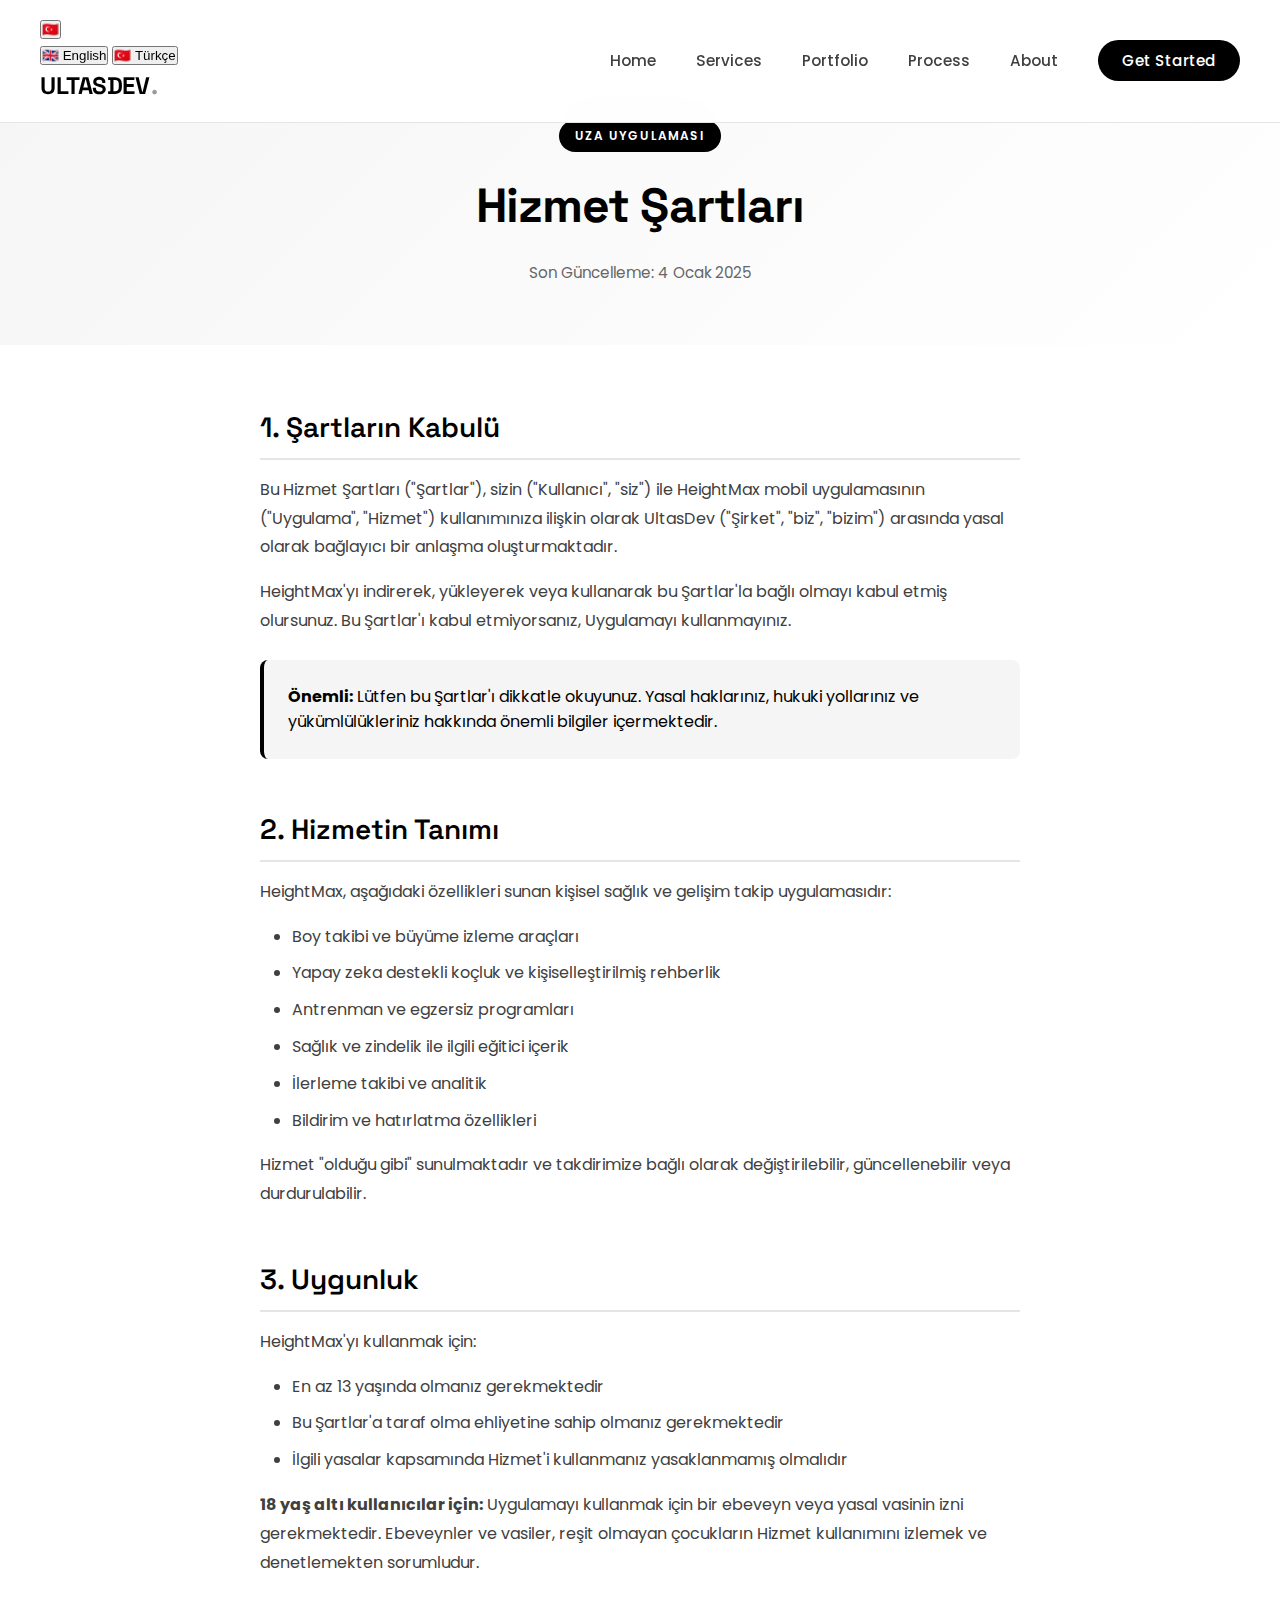
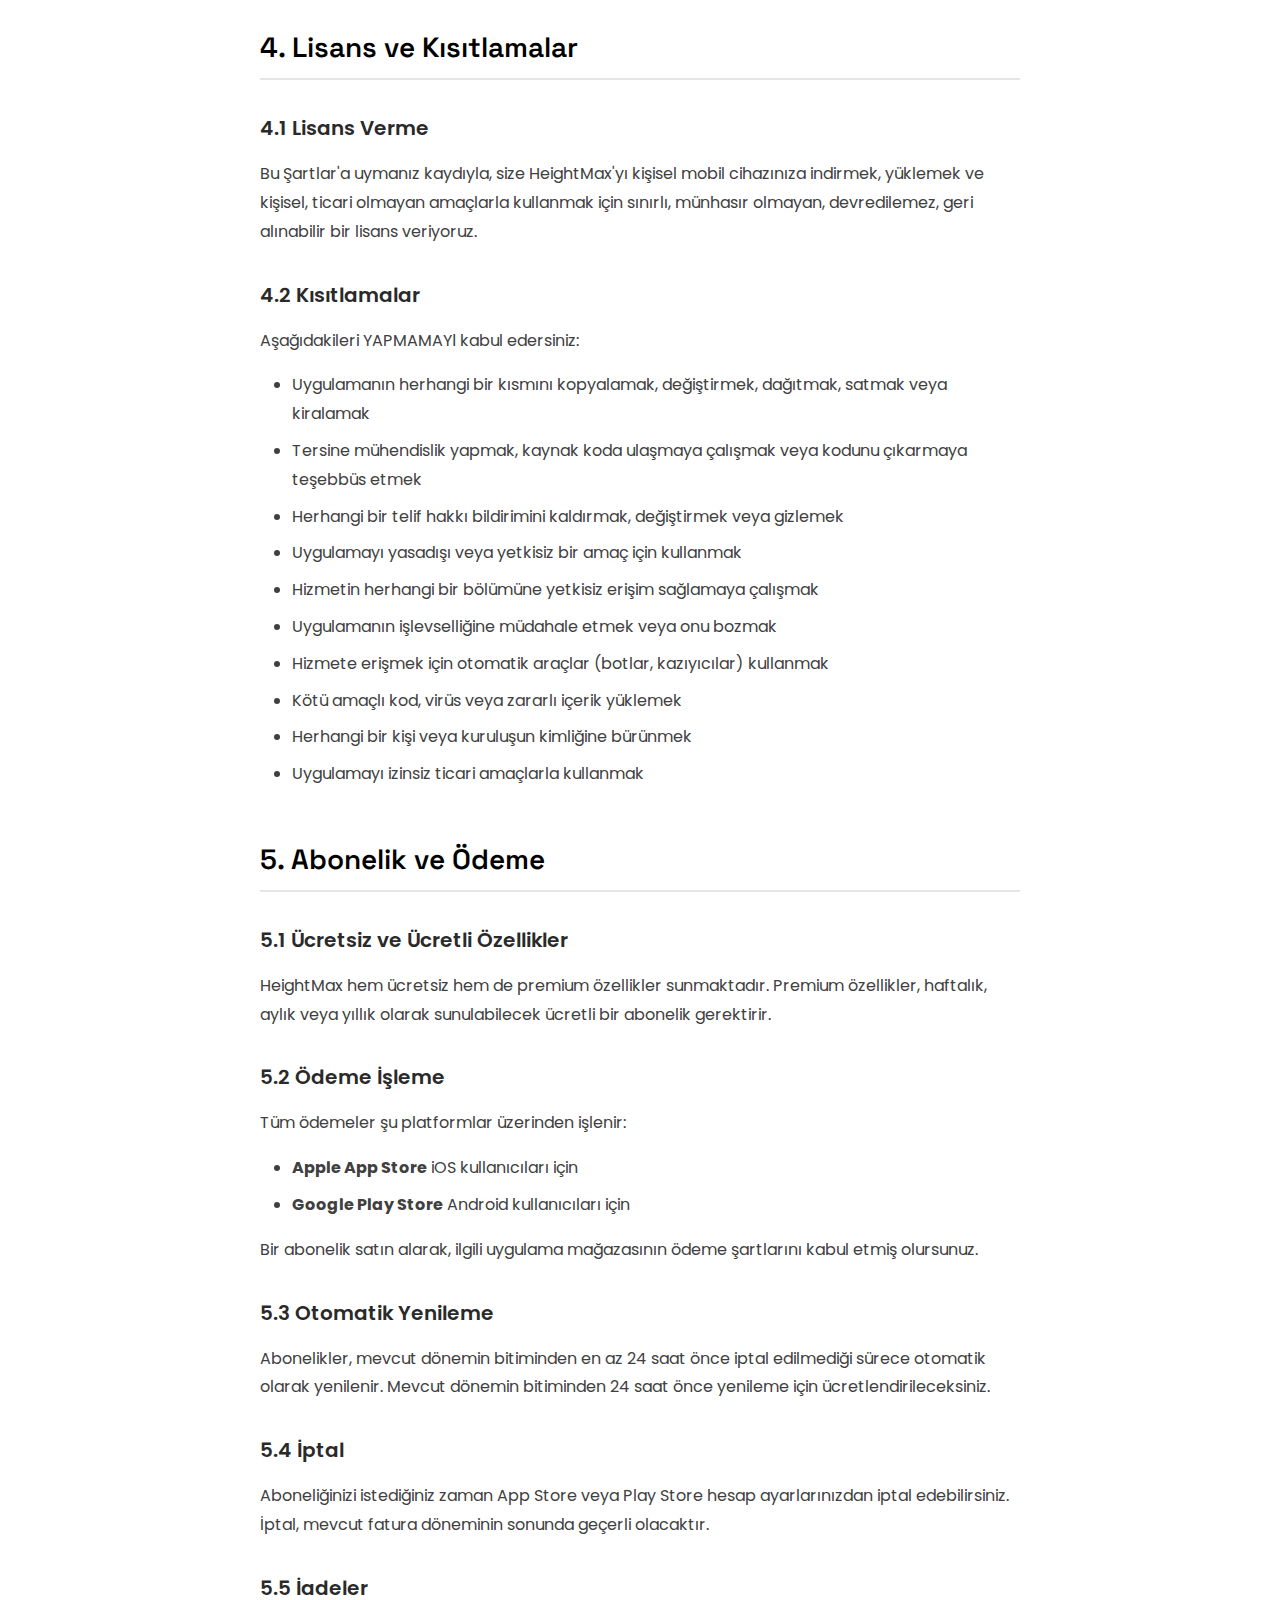
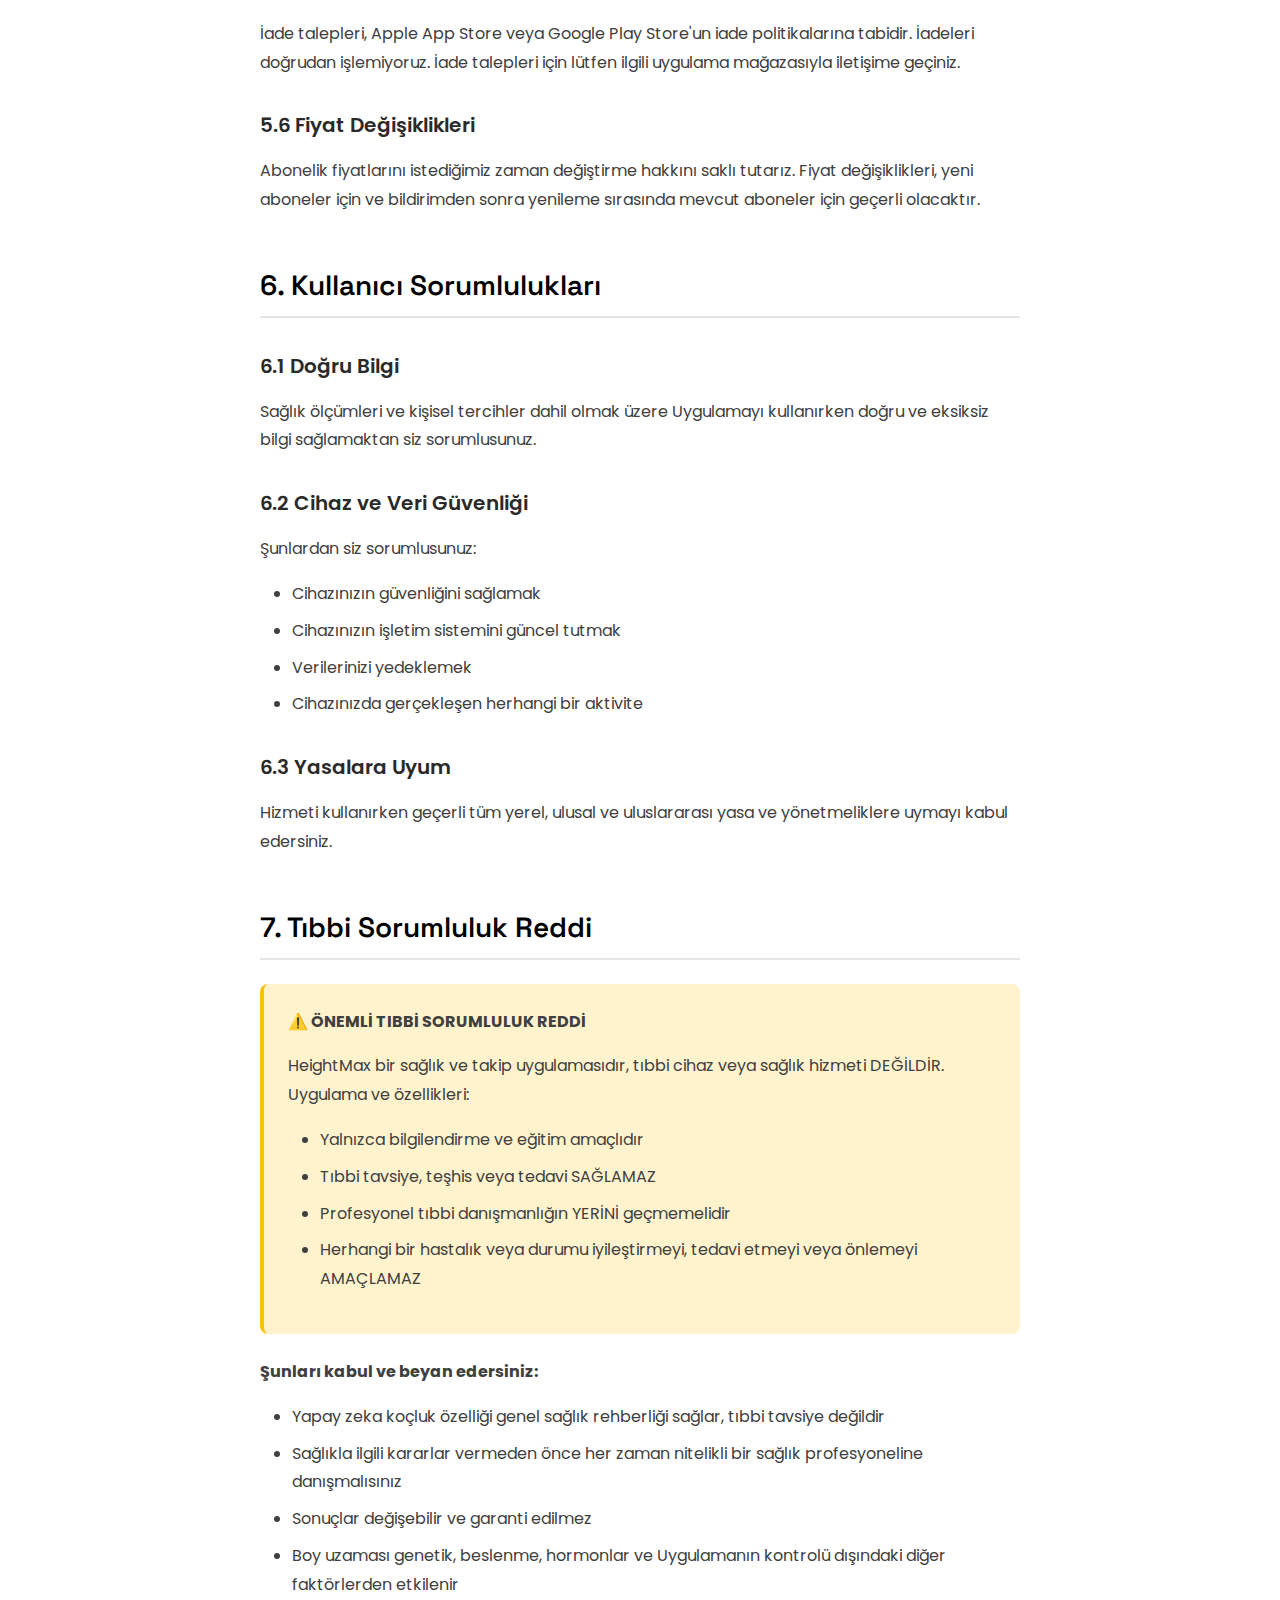
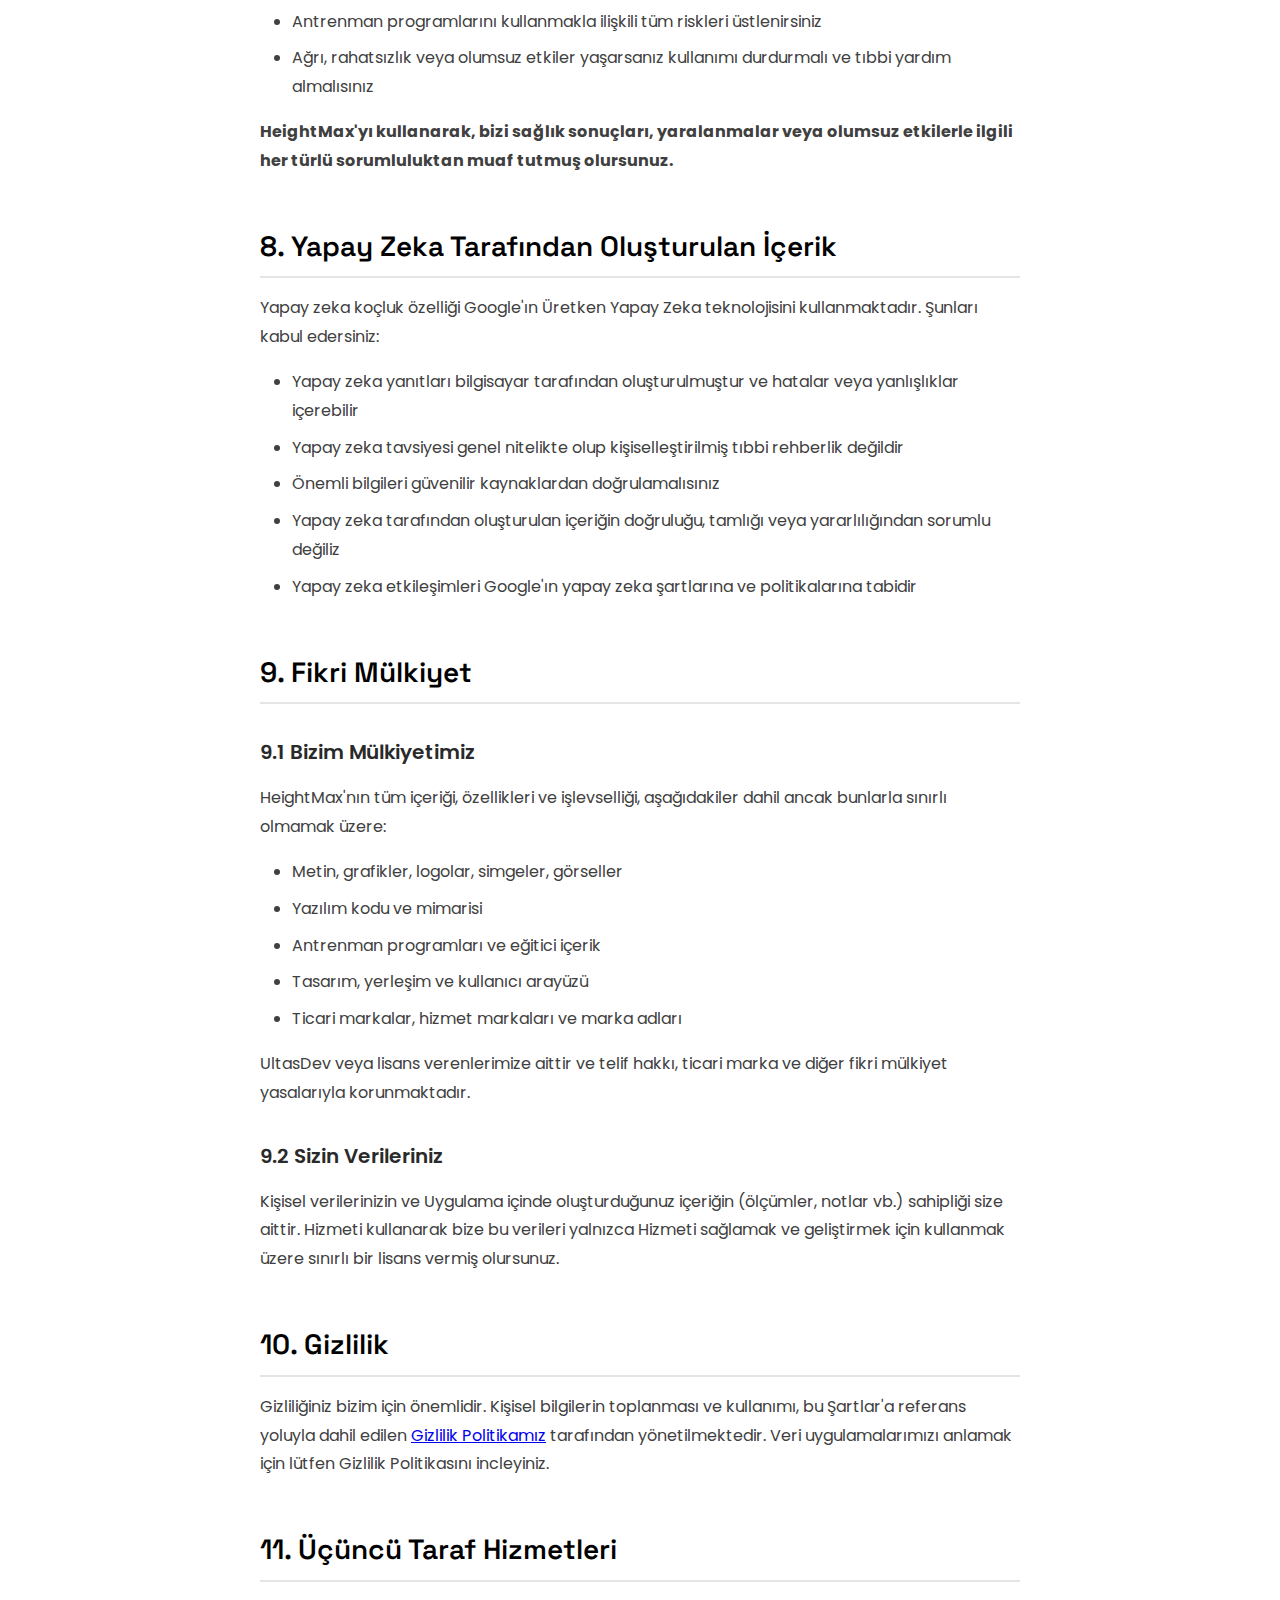
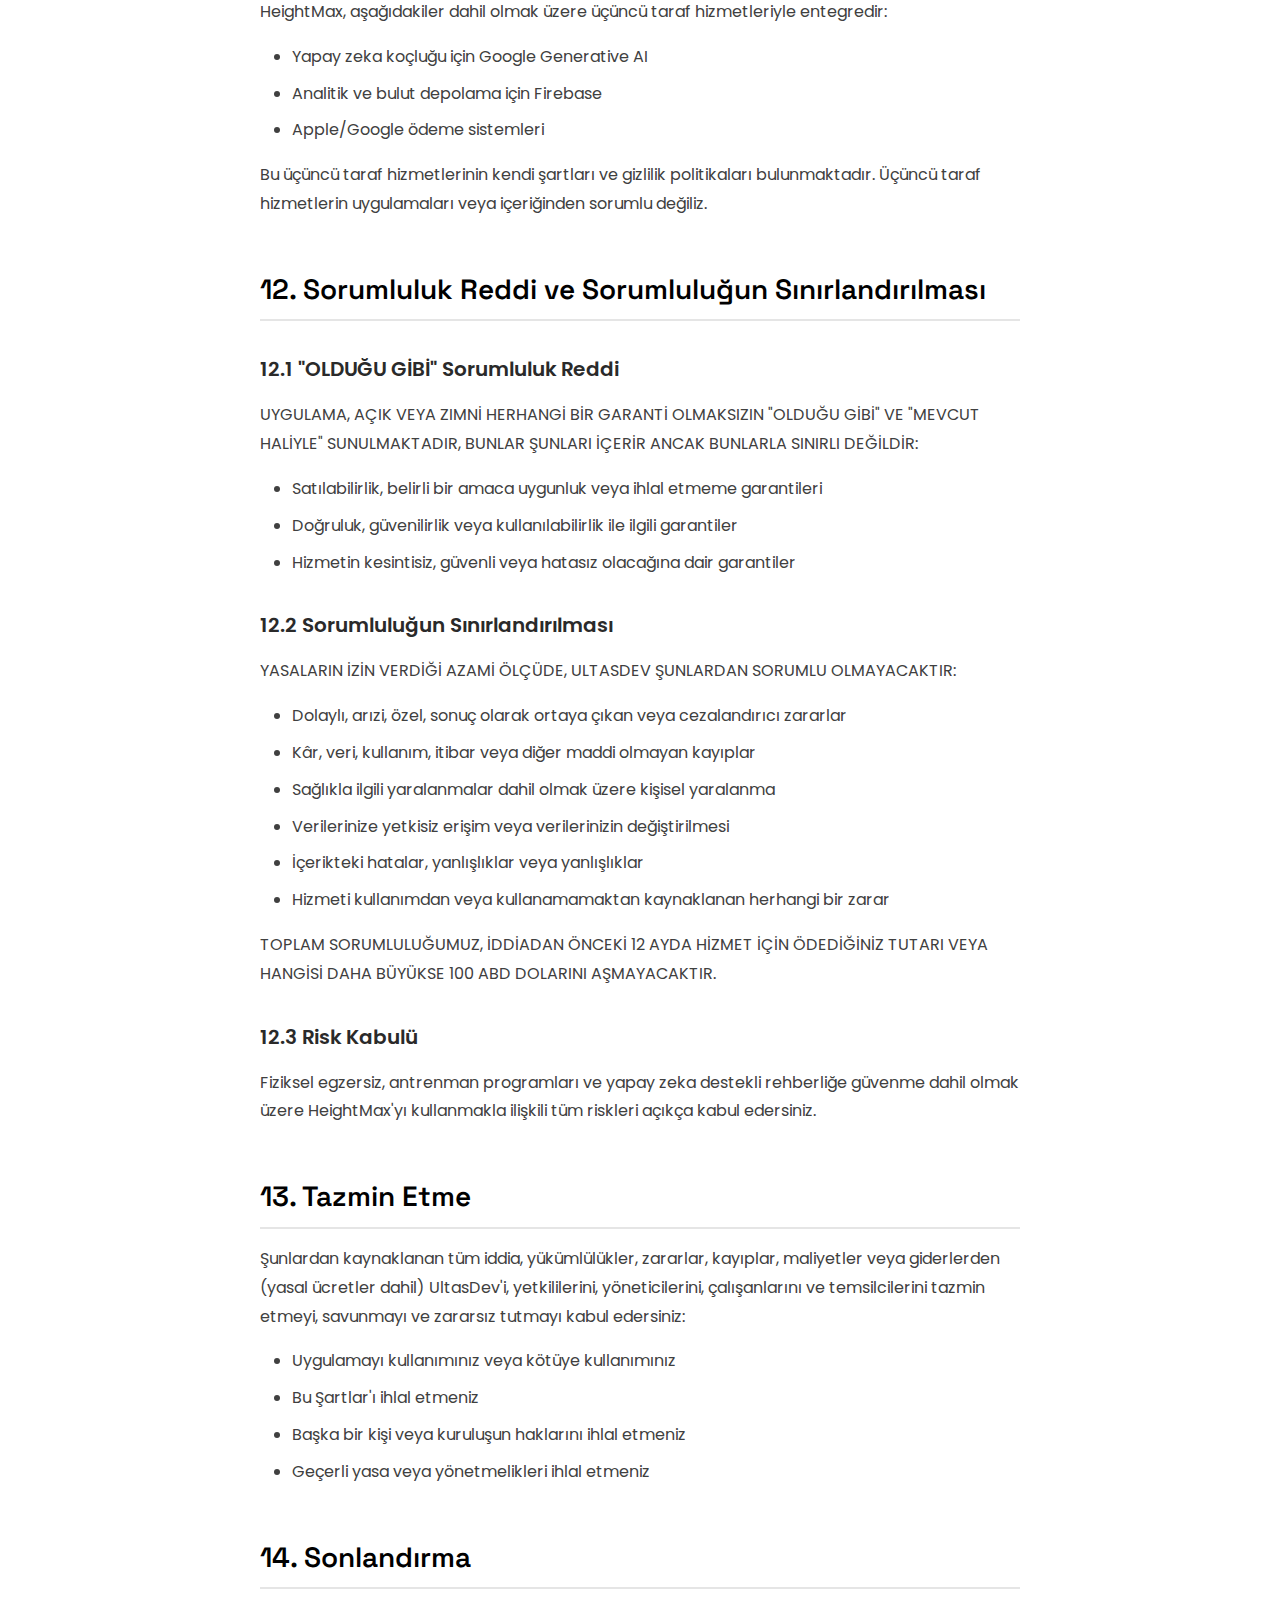
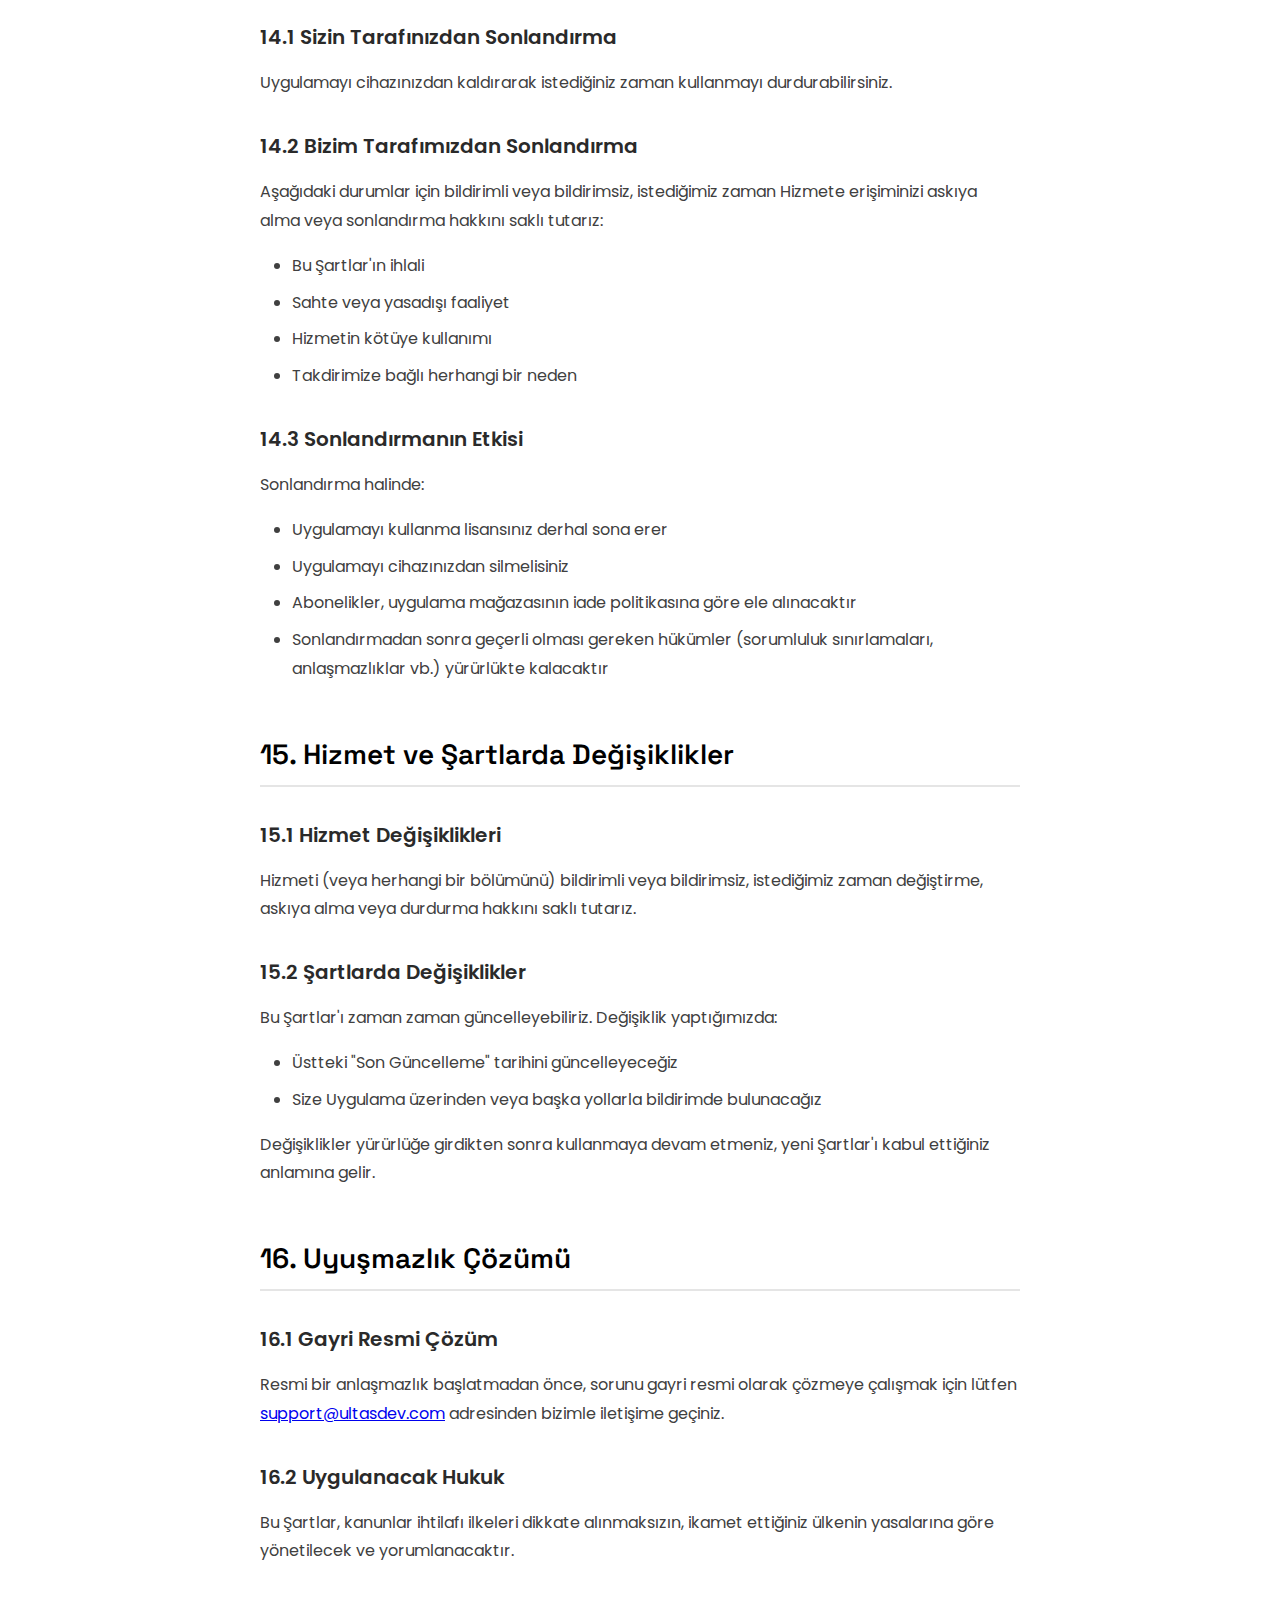
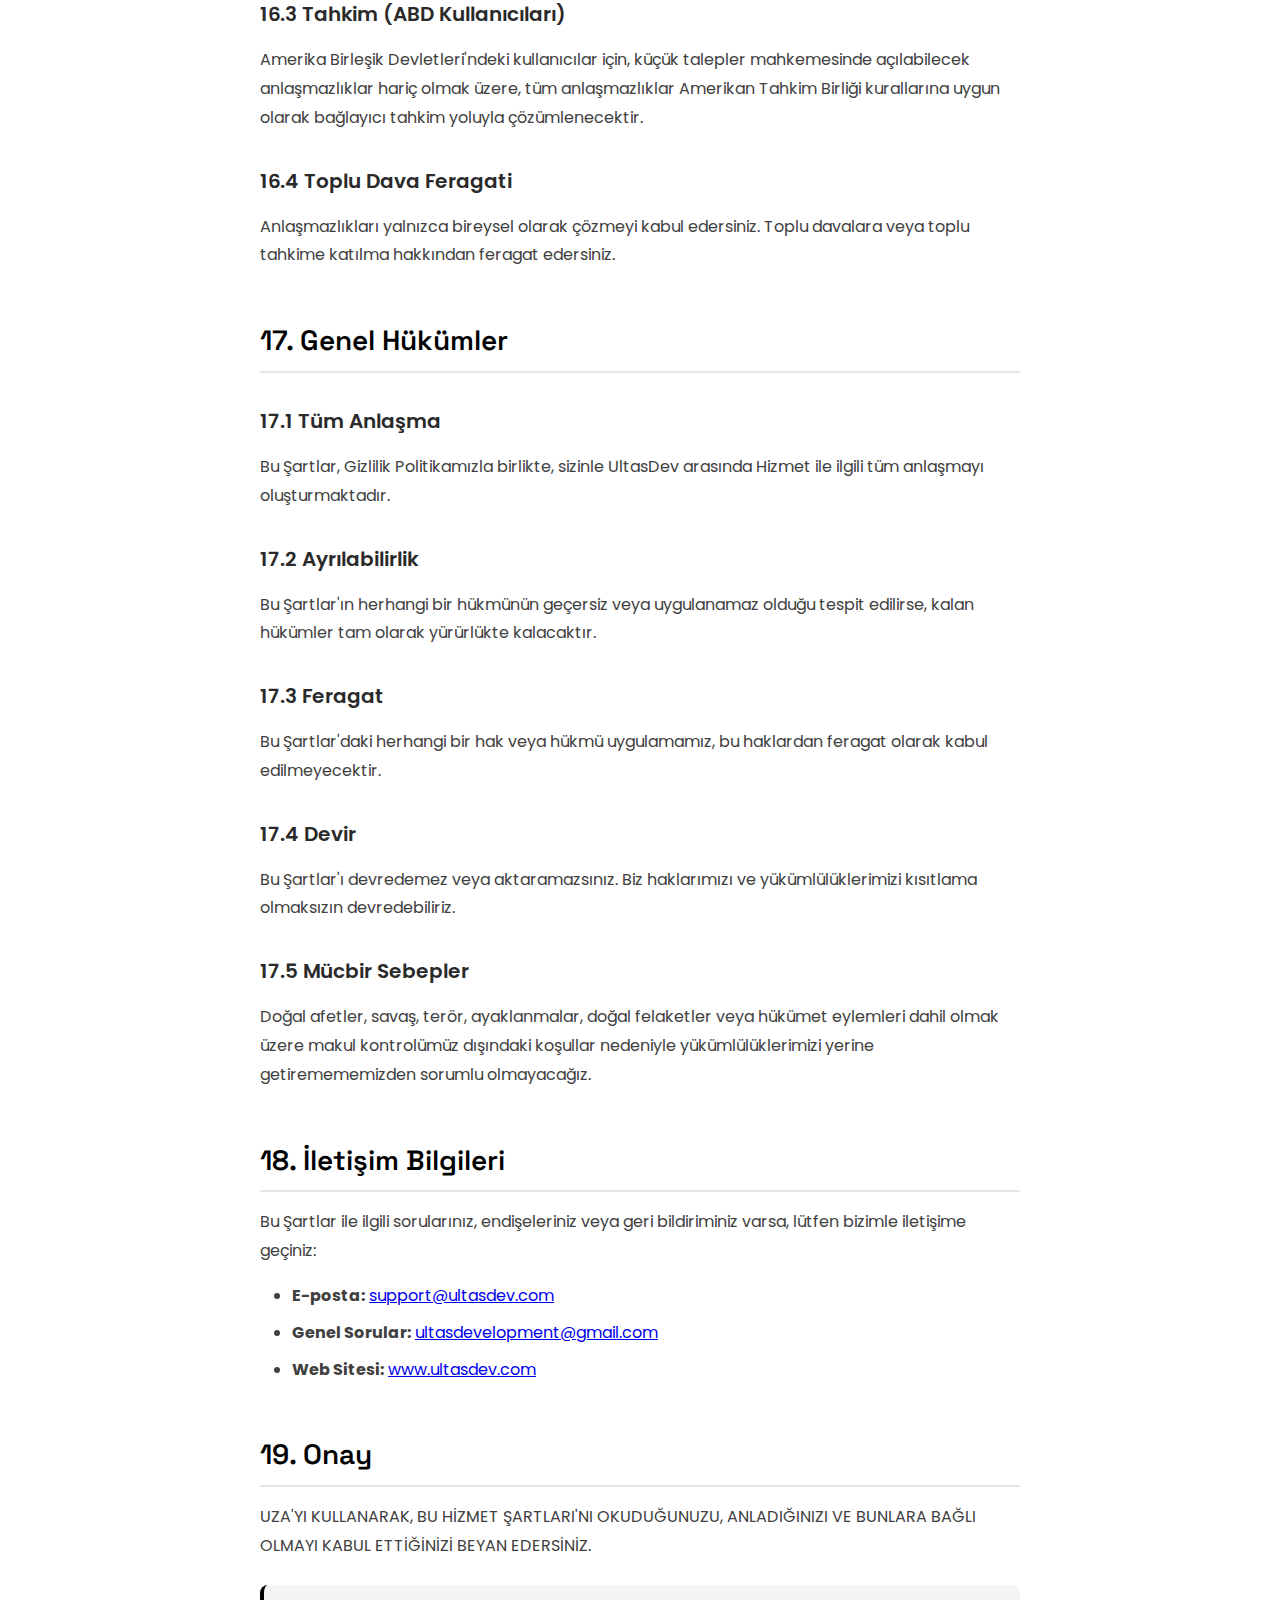
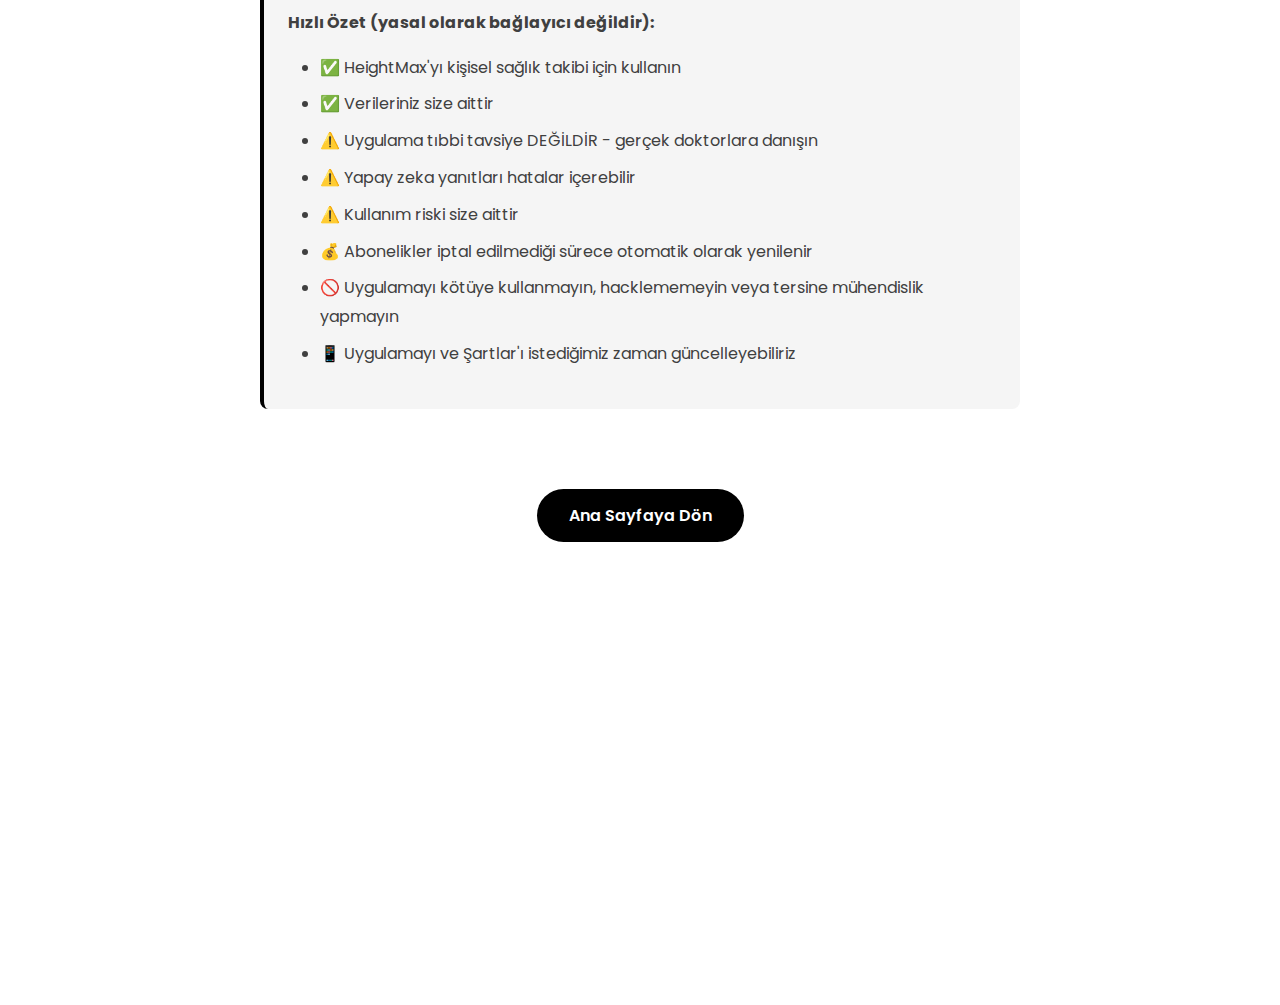
<file: uza/terms-of-service-tr.html>
<!DOCTYPE html>
<html lang="tr">
<head>
    <meta charset="UTF-8">
    <meta name="viewport" content="width=device-width, initial-scale=1.0">
    <title>Hizmet Şartları - HeightMax | UltasDev</title>
    <link rel="stylesheet" href="../style.css">
    <link rel="preconnect" href="https://fonts.googleapis.com">
    <link rel="preconnect" href="https://fonts.gstatic.com" crossorigin>
    <link href="https://fonts.googleapis.com/css2?family=Poppins:wght@300;400;500;600;700;800&family=Space+Grotesk:wght@400;500;600;700&display=swap" rel="stylesheet">
    <style>
        .policy-hero {
            background: linear-gradient(135deg, var(--gray-100) 0%, var(--primary-white) 100%);
            padding: 120px 0 60px;
            text-align: center;
        }
        .policy-badge {
            display: inline-block;
            padding: 0.4rem 1rem;
            background: var(--primary-black);
            color: var(--primary-white);
            font-size: 0.75rem;
            font-weight: 600;
            letter-spacing: 0.1em;
            text-transform: uppercase;
            border-radius: 50px;
            margin-bottom: 1rem;
        }
        .policy-title {
            font-size: clamp(2rem, 4vw, 3rem);
            font-weight: 700;
            font-family: 'Space Grotesk', sans-serif;
            letter-spacing: -0.02em;
            margin-bottom: 1rem;
            color: var(--primary-black);
        }
        .policy-date {
            color: var(--gray-500);
            font-size: 0.95rem;
        }
        .policy-content {
            padding: 60px 0;
            background: var(--primary-white);
        }
        .policy-container {
            max-width: 800px;
            margin: 0 auto;
            padding: 0 20px;
        }
        .policy-section {
            margin-bottom: 3rem;
        }
        .policy-section h2 {
            font-size: 1.75rem;
            font-weight: 600;
            font-family: 'Space Grotesk', sans-serif;
            color: var(--primary-black);
            margin-bottom: 1rem;
            padding-bottom: 0.5rem;
            border-bottom: 2px solid var(--gray-200);
        }
        .policy-section h3 {
            font-size: 1.25rem;
            font-weight: 600;
            color: var(--gray-700);
            margin: 2rem 0 1rem;
        }
        .policy-section p {
            color: var(--gray-600);
            line-height: 1.8;
            margin-bottom: 1rem;
        }
        .policy-section ul, .policy-section ol {
            margin: 1rem 0 1rem 2rem;
        }
        .policy-section ul li, .policy-section ol li {
            color: var(--gray-600);
            line-height: 1.8;
            margin-bottom: 0.5rem;
        }
        .back-button {
            display: inline-block;
            padding: 0.875rem 2rem;
            background: var(--primary-black);
            color: var(--primary-white);
            text-decoration: none;
            border-radius: 50px;
            font-weight: 600;
            transition: var(--transition);
            margin-top: 2rem;
        }
        .back-button:hover {
            transform: translateY(-3px);
            box-shadow: 0 10px 30px rgba(0, 0, 0, 0.2);
        }
        .highlight-box {
            background: var(--gray-100);
            padding: 1.5rem;
            border-radius: 8px;
            margin: 1.5rem 0;
            border-left: 4px solid var(--primary-black);
        }
        .warning-box {
            background: #fff3cd;
            padding: 1.5rem;
            border-radius: 8px;
            margin: 1.5rem 0;
            border-left: 4px solid #ffc107;
        }
    </style>
</head>
<body>
    <header class="header">
        <nav class="navbar">
            <div class="container">
                <div class="nav-wrapper">
                    <div class="nav-left">
                        <div class="language-selector">
                            <button class="language-trigger" id="languageTrigger" aria-label="Select language">
                                <span class="flag-icon" id="currentFlag">🇹🇷</span>
                            </button>
                            <div class="language-dropdown" id="languageDropdown">
                                <button class="language-option" data-lang="en" onclick="window.location.href='terms-of-service.html'">
                                    <span class="flag-icon">🇬🇧</span>
                                    <span class="lang-name">English</span>
                                </button>
                                <button class="language-option" data-lang="tr" onclick="window.location.href='terms-of-service-tr.html'">
                                    <span class="flag-icon">🇹🇷</span>
                                    <span class="lang-name">Türkçe</span>
                                </button>
                            </div>
                        </div>
                        <a href="../index.html" class="logo">
                            <span class="logo-text">ULTASDEV</span>
                            <span class="logo-dot">.</span>
                        </a>
                    </div>
                    <button class="mobile-menu-toggle" id="mobileMenuToggle">
                        <span class="hamburger-line"></span>
                        <span class="hamburger-line"></span>
                        <span class="hamburger-line"></span>
                    </button>
                    <ul class="nav-menu" id="navMenu">
                        <li><a href="../index.html#home" class="nav-link">Home</a></li>
                        <li><a href="../index.html#services" class="nav-link">Services</a></li>
                        <li><a href="../index.html#portfolio" class="nav-link">Portfolio</a></li>
                        <li><a href="../index.html#process" class="nav-link">Process</a></li>
                        <li><a href="../index.html#about" class="nav-link">About</a></li>
                        <li><a href="../index.html#contact" class="nav-link nav-cta">Get Started</a></li>
                    </ul>
                </div>
            </div>
        </nav>
    </header>

    <section class="policy-hero">
        <div class="container">
            <div class="policy-badge">UZA UYGULAMASI</div>
            <h1 class="policy-title">Hizmet Şartları</h1>
            <p class="policy-date">Son Güncelleme: 4 Ocak 2025</p>
        </div>
    </section>

    <section class="policy-content">
        <div class="policy-container">
            <div class="policy-section">
                <h2>1. Şartların Kabulü</h2>
                <p>
                    Bu Hizmet Şartları ("Şartlar"), sizin ("Kullanıcı", "siz") ile HeightMax mobil uygulamasının ("Uygulama", "Hizmet") kullanımınıza ilişkin olarak UltasDev ("Şirket", "biz", "bizim") arasında yasal olarak bağlayıcı bir anlaşma oluşturmaktadır.
                </p>
                <p>
                    HeightMax'yı indirerek, yükleyerek veya kullanarak bu Şartlar'la bağlı olmayı kabul etmiş olursunuz. Bu Şartlar'ı kabul etmiyorsanız, Uygulamayı kullanmayınız.
                </p>
                <div class="highlight-box">
                    <strong>Önemli:</strong> Lütfen bu Şartlar'ı dikkatle okuyunuz. Yasal haklarınız, hukuki yollarınız ve yükümlülükleriniz hakkında önemli bilgiler içermektedir.
                </div>
            </div>

            <div class="policy-section">
                <h2>2. Hizmetin Tanımı</h2>
                <p>
                    HeightMax, aşağıdaki özellikleri sunan kişisel sağlık ve gelişim takip uygulamasıdır:
                </p>
                <ul>
                    <li>Boy takibi ve büyüme izleme araçları</li>
                    <li>Yapay zeka destekli koçluk ve kişiselleştirilmiş rehberlik</li>
                    <li>Antrenman ve egzersiz programları</li>
                    <li>Sağlık ve zindelik ile ilgili eğitici içerik</li>
                    <li>İlerleme takibi ve analitik</li>
                    <li>Bildirim ve hatırlatma özellikleri</li>
                </ul>
                <p>
                    Hizmet "olduğu gibi" sunulmaktadır ve takdirimize bağlı olarak değiştirilebilir, güncellenebilir veya durdurulabilir.
                </p>
            </div>

            <div class="policy-section">
                <h2>3. Uygunluk</h2>
                <p>
                    HeightMax'yı kullanmak için:
                </p>
                <ul>
                    <li>En az 13 yaşında olmanız gerekmektedir</li>
                    <li>Bu Şartlar'a taraf olma ehliyetine sahip olmanız gerekmektedir</li>
                    <li>İlgili yasalar kapsamında Hizmet'i kullanmanız yasaklanmamış olmalıdır</li>
                </ul>
                <p>
                    <strong>18 yaş altı kullanıcılar için:</strong> Uygulamayı kullanmak için bir ebeveyn veya yasal vasinin izni gerekmektedir. Ebeveynler ve vasiler, reşit olmayan çocukların Hizmet kullanımını izlemek ve denetlemekten sorumludur.
                </p>
            </div>

            <div class="policy-section">
                <h2>4. Lisans ve Kısıtlamalar</h2>

                <h3>4.1 Lisans Verme</h3>
                <p>
                    Bu Şartlar'a uymanız kaydıyla, size HeightMax'yı kişisel mobil cihazınıza indirmek, yüklemek ve kişisel, ticari olmayan amaçlarla kullanmak için sınırlı, münhasır olmayan, devredilemez, geri alınabilir bir lisans veriyoruz.
                </p>

                <h3>4.2 Kısıtlamalar</h3>
                <p>Aşağıdakileri YAPMAMAYΙ kabul edersiniz:</p>
                <ul>
                    <li>Uygulamanın herhangi bir kısmını kopyalamak, değiştirmek, dağıtmak, satmak veya kiralamak</li>
                    <li>Tersine mühendislik yapmak, kaynak koda ulaşmaya çalışmak veya kodunu çıkarmaya teşebbüs etmek</li>
                    <li>Herhangi bir telif hakkı bildirimini kaldırmak, değiştirmek veya gizlemek</li>
                    <li>Uygulamayı yasadışı veya yetkisiz bir amaç için kullanmak</li>
                    <li>Hizmetin herhangi bir bölümüne yetkisiz erişim sağlamaya çalışmak</li>
                    <li>Uygulamanın işlevselliğine müdahale etmek veya onu bozmak</li>
                    <li>Hizmete erişmek için otomatik araçlar (botlar, kazıyıcılar) kullanmak</li>
                    <li>Kötü amaçlı kod, virüs veya zararlı içerik yüklemek</li>
                    <li>Herhangi bir kişi veya kuruluşun kimliğine bürünmek</li>
                    <li>Uygulamayı izinsiz ticari amaçlarla kullanmak</li>
                </ul>
            </div>

            <div class="policy-section">
                <h2>5. Abonelik ve Ödeme</h2>

                <h3>5.1 Ücretsiz ve Ücretli Özellikler</h3>
                <p>
                    HeightMax hem ücretsiz hem de premium özellikler sunmaktadır. Premium özellikler, haftalık, aylık veya yıllık olarak sunulabilecek ücretli bir abonelik gerektirir.
                </p>

                <h3>5.2 Ödeme İşleme</h3>
                <p>
                    Tüm ödemeler şu platformlar üzerinden işlenir:
                </p>
                <ul>
                    <li><strong>Apple App Store</strong> iOS kullanıcıları için</li>
                    <li><strong>Google Play Store</strong> Android kullanıcıları için</li>
                </ul>
                <p>
                    Bir abonelik satın alarak, ilgili uygulama mağazasının ödeme şartlarını kabul etmiş olursunuz.
                </p>

                <h3>5.3 Otomatik Yenileme</h3>
                <p>
                    Abonelikler, mevcut dönemin bitiminden en az 24 saat önce iptal edilmediği sürece otomatik olarak yenilenir. Mevcut dönemin bitiminden 24 saat önce yenileme için ücretlendirileceksiniz.
                </p>

                <h3>5.4 İptal</h3>
                <p>
                    Aboneliğinizi istediğiniz zaman App Store veya Play Store hesap ayarlarınızdan iptal edebilirsiniz. İptal, mevcut fatura döneminin sonunda geçerli olacaktır.
                </p>

                <h3>5.5 İadeler</h3>
                <p>
                    İade talepleri, Apple App Store veya Google Play Store'un iade politikalarına tabidir. İadeleri doğrudan işlemiyoruz. İade talepleri için lütfen ilgili uygulama mağazasıyla iletişime geçiniz.
                </p>

                <h3>5.6 Fiyat Değişiklikleri</h3>
                <p>
                    Abonelik fiyatlarını istediğimiz zaman değiştirme hakkını saklı tutarız. Fiyat değişiklikleri, yeni aboneler için ve bildirimden sonra yenileme sırasında mevcut aboneler için geçerli olacaktır.
                </p>
            </div>

            <div class="policy-section">
                <h2>6. Kullanıcı Sorumlulukları</h2>

                <h3>6.1 Doğru Bilgi</h3>
                <p>
                    Sağlık ölçümleri ve kişisel tercihler dahil olmak üzere Uygulamayı kullanırken doğru ve eksiksiz bilgi sağlamaktan siz sorumlusunuz.
                </p>

                <h3>6.2 Cihaz ve Veri Güvenliği</h3>
                <p>
                    Şunlardan siz sorumlusunuz:
                </p>
                <ul>
                    <li>Cihazınızın güvenliğini sağlamak</li>
                    <li>Cihazınızın işletim sistemini güncel tutmak</li>
                    <li>Verilerinizi yedeklemek</li>
                    <li>Cihazınızda gerçekleşen herhangi bir aktivite</li>
                </ul>

                <h3>6.3 Yasalara Uyum</h3>
                <p>
                    Hizmeti kullanırken geçerli tüm yerel, ulusal ve uluslararası yasa ve yönetmeliklere uymayı kabul edersiniz.
                </p>
            </div>

            <div class="policy-section">
                <h2>7. Tıbbi Sorumluluk Reddi</h2>
                <div class="warning-box">
                    <p><strong>⚠️ ÖNEMLİ TIBBİ SORUMLULUK REDDİ</strong></p>
                    <p>
                        HeightMax bir sağlık ve takip uygulamasıdır, tıbbi cihaz veya sağlık hizmeti DEĞİLDİR. Uygulama ve özellikleri:
                    </p>
                    <ul>
                        <li>Yalnızca bilgilendirme ve eğitim amaçlıdır</li>
                        <li>Tıbbi tavsiye, teşhis veya tedavi SAĞLAMAZ</li>
                        <li>Profesyonel tıbbi danışmanlığın YERİNİ geçmemelidir</li>
                        <li>Herhangi bir hastalık veya durumu iyileştirmeyi, tedavi etmeyi veya önlemeyi AMAÇLAMAZ</li>
                    </ul>
                </div>

                <p>
                    <strong>Şunları kabul ve beyan edersiniz:</strong>
                </p>
                <ul>
                    <li>Yapay zeka koçluk özelliği genel sağlık rehberliği sağlar, tıbbi tavsiye değildir</li>
                    <li>Sağlıkla ilgili kararlar vermeden önce her zaman nitelikli bir sağlık profesyoneline danışmalısınız</li>
                    <li>Sonuçlar değişebilir ve garanti edilmez</li>
                    <li>Boy uzaması genetik, beslenme, hormonlar ve Uygulamanın kontrolü dışındaki diğer faktörlerden etkilenir</li>
                    <li>Antrenman programlarını kullanmakla ilişkili tüm riskleri üstlenirsiniz</li>
                    <li>Ağrı, rahatsızlık veya olumsuz etkiler yaşarsanız kullanımı durdurmalı ve tıbbi yardım almalısınız</li>
                </ul>

                <p>
                    <strong>HeightMax'yı kullanarak, bizi sağlık sonuçları, yaralanmalar veya olumsuz etkilerle ilgili her türlü sorumluluktan muaf tutmuş olursunuz.</strong>
                </p>
            </div>

            <div class="policy-section">
                <h2>8. Yapay Zeka Tarafından Oluşturulan İçerik</h2>
                <p>
                    Yapay zeka koçluk özelliği Google'ın Üretken Yapay Zeka teknolojisini kullanmaktadır. Şunları kabul edersiniz:
                </p>
                <ul>
                    <li>Yapay zeka yanıtları bilgisayar tarafından oluşturulmuştur ve hatalar veya yanlışlıklar içerebilir</li>
                    <li>Yapay zeka tavsiyesi genel nitelikte olup kişiselleştirilmiş tıbbi rehberlik değildir</li>
                    <li>Önemli bilgileri güvenilir kaynaklardan doğrulamalısınız</li>
                    <li>Yapay zeka tarafından oluşturulan içeriğin doğruluğu, tamlığı veya yararlılığından sorumlu değiliz</li>
                    <li>Yapay zeka etkileşimleri Google'ın yapay zeka şartlarına ve politikalarına tabidir</li>
                </ul>
            </div>

            <div class="policy-section">
                <h2>9. Fikri Mülkiyet</h2>

                <h3>9.1 Bizim Mülkiyetimiz</h3>
                <p>
                    HeightMax'nın tüm içeriği, özellikleri ve işlevselliği, aşağıdakiler dahil ancak bunlarla sınırlı olmamak üzere:
                </p>
                <ul>
                    <li>Metin, grafikler, logolar, simgeler, görseller</li>
                    <li>Yazılım kodu ve mimarisi</li>
                    <li>Antrenman programları ve eğitici içerik</li>
                    <li>Tasarım, yerleşim ve kullanıcı arayüzü</li>
                    <li>Ticari markalar, hizmet markaları ve marka adları</li>
                </ul>
                <p>
                    UltasDev veya lisans verenlerimize aittir ve telif hakkı, ticari marka ve diğer fikri mülkiyet yasalarıyla korunmaktadır.
                </p>

                <h3>9.2 Sizin Verileriniz</h3>
                <p>
                    Kişisel verilerinizin ve Uygulama içinde oluşturduğunuz içeriğin (ölçümler, notlar vb.) sahipliği size aittir. Hizmeti kullanarak bize bu verileri yalnızca Hizmeti sağlamak ve geliştirmek için kullanmak üzere sınırlı bir lisans vermiş olursunuz.
                </p>
            </div>

            <div class="policy-section">
                <h2>10. Gizlilik</h2>
                <p>
                    Gizliliğiniz bizim için önemlidir. Kişisel bilgilerin toplanması ve kullanımı, bu Şartlar'a referans yoluyla dahil edilen <a href="privacy-policy.html">Gizlilik Politikamız</a> tarafından yönetilmektedir. Veri uygulamalarımızı anlamak için lütfen Gizlilik Politikasını incleyiniz.
                </p>
            </div>

            <div class="policy-section">
                <h2>11. Üçüncü Taraf Hizmetleri</h2>
                <p>
                    HeightMax, aşağıdakiler dahil olmak üzere üçüncü taraf hizmetleriyle entegredir:
                </p>
                <ul>
                    <li>Yapay zeka koçluğu için Google Generative AI</li>
                    <li>Analitik ve bulut depolama için Firebase</li>
                    <li>Apple/Google ödeme sistemleri</li>
                </ul>
                <p>
                    Bu üçüncü taraf hizmetlerinin kendi şartları ve gizlilik politikaları bulunmaktadır. Üçüncü taraf hizmetlerin uygulamaları veya içeriğinden sorumlu değiliz.
                </p>
            </div>

            <div class="policy-section">
                <h2>12. Sorumluluk Reddi ve Sorumluluğun Sınırlandırılması</h2>

                <h3>12.1 "OLDUĞU GİBİ" Sorumluluk Reddi</h3>
                <p>
                    UYGULAMA, AÇIK VEYA ZIMNİ HERHANGİ BİR GARANTİ OLMAKSIZIN "OLDUĞU GİBİ" VE "MEVCUT HALİYLE" SUNULMAKTADIR, BUNLAR ŞUNLARI İÇERİR ANCAK BUNLARLA SINIRLI DEĞİLDİR:
                </p>
                <ul>
                    <li>Satılabilirlik, belirli bir amaca uygunluk veya ihlal etmeme garantileri</li>
                    <li>Doğruluk, güvenilirlik veya kullanılabilirlik ile ilgili garantiler</li>
                    <li>Hizmetin kesintisiz, güvenli veya hatasız olacağına dair garantiler</li>
                </ul>

                <h3>12.2 Sorumluluğun Sınırlandırılması</h3>
                <p>
                    YASALARIN İZİN VERDİĞİ AZAMİ ÖLÇÜDE, ULTASDEV ŞUNLARDAN SORUMLU OLMAYACAKTIR:
                </p>
                <ul>
                    <li>Dolaylı, arızi, özel, sonuç olarak ortaya çıkan veya cezalandırıcı zararlar</li>
                    <li>Kâr, veri, kullanım, itibar veya diğer maddi olmayan kayıplar</li>
                    <li>Sağlıkla ilgili yaralanmalar dahil olmak üzere kişisel yaralanma</li>
                    <li>Verilerinize yetkisiz erişim veya verilerinizin değiştirilmesi</li>
                    <li>İçerikteki hatalar, yanlışlıklar veya yanlışlıklar</li>
                    <li>Hizmeti kullanımdan veya kullanamamaktan kaynaklanan herhangi bir zarar</li>
                </ul>
                <p>
                    TOPLAM SORUMLULUĞUMUZ, İDDİADAN ÖNCEKİ 12 AYDA HİZMET İÇİN ÖDEDİĞİNİZ TUTARI VEYA HANGİSİ DAHA BÜYÜKSE 100 ABD DOLARINI AŞMAYACAKTIR.
                </p>

                <h3>12.3 Risk Kabulü</h3>
                <p>
                    Fiziksel egzersiz, antrenman programları ve yapay zeka destekli rehberliğe güvenme dahil olmak üzere HeightMax'yı kullanmakla ilişkili tüm riskleri açıkça kabul edersiniz.
                </p>
            </div>

            <div class="policy-section">
                <h2>13. Tazmin Etme</h2>
                <p>
                    Şunlardan kaynaklanan tüm iddia, yükümlülükler, zararlar, kayıplar, maliyetler veya giderlerden (yasal ücretler dahil) UltasDev'i, yetkililerini, yöneticilerini, çalışanlarını ve temsilcilerini tazmin etmeyi, savunmayı ve zararsız tutmayı kabul edersiniz:
                </p>
                <ul>
                    <li>Uygulamayı kullanımınız veya kötüye kullanımınız</li>
                    <li>Bu Şartlar'ı ihlal etmeniz</li>
                    <li>Başka bir kişi veya kuruluşun haklarını ihlal etmeniz</li>
                    <li>Geçerli yasa veya yönetmelikleri ihlal etmeniz</li>
                </ul>
            </div>

            <div class="policy-section">
                <h2>14. Sonlandırma</h2>

                <h3>14.1 Sizin Tarafınızdan Sonlandırma</h3>
                <p>
                    Uygulamayı cihazınızdan kaldırarak istediğiniz zaman kullanmayı durdurabilirsiniz.
                </p>

                <h3>14.2 Bizim Tarafımızdan Sonlandırma</h3>
                <p>
                    Aşağıdaki durumlar için bildirimli veya bildirimsiz, istediğimiz zaman Hizmete erişiminizi askıya alma veya sonlandırma hakkını saklı tutarız:
                </p>
                <ul>
                    <li>Bu Şartlar'ın ihlali</li>
                    <li>Sahte veya yasadışı faaliyet</li>
                    <li>Hizmetin kötüye kullanımı</li>
                    <li>Takdirimize bağlı herhangi bir neden</li>
                </ul>

                <h3>14.3 Sonlandırmanın Etkisi</h3>
                <p>
                    Sonlandırma halinde:
                </p>
                <ul>
                    <li>Uygulamayı kullanma lisansınız derhal sona erer</li>
                    <li>Uygulamayı cihazınızdan silmelisiniz</li>
                    <li>Abonelikler, uygulama mağazasının iade politikasına göre ele alınacaktır</li>
                    <li>Sonlandırmadan sonra geçerli olması gereken hükümler (sorumluluk sınırlamaları, anlaşmazlıklar vb.) yürürlükte kalacaktır</li>
                </ul>
            </div>

            <div class="policy-section">
                <h2>15. Hizmet ve Şartlarda Değişiklikler</h2>

                <h3>15.1 Hizmet Değişiklikleri</h3>
                <p>
                    Hizmeti (veya herhangi bir bölümünü) bildirimli veya bildirimsiz, istediğimiz zaman değiştirme, askıya alma veya durdurma hakkını saklı tutarız.
                </p>

                <h3>15.2 Şartlarda Değişiklikler</h3>
                <p>
                    Bu Şartlar'ı zaman zaman güncelleyebiliriz. Değişiklik yaptığımızda:
                </p>
                <ul>
                    <li>Üstteki "Son Güncelleme" tarihini güncelleyeceğiz</li>
                    <li>Size Uygulama üzerinden veya başka yollarla bildirimde bulunacağız</li>
                </ul>
                <p>
                    Değişiklikler yürürlüğe girdikten sonra kullanmaya devam etmeniz, yeni Şartlar'ı kabul ettiğiniz anlamına gelir.
                </p>
            </div>

            <div class="policy-section">
                <h2>16. Uyuşmazlık Çözümü</h2>

                <h3>16.1 Gayri Resmi Çözüm</h3>
                <p>
                    Resmi bir anlaşmazlık başlatmadan önce, sorunu gayri resmi olarak çözmeye çalışmak için lütfen <a href="mailto:support@ultasdev.com">support@ultasdev.com</a> adresinden bizimle iletişime geçiniz.
                </p>

                <h3>16.2 Uygulanacak Hukuk</h3>
                <p>
                    Bu Şartlar, kanunlar ihtilafı ilkeleri dikkate alınmaksızın, ikamet ettiğiniz ülkenin yasalarına göre yönetilecek ve yorumlanacaktır.
                </p>

                <h3>16.3 Tahkim (ABD Kullanıcıları)</h3>
                <p>
                    Amerika Birleşik Devletleri'ndeki kullanıcılar için, küçük talepler mahkemesinde açılabilecek anlaşmazlıklar hariç olmak üzere, tüm anlaşmazlıklar Amerikan Tahkim Birliği kurallarına uygun olarak bağlayıcı tahkim yoluyla çözümlenecektir.
                </p>

                <h3>16.4 Toplu Dava Feragati</h3>
                <p>
                    Anlaşmazlıkları yalnızca bireysel olarak çözmeyi kabul edersiniz. Toplu davalara veya toplu tahkime katılma hakkından feragat edersiniz.
                </p>
            </div>

            <div class="policy-section">
                <h2>17. Genel Hükümler</h2>

                <h3>17.1 Tüm Anlaşma</h3>
                <p>
                    Bu Şartlar, Gizlilik Politikamızla birlikte, sizinle UltasDev arasında Hizmet ile ilgili tüm anlaşmayı oluşturmaktadır.
                </p>

                <h3>17.2 Ayrılabilirlik</h3>
                <p>
                    Bu Şartlar'ın herhangi bir hükmünün geçersiz veya uygulanamaz olduğu tespit edilirse, kalan hükümler tam olarak yürürlükte kalacaktır.
                </p>

                <h3>17.3 Feragat</h3>
                <p>
                    Bu Şartlar'daki herhangi bir hak veya hükmü uygulamamız, bu haklardan feragat olarak kabul edilmeyecektir.
                </p>

                <h3>17.4 Devir</h3>
                <p>
                    Bu Şartlar'ı devredemez veya aktaramazsınız. Biz haklarımızı ve yükümlülüklerimizi kısıtlama olmaksızın devredebiliriz.
                </p>

                <h3>17.5 Mücbir Sebepler</h3>
                <p>
                    Doğal afetler, savaş, terör, ayaklanmalar, doğal felaketler veya hükümet eylemleri dahil olmak üzere makul kontrolümüz dışındaki koşullar nedeniyle yükümlülüklerimizi yerine getiremememizden sorumlu olmayacağız.
                </p>
            </div>

            <div class="policy-section">
                <h2>18. İletişim Bilgileri</h2>
                <p>
                    Bu Şartlar ile ilgili sorularınız, endişeleriniz veya geri bildiriminiz varsa, lütfen bizimle iletişime geçiniz:
                </p>
                <ul>
                    <li><strong>E-posta:</strong> <a href="mailto:support@ultasdev.com">support@ultasdev.com</a></li>
                    <li><strong>Genel Sorular:</strong> <a href="mailto:ultasdevelopment@gmail.com">ultasdevelopment@gmail.com</a></li>
                    <li><strong>Web Sitesi:</strong> <a href="https://www.ultasdev.com">www.ultasdev.com</a></li>
                </ul>
            </div>

            <div class="policy-section">
                <h2>19. Onay</h2>
                <p>
                    UZA'YI KULLANARAK, BU HİZMET ŞARTLARI'NI OKUDUĞUNUZU, ANLADIĞINIZI VE BUNLARA BAĞLI OLMAYI KABUL ETTİĞİNİZİ BEYAN EDERSİNİZ.
                </p>
                <div class="highlight-box">
                    <p><strong>Hızlı Özet (yasal olarak bağlayıcı değildir):</strong></p>
                    <ul>
                        <li>✅ HeightMax'yı kişisel sağlık takibi için kullanın</li>
                        <li>✅ Verileriniz size aittir</li>
                        <li>⚠️ Uygulama tıbbi tavsiye DEĞİLDİR - gerçek doktorlara danışın</li>
                        <li>⚠️ Yapay zeka yanıtları hatalar içerebilir</li>
                        <li>⚠️ Kullanım riski size aittir</li>
                        <li>💰 Abonelikler iptal edilmediği sürece otomatik olarak yenilenir</li>
                        <li>🚫 Uygulamayı kötüye kullanmayın, hacklememeyin veya tersine mühendislik yapmayın</li>
                        <li>📱 Uygulamayı ve Şartlar'ı istediğimiz zaman güncelleyebiliriz</li>
                    </ul>
                </div>
            </div>

            <div style="text-align: center; margin-top: 3rem;">
                <a href="../index.html" class="back-button">Ana Sayfaya Dön</a>
            </div>
        </div>
    </section>

    <footer class="footer">
        <div class="container">
            <div class="footer-content">
                <div class="footer-brand">
                    <div class="footer-logo">ULTASDEV.</div>
                    <p class="footer-tagline">Building the future, one app at a time.</p>
                </div>
                <div class="footer-links">
                    <div class="footer-column">
                        <h4>Company</h4>
                        <ul>
                            <li><a href="../index.html#about">About</a></li>
                            <li><a href="../index.html#portfolio">Projects</a></li>
                            <li><a href="../index.html#process">Process</a></li>
                            <li><a href="../index.html#contact">Contact</a></li>
                        </ul>
                    </div>
                    <div class="footer-column">
                        <h4>Legal</h4>
                        <ul>
                            <li><a href="privacy-policy.html">Privacy Policy</a></li>
                            <li><a href="terms-of-service.html">Terms of Service</a></li>
                        </ul>
                    </div>
                </div>
            </div>
            <div class="footer-bottom">
                <p>&copy; 2025 UltasDev. All rights reserved.</p>
            </div>
        </div>
    </footer>

    <script src="../script.js"></script>
</body>
</html>
</file>
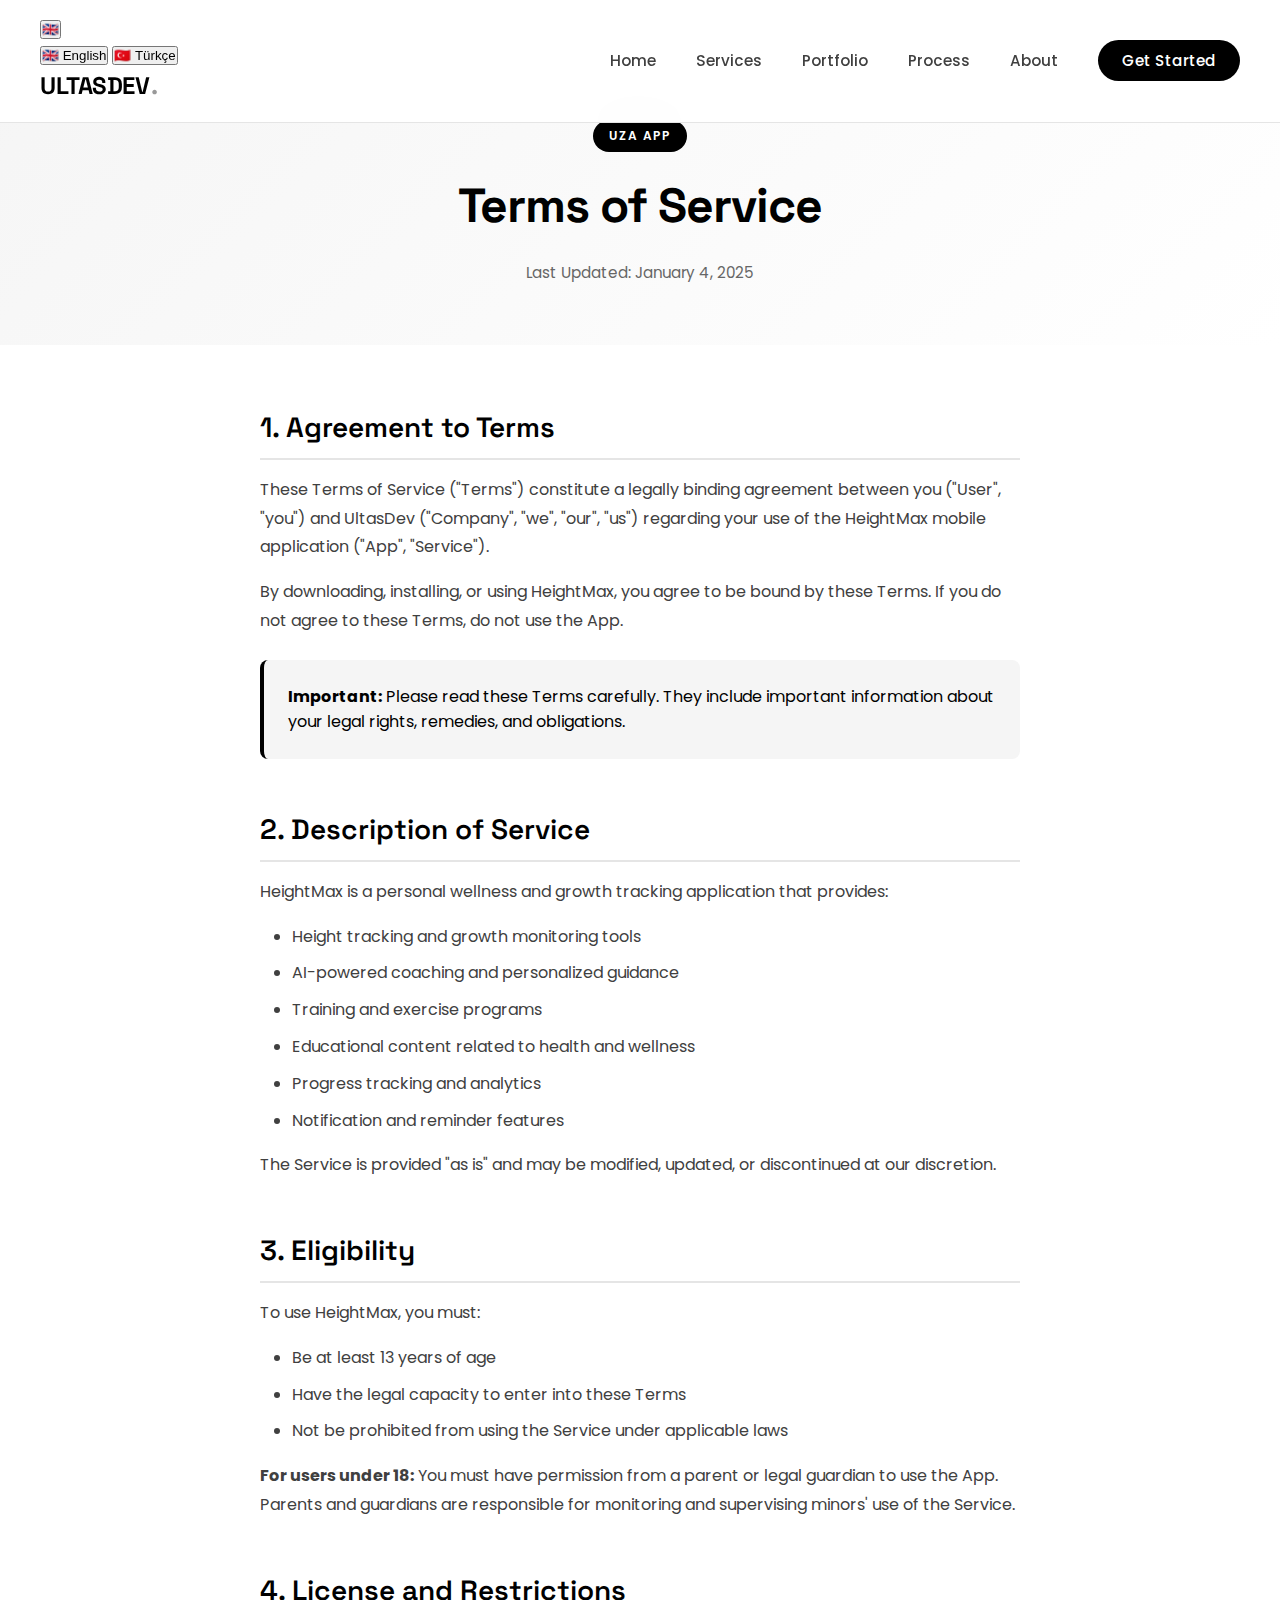
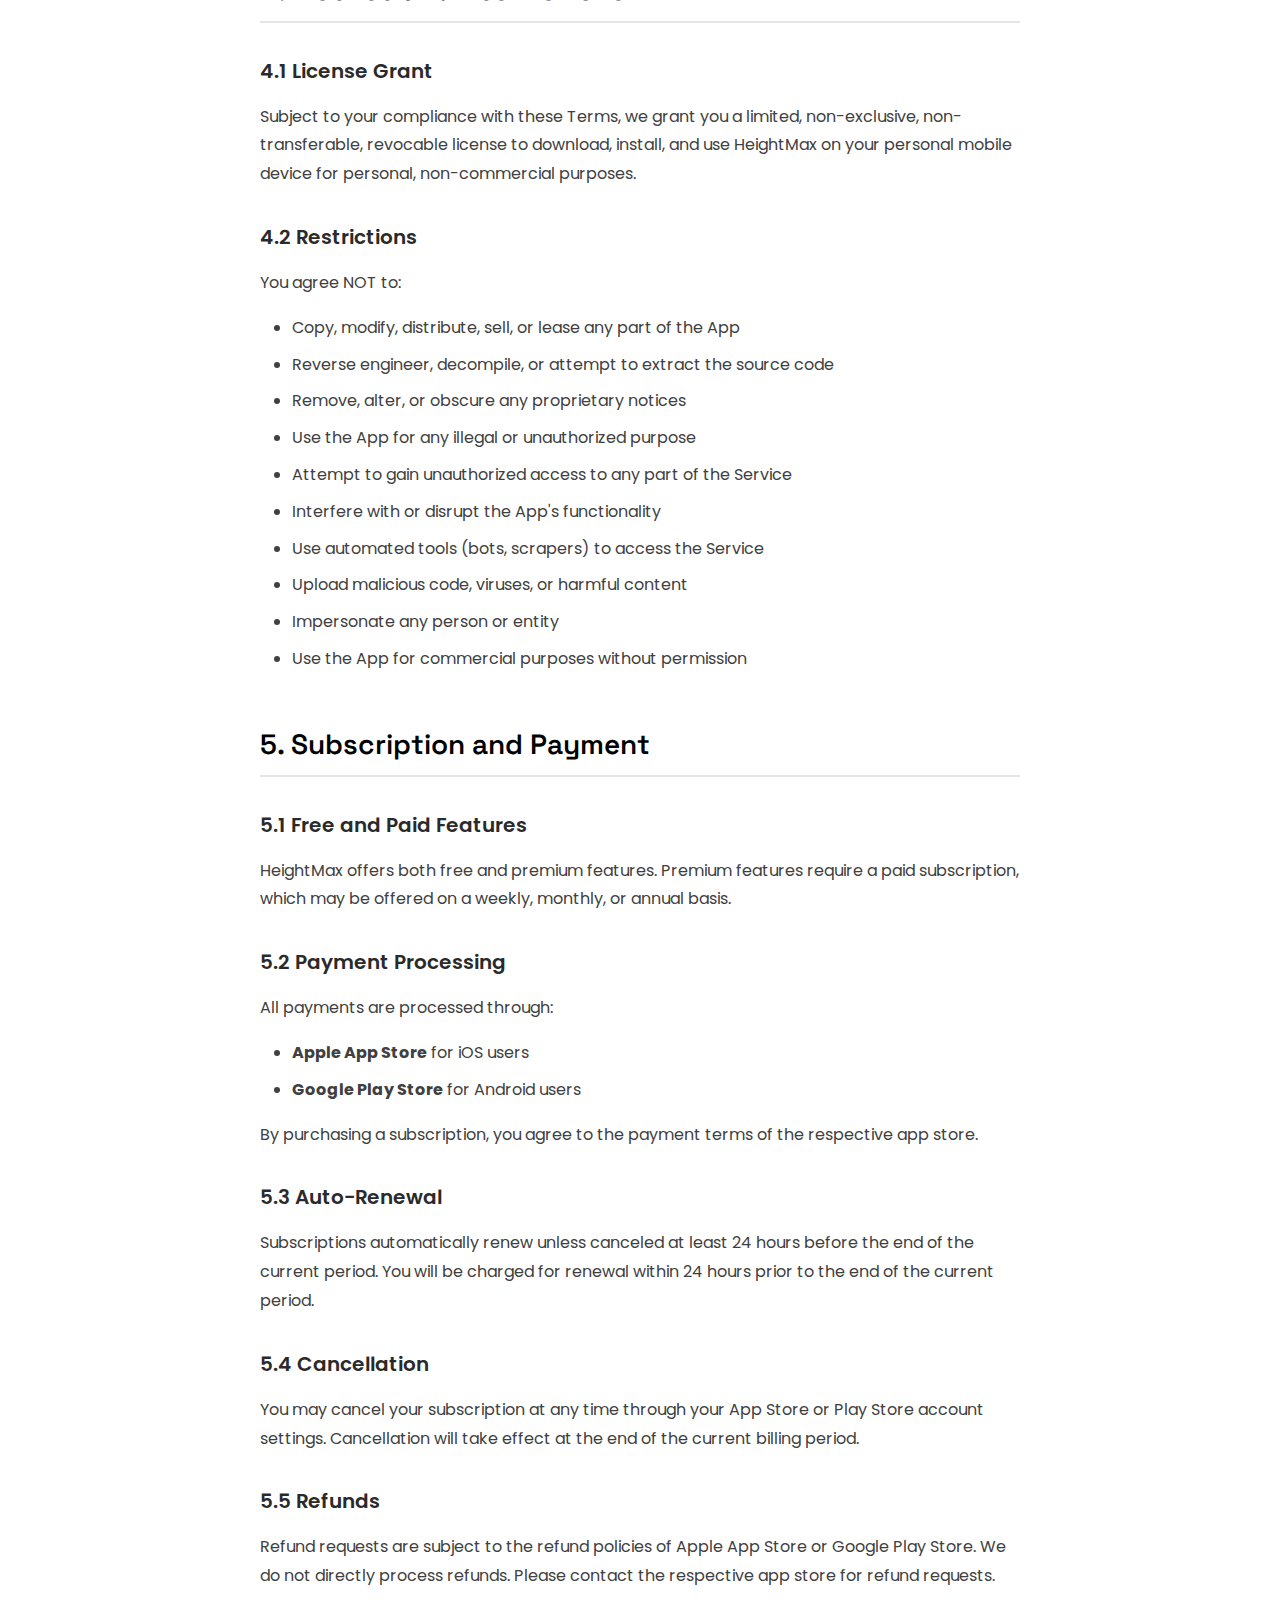
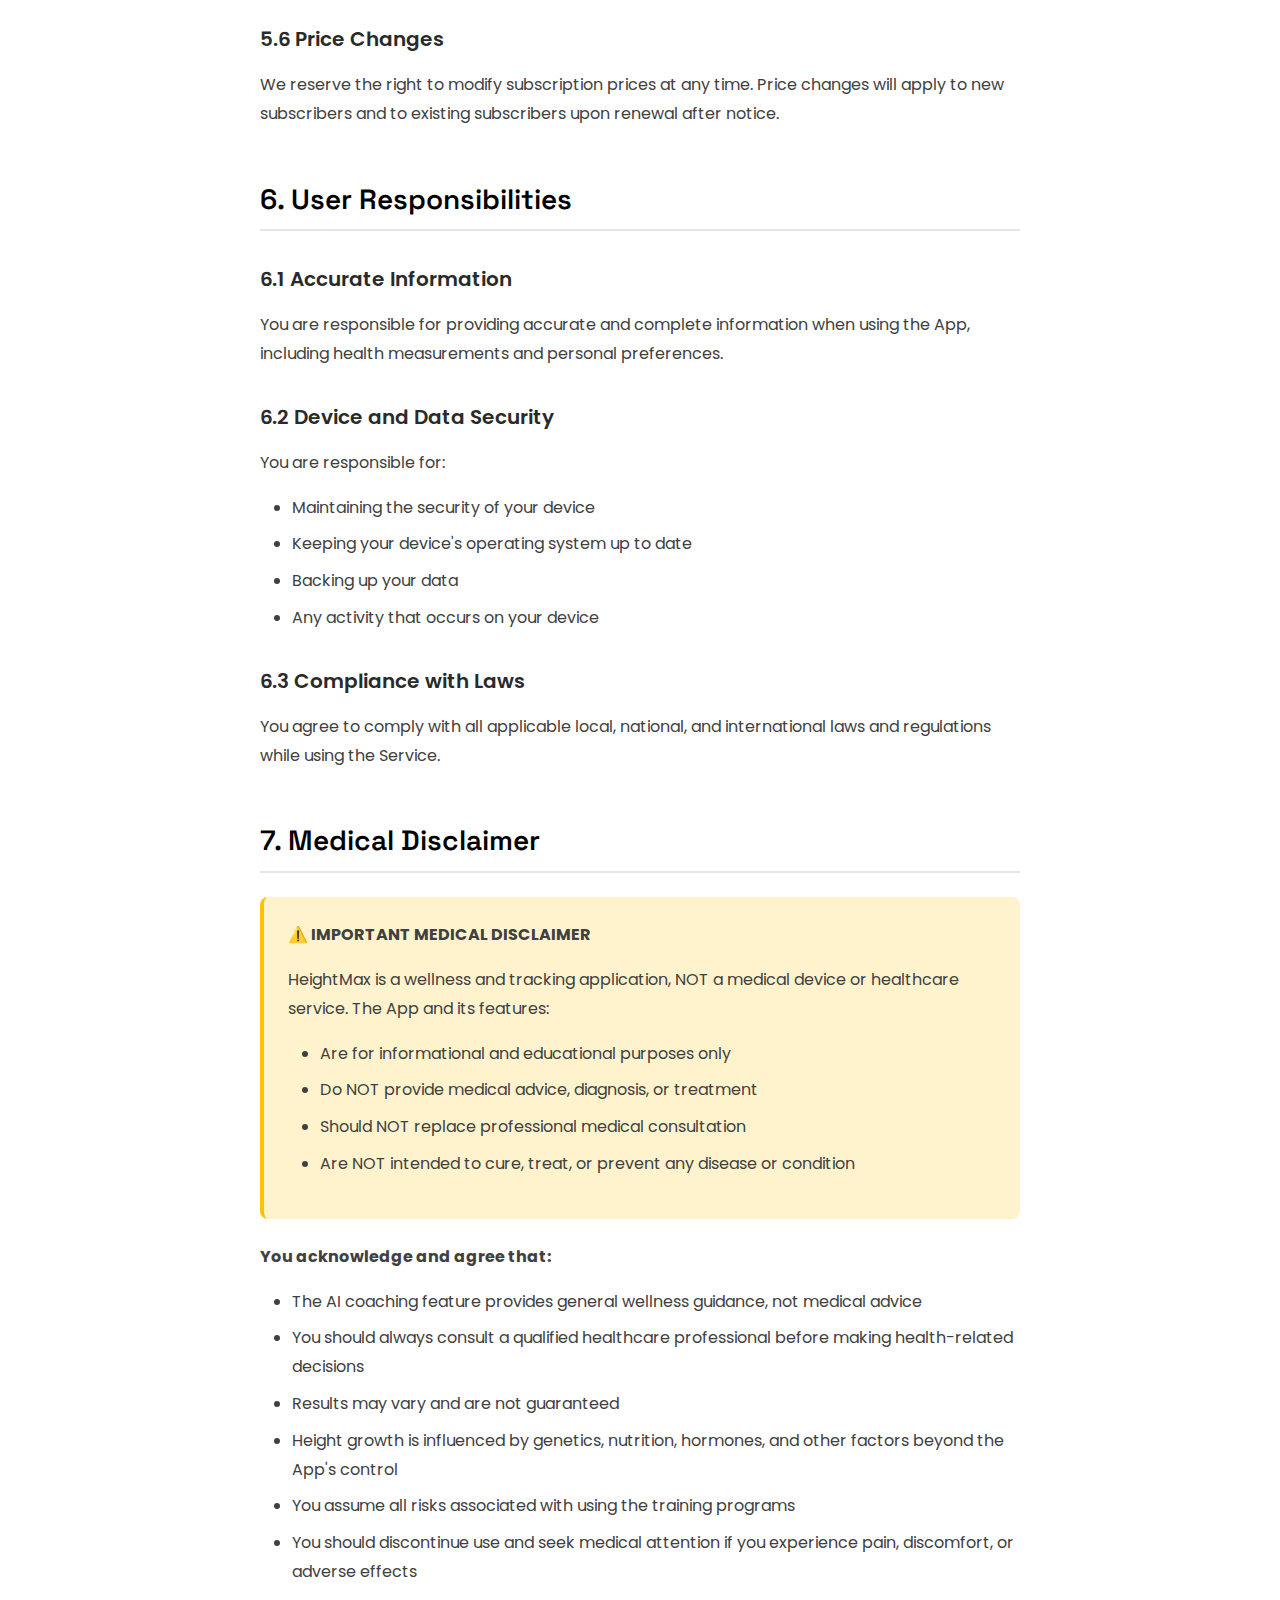
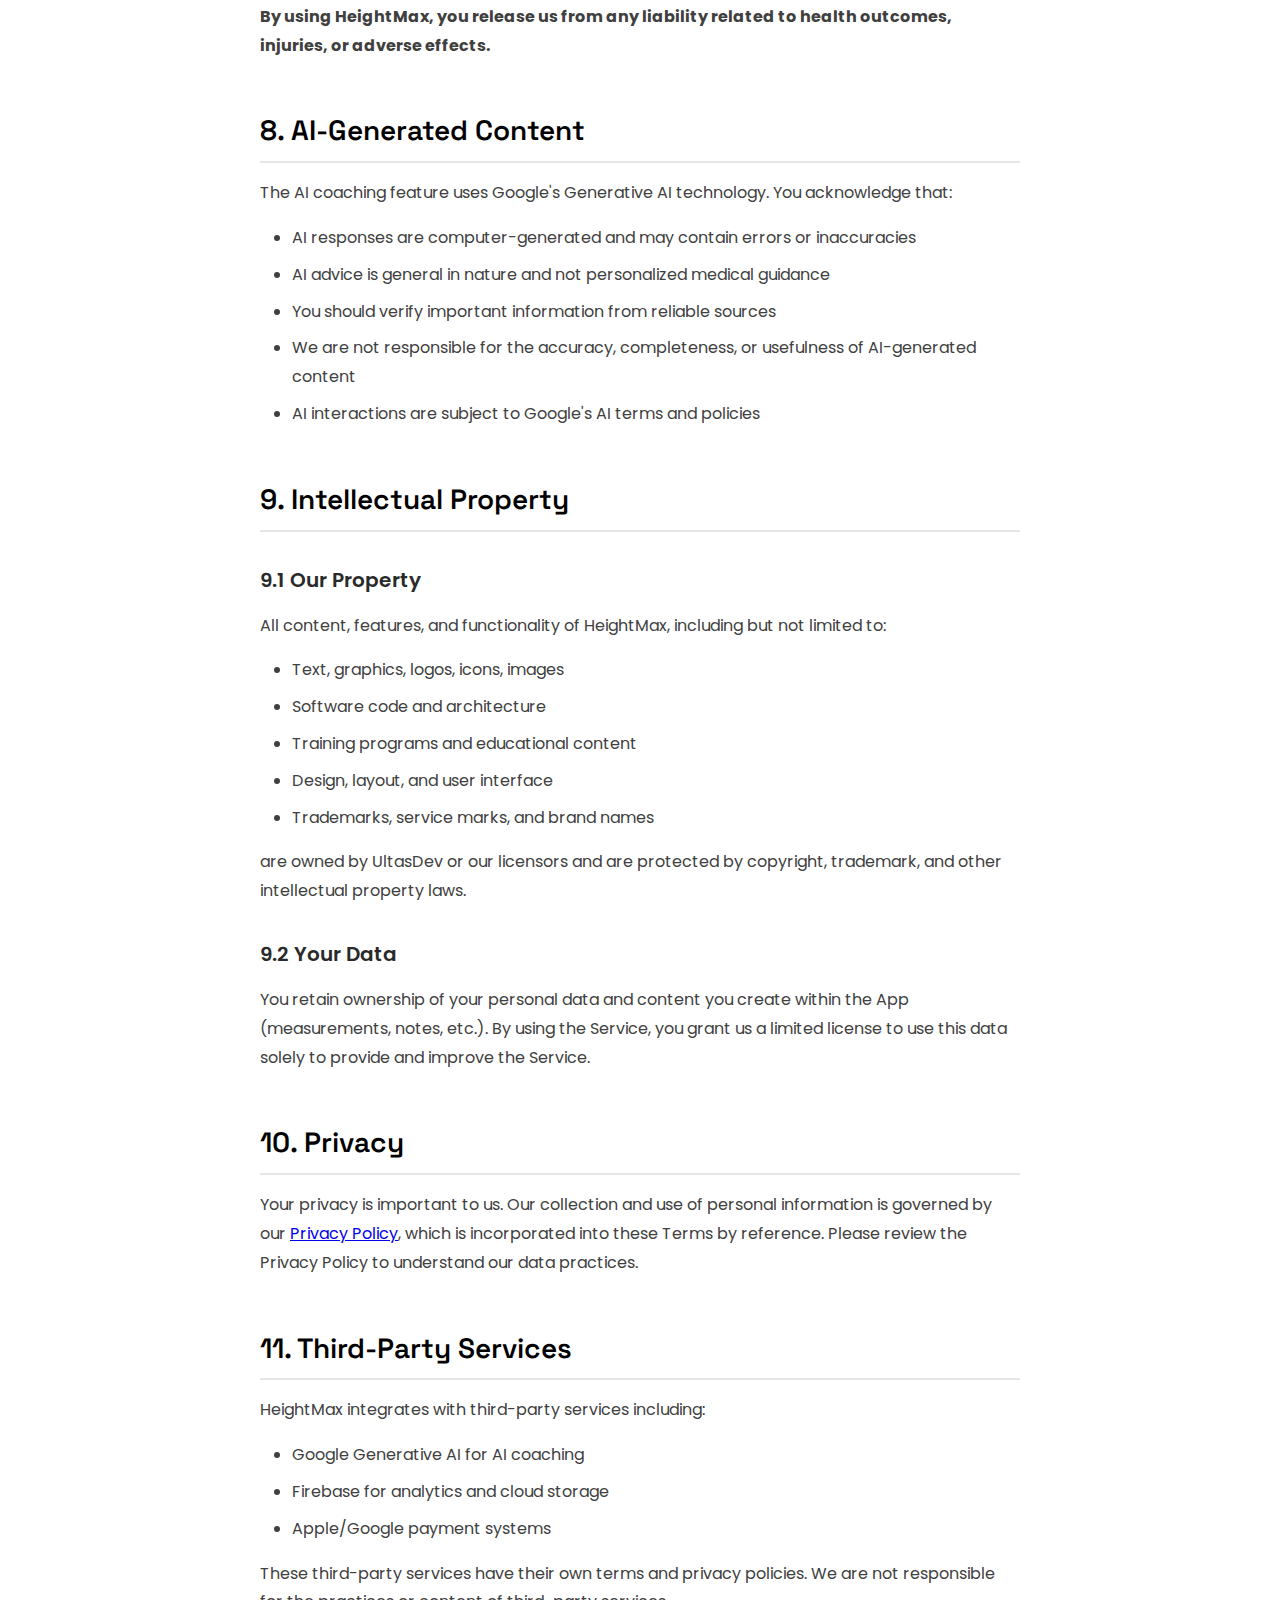
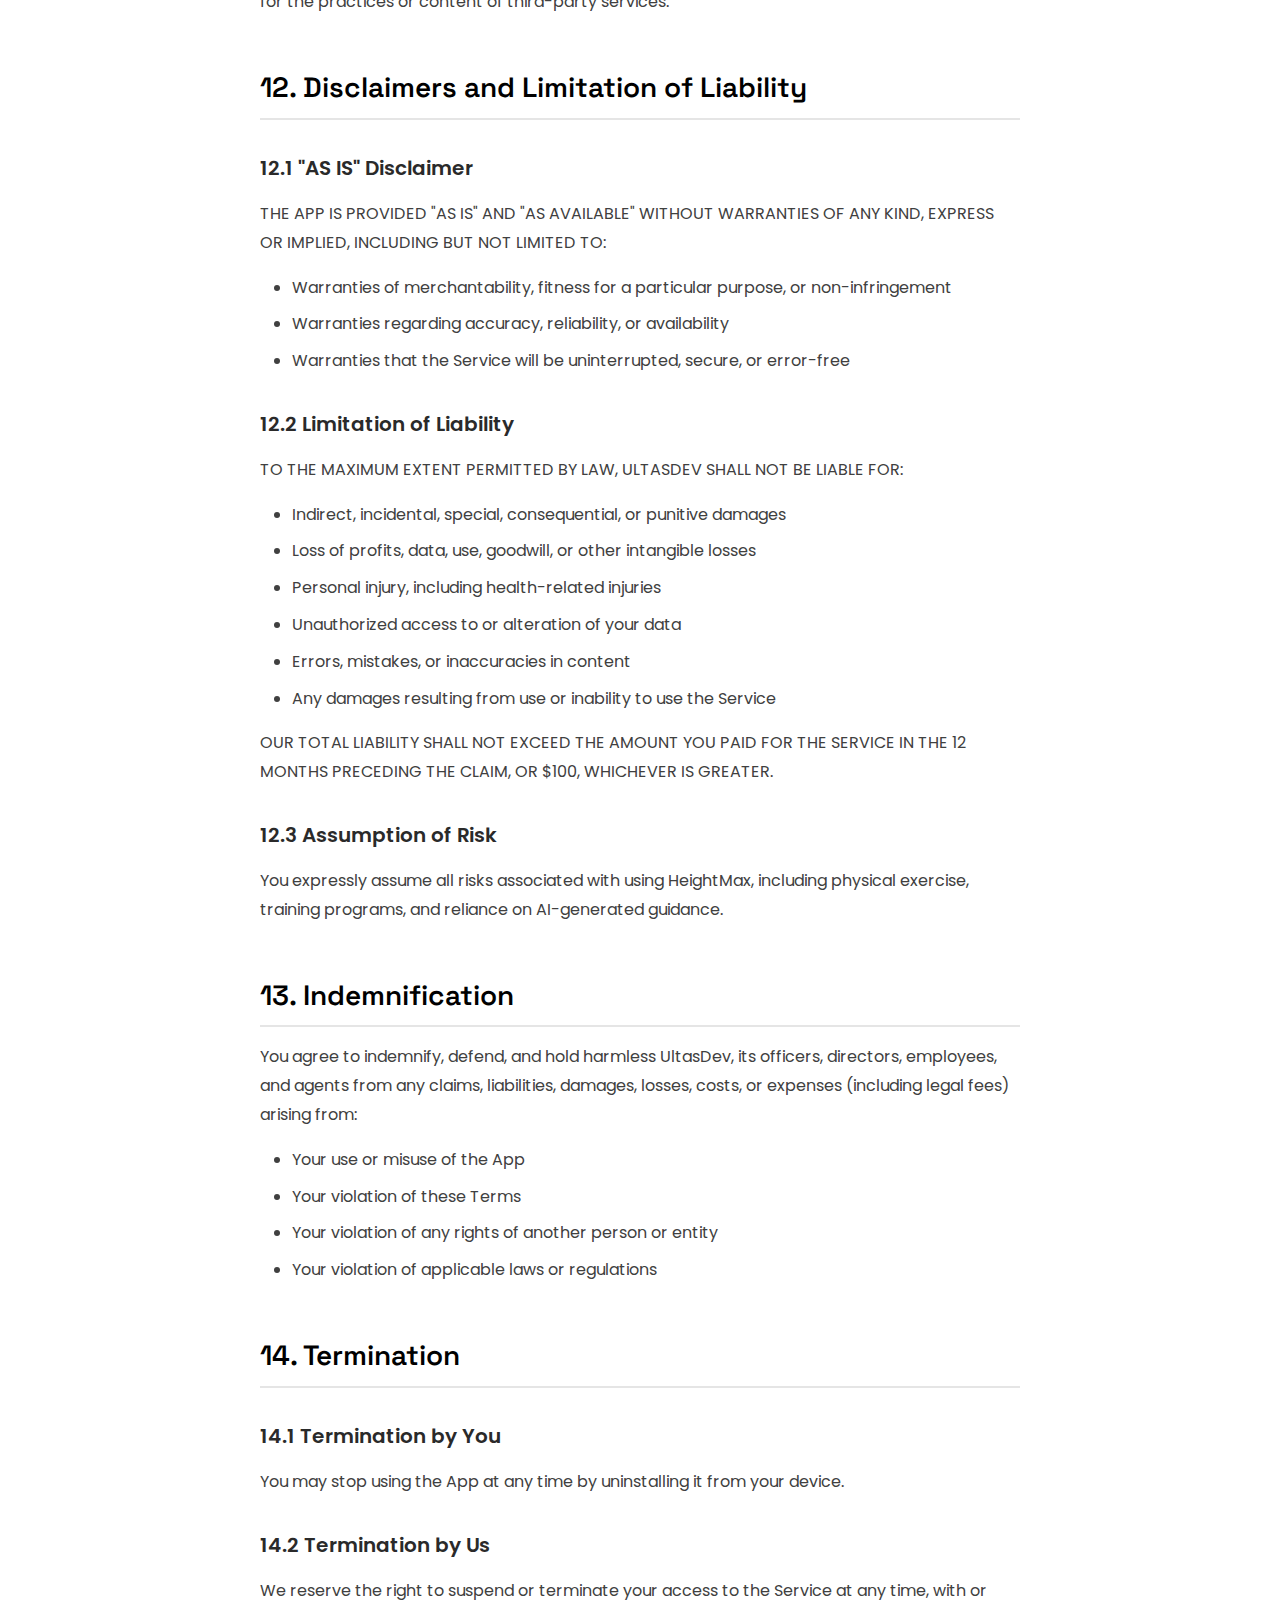
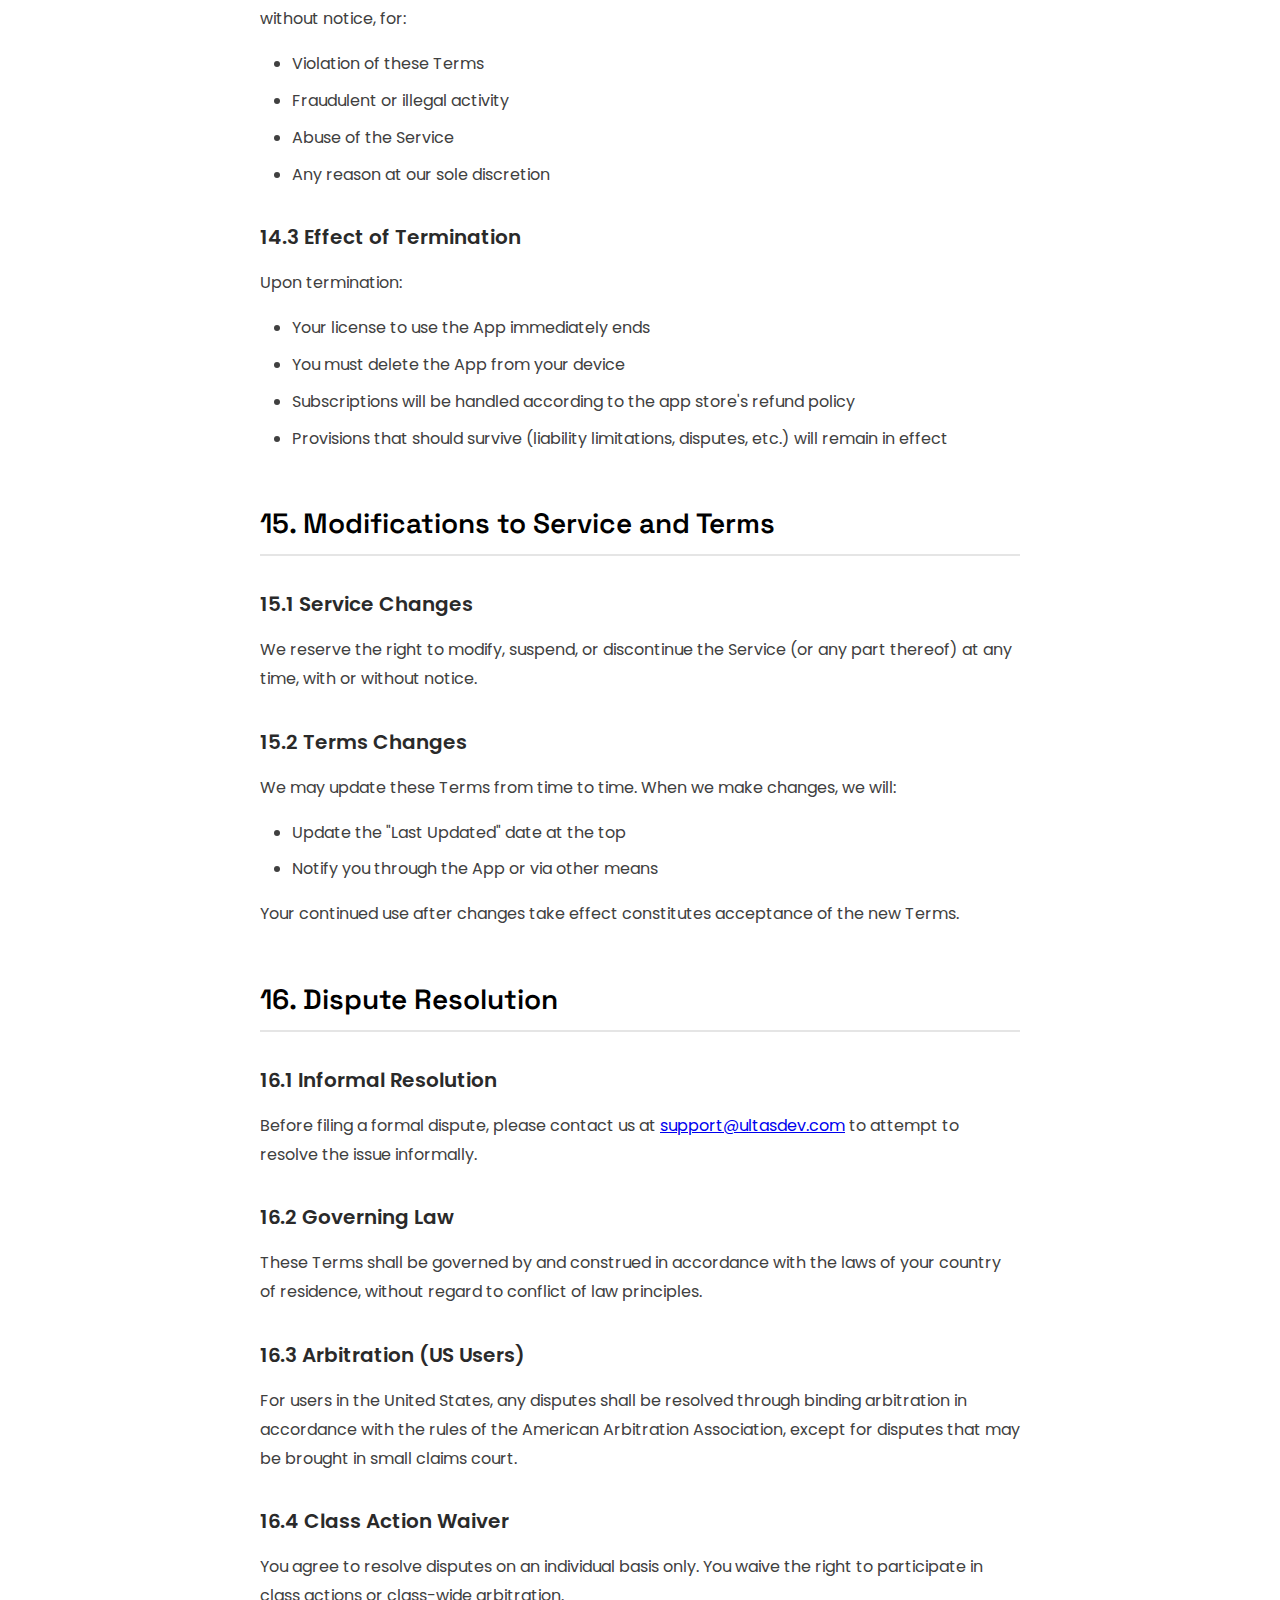
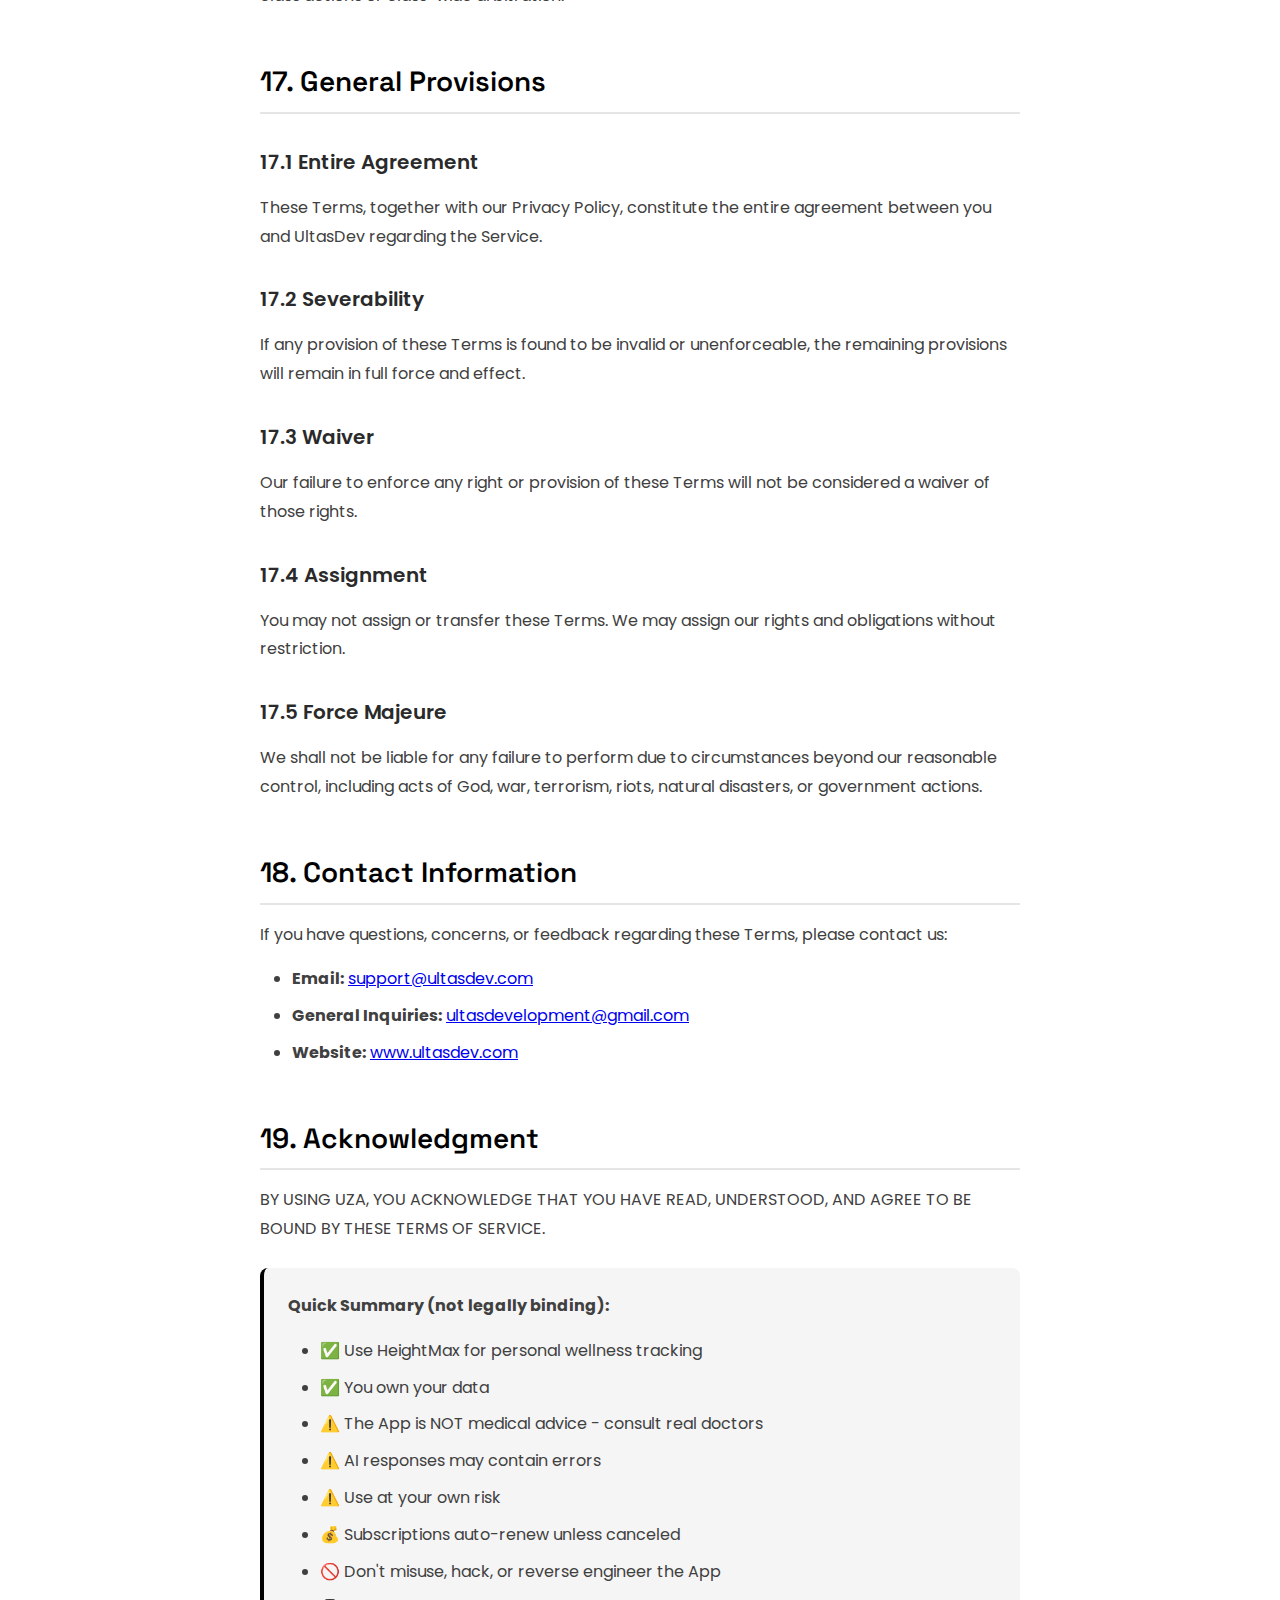
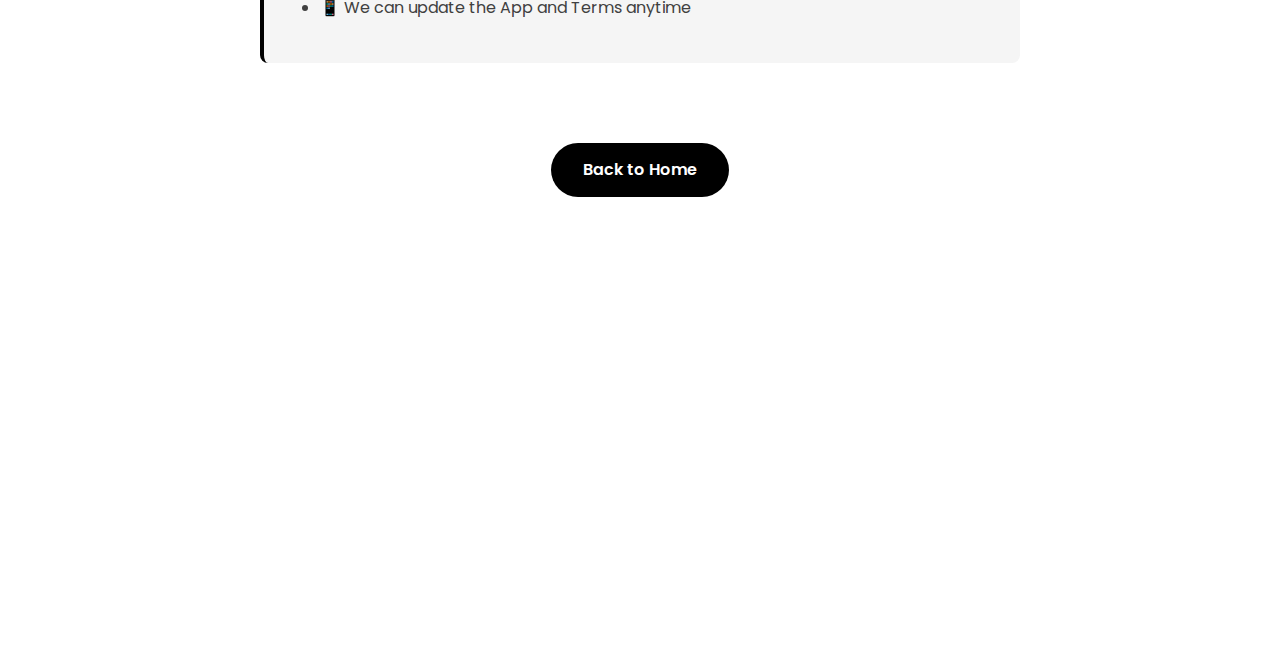
<file: uza/terms-of-service.html>
<!DOCTYPE html>
<html lang="en">
<head>
    <meta charset="UTF-8">
    <meta name="viewport" content="width=device-width, initial-scale=1.0">
    <title>Terms of Service - HeightMax | UltasDev</title>
    <link rel="stylesheet" href="../style.css">
    <link rel="preconnect" href="https://fonts.googleapis.com">
    <link rel="preconnect" href="https://fonts.gstatic.com" crossorigin>
    <link href="https://fonts.googleapis.com/css2?family=Poppins:wght@300;400;500;600;700;800&family=Space+Grotesk:wght@400;500;600;700&display=swap" rel="stylesheet">
    <style>
        .policy-hero {
            background: linear-gradient(135deg, var(--gray-100) 0%, var(--primary-white) 100%);
            padding: 120px 0 60px;
            text-align: center;
        }
        .policy-badge {
            display: inline-block;
            padding: 0.4rem 1rem;
            background: var(--primary-black);
            color: var(--primary-white);
            font-size: 0.75rem;
            font-weight: 600;
            letter-spacing: 0.1em;
            text-transform: uppercase;
            border-radius: 50px;
            margin-bottom: 1rem;
        }
        .policy-title {
            font-size: clamp(2rem, 4vw, 3rem);
            font-weight: 700;
            font-family: 'Space Grotesk', sans-serif;
            letter-spacing: -0.02em;
            margin-bottom: 1rem;
            color: var(--primary-black);
        }
        .policy-date {
            color: var(--gray-500);
            font-size: 0.95rem;
        }
        .policy-content {
            padding: 60px 0;
            background: var(--primary-white);
        }
        .policy-container {
            max-width: 800px;
            margin: 0 auto;
            padding: 0 20px;
        }
        .policy-section {
            margin-bottom: 3rem;
        }
        .policy-section h2 {
            font-size: 1.75rem;
            font-weight: 600;
            font-family: 'Space Grotesk', sans-serif;
            color: var(--primary-black);
            margin-bottom: 1rem;
            padding-bottom: 0.5rem;
            border-bottom: 2px solid var(--gray-200);
        }
        .policy-section h3 {
            font-size: 1.25rem;
            font-weight: 600;
            color: var(--gray-700);
            margin: 2rem 0 1rem;
        }
        .policy-section p {
            color: var(--gray-600);
            line-height: 1.8;
            margin-bottom: 1rem;
        }
        .policy-section ul, .policy-section ol {
            margin: 1rem 0 1rem 2rem;
        }
        .policy-section ul li, .policy-section ol li {
            color: var(--gray-600);
            line-height: 1.8;
            margin-bottom: 0.5rem;
        }
        .back-button {
            display: inline-block;
            padding: 0.875rem 2rem;
            background: var(--primary-black);
            color: var(--primary-white);
            text-decoration: none;
            border-radius: 50px;
            font-weight: 600;
            transition: var(--transition);
            margin-top: 2rem;
        }
        .back-button:hover {
            transform: translateY(-3px);
            box-shadow: 0 10px 30px rgba(0, 0, 0, 0.2);
        }
        .highlight-box {
            background: var(--gray-100);
            padding: 1.5rem;
            border-radius: 8px;
            margin: 1.5rem 0;
            border-left: 4px solid var(--primary-black);
        }
        .warning-box {
            background: #fff3cd;
            padding: 1.5rem;
            border-radius: 8px;
            margin: 1.5rem 0;
            border-left: 4px solid #ffc107;
        }
    </style>
</head>
<body>
    <header class="header">
        <nav class="navbar">
            <div class="container">
                <div class="nav-wrapper">
                    <div class="nav-left">
                        <div class="language-selector">
                            <button class="language-trigger" id="languageTrigger" aria-label="Select language">
                                <span class="flag-icon" id="currentFlag">🇬🇧</span>
                            </button>
                            <div class="language-dropdown" id="languageDropdown">
                                <button class="language-option" data-lang="en" onclick="window.location.href='terms-of-service.html'">
                                    <span class="flag-icon">🇬🇧</span>
                                    <span class="lang-name">English</span>
                                </button>
                                <button class="language-option" data-lang="tr" onclick="window.location.href='terms-of-service-tr.html'">
                                    <span class="flag-icon">🇹🇷</span>
                                    <span class="lang-name">Türkçe</span>
                                </button>
                            </div>
                        </div>
                        <a href="../index.html" class="logo">
                            <span class="logo-text">ULTASDEV</span>
                            <span class="logo-dot">.</span>
                        </a>
                    </div>
                    <button class="mobile-menu-toggle" id="mobileMenuToggle">
                        <span class="hamburger-line"></span>
                        <span class="hamburger-line"></span>
                        <span class="hamburger-line"></span>
                    </button>
                    <ul class="nav-menu" id="navMenu">
                        <li><a href="../index.html#home" class="nav-link">Home</a></li>
                        <li><a href="../index.html#services" class="nav-link">Services</a></li>
                        <li><a href="../index.html#portfolio" class="nav-link">Portfolio</a></li>
                        <li><a href="../index.html#process" class="nav-link">Process</a></li>
                        <li><a href="../index.html#about" class="nav-link">About</a></li>
                        <li><a href="../index.html#contact" class="nav-link nav-cta">Get Started</a></li>
                    </ul>
                </div>
            </div>
        </nav>
    </header>

    <section class="policy-hero">
        <div class="container">
            <div class="policy-badge">UZA APP</div>
            <h1 class="policy-title">Terms of Service</h1>
            <p class="policy-date">Last Updated: January 4, 2025</p>
        </div>
    </section>

    <section class="policy-content">
        <div class="policy-container">
            <div class="policy-section">
                <h2>1. Agreement to Terms</h2>
                <p>
                    These Terms of Service ("Terms") constitute a legally binding agreement between you ("User", "you") and UltasDev ("Company", "we", "our", "us") regarding your use of the HeightMax mobile application ("App", "Service").
                </p>
                <p>
                    By downloading, installing, or using HeightMax, you agree to be bound by these Terms. If you do not agree to these Terms, do not use the App.
                </p>
                <div class="highlight-box">
                    <strong>Important:</strong> Please read these Terms carefully. They include important information about your legal rights, remedies, and obligations.
                </div>
            </div>

            <div class="policy-section">
                <h2>2. Description of Service</h2>
                <p>
                    HeightMax is a personal wellness and growth tracking application that provides:
                </p>
                <ul>
                    <li>Height tracking and growth monitoring tools</li>
                    <li>AI-powered coaching and personalized guidance</li>
                    <li>Training and exercise programs</li>
                    <li>Educational content related to health and wellness</li>
                    <li>Progress tracking and analytics</li>
                    <li>Notification and reminder features</li>
                </ul>
                <p>
                    The Service is provided "as is" and may be modified, updated, or discontinued at our discretion.
                </p>
            </div>

            <div class="policy-section">
                <h2>3. Eligibility</h2>
                <p>
                    To use HeightMax, you must:
                </p>
                <ul>
                    <li>Be at least 13 years of age</li>
                    <li>Have the legal capacity to enter into these Terms</li>
                    <li>Not be prohibited from using the Service under applicable laws</li>
                </ul>
                <p>
                    <strong>For users under 18:</strong> You must have permission from a parent or legal guardian to use the App. Parents and guardians are responsible for monitoring and supervising minors' use of the Service.
                </p>
            </div>

            <div class="policy-section">
                <h2>4. License and Restrictions</h2>

                <h3>4.1 License Grant</h3>
                <p>
                    Subject to your compliance with these Terms, we grant you a limited, non-exclusive, non-transferable, revocable license to download, install, and use HeightMax on your personal mobile device for personal, non-commercial purposes.
                </p>

                <h3>4.2 Restrictions</h3>
                <p>You agree NOT to:</p>
                <ul>
                    <li>Copy, modify, distribute, sell, or lease any part of the App</li>
                    <li>Reverse engineer, decompile, or attempt to extract the source code</li>
                    <li>Remove, alter, or obscure any proprietary notices</li>
                    <li>Use the App for any illegal or unauthorized purpose</li>
                    <li>Attempt to gain unauthorized access to any part of the Service</li>
                    <li>Interfere with or disrupt the App's functionality</li>
                    <li>Use automated tools (bots, scrapers) to access the Service</li>
                    <li>Upload malicious code, viruses, or harmful content</li>
                    <li>Impersonate any person or entity</li>
                    <li>Use the App for commercial purposes without permission</li>
                </ul>
            </div>

            <div class="policy-section">
                <h2>5. Subscription and Payment</h2>

                <h3>5.1 Free and Paid Features</h3>
                <p>
                    HeightMax offers both free and premium features. Premium features require a paid subscription, which may be offered on a weekly, monthly, or annual basis.
                </p>

                <h3>5.2 Payment Processing</h3>
                <p>
                    All payments are processed through:
                </p>
                <ul>
                    <li><strong>Apple App Store</strong> for iOS users</li>
                    <li><strong>Google Play Store</strong> for Android users</li>
                </ul>
                <p>
                    By purchasing a subscription, you agree to the payment terms of the respective app store.
                </p>

                <h3>5.3 Auto-Renewal</h3>
                <p>
                    Subscriptions automatically renew unless canceled at least 24 hours before the end of the current period. You will be charged for renewal within 24 hours prior to the end of the current period.
                </p>

                <h3>5.4 Cancellation</h3>
                <p>
                    You may cancel your subscription at any time through your App Store or Play Store account settings. Cancellation will take effect at the end of the current billing period.
                </p>

                <h3>5.5 Refunds</h3>
                <p>
                    Refund requests are subject to the refund policies of Apple App Store or Google Play Store. We do not directly process refunds. Please contact the respective app store for refund requests.
                </p>

                <h3>5.6 Price Changes</h3>
                <p>
                    We reserve the right to modify subscription prices at any time. Price changes will apply to new subscribers and to existing subscribers upon renewal after notice.
                </p>
            </div>

            <div class="policy-section">
                <h2>6. User Responsibilities</h2>

                <h3>6.1 Accurate Information</h3>
                <p>
                    You are responsible for providing accurate and complete information when using the App, including health measurements and personal preferences.
                </p>

                <h3>6.2 Device and Data Security</h3>
                <p>
                    You are responsible for:
                </p>
                <ul>
                    <li>Maintaining the security of your device</li>
                    <li>Keeping your device's operating system up to date</li>
                    <li>Backing up your data</li>
                    <li>Any activity that occurs on your device</li>
                </ul>

                <h3>6.3 Compliance with Laws</h3>
                <p>
                    You agree to comply with all applicable local, national, and international laws and regulations while using the Service.
                </p>
            </div>

            <div class="policy-section">
                <h2>7. Medical Disclaimer</h2>
                <div class="warning-box">
                    <p><strong>⚠️ IMPORTANT MEDICAL DISCLAIMER</strong></p>
                    <p>
                        HeightMax is a wellness and tracking application, NOT a medical device or healthcare service. The App and its features:
                    </p>
                    <ul>
                        <li>Are for informational and educational purposes only</li>
                        <li>Do NOT provide medical advice, diagnosis, or treatment</li>
                        <li>Should NOT replace professional medical consultation</li>
                        <li>Are NOT intended to cure, treat, or prevent any disease or condition</li>
                    </ul>
                </div>

                <p>
                    <strong>You acknowledge and agree that:</strong>
                </p>
                <ul>
                    <li>The AI coaching feature provides general wellness guidance, not medical advice</li>
                    <li>You should always consult a qualified healthcare professional before making health-related decisions</li>
                    <li>Results may vary and are not guaranteed</li>
                    <li>Height growth is influenced by genetics, nutrition, hormones, and other factors beyond the App's control</li>
                    <li>You assume all risks associated with using the training programs</li>
                    <li>You should discontinue use and seek medical attention if you experience pain, discomfort, or adverse effects</li>
                </ul>

                <p>
                    <strong>By using HeightMax, you release us from any liability related to health outcomes, injuries, or adverse effects.</strong>
                </p>
            </div>

            <div class="policy-section">
                <h2>8. AI-Generated Content</h2>
                <p>
                    The AI coaching feature uses Google's Generative AI technology. You acknowledge that:
                </p>
                <ul>
                    <li>AI responses are computer-generated and may contain errors or inaccuracies</li>
                    <li>AI advice is general in nature and not personalized medical guidance</li>
                    <li>You should verify important information from reliable sources</li>
                    <li>We are not responsible for the accuracy, completeness, or usefulness of AI-generated content</li>
                    <li>AI interactions are subject to Google's AI terms and policies</li>
                </ul>
            </div>

            <div class="policy-section">
                <h2>9. Intellectual Property</h2>

                <h3>9.1 Our Property</h3>
                <p>
                    All content, features, and functionality of HeightMax, including but not limited to:
                </p>
                <ul>
                    <li>Text, graphics, logos, icons, images</li>
                    <li>Software code and architecture</li>
                    <li>Training programs and educational content</li>
                    <li>Design, layout, and user interface</li>
                    <li>Trademarks, service marks, and brand names</li>
                </ul>
                <p>
                    are owned by UltasDev or our licensors and are protected by copyright, trademark, and other intellectual property laws.
                </p>

                <h3>9.2 Your Data</h3>
                <p>
                    You retain ownership of your personal data and content you create within the App (measurements, notes, etc.). By using the Service, you grant us a limited license to use this data solely to provide and improve the Service.
                </p>
            </div>

            <div class="policy-section">
                <h2>10. Privacy</h2>
                <p>
                    Your privacy is important to us. Our collection and use of personal information is governed by our <a href="privacy-policy.html">Privacy Policy</a>, which is incorporated into these Terms by reference. Please review the Privacy Policy to understand our data practices.
                </p>
            </div>

            <div class="policy-section">
                <h2>11. Third-Party Services</h2>
                <p>
                    HeightMax integrates with third-party services including:
                </p>
                <ul>
                    <li>Google Generative AI for AI coaching</li>
                    <li>Firebase for analytics and cloud storage</li>
                    <li>Apple/Google payment systems</li>
                </ul>
                <p>
                    These third-party services have their own terms and privacy policies. We are not responsible for the practices or content of third-party services.
                </p>
            </div>

            <div class="policy-section">
                <h2>12. Disclaimers and Limitation of Liability</h2>

                <h3>12.1 "AS IS" Disclaimer</h3>
                <p>
                    THE APP IS PROVIDED "AS IS" AND "AS AVAILABLE" WITHOUT WARRANTIES OF ANY KIND, EXPRESS OR IMPLIED, INCLUDING BUT NOT LIMITED TO:
                </p>
                <ul>
                    <li>Warranties of merchantability, fitness for a particular purpose, or non-infringement</li>
                    <li>Warranties regarding accuracy, reliability, or availability</li>
                    <li>Warranties that the Service will be uninterrupted, secure, or error-free</li>
                </ul>

                <h3>12.2 Limitation of Liability</h3>
                <p>
                    TO THE MAXIMUM EXTENT PERMITTED BY LAW, ULTASDEV SHALL NOT BE LIABLE FOR:
                </p>
                <ul>
                    <li>Indirect, incidental, special, consequential, or punitive damages</li>
                    <li>Loss of profits, data, use, goodwill, or other intangible losses</li>
                    <li>Personal injury, including health-related injuries</li>
                    <li>Unauthorized access to or alteration of your data</li>
                    <li>Errors, mistakes, or inaccuracies in content</li>
                    <li>Any damages resulting from use or inability to use the Service</li>
                </ul>
                <p>
                    OUR TOTAL LIABILITY SHALL NOT EXCEED THE AMOUNT YOU PAID FOR THE SERVICE IN THE 12 MONTHS PRECEDING THE CLAIM, OR $100, WHICHEVER IS GREATER.
                </p>

                <h3>12.3 Assumption of Risk</h3>
                <p>
                    You expressly assume all risks associated with using HeightMax, including physical exercise, training programs, and reliance on AI-generated guidance.
                </p>
            </div>

            <div class="policy-section">
                <h2>13. Indemnification</h2>
                <p>
                    You agree to indemnify, defend, and hold harmless UltasDev, its officers, directors, employees, and agents from any claims, liabilities, damages, losses, costs, or expenses (including legal fees) arising from:
                </p>
                <ul>
                    <li>Your use or misuse of the App</li>
                    <li>Your violation of these Terms</li>
                    <li>Your violation of any rights of another person or entity</li>
                    <li>Your violation of applicable laws or regulations</li>
                </ul>
            </div>

            <div class="policy-section">
                <h2>14. Termination</h2>

                <h3>14.1 Termination by You</h3>
                <p>
                    You may stop using the App at any time by uninstalling it from your device.
                </p>

                <h3>14.2 Termination by Us</h3>
                <p>
                    We reserve the right to suspend or terminate your access to the Service at any time, with or without notice, for:
                </p>
                <ul>
                    <li>Violation of these Terms</li>
                    <li>Fraudulent or illegal activity</li>
                    <li>Abuse of the Service</li>
                    <li>Any reason at our sole discretion</li>
                </ul>

                <h3>14.3 Effect of Termination</h3>
                <p>
                    Upon termination:
                </p>
                <ul>
                    <li>Your license to use the App immediately ends</li>
                    <li>You must delete the App from your device</li>
                    <li>Subscriptions will be handled according to the app store's refund policy</li>
                    <li>Provisions that should survive (liability limitations, disputes, etc.) will remain in effect</li>
                </ul>
            </div>

            <div class="policy-section">
                <h2>15. Modifications to Service and Terms</h2>

                <h3>15.1 Service Changes</h3>
                <p>
                    We reserve the right to modify, suspend, or discontinue the Service (or any part thereof) at any time, with or without notice.
                </p>

                <h3>15.2 Terms Changes</h3>
                <p>
                    We may update these Terms from time to time. When we make changes, we will:
                </p>
                <ul>
                    <li>Update the "Last Updated" date at the top</li>
                    <li>Notify you through the App or via other means</li>
                </ul>
                <p>
                    Your continued use after changes take effect constitutes acceptance of the new Terms.
                </p>
            </div>

            <div class="policy-section">
                <h2>16. Dispute Resolution</h2>

                <h3>16.1 Informal Resolution</h3>
                <p>
                    Before filing a formal dispute, please contact us at <a href="mailto:support@ultasdev.com">support@ultasdev.com</a> to attempt to resolve the issue informally.
                </p>

                <h3>16.2 Governing Law</h3>
                <p>
                    These Terms shall be governed by and construed in accordance with the laws of your country of residence, without regard to conflict of law principles.
                </p>

                <h3>16.3 Arbitration (US Users)</h3>
                <p>
                    For users in the United States, any disputes shall be resolved through binding arbitration in accordance with the rules of the American Arbitration Association, except for disputes that may be brought in small claims court.
                </p>

                <h3>16.4 Class Action Waiver</h3>
                <p>
                    You agree to resolve disputes on an individual basis only. You waive the right to participate in class actions or class-wide arbitration.
                </p>
            </div>

            <div class="policy-section">
                <h2>17. General Provisions</h2>

                <h3>17.1 Entire Agreement</h3>
                <p>
                    These Terms, together with our Privacy Policy, constitute the entire agreement between you and UltasDev regarding the Service.
                </p>

                <h3>17.2 Severability</h3>
                <p>
                    If any provision of these Terms is found to be invalid or unenforceable, the remaining provisions will remain in full force and effect.
                </p>

                <h3>17.3 Waiver</h3>
                <p>
                    Our failure to enforce any right or provision of these Terms will not be considered a waiver of those rights.
                </p>

                <h3>17.4 Assignment</h3>
                <p>
                    You may not assign or transfer these Terms. We may assign our rights and obligations without restriction.
                </p>

                <h3>17.5 Force Majeure</h3>
                <p>
                    We shall not be liable for any failure to perform due to circumstances beyond our reasonable control, including acts of God, war, terrorism, riots, natural disasters, or government actions.
                </p>
            </div>

            <div class="policy-section">
                <h2>18. Contact Information</h2>
                <p>
                    If you have questions, concerns, or feedback regarding these Terms, please contact us:
                </p>
                <ul>
                    <li><strong>Email:</strong> <a href="mailto:support@ultasdev.com">support@ultasdev.com</a></li>
                    <li><strong>General Inquiries:</strong> <a href="mailto:ultasdevelopment@gmail.com">ultasdevelopment@gmail.com</a></li>
                    <li><strong>Website:</strong> <a href="https://www.ultasdev.com">www.ultasdev.com</a></li>
                </ul>
            </div>

            <div class="policy-section">
                <h2>19. Acknowledgment</h2>
                <p>
                    BY USING UZA, YOU ACKNOWLEDGE THAT YOU HAVE READ, UNDERSTOOD, AND AGREE TO BE BOUND BY THESE TERMS OF SERVICE.
                </p>
                <div class="highlight-box">
                    <p><strong>Quick Summary (not legally binding):</strong></p>
                    <ul>
                        <li>✅ Use HeightMax for personal wellness tracking</li>
                        <li>✅ You own your data</li>
                        <li>⚠️ The App is NOT medical advice - consult real doctors</li>
                        <li>⚠️ AI responses may contain errors</li>
                        <li>⚠️ Use at your own risk</li>
                        <li>💰 Subscriptions auto-renew unless canceled</li>
                        <li>🚫 Don't misuse, hack, or reverse engineer the App</li>
                        <li>📱 We can update the App and Terms anytime</li>
                    </ul>
                </div>
            </div>

            <div style="text-align: center; margin-top: 3rem;">
                <a href="../index.html" class="back-button">Back to Home</a>
            </div>
        </div>
    </section>

    <footer class="footer">
        <div class="container">
            <div class="footer-content">
                <div class="footer-brand">
                    <div class="footer-logo">ULTASDEV.</div>
                    <p class="footer-tagline">Building the future, one app at a time.</p>
                </div>
                <div class="footer-links">
                    <div class="footer-column">
                        <h4>Company</h4>
                        <ul>
                            <li><a href="../index.html#about">About</a></li>
                            <li><a href="../index.html#portfolio">Projects</a></li>
                            <li><a href="../index.html#process">Process</a></li>
                            <li><a href="../index.html#contact">Contact</a></li>
                        </ul>
                    </div>
                    <div class="footer-column">
                        <h4>Legal</h4>
                        <ul>
                            <li><a href="privacy-policy.html">Privacy Policy</a></li>
                            <li><a href="terms-of-service.html">Terms of Service</a></li>
                        </ul>
                    </div>
                </div>
            </div>
            <div class="footer-bottom">
                <p>&copy; 2025 UltasDev. All rights reserved.</p>
            </div>
        </div>
    </footer>

    <script src="../script.js"></script>
</body>
</html>
</file>
<file: style.css>
* {
    margin: 0;
    padding: 0;
    box-sizing: border-box;
}

:root {
    --primary-black: #000000;
    --primary-white: #ffffff;
    --gray-900: #111111;
    --gray-800: #1a1a1a;
    --gray-700: #2a2a2a;
    --gray-600: #404040;
    --gray-500: #666666;
    --gray-400: #999999;
    --gray-300: #cccccc;
    --gray-200: #e5e5e5;
    --gray-100: #f5f5f5;
    --accent: #000000;
    --max-width: 1400px;
    --transition: all 0.3s cubic-bezier(0.4, 0, 0.2, 1);
}

html {
    scroll-behavior: smooth;
}

body {
    font-family: 'Poppins', -apple-system, BlinkMacSystemFont, 'Segoe UI', sans-serif;
    color: var(--primary-black);
    background: var(--primary-white);
    line-height: 1.6;
    overflow-x: hidden;
}

.container {
    max-width: var(--max-width);
    margin: 0 auto;
    padding: 0 40px;
    position: relative;
}

/* Header & Navigation */
.header {
    position: fixed;
    top: 0;
    width: 100%;
    background: rgba(255, 255, 255, 0.95);
    backdrop-filter: blur(20px);
    -webkit-backdrop-filter: blur(20px);
    z-index: 1000;
    border-bottom: 1px solid var(--gray-200);
    transition: var(--transition);
}

.navbar {
    padding: 1rem 0;
}

.nav-wrapper {
    display: flex;
    justify-content: space-between;
    align-items: center;
}

.logo {
    text-decoration: none;
    display: flex;
    align-items: center;
    font-family: 'Space Grotesk', sans-serif;
    font-size: 1.5rem;
    font-weight: 700;
    color: var(--primary-black);
    letter-spacing: -0.02em;
}

.logo-dot {
    color: var(--gray-400);
    margin-left: 2px;
}

.mobile-menu-toggle {
    display: none;
    background: none;
    border: none;
    cursor: pointer;
    padding: 0.5rem;
    flex-direction: column;
    gap: 4px;
}

.hamburger-line {
    display: block;
    width: 24px;
    height: 2px;
    background: var(--primary-black);
    transition: var(--transition);
}

.nav-menu {
    display: flex;
    list-style: none;
    gap: 2.5rem;
    align-items: center;
}

.nav-link {
    text-decoration: none;
    color: var(--gray-600);
    font-weight: 500;
    font-size: 0.95rem;
    transition: var(--transition);
    position: relative;
}

.nav-link:hover {
    color: var(--primary-black);
}

.nav-link::after {
    content: '';
    position: absolute;
    bottom: -4px;
    left: 0;
    width: 0;
    height: 2px;
    background: var(--primary-black);
    transition: var(--transition);
}

.nav-link:hover::after {
    width: 100%;
}

.nav-cta {
    background: var(--primary-black);
    color: var(--primary-white) !important;
    padding: 0.6rem 1.5rem;
    border-radius: 50px;
}

.nav-cta:hover {
    background: var(--gray-800);
    transform: translateY(-2px);
}

.nav-cta::after {
    display: none;
}

/* Hero Section */
.hero {
    padding: 120px 0 80px;
    min-height: 100vh;
    display: flex;
    align-items: center;
    position: relative;
}

.hero .container {
    display: flex;
    justify-content: flex-end;
    align-items: center;
    width: 100%;
}

.hero::before {
    content: '';
    position: absolute;
    top: 0;
    left: 0;
    right: 0;
    height: 100%;
    background: linear-gradient(135deg, var(--gray-100) 0%, transparent 100%);
    opacity: 0.5;
    z-index: -1;
}

.hero-content {
    max-width: 700px;
    margin-left: auto;
    padding-left: 60px;
}

.hero-badge {
    display: inline-block;
    padding: 0.4rem 1rem;
    background: var(--primary-black);
    color: var(--primary-white);
    font-size: 0.75rem;
    font-weight: 600;
    letter-spacing: 0.1em;
    text-transform: uppercase;
    border-radius: 50px;
    margin-bottom: 2rem;
}

.hero-title {
    font-size: clamp(2.5rem, 5vw, 4rem);
    font-weight: 800;
    line-height: 1.1;
    margin-bottom: 1.5rem;
    font-family: 'Space Grotesk', sans-serif;
    letter-spacing: -0.03em;
}

.hero-highlight {
    display: block;
    background: linear-gradient(90deg, var(--primary-black) 0%, var(--gray-600) 100%);
    -webkit-background-clip: text;
    -webkit-text-fill-color: transparent;
    background-clip: text;
}

.hero-description {
    font-size: 1.125rem;
    color: var(--gray-600);
    margin-bottom: 2rem;
    line-height: 1.8;
}

.hero-actions {
    display: flex;
    gap: 1rem;
    margin-bottom: 3rem;
    flex-wrap: wrap;
    justify-content: flex-start;
}

.btn {
    display: inline-block;
    padding: 0.875rem 2rem;
    border-radius: 50px;
    text-decoration: none;
    font-weight: 600;
    transition: var(--transition);
    cursor: pointer;
    border: 2px solid transparent;
}

.btn-primary {
    background: var(--primary-black);
    color: var(--primary-white);
    border-color: var(--primary-black);
}

.btn-primary:hover {
    transform: translateY(-3px);
    box-shadow: 0 10px 30px rgba(0, 0, 0, 0.2);
}

.btn-secondary {
    background: transparent;
    color: var(--primary-black);
    border-color: var(--primary-black);
}

.btn-secondary:hover {
    background: var(--primary-black);
    color: var(--primary-white);
    transform: translateY(-3px);
}

.hero-stats {
    display: grid;
    grid-template-columns: repeat(3, 1fr);
    gap: 2rem;
    max-width: 500px;
}

.stat {
    text-align: left;
}

.stat-number {
    font-size: 2rem;
    font-weight: 700;
    font-family: 'Space Grotesk', sans-serif;
}

.stat-label {
    color: var(--gray-500);
    font-size: 0.875rem;
}

.hero-visual {
    display: none;
}

/* Section Styling */
.section-header {
    text-align: center;
    margin-bottom: 4rem;
}

.section-badge {
    display: inline-block;
    padding: 0.3rem 0.8rem;
    background: var(--gray-100);
    color: var(--gray-600);
    font-size: 0.75rem;
    font-weight: 600;
    letter-spacing: 0.1em;
    text-transform: uppercase;
    border-radius: 50px;
    margin-bottom: 1rem;
}

.section-title {
    font-size: clamp(2rem, 4vw, 3rem);
    font-weight: 700;
    font-family: 'Space Grotesk', sans-serif;
    letter-spacing: -0.02em;
    margin-bottom: 1rem;
}

.section-description {
    color: var(--gray-600);
    font-size: 1.125rem;
    max-width: 600px;
    margin: 0 auto;
}

/* Services Section */
.services {
    padding: 80px 0;
    background: var(--gray-100);
}

.services-grid {
    display: grid;
    grid-template-columns: repeat(3, 1fr);
    grid-template-rows: repeat(2, 1fr);
    gap: 1.5rem;
    max-width: 1000px;
    margin: 0 auto;
}

.service-card {
    background: var(--primary-white);
    padding: 2rem;
    border-radius: 16px;
    transition: var(--transition);
    border: 1px solid var(--gray-200);
    display: flex;
    flex-direction: column;
    justify-content: space-between;
}

.service-card:hover {
    transform: translateY(-5px);
    box-shadow: 0 15px 30px rgba(0, 0, 0, 0.12);
    border-color: var(--primary-black);
    background: var(--primary-black);
    color: var(--primary-white);
}

.service-card:hover .service-icon svg {
    stroke: var(--primary-white);
}

.service-card:hover .service-description,
.service-card:hover .service-features li {
    color: var(--gray-300);
}

.service-card:hover .service-features li::before {
    color: var(--primary-white);
}

.service-icon {
    width: 40px;
    height: 40px;
    margin-bottom: 1rem;
}

.service-icon svg {
    width: 100%;
    height: 100%;
}

.service-title {
    font-size: 1.25rem;
    font-weight: 600;
    margin-bottom: 0.75rem;
    font-family: 'Space Grotesk', sans-serif;
}

.service-card:hover .service-title {
    color: var(--primary-white);
}

.service-description {
    color: var(--gray-600);
    line-height: 1.5;
    margin-bottom: 1rem;
    font-size: 0.9rem;
}

.service-features {
    list-style: none;
}

.service-features li {
    color: var(--gray-500);
    font-size: 0.8rem;
    padding: 0.2rem 0;
    position: relative;
    padding-left: 1.25rem;
}

.service-features li::before {
    content: '•';
    position: absolute;
    left: 0;
    color: var(--primary-black);
    font-weight: bold;
}

/* Portfolio Section */
.portfolio {
    padding: 80px 0;
}

.portfolio-grid {
    display: grid;
    grid-template-columns: repeat(auto-fit, minmax(280px, 1fr));
    gap: 2rem;
}

.portfolio-item {
    background: var(--primary-white);
    border: 1px solid var(--gray-200);
    border-radius: 16px;
    overflow: hidden;
    transition: var(--transition);
}

.portfolio-item:hover {
    transform: translateY(-10px);
    box-shadow: 0 20px 40px rgba(0, 0, 0, 0.15);
    border-color: var(--primary-black);
}

.portfolio-image {
    height: 200px;
    background: var(--gray-100);
    position: relative;
}

.portfolio-placeholder {
    width: 100%;
    height: 100%;
    display: flex;
    flex-direction: column;
    align-items: center;
    justify-content: center;
    background: linear-gradient(135deg, var(--gray-200) 0%, var(--gray-100) 100%);
    color: var(--gray-500);
    font-weight: 700;
    font-size: 1.25rem;
    text-transform: uppercase;
    letter-spacing: 0.1em;
    position: relative;
    font-family: 'Space Grotesk', sans-serif;
}

.coming-soon-badge {
    position: absolute;
    top: 15px;
    right: 15px;
    background: var(--primary-black);
    color: var(--primary-white);
    padding: 0.3rem 0.8rem;
    border-radius: 20px;
    font-size: 0.65rem;
    font-weight: 600;
    text-transform: uppercase;
    letter-spacing: 0.05em;
}

.portfolio-content {
    padding: 1.5rem;
}

.portfolio-content h3 {
    font-size: 1.25rem;
    font-weight: 600;
    margin-bottom: 0.5rem;
    font-family: 'Space Grotesk', sans-serif;
}

.portfolio-content p {
    color: var(--gray-600);
    font-size: 0.95rem;
    line-height: 1.5;
    margin-bottom: 1rem;
}

.portfolio-tags {
    display: flex;
    gap: 0.5rem;
    flex-wrap: wrap;
}

.tag {
    display: inline-block;
    padding: 0.25rem 0.75rem;
    background: var(--gray-100);
    color: var(--gray-700);
    font-size: 0.75rem;
    border-radius: 50px;
    font-weight: 500;
}

/* Process Section */
.process {
    padding: 80px 0;
    background: var(--primary-black);
    color: var(--primary-white);
}

.process .section-badge {
    background: var(--gray-800);
    color: var(--gray-400);
}

.process .section-title {
    color: var(--primary-white);
}

.process .section-description {
    color: var(--gray-400);
}

.process-timeline {
    display: grid;
    grid-template-columns: repeat(5, 1fr);
    gap: 1.5rem;
    margin-top: 4rem;
    position: relative;
}

.process-timeline::before {
    content: '';
    position: absolute;
    top: 30px;
    left: 60px;
    right: 60px;
    height: 2px;
    background: linear-gradient(90deg,
        var(--gray-800) 0%,
        var(--gray-700) 25%,
        var(--gray-700) 75%,
        var(--gray-800) 100%);
    z-index: 0;
}

.process-step {
    display: flex;
    flex-direction: column;
    align-items: center;
    text-align: center;
    position: relative;
}

.step-number {
    width: 60px;
    height: 60px;
    background: var(--gray-900);
    border: 2px solid var(--gray-700);
    border-radius: 50%;
    display: flex;
    align-items: center;
    justify-content: center;
    font-weight: 700;
    font-size: 1.25rem;
    font-family: 'Space Grotesk', sans-serif;
    position: relative;
    z-index: 1;
    margin-bottom: 1.5rem;
    transition: var(--transition);
}

.process-step:hover .step-number {
    background: var(--primary-white);
    color: var(--primary-black);
    border-color: var(--primary-white);
    transform: scale(1.1);
}

.step-title {
    font-size: 1.25rem;
    font-weight: 600;
    margin-bottom: 0.5rem;
    font-family: 'Space Grotesk', sans-serif;
    transition: var(--transition);
}

.process-step:hover .step-title {
    color: var(--primary-white);
}

.step-description {
    color: var(--gray-400);
    line-height: 1.5;
    font-size: 0.9rem;
    max-width: 200px;
}

/* About Section */
.about {
    padding: 80px 0;
}

.about-content {
    display: grid;
    grid-template-columns: 1fr 1fr;
    gap: 4rem;
    align-items: center;
}

.about-text {
    max-width: 600px;
}

.about-description {
    color: var(--gray-600);
    line-height: 1.8;
    margin-bottom: 1.5rem;
}

.about-features {
    margin-top: 2rem;
}

.feature-item {
    display: flex;
    align-items: center;
    gap: 0.75rem;
    padding: 0.75rem 0;
    color: var(--gray-700);
}

.feature-icon {
    width: 20px;
    height: 20px;
    color: var(--primary-black);
}

.about-stats {
    display: grid;
    grid-template-columns: repeat(2, 1fr);
    gap: 2rem;
}

.stat-card {
    text-align: center;
    padding: 2rem;
    background: var(--gray-100);
    border-radius: 16px;
    transition: var(--transition);
}

.stat-card:hover {
    background: var(--primary-black);
    color: var(--primary-white);
}

.stat-value {
    font-size: 2.5rem;
    font-weight: 700;
    font-family: 'Space Grotesk', sans-serif;
}

.stat-label {
    color: var(--gray-600);
    font-size: 0.875rem;
    margin-top: 0.5rem;
}

.stat-card:hover .stat-label {
    color: var(--gray-400);
}

/* Contact Section */
.contact {
    padding: 80px 0;
    background: linear-gradient(135deg, var(--gray-100) 0%, var(--primary-white) 100%);
}

.contact-content {
    max-width: 600px;
    margin: 0 auto;
    text-align: center;
}

.contact-description {
    color: var(--gray-600);
    font-size: 1.125rem;
    line-height: 1.8;
    margin-bottom: 2rem;
}

.contact-info {
    display: flex;
    flex-direction: column;
    gap: 1rem;
    margin-bottom: 2rem;
}

.contact-link {
    display: inline-flex;
    align-items: center;
    justify-content: center;
    gap: 0.75rem;
    color: var(--gray-700);
    text-decoration: none;
    transition: var(--transition);
}

.contact-link:hover {
    color: var(--primary-black);
}

.contact-icon {
    width: 20px;
    height: 20px;
}

.contact-cta {
    display: flex;
    gap: 1rem;
    justify-content: center;
    flex-wrap: wrap;
}

/* Footer */
.footer {
    background: var(--primary-black);
    color: var(--primary-white);
    padding: 60px 0 20px;
}

.footer-content {
    display: grid;
    grid-template-columns: 1fr 2fr;
    gap: 4rem;
    margin-bottom: 3rem;
}

.footer-logo {
    font-size: 1.5rem;
    font-weight: 700;
    font-family: 'Space Grotesk', sans-serif;
    margin-bottom: 0.5rem;
}

.footer-tagline {
    color: var(--gray-500);
    font-size: 0.95rem;
}

.footer-links {
    display: grid;
    grid-template-columns: repeat(3, 1fr);
    gap: 2rem;
}

.footer-column h4 {
    font-size: 0.875rem;
    font-weight: 600;
    text-transform: uppercase;
    letter-spacing: 0.05em;
    margin-bottom: 1rem;
    color: var(--gray-400);
}

.footer-column ul {
    list-style: none;
}

.footer-column li {
    margin-bottom: 0.75rem;
}

.footer-column a {
    color: var(--gray-500);
    text-decoration: none;
    font-size: 0.95rem;
    transition: var(--transition);
}

.footer-column a:hover {
    color: var(--primary-white);
}

.footer-bottom {
    padding-top: 2rem;
    border-top: 1px solid var(--gray-800);
    display: flex;
    justify-content: space-between;
    align-items: center;
}

.footer-bottom p {
    color: var(--gray-500);
    font-size: 0.875rem;
}

.footer-social {
    display: flex;
    gap: 1rem;
}

.footer-social a {
    width: 36px;
    height: 36px;
    display: flex;
    align-items: center;
    justify-content: center;
    background: var(--gray-800);
    border-radius: 50%;
    color: var(--gray-400);
    transition: var(--transition);
}

.footer-social a:hover {
    background: var(--primary-white);
    color: var(--primary-black);
}

/* Animations */
@keyframes fadeInUp {
    from {
        opacity: 0;
        transform: translateY(30px);
    }
    to {
        opacity: 1;
        transform: translateY(0);
    }
}

.hero-content > * {
    animation: fadeInUp 0.8s ease-out forwards;
    opacity: 0;
}

.hero-badge { animation-delay: 0.1s; }
.hero-title { animation-delay: 0.2s; }
.hero-description { animation-delay: 0.3s; }
.hero-actions { animation-delay: 0.4s; }
.hero-stats { animation-delay: 0.5s; }

/* Tablet Responsive */
@media (max-width: 1024px) {
    .hero .container {
        justify-content: center;
    }

    .hero-content {
        padding-left: 20px;
        margin: 0 auto;
    }

    .services-grid {
        grid-template-columns: repeat(2, 1fr);
        grid-template-rows: repeat(3, 1fr);
    }

    /* Process Timeline Tablet */
    .process-timeline {
        grid-template-columns: repeat(3, 1fr);
        grid-template-rows: auto auto;
        gap: 3rem 2rem;
    }

    .process-timeline::before {
        display: none;
    }

    .process-step:nth-child(1)::after,
    .process-step:nth-child(2)::after,
    .process-step:nth-child(4)::after {
        content: '';
        position: absolute;
        top: 30px;
        right: -50%;
        width: 100%;
        height: 2px;
        background: var(--gray-700);
        z-index: 0;
    }

    .step-description {
        max-width: 180px;
    }
}

/* Mobile Responsive */
@media (max-width: 768px) {
    .container {
        padding: 0 20px;
    }

    .hero .container {
        justify-content: center;
    }

    .hero-content {
        padding-left: 0;
        margin: 0 auto;
        text-align: center;
    }

    .hero-actions {
        justify-content: center;
    }

    .hero-stats {
        margin: 0 auto;
    }

    .stat {
        text-align: center;
    }

    .mobile-menu-toggle {
        display: flex;
        flex-direction: column;
        z-index: 1001;
    }

    .nav-menu {
        position: fixed;
        top: 70px;
        left: -100%;
        width: 100%;
        height: calc(100vh - 70px);
        background: var(--primary-white);
        flex-direction: column;
        padding: 2rem;
        gap: 1.5rem;
        transition: left 0.3s ease;
        border-top: 1px solid var(--gray-200);
        z-index: 999;
        overflow-y: auto;
    }

    .nav-menu.active {
        left: 0;
        box-shadow: 0 10px 30px rgba(0, 0, 0, 0.1);
    }

    .nav-cta {
        width: 100%;
        text-align: center;
    }

    /* Hero Section Mobile */
    .hero {
        padding: 100px 0 60px;
        min-height: auto;
    }

    .hero-badge {
        font-size: 0.7rem;
        padding: 0.3rem 0.8rem;
    }

    .hero-title {
        font-size: 2rem;
        line-height: 1.2;
    }

    .hero-highlight {
        font-size: 2rem;
    }

    .hero-description {
        font-size: 1rem;
        padding: 0 1rem;
    }

    .hero-actions {
        flex-direction: column;
        padding: 0 1rem;
    }

    .btn {
        width: 100%;
        text-align: center;
        padding: 1rem 2rem;
    }

    .hero-stats {
        grid-template-columns: 1fr;
        gap: 1.5rem;
        margin-top: 2rem;
    }

    .stat {
        text-align: center;
        padding: 1rem;
        background: var(--gray-100);
        border-radius: 12px;
    }

    /* Services Section Mobile */
    .services {
        padding: 60px 0;
    }

    .section-badge {
        font-size: 0.7rem;
    }

    .section-title {
        font-size: 1.75rem;
        padding: 0 1rem;
    }

    .section-description {
        font-size: 1rem;
        padding: 0 1rem;
    }

    .services-grid {
        grid-template-columns: 1fr;
        grid-template-rows: auto;
        gap: 1rem;
        padding: 0 0.5rem;
    }

    .service-card {
        padding: 1.75rem;
    }

    .service-title {
        font-size: 1.15rem;
    }

    .service-description {
        font-size: 0.85rem;
    }

    /* Portfolio Section Mobile */
    .portfolio {
        padding: 60px 0;
    }

    .portfolio-grid {
        grid-template-columns: 1fr;
        gap: 1.5rem;
    }

    /* Process Section Mobile */
    .process {
        padding: 60px 0;
    }

    .process-timeline {
        display: grid;
        grid-template-columns: 1fr;
        gap: 2rem;
        position: relative;
        padding-left: 30px;
    }

    .process-timeline::before {
        content: '';
        position: absolute;
        left: 30px;
        top: 0;
        bottom: 0;
        width: 2px;
        height: 100%;
        background: var(--gray-800);
        z-index: 0;
    }

    .process-step {
        display: grid;
        grid-template-columns: 60px 1fr;
        gap: 1.5rem;
        align-items: start;
        text-align: left;
    }

    .process-step::after {
        display: none !important;
    }

    .step-number {
        width: 50px;
        height: 50px;
        font-size: 1.1rem;
        margin: 0;
        background: var(--primary-black);
        border: 2px solid var(--gray-700);
    }

    .step-title {
        font-size: 1.25rem;
    }

    .step-description {
        font-size: 0.9rem;
        max-width: 100%;
    }

    /* About Section Mobile */
    .about {
        padding: 60px 0;
    }

    .about-content {
        grid-template-columns: 1fr;
        gap: 2rem;
    }

    .about-stats {
        grid-template-columns: repeat(2, 1fr);
        gap: 1rem;
    }

    .stat-card {
        padding: 1.5rem 1rem;
    }

    .stat-value {
        font-size: 2rem;
    }

    /* Contact Section Mobile */
    .contact {
        padding: 60px 0;
    }

    .contact-cta {
        flex-direction: column;
        width: 100%;
        padding: 0 1rem;
    }

    /* Footer Mobile */
    .footer {
        padding: 40px 0 20px;
    }

    .footer-content {
        grid-template-columns: 1fr;
        gap: 2rem;
        text-align: center;
    }

    .footer-links {
        grid-template-columns: 1fr;
        text-align: left;
    }

    .footer-column {
        margin-bottom: 1.5rem;
    }

    .footer-bottom {
        flex-direction: column;
        gap: 1rem;
        text-align: center;
    }

    .footer-social {
        justify-content: center;
    }
}

@media (max-width: 480px) {
    /* Extra small screens */
    .container {
        padding: 0 15px;
    }

    .logo {
        font-size: 1.25rem;
    }

    .hero {
        padding: 90px 0 50px;
    }

    .hero-title {
        font-size: 1.75rem;
        line-height: 1.2;
    }

    .hero-highlight {
        font-size: 1.75rem;
    }

    .hero-description {
        font-size: 0.95rem;
    }

    .hero-badge {
        font-size: 0.65rem;
    }

    .btn {
        font-size: 0.95rem;
        padding: 0.875rem 1.5rem;
    }

    .stat-number {
        font-size: 1.5rem;
    }

    .stat-label {
        font-size: 0.8rem;
    }

    /* Sections */
    .section-title {
        font-size: 1.5rem;
    }

    .section-description {
        font-size: 0.95rem;
    }

    /* Services */
    .service-card {
        padding: 1.5rem;
    }

    .service-icon {
        width: 36px;
        height: 36px;
    }

    .service-title {
        font-size: 1.1rem;
    }

    .service-description {
        font-size: 0.8rem;
    }

    .service-features li {
        font-size: 0.75rem;
    }

    /* Portfolio */
    .portfolio-placeholder {
        font-size: 1rem;
    }

    .portfolio-content {
        padding: 1.25rem;
    }

    .portfolio-content h3 {
        font-size: 1.1rem;
    }

    .portfolio-content p {
        font-size: 0.85rem;
    }

    .tag {
        font-size: 0.7rem;
        padding: 0.2rem 0.6rem;
    }

    .coming-soon-badge {
        font-size: 0.6rem;
        padding: 0.25rem 0.6rem;
    }

    /* Process */
    .process-timeline {
        padding-left: 20px;
    }

    .process-timeline::before {
        left: 20px;
    }

    .step-number {
        width: 40px;
        height: 40px;
        font-size: 0.9rem;
    }

    .process-step {
        grid-template-columns: 40px 1fr;
        gap: 1rem;
    }

    .step-title {
        font-size: 1.1rem;
    }

    .step-description {
        font-size: 0.8rem;
    }

    /* About */
    .about-description {
        font-size: 0.95rem;
    }

    .feature-item {
        font-size: 0.9rem;
    }

    .stat-card {
        padding: 1.25rem 0.75rem;
    }

    .stat-value {
        font-size: 1.75rem;
    }

    .stat-label {
        font-size: 0.75rem;
    }

    /* Contact */
    .contact-description {
        font-size: 0.95rem;
    }

    /* Footer */
    .footer-logo {
        font-size: 1.25rem;
    }

    .footer-tagline {
        font-size: 0.85rem;
    }

    .footer-column h4 {
        font-size: 0.8rem;
    }

    .footer-column a {
        font-size: 0.85rem;
    }

    .footer-links {
        grid-template-columns: 1fr;
    }

    .footer-social a {
        width: 32px;
        height: 32px;
    }

    .footer-social svg {
        width: 16px;
        height: 16px;
    }
}
</file>
